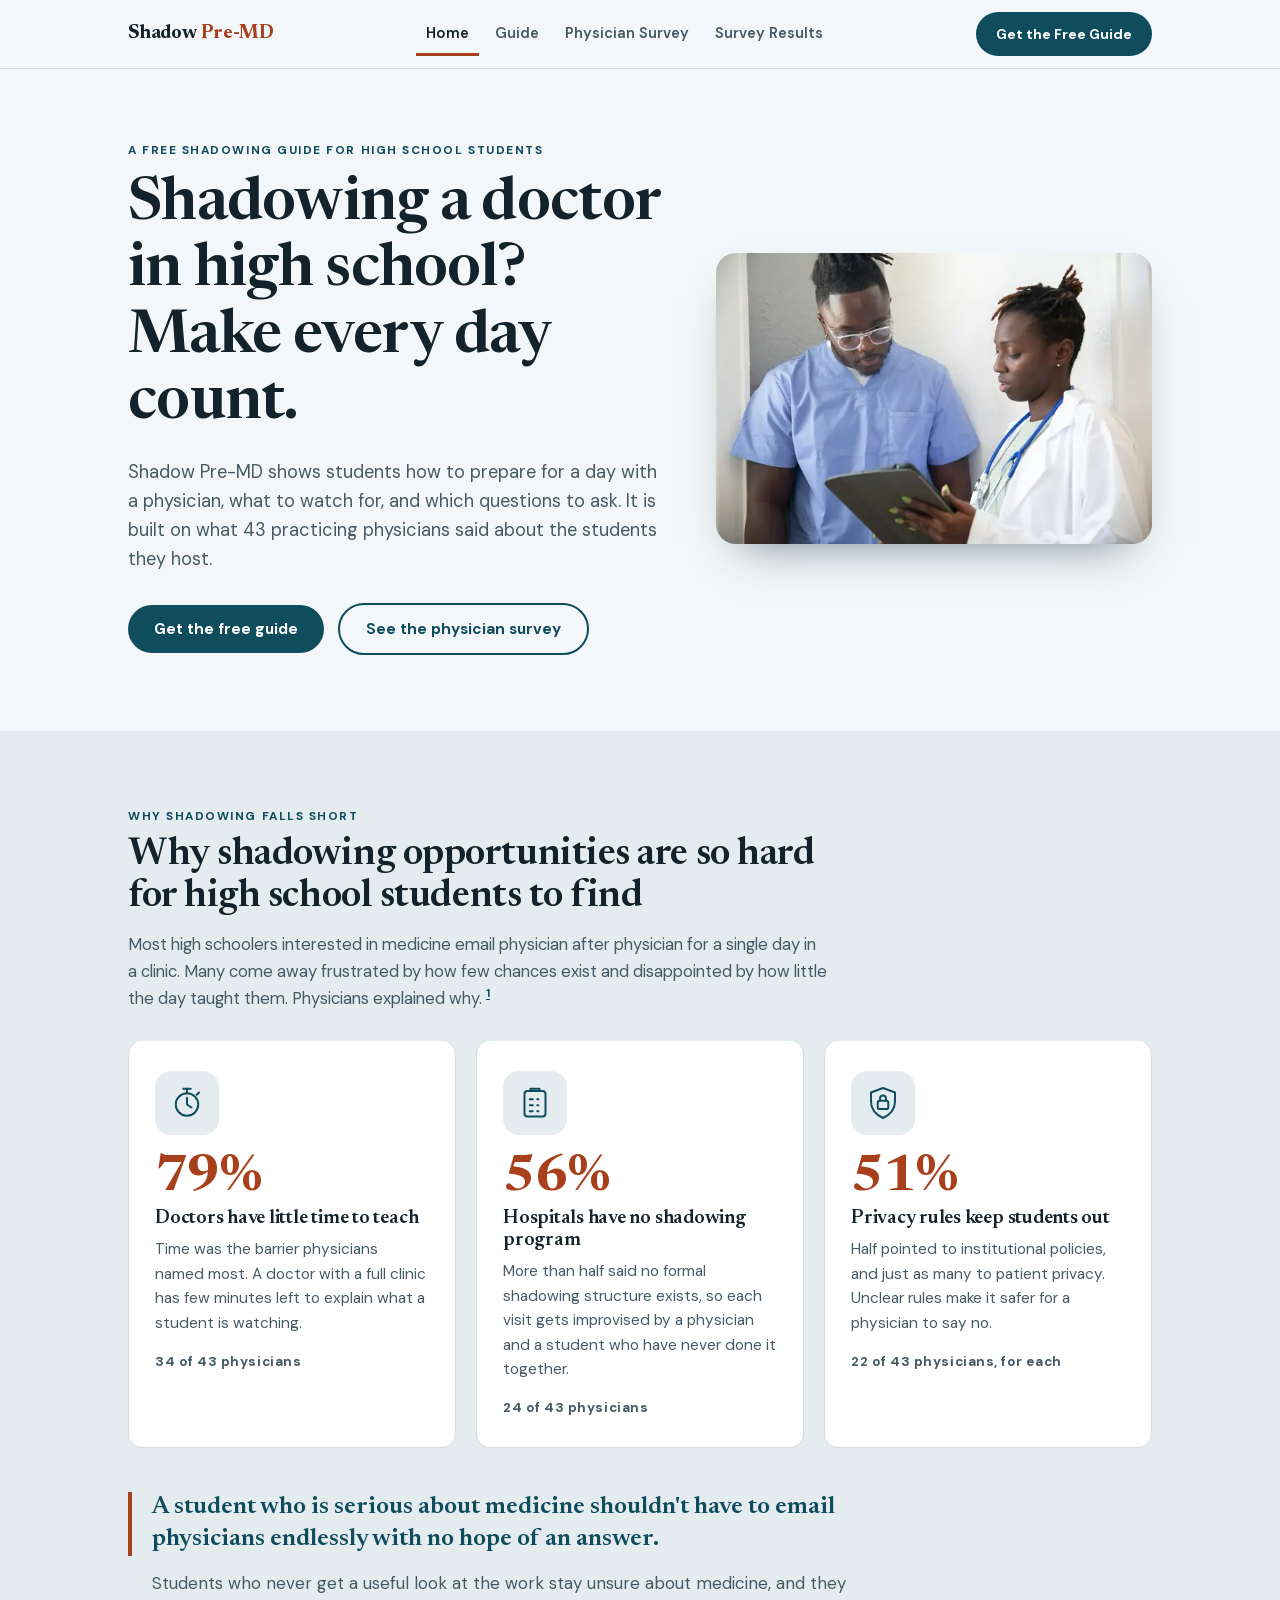
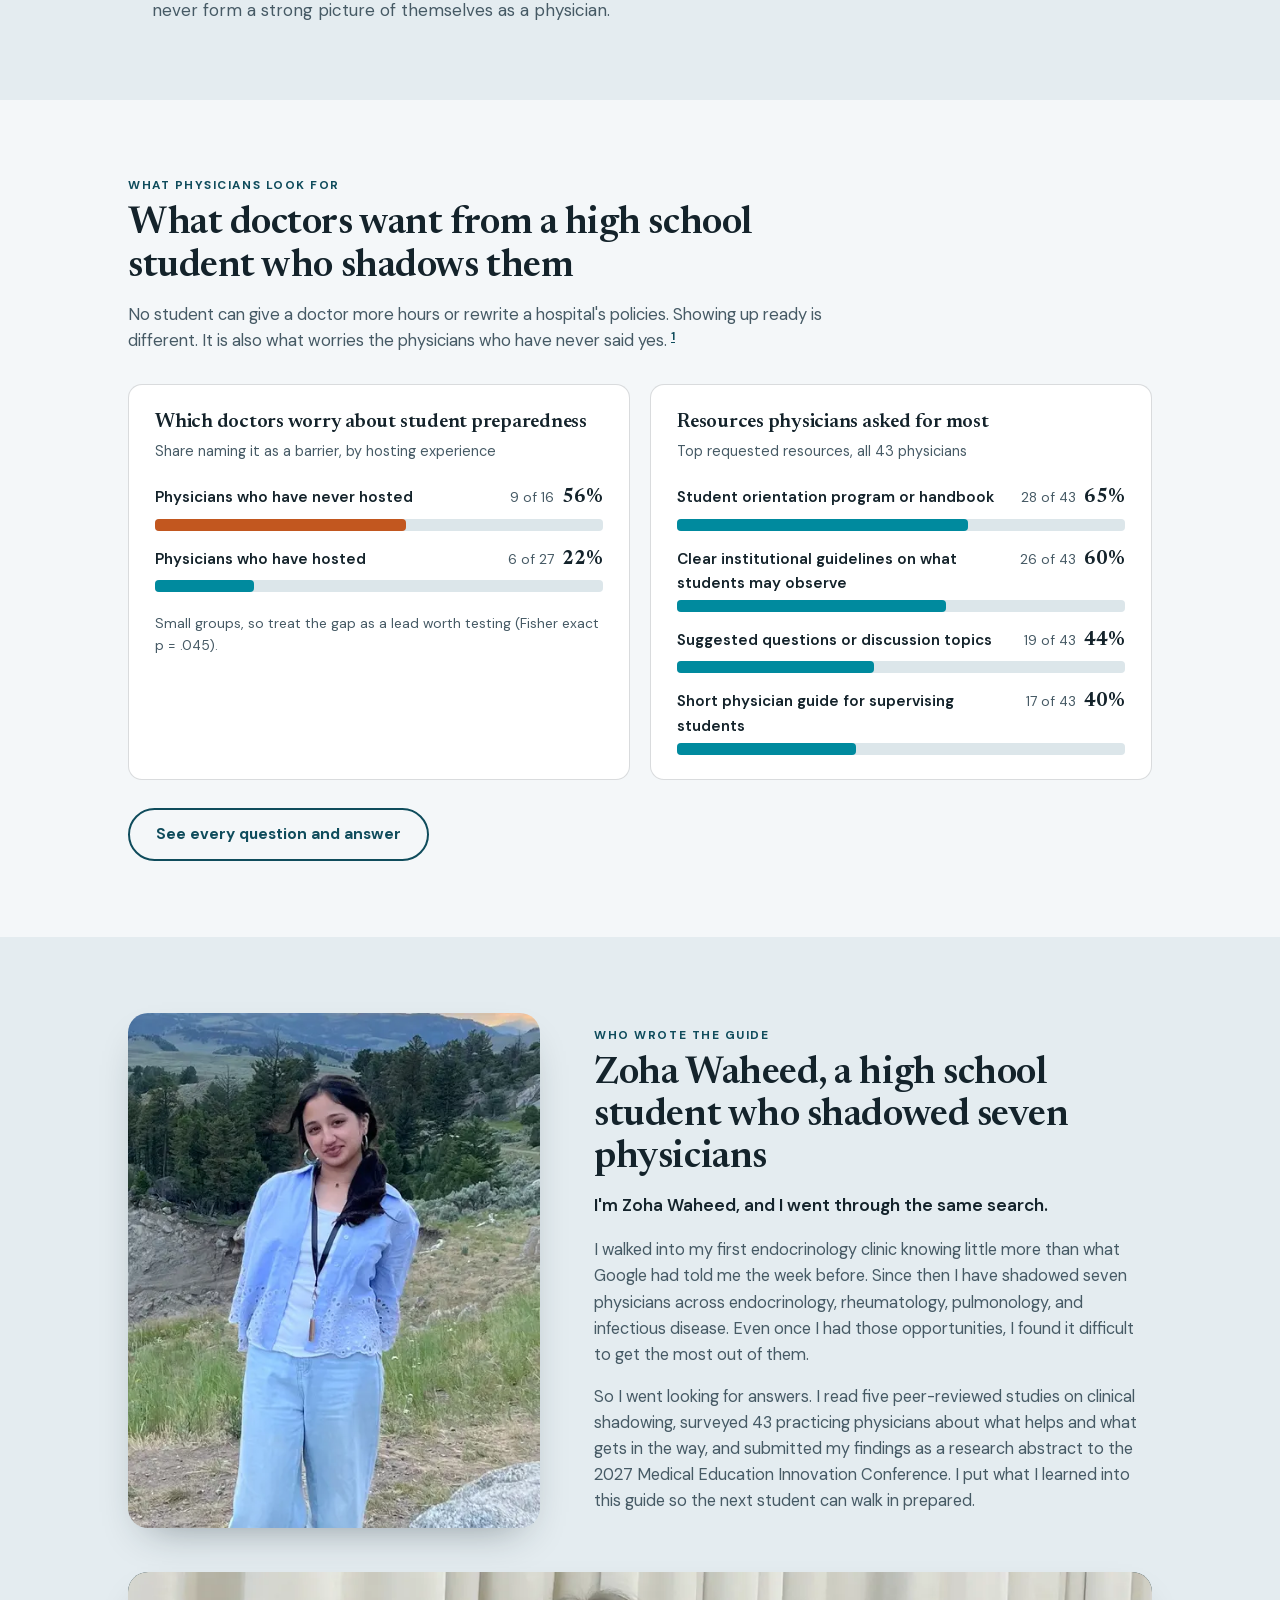
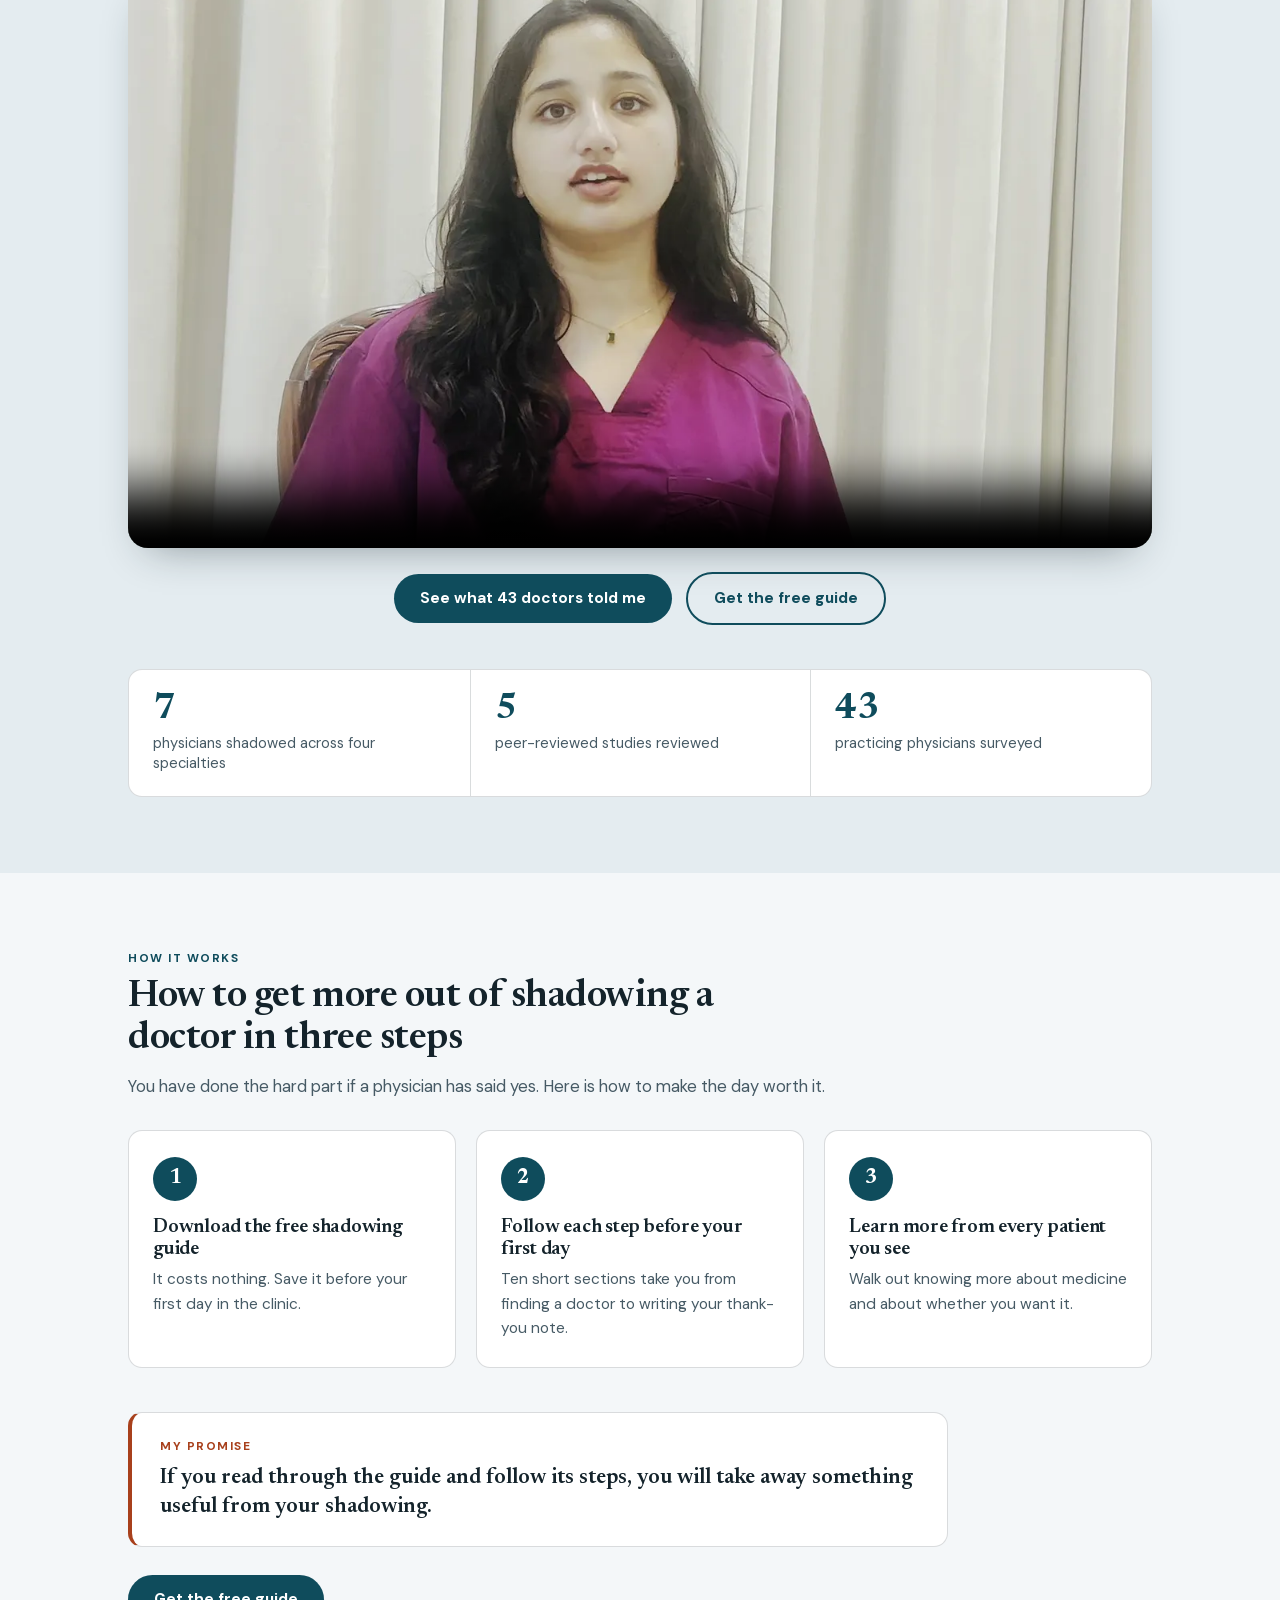
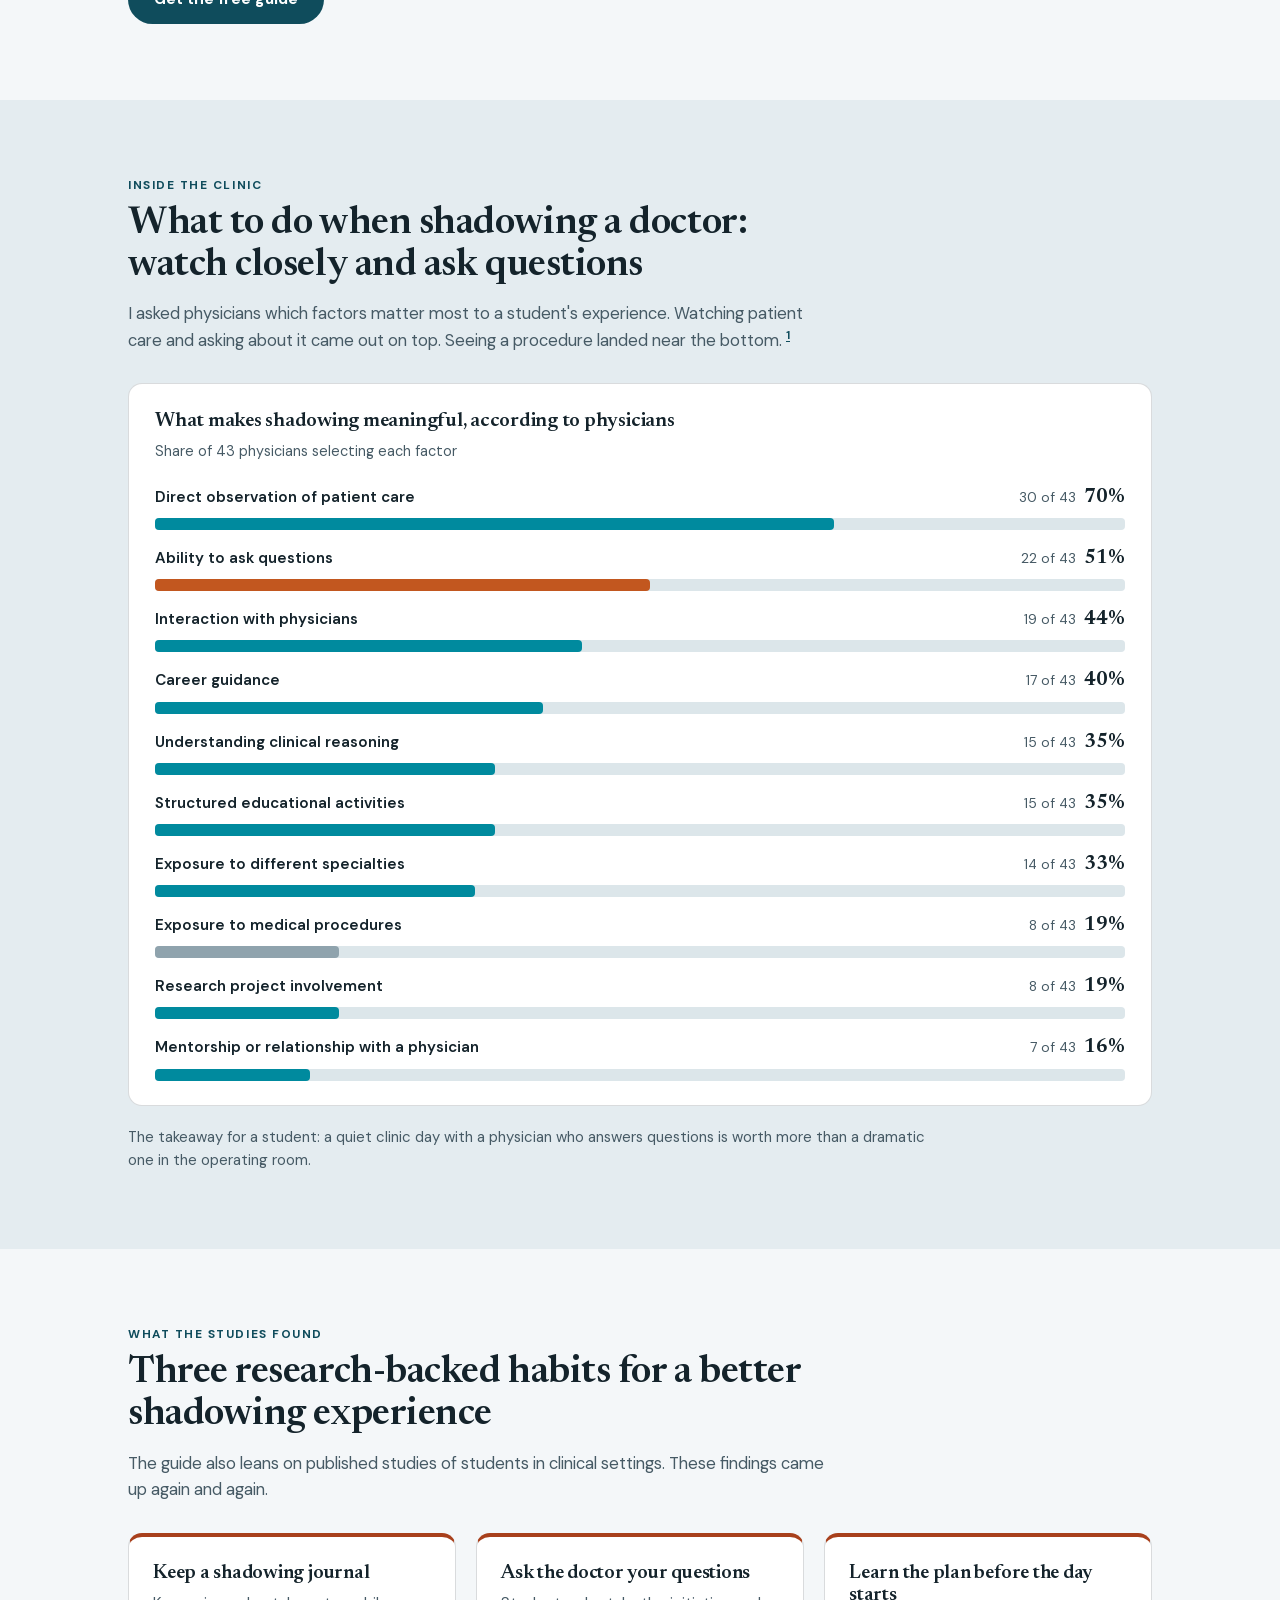
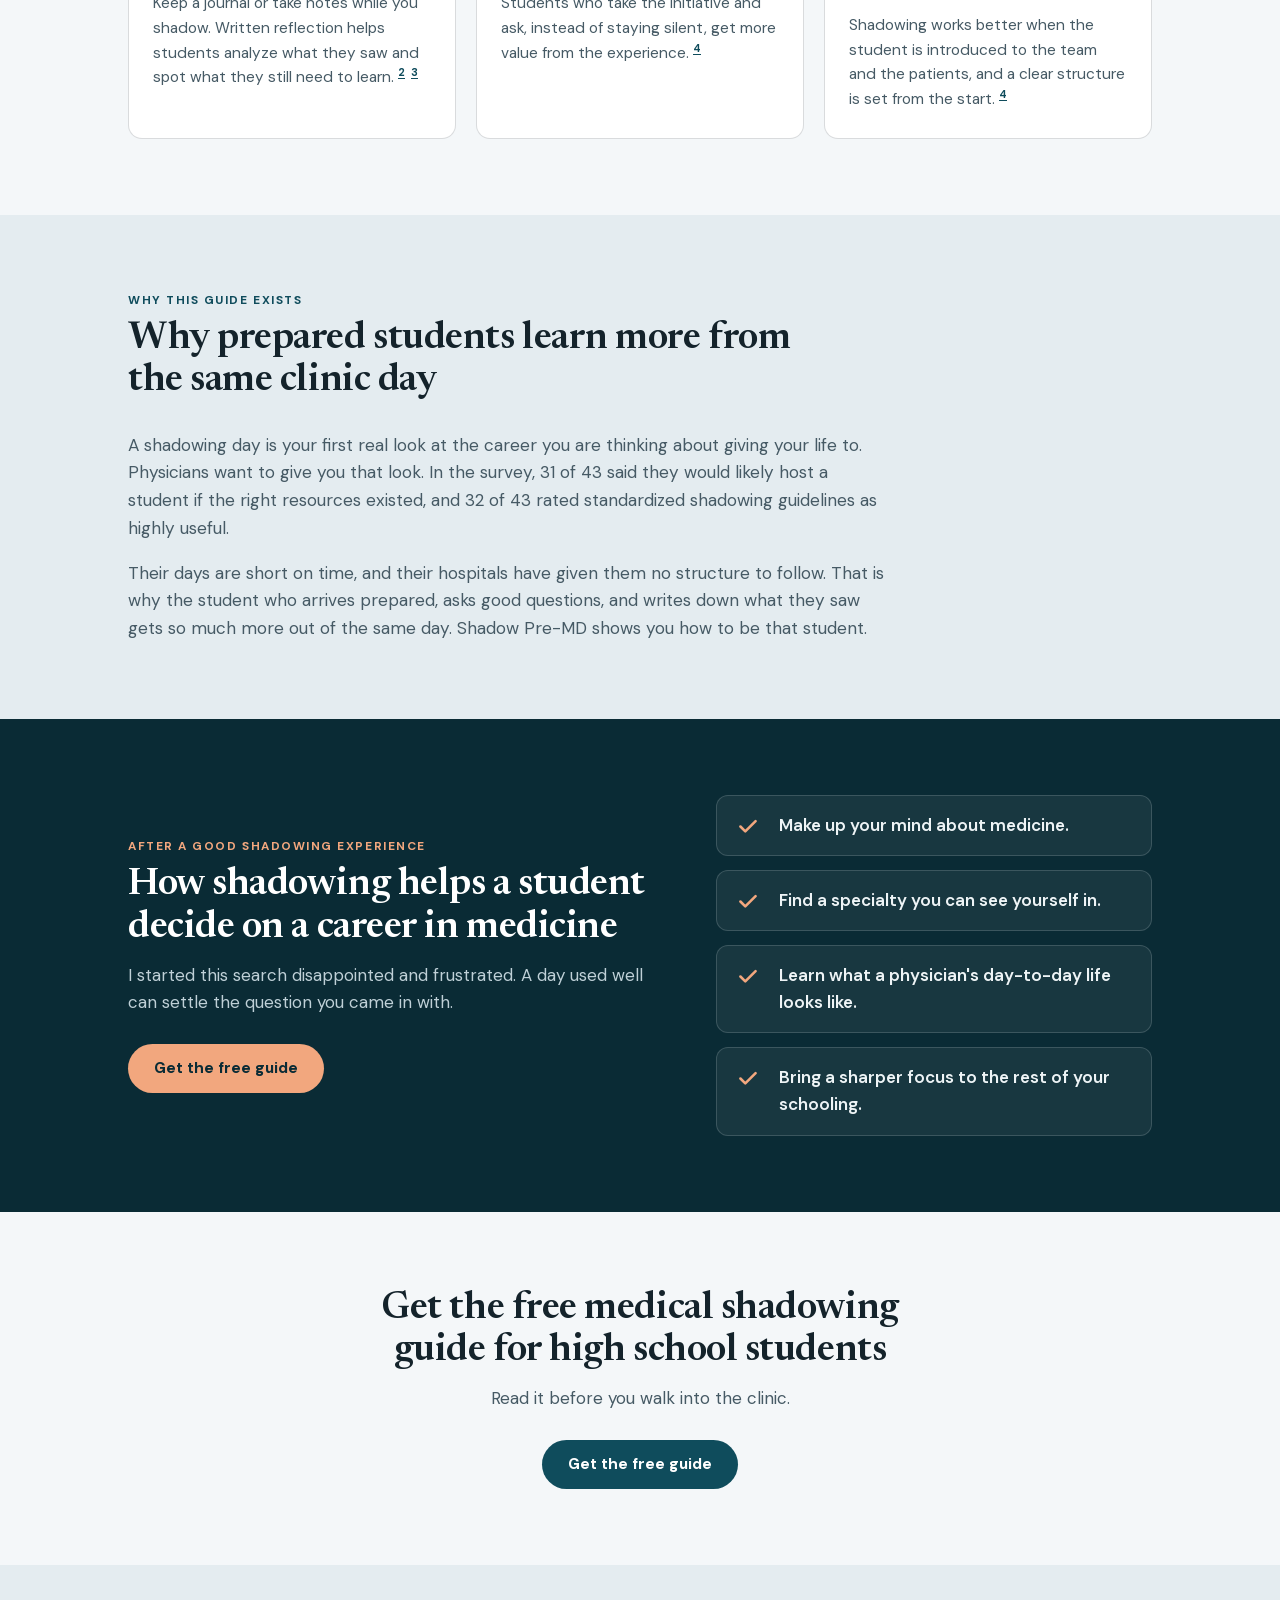
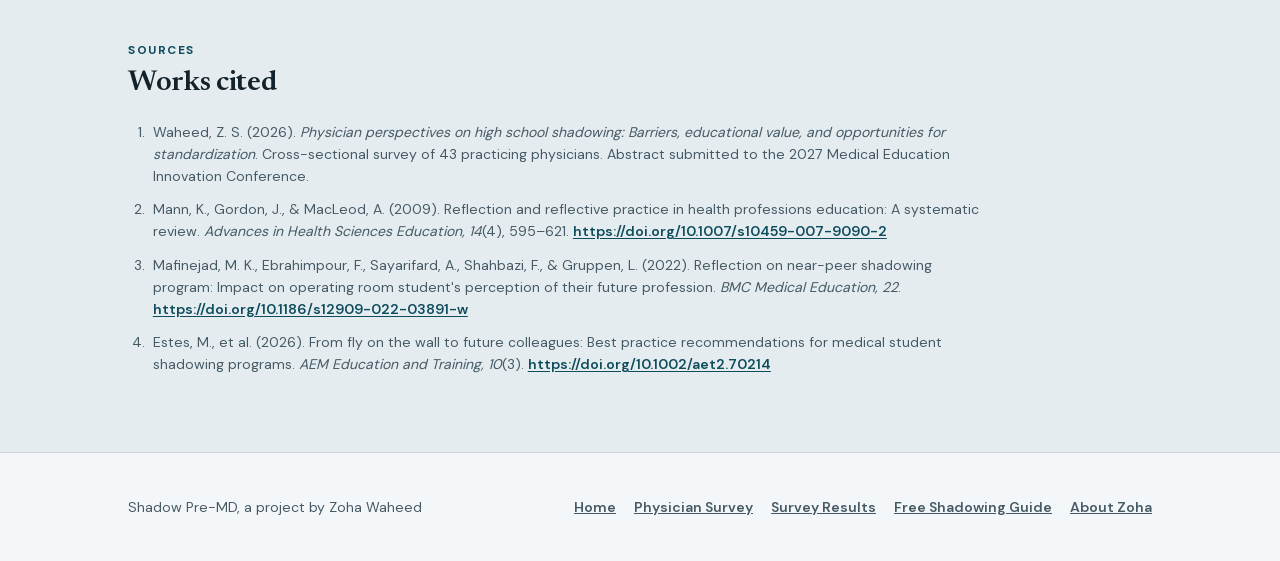
<file: index.html>
<!DOCTYPE html>
<html lang="en">
<head>
<meta charset="UTF-8">
<meta name="viewport" content="width=device-width, initial-scale=1.0">
<title>How to Shadow a Doctor in High School | Shadow Pre-MD</title>
<meta name="description" content="A free guide to shadowing a doctor in high school: how to prepare, what to watch, and which questions to ask. Built from a survey of 43 physicians.">
<meta name="robots" content="index,follow,max-image-preview:large">
<link rel="canonical" href="https://odyssey-jotun.github.io/Shadow-Pre-MD/">
<meta name="author" content="Zoha Waheed">
<meta name="theme-color" content="#F4F7F9">
<meta property="og:site_name" content="Shadow Pre-MD">
<meta property="og:title" content="How to Shadow a Doctor in High School | Shadow Pre-MD">
<meta property="og:description" content="A free guide to shadowing a doctor in high school: how to prepare, what to watch, and which questions to ask. Built from a survey of 43 physicians.">
<meta property="og:type" content="website">
<meta property="og:url" content="https://odyssey-jotun.github.io/Shadow-Pre-MD/">
<meta property="og:image" content="https://odyssey-jotun.github.io/Shadow-Pre-MD/images/og.jpg">
<meta property="og:image:width" content="1200">
<meta property="og:image:height" content="630">
<meta property="og:image:alt" content="Shadow Pre-MD: a free medical shadowing guide for high school students">
<meta name="twitter:card" content="summary_large_image">
<link rel="icon" href="favicon.svg" type="image/svg+xml">
<link rel="preload" as="image" type="image/webp" href="images/hero-student-doctor-960.webp" imagesrcset="images/hero-student-doctor-600.webp 600w, images/hero-student-doctor-800.webp 800w, images/hero-student-doctor-960.webp 960w" imagesizes="(max-width: 860px) calc(100vw - 40px), 500px" fetchpriority="high">
<link rel="preload" href="fonts/newsreader-normal.woff2" as="font" type="font/woff2" crossorigin>
<link rel="preload" href="fonts/dm-sans-normal.woff2" as="font" type="font/woff2" crossorigin>
<style>@font-face{font-family:'Newsreader';font-style:normal;font-weight:600 700;font-display:swap;src:url(fonts/newsreader-normal.woff2) format('woff2')}@font-face{font-family:'DM Sans';font-style:normal;font-weight:400 700;font-display:swap;src:url(fonts/dm-sans-normal.woff2) format('woff2')}:root{--bg:#F4F7F9;--bg-alt:#E4ECF0;--card:#FFFFFF;--ink:#14232B;--ink-soft:#465A65;--primary:#0F4C5C;--primary-dk:#0A2B35;--accent:#A8401C;--on-dark:#EEF4F6;--on-dark-soft:#BFD0D7;--accent-dark-bg:#F2A77E;--c1:#008A9E;--c2:#C2571F;--track:#DCE6EA;--line:rgba(20,35,43,0.16);--radius:14px;--wrap:1080px;--flow-tight:0.35em;--flow-block:44px;--flow-section:76px}*{box-sizing:border-box}html{scroll-behavior:smooth;scroll-padding-top:84px}@media (prefers-reduced-motion:reduce){html{scroll-behavior:auto}*{animation-duration:0.001ms !important;transition-duration:0.001ms !important}}body{margin:0;background:var(--bg);color:var(--ink);font-family:'DM Sans',ui-sans-serif,system-ui,-apple-system,'Segoe UI',sans-serif;font-size:17px;line-height:1.6;-webkit-font-smoothing:antialiased}h1,h2,h3{font-family:'Newsreader',Georgia,'Times New Roman',serif;font-weight:600;line-height:1.12;margin:0 0 var(--flow-tight);color:var(--ink);letter-spacing:-0.012em}p{margin:0 0 1em}p:last-child{margin-bottom:0}a{color:inherit}img{max-width:100%;height:auto}.wrap{max-width:var(--wrap);margin:0 auto;padding:0 28px}.sr-only{position:absolute;width:1px;height:1px;padding:0;margin:-1px;overflow:hidden;clip:rect(0,0,0,0);white-space:nowrap;border:0}.skip{position:absolute;left:-9999px;top:10px;background:var(--card);color:var(--ink);padding:12px 18px;border-radius:999px;z-index:100;text-decoration:none;font-weight:700;border:2px solid var(--primary)}.skip:focus{left:16px}.eyebrow{font-weight:700;font-size:0.74rem;letter-spacing:0.13em;text-transform:uppercase;color:var(--primary);display:block;margin:0 0 8px}a:focus-visible,button:focus-visible{outline:3px solid var(--accent);outline-offset:3px;border-radius:4px}.cite{font-size:0.68em;vertical-align:super;font-weight:700;color:var(--primary);text-decoration:underline;text-underline-offset:2px;margin-left:2px;padding:0 2px}.textlink{color:var(--primary);font-weight:700;text-underline-offset:3px}nav.site{position:sticky;top:0;z-index:20;background:rgba(244,247,249,0.95);backdrop-filter:blur(8px);border-bottom:1px solid var(--line)}nav.site .wrap{display:flex;align-items:center;justify-content:space-between;gap:8px 20px;padding-top:12px;padding-bottom:12px;flex-wrap:wrap}.wordmark{font-family:'Newsreader',Georgia,serif;font-weight:700;font-size:1.22rem;letter-spacing:-0.01em;color:var(--ink);text-decoration:none;white-space:nowrap}.wordmark span{color:var(--accent)}nav.site ul{list-style:none;display:flex;align-items:center;gap:6px;margin:0;padding:0;font-size:0.92rem;font-weight:600}nav.site ul a{text-decoration:none;color:var(--ink-soft);display:inline-flex;align-items:center;min-height:44px;padding:0 10px;white-space:nowrap}nav.site ul a:hover{color:var(--primary);text-decoration:underline}nav.site ul a[aria-current="page"]{color:var(--ink);box-shadow:inset 0 -3px 0 var(--accent)}nav.site a.nav-cta{display:inline-flex;align-items:center;min-height:44px;background:var(--primary);color:#FFFFFF;padding:0 20px;border-radius:999px;font-size:0.88rem;font-weight:700;text-decoration:none;white-space:nowrap}nav.site a.nav-cta:hover{background:var(--primary-dk)}.nav-right{display:flex;align-items:center;gap:10px}.btn{display:inline-flex;align-items:center;justify-content:center;min-height:48px;background:var(--primary);color:#FFFFFF;text-decoration:none;font-weight:700;font-size:0.96rem;padding:12px 26px;border-radius:999px;transition:background 0.15s ease}.btn:hover{background:var(--primary-dk)}.btn.ghost{background:transparent;color:var(--primary);border:2px solid var(--primary)}.btn.ghost:hover{background:var(--primary);color:#FFFFFF}.btn.light{background:var(--accent-dark-bg);color:var(--primary-dk)}.btn.light:hover{background:#F7BD9D}.btn-row{display:flex;gap:14px;flex-wrap:wrap;align-items:center;margin-top:28px}section{padding:var(--flow-section) 0}.band{background:var(--bg-alt)}.section-head{max-width:700px;margin-bottom:30px}.section-head h2,.about-text h2,.after h2,.closing h2{font-size:clamp(1.75rem,3.2vw,2.35rem)}.section-head p{color:var(--ink-soft);font-size:1.04rem}.hero{padding:72px 0 76px}.split{display:grid;grid-template-columns:1.1fr 0.9fr;gap:54px;align-items:center}.split.flip{grid-template-columns:0.85fr 1.15fr}.hero h1{font-size:clamp(2.4rem,5.4vw,3.7rem)}.hero .lede{font-size:1.14rem;color:var(--ink-soft);margin-top:6px;max-width:34em}.page-hero{padding:60px 0 56px}.page-hero h1{font-size:clamp(2.1rem,4.6vw,3.1rem);max-width:18em}.page-hero .lede{font-size:1.1rem;color:var(--ink-soft);max-width:40em;margin-top:6px}.hero-panel{background:var(--primary-dk);color:var(--on-dark);border-radius:20px;padding:32px 30px 30px;box-shadow:0 22px 44px -24px rgba(10,43,53,0.7)}.hero-panel .eyebrow{color:var(--accent-dark-bg);margin-bottom:18px}.hp-rows{list-style:none;margin:0;padding:0;display:grid;gap:22px}.hp-rows .top{display:flex;align-items:baseline;gap:14px;margin-bottom:8px}.hp-rows .n{font-family:'Newsreader',Georgia,serif;font-weight:700;font-size:2.3rem;line-height:1;color:#FFFFFF;min-width:4.6rem}.hp-rows .t{font-size:0.96rem;line-height:1.4;color:var(--on-dark)}.hp-rows .track{height:8px;border-radius:4px;background:rgba(238,244,246,0.16);overflow:hidden}.hp-rows .fill{display:block;height:100%;border-radius:0 4px 4px 0;background:var(--accent-dark-bg)}.hero-panel .src{margin:22px 0 0;font-size:0.84rem;color:var(--on-dark-soft)}.hero-panel .src a{color:var(--accent-dark-bg)}.cards{display:grid;grid-template-columns:repeat(3,1fr);gap:20px}.card{background:var(--card);border:1px solid var(--line);border-radius:var(--radius);padding:26px 24px;border-top:4px solid var(--accent)}.card h3{font-size:1.22rem}.card p{font-size:0.96rem;color:var(--ink-soft)}.card .num{font-family:'Newsreader',Georgia,serif;font-weight:700;font-size:clamp(2.1rem,3.6vw,2.7rem);line-height:1;letter-spacing:-0.02em;color:var(--primary);margin:0 0 8px}.problem{border-top:0;padding:30px 26px 28px;text-align:left}.problem .icon{width:64px;height:64px;border-radius:16px;background:var(--bg-alt);color:var(--primary);display:flex;align-items:center;justify-content:center;margin-bottom:18px}.problem .icon svg{width:36px;height:36px}.problem .num{font-size:clamp(2.6rem,4.4vw,3.2rem);color:var(--accent);margin-bottom:4px}.problem .of{font-size:0.84rem;font-weight:700;letter-spacing:0.04em;color:var(--ink-soft);margin:10px 0 0}.punch{font-family:'Newsreader',Georgia,serif;font-weight:600;font-size:clamp(1.25rem,2.3vw,1.55rem);line-height:1.3;color:var(--primary);max-width:760px;margin:var(--flow-block) 0 0;border-left:4px solid var(--accent);padding-left:20px}.punch + p{max-width:760px;color:var(--ink-soft);margin:14px 0 0;padding-left:24px}.strip{list-style:none;margin:var(--flow-block) 0 0;padding:0;display:grid;grid-template-columns:repeat(3,1fr);gap:0;background:var(--card);border:1px solid var(--line);border-radius:var(--radius)}.strip.four{grid-template-columns:repeat(4,1fr)}.strip li{padding:22px 24px;border-left:1px solid var(--line)}.strip li:first-child{border-left:0}.strip .n{display:block;font-family:'Newsreader',Georgia,serif;font-weight:700;font-size:2.2rem;line-height:1;color:var(--primary);margin-bottom:6px}.strip .t{font-size:0.92rem;color:var(--ink-soft);line-height:1.4;display:block}.charts{display:grid;grid-template-columns:1fr 1fr;gap:20px}.chart{background:var(--card);border:1px solid var(--line);border-radius:var(--radius);padding:26px 26px 24px;margin:0}.chart.stack{margin-top:20px}.chart h3{font-size:1.25rem}.chart .sub{font-size:0.9rem;color:var(--ink-soft);margin:0 0 20px}.chart .foot{font-size:0.86rem;color:var(--ink-soft);margin:20px 0 0}.qnum{display:inline-block;font-weight:700;font-size:0.74rem;letter-spacing:0.12em;text-transform:uppercase;color:var(--accent);margin:0 0 8px}.bars{list-style:none;margin:0;padding:0;display:grid;gap:14px}.bars .lab{display:flex;justify-content:space-between;align-items:baseline;gap:12px;font-size:0.95rem;font-weight:600;color:var(--ink);margin-bottom:5px}.bars .val{white-space:nowrap;font-weight:400;color:var(--ink-soft);font-size:0.86rem}.bars .val b{font-family:'Newsreader',Georgia,serif;font-size:1.18rem;font-weight:700;color:var(--ink);margin-left:8px}.bars .track{height:12px;background:var(--track);border-radius:4px;overflow:hidden}.bars .fill{display:block;height:100%;background:var(--c1);border-radius:0 4px 4px 0}.bars li.muted .fill{background:#8FA3AD}.bars li.hl .fill{background:var(--c2)}.legend{list-style:none;margin:0 0 18px;padding:0;display:flex;flex-wrap:wrap;gap:8px 22px;font-size:0.9rem;color:var(--ink-soft);font-weight:600}.legend li{display:inline-flex;align-items:center;gap:8px}.mk{display:inline-block;width:14px;height:14px;flex:none}.mk.host{background:var(--c1);border-radius:50%}.mk.never{background:var(--c2);transform:rotate(45deg);border-radius:2px;width:12px;height:12px}.dumb{list-style:none;margin:0;padding:0;display:grid;gap:18px}.dumb .lab{display:flex;justify-content:space-between;align-items:baseline;gap:12px;font-size:0.95rem;font-weight:600;margin-bottom:8px}.dumb .gap{white-space:nowrap;font-size:0.86rem;font-weight:400;color:var(--ink-soft)}.dumb .gap b{font-family:'Newsreader',Georgia,serif;font-size:1.1rem;color:var(--ink);margin-left:6px}.dumb .rail{position:relative;height:22px;margin:0 9px}.dumb .rail:before{content:"";position:absolute;left:-9px;right:-9px;top:9px;height:4px;border-radius:2px;background:var(--track)}.dumb .link{position:absolute;top:9px;height:4px;background:#9FB2BB}.dumb .pt{position:absolute;top:2px;width:18px;height:18px;margin-left:-9px;border:2px solid #FFFFFF}.dumb .pt.host{background:var(--c1);border-radius:50%}.dumb .pt.never{background:var(--c2);transform:rotate(45deg) scale(0.86);border-radius:3px}.dumb .nums{display:flex;gap:18px;font-size:0.84rem;color:var(--ink-soft);margin-top:6px}.axis{display:flex;justify-content:space-between;font-size:0.76rem;color:var(--ink-soft);margin:14px 0 0}.cols{display:grid;grid-template-columns:repeat(5,1fr);gap:10px;align-items:end;height:190px;margin:0;padding:0;list-style:none;border-bottom:2px solid var(--track)}.cols li{display:flex;flex-direction:column;justify-content:flex-end;align-items:center;height:100%}.cols .c{font-family:'Newsreader',Georgia,serif;font-weight:700;font-size:1.1rem;margin-bottom:4px}.cols .b{width:100%;max-width:64px;background:var(--c1);border-radius:4px 4px 0 0;min-height:2px}.cols li.lo .b{background:#8FA3AD}.cols-x{display:grid;grid-template-columns:repeat(5,1fr);gap:10px;margin:8px 0 0;padding:0;list-style:none;text-align:center;font-size:0.84rem;color:var(--ink-soft);font-weight:600}.cols-ends{display:flex;justify-content:space-between;font-size:0.78rem;color:var(--ink-soft);margin-top:2px}.mean{font-size:0.95rem;color:var(--ink-soft);margin:0 0 18px}.mean b{font-family:'Newsreader',Georgia,serif;font-size:1.7rem;color:var(--ink);margin-right:6px}.waffle{display:grid;grid-template-columns:repeat(11,1fr);gap:7px;max-width:420px;margin:0;padding:0;list-style:none}.waffle span{aspect-ratio:1/1;border-radius:50%;background:var(--c1)}.waffle span.never{background:var(--c2);border-radius:3px;transform:rotate(45deg) scale(0.8)}.pairs{list-style:none;margin:0;padding:0;display:grid;gap:14px}.pairs li{display:grid;grid-template-columns:1fr 44px 1fr;align-items:center;gap:10px;background:var(--card);border:1px solid var(--line);border-radius:var(--radius);padding:18px 20px}.pairs .side .k{display:block;font-size:0.72rem;font-weight:700;letter-spacing:0.12em;text-transform:uppercase;color:var(--ink-soft);margin-bottom:4px}.pairs .side .v{display:flex;align-items:baseline;gap:10px;font-weight:600;line-height:1.3}.pairs .side .v b{font-family:'Newsreader',Georgia,serif;font-size:1.7rem;line-height:1;color:var(--accent)}.pairs .side.res .v b{color:var(--primary)}.pairs .arrow{color:#7F949E;display:flex;justify-content:center}.pairs .arrow svg{width:30px;height:30px}.tablewrap{overflow-x:auto;margin-top:22px}table.data{border-collapse:collapse;width:100%;font-size:0.9rem;min-width:520px}table.data th,table.data td{text-align:right;padding:9px 10px;border-bottom:1px solid var(--line)}table.data th:first-child,table.data td:first-child{text-align:left}table.data thead th{font-size:0.74rem;letter-spacing:0.08em;text-transform:uppercase;color:var(--ink-soft)}table.data tr.sig td{background:#FBF1EC;font-weight:600}.note{margin-top:20px;font-size:0.93rem;color:var(--ink-soft);max-width:820px}.finding{margin-top:var(--flow-block)}.finding:first-of-type{margin-top:0}.finding>h3{font-size:clamp(1.35rem,2.4vw,1.65rem);max-width:26em}.finding>p{color:var(--ink-soft);max-width:46em;margin-bottom:20px}.limits{list-style:none;margin:0;padding:0;display:grid;grid-template-columns:1fr 1fr;gap:16px}.limits li{background:var(--card);border:1px solid var(--line);border-radius:var(--radius);padding:20px 22px}.limits h3{font-size:1.1rem}.limits p{font-size:0.93rem;color:var(--ink-soft)}.qlist{margin:0;padding-left:1.3rem;display:grid;gap:8px;max-width:46em;color:var(--ink-soft)}.qlist li{padding-left:4px}.about-photo{border-radius:20px;overflow:hidden;aspect-ratio:4/5;box-shadow:0 18px 40px -20px rgba(20,35,43,0.45);background:var(--bg-alt)}.about-photo img{width:100%;height:100%;object-fit:cover;object-position:center 20%;display:block}.about-text p{color:var(--ink-soft);font-size:1.02rem}.story-video{margin:var(--flow-block) 0 0;border-radius:20px;overflow:hidden;background:var(--primary-dk);aspect-ratio:16/9;box-shadow:0 18px 40px -20px rgba(20,35,43,0.45)}.story-video video{width:100%;height:100%;display:block;object-fit:cover}.story-video + .btn-row{justify-content:center;margin-top:24px}.about-text p.name-line{color:var(--ink);font-weight:600;font-size:1.08rem}.steps{list-style:none;margin:0;padding:0;display:grid;grid-template-columns:repeat(3,1fr);gap:20px;counter-reset:step}.steps li{background:var(--card);border:1px solid var(--line);border-radius:var(--radius);padding:26px 24px;counter-increment:step}.steps li:before{content:counter(step);display:flex;align-items:center;justify-content:center;width:44px;height:44px;border-radius:50%;background:var(--primary);color:#FFFFFF;font-family:'Newsreader',Georgia,serif;font-weight:700;font-size:1.3rem;margin-bottom:16px}.steps h3{font-size:1.22rem}.steps p{font-size:0.96rem;color:var(--ink-soft)}.promise{margin-top:var(--flow-block);background:var(--card);border:1px solid var(--line);border-left:4px solid var(--accent);border-radius:var(--radius);padding:24px 28px;max-width:820px}.promise .eyebrow{color:var(--accent)}.promise p{font-family:'Newsreader',Georgia,serif;font-weight:600;font-size:clamp(1.15rem,2vw,1.35rem);line-height:1.35;color:var(--ink)}.explain{max-width:760px}.explain p{font-size:1.08rem;color:var(--ink-soft)}.after{background:var(--primary-dk);color:var(--on-dark)}.after h2{color:#FFFFFF}.after p{color:var(--on-dark-soft)}.after .eyebrow{color:var(--accent-dark-bg)}.outcomes{list-style:none;margin:0;padding:0;display:grid;gap:14px}.outcomes li{display:grid;grid-template-columns:30px 1fr;gap:14px;align-items:start;background:rgba(255,255,255,0.06);border:1px solid rgba(238,244,246,0.16);border-radius:12px;padding:16px 18px;font-weight:600;color:var(--on-dark)}.outcomes svg{width:26px;height:26px;margin-top:1px}.closing{text-align:center}.closing .wrap{max-width:640px}.closing p{color:var(--ink-soft)}.closing .btn-row{justify-content:center}.refs ol{max-width:860px;margin:0;padding-left:1.3rem;display:grid;gap:12px;font-size:0.88rem;color:var(--ink-soft);line-height:1.55}.refs li{padding-left:4px}.refs h2{font-size:clamp(1.4rem,2.6vw,1.8rem)}.refs a.src{color:var(--primary);font-weight:600;text-underline-offset:2px;word-break:break-word}footer{border-top:1px solid var(--line);padding:32px 0;font-size:0.88rem;color:var(--ink-soft)}footer .wrap{display:flex;justify-content:space-between;align-items:center;flex-wrap:wrap;gap:10px 24px}footer ul{list-style:none;display:flex;flex-wrap:wrap;gap:4px 18px;margin:0;padding:0;font-weight:600}footer ul a{display:inline-flex;align-items:center;min-height:44px}@media (max-width:860px){.split,.split.flip{grid-template-columns:1fr;gap:36px}.about-photo{max-width:400px;margin:0 auto;width:100%}.cards,.steps,.charts,.limits{grid-template-columns:1fr}.strip.four{grid-template-columns:1fr 1fr}.strip.four li:nth-child(3){border-left:0}.strip.four li:nth-child(n+3){border-top:1px solid var(--line)}}@media (max-width:900px){nav.site ul{order:3;width:100%;justify-content:space-between;gap:0;border-top:1px solid var(--line);margin-top:2px}nav.site ul a{padding:0 4px;font-size:0.86rem}html{scroll-padding-top:130px}}@media (min-width:560px) and (max-width:900px){nav.site ul{justify-content:flex-start;gap:18px}}@media (max-width:620px){:root{--flow-section:54px;--flow-block:34px}.wrap{padding:0 20px}.hero{padding:40px 0 54px}.page-hero{padding:40px 0 44px}.hero-panel{padding:28px 22px 26px}.btn-row .btn{width:100%}.strip,.strip.four{grid-template-columns:1fr}.strip li,.strip.four li:nth-child(n){border-left:0;border-top:1px solid var(--line)}.strip li:first-child,.strip.four li:first-child{border-top:0}.chart{padding:22px 18px 20px}.pairs li{grid-template-columns:1fr;gap:6px}.pairs .arrow svg{transform:rotate(90deg)}.pairs .arrow{justify-content:flex-start}.cols{height:160px;gap:6px}.cols-x{gap:6px}}.hero .eyebrow,.page-hero .eyebrow{margin-bottom:12px}:root{--gold:#D9A441}.sec-head{display:grid;grid-template-columns:auto 1fr;gap:18px;align-items:baseline;padding-bottom:18px;border-bottom:1px solid var(--line)}.sec-num{font-weight:700;font-size:0.95rem;letter-spacing:0.06em;color:var(--accent)}.sec-head h2{font-size:clamp(1.9rem,3.8vw,2.7rem);margin-bottom:0.18em}.kicker{font-size:0.78rem;font-weight:700;letter-spacing:0.12em;text-transform:uppercase;color:var(--ink-soft);margin:0}.lead{font-size:1.1rem;color:var(--ink);max-width:46em;margin:22px 0 0}.stats{list-style:none;margin:28px 0 0;padding:0;display:grid;grid-template-columns:repeat(3,1fr);gap:20px}.stats li{background:var(--card);border:1px solid var(--line);border-radius:var(--radius);padding:24px 24px 22px;border-bottom:6px solid var(--c2)}.stats li.teal{border-bottom-color:var(--c1)}.stats li.gold{border-bottom-color:var(--gold)}.stats .n{display:block;font-family:'Newsreader',Georgia,serif;font-weight:700;font-size:clamp(2.2rem,4vw,2.9rem);line-height:1;letter-spacing:-0.02em;color:var(--primary);margin-bottom:10px}.stats .t{display:block;font-size:0.95rem;font-weight:600;color:var(--ink-soft);line-height:1.45}.stats + .charts,.stats + .chart{margin-top:20px}.charts.duo{grid-template-columns:0.8fr 1.2fr}.donut{position:relative;width:min(240px,78%);margin:4px auto 18px}.donut svg{display:block;width:100%;height:auto}.donut .mid{position:absolute;inset:0;display:flex;flex-direction:column;align-items:center;justify-content:center;text-align:center;padding:0 26%}.donut .mid .n{font-family:'Newsreader',Georgia,serif;font-weight:700;font-size:2.1rem;line-height:1;color:var(--ink)}.donut .mid .t{font-size:0.78rem;color:var(--ink-soft);line-height:1.25;margin-top:4px}.legend.center{justify-content:center;margin:0}.legend .sw{display:inline-block;width:22px;height:6px;border-radius:3px;flex:none}.band-quote{position:relative;margin:28px 0 0;padding:34px 36px 32px 72px;background:var(--primary-dk);color:#FFFFFF;border-radius:18px}.band-quote:before{content:"\201C";position:absolute;left:28px;top:14px;font-family:'Newsreader',Georgia,serif;font-size:4.2rem;line-height:1;color:var(--accent-dark-bg)}.band-quote p{font-family:'Newsreader',Georgia,serif;font-style:italic;font-weight:600;font-size:clamp(1.2rem,2.2vw,1.5rem);line-height:1.38;margin:0;max-width:40em}.band-quote cite{display:block;margin-top:12px;font-style:normal;font-size:0.8rem;font-weight:700;letter-spacing:0.12em;text-transform:uppercase;color:var(--accent-dark-bg)}.sub-h{font-size:1.3rem;margin:var(--flow-block) 0 16px}.glance h2{font-size:clamp(1.75rem,3.2vw,2.35rem);max-width:22em}.glance-grid{list-style:none;margin:28px 0 0;padding:0;display:grid;grid-template-columns:1fr 1fr;gap:18px}.glance-grid li{background:rgba(255,255,255,0.07);border:1px solid rgba(238,244,246,0.16);border-radius:var(--radius);padding:24px 26px}.glance-grid .n{display:block;font-family:'Newsreader',Georgia,serif;font-weight:700;font-size:2.5rem;line-height:1;color:var(--accent-dark-bg);margin-bottom:8px}.glance-grid .t{display:block;font-weight:600;color:var(--on-dark);font-size:0.98rem}.btn.ghost.on-dark{color:var(--on-dark);border-color:var(--on-dark-soft)}.btn.ghost.on-dark:hover{background:var(--on-dark);color:var(--primary-dk)}@media (max-width:860px){.charts.duo{grid-template-columns:1fr}}@media (max-width:700px){.stats{grid-template-columns:1fr}}@media (max-width:620px){.sec-head{grid-template-columns:1fr;gap:4px}.band-quote{padding:58px 24px 26px}.band-quote:before{left:22px;top:10px}.glance-grid{grid-template-columns:1fr}}.hero-photo{margin:0;border-radius:20px;overflow:hidden;aspect-ratio:3/2;background:var(--bg-alt);box-shadow:0 22px 44px -24px rgba(10,43,53,0.6)}.hero-photo img{display:block;width:100%;height:100%;object-fit:cover}@media (max-width:860px){.hero .split,.page-hero .split{gap:26px}.hero .hero-photo,.page-hero .hero-photo{order:-1;aspect-ratio:16/10}}</style>
<script type="application/ld+json">{"@context":"https://schema.org","@graph":[{"@type":"WebSite","@id":"https://odyssey-jotun.github.io/Shadow-Pre-MD/#site","url":"https://odyssey-jotun.github.io/Shadow-Pre-MD/","name":"Shadow Pre-MD","description":"A free guide to medical shadowing for high school students.","author":{"@id":"https://odyssey-jotun.github.io/Shadow-Pre-MD/#zoha"},"inLanguage":"en-US"},{"@type":"Person","@id":"https://odyssey-jotun.github.io/Shadow-Pre-MD/#zoha","name":"Zoha Waheed","description":"High school student and author of Shadow Pre-MD, a free guide to medical shadowing.","image":"https://odyssey-jotun.github.io/Shadow-Pre-MD/images/zoha-800.webp","url":"https://odyssey-jotun.github.io/Shadow-Pre-MD/#about"},{"@type":"WebPage","@id":"https://odyssey-jotun.github.io/Shadow-Pre-MD/#page","url":"https://odyssey-jotun.github.io/Shadow-Pre-MD/","name":"How to Shadow a Doctor in High School | Shadow Pre-MD","headline":"How to Shadow a Doctor in High School | Shadow Pre-MD","description":"A free guide to shadowing a doctor in high school: how to prepare, what to watch, and which questions to ask. Built from a survey of 43 physicians.","isPartOf":{"@id":"https://odyssey-jotun.github.io/Shadow-Pre-MD/#site"},"author":{"@id":"https://odyssey-jotun.github.io/Shadow-Pre-MD/#zoha"},"inLanguage":"en-US","datePublished":"2026-09-29","dateModified":"2026-09-29","about":"Medical shadowing for high school students"},{"@type":"VideoObject","@id":"https://odyssey-jotun.github.io/Shadow-Pre-MD/#video","name":"Why I surveyed 43 doctors about shadowing","description":"Zoha Waheed on the shadowing day that made her want to become a doctor, and what 43 physicians told her about hosting high school students.","thumbnailUrl":"https://odyssey-jotun.github.io/Shadow-Pre-MD/images/video-poster.webp","contentUrl":"https://odyssey-jotun.github.io/Shadow-Pre-MD/video/zoha-shadowing-story.mp4","uploadDate":"2026-10-09","duration":"PT58S","inLanguage":"en-US","author":{"@id":"https://odyssey-jotun.github.io/Shadow-Pre-MD/#zoha"}}]}</script>
</head>
<body>

<a class="skip" href="#main">Skip to content</a>
<nav class="site" aria-label="Primary">
  <div class="wrap">
    <a class="wordmark" href="index.html">Shadow <span>Pre-MD</span></a>
    <ul>
      <li><a href="index.html" aria-current="page">Home</a></li>
      <li><a href="guide.html">Guide</a></li>
      <li><a href="survey.html">Physician Survey</a></li>
      <li><a href="results.html">Survey Results</a></li>
    </ul>
    <a href="downloads/shadowing-a-doctor-guide.pdf" download class="nav-cta">Get the Free Guide</a>
  </div>
</nav>

<main id="main">

<header class="hero">
  <div class="wrap split">
    <div>
      <span class="eyebrow">A free shadowing guide for high school students</span>
      <h1>Shadowing a doctor in high school? Make every day count.</h1>
      <p class="lede">Shadow Pre-MD shows students how to prepare for a day with a physician, what to watch for, and which questions to ask. It is built on what 43 practicing physicians said about the students they host.</p>
      <div class="btn-row">
        <a href="downloads/shadowing-a-doctor-guide.pdf" download class="btn">Get the free guide</a>
        <a href="survey.html" class="btn ghost">See the physician survey</a>
      </div>
    </div>
    <figure class="hero-photo"><img src="images/hero-student-doctor-960.webp" srcset="images/hero-student-doctor-600.webp 600w, images/hero-student-doctor-800.webp 800w, images/hero-student-doctor-960.webp 960w" sizes="(max-width: 860px) calc(100vw - 40px), 500px" width="960" height="640" alt="A young man in blue scrubs looking on as a physician in a white coat walks him through a chart on a tablet" fetchpriority="high" decoding="async"></figure>
  </div>
</header>

<section id="problem" class="band">
  <div class="wrap">
    <div class="section-head">
      <span class="eyebrow">Why shadowing falls short</span>
      <h2>Why shadowing opportunities are so hard for high school students to find</h2>
      <p>Most high schoolers interested in medicine email physician after physician for a single day in a clinic. Many come away frustrated by how few chances exist and disappointed by how little the day taught them. Physicians explained why.<a class="cite" href="#r1"><span class="sr-only">See reference </span>1</a></p>
    </div>
    <div class="cards">
      <div class="card problem">
        <div class="icon"><svg viewBox="0 0 48 48" fill="none" stroke="currentColor" stroke-width="2.6" stroke-linecap="round" stroke-linejoin="round" aria-hidden="true"><circle cx="24" cy="26" r="15"/><path d="M24 17v9l6 4"/><path d="M19 5h10M24 5v6M37 13l3-3"/></svg></div>
        <p class="num">79%</p>
        <h3>Doctors have little time to teach</h3>
        <p>Time was the barrier physicians named most. A doctor with a full clinic has few minutes left to explain what a student is watching.</p>
        <p class="of">34 of 43 physicians</p>
      </div>
      <div class="card problem">
        <div class="icon"><svg viewBox="0 0 48 48" fill="none" stroke="currentColor" stroke-width="2.6" stroke-linecap="round" stroke-linejoin="round" aria-hidden="true"><rect x="10" y="8" width="28" height="34" rx="4"/><path d="M18 8V5h12v3"/><path d="M17 19h4M17 27h4M17 35h4"/><path d="M27 19h4M27 27h4M27 35h4" stroke-dasharray="1.5 4"/></svg></div>
        <p class="num">56%</p>
        <h3>Hospitals have no shadowing program</h3>
        <p>More than half said no formal shadowing structure exists, so each visit gets improvised by a physician and a student who have never done it together.</p>
        <p class="of">24 of 43 physicians</p>
      </div>
      <div class="card problem">
        <div class="icon"><svg viewBox="0 0 48 48" fill="none" stroke="currentColor" stroke-width="2.6" stroke-linecap="round" stroke-linejoin="round" aria-hidden="true"><path d="M24 4l16 6v12c0 10-6.5 17.5-16 22C14.5 39.500 8 32 8 22V10z"/><rect x="17" y="21" width="14" height="11" rx="2.5"/><path d="M20 21v-3a4 4 0 018 0v3"/></svg></div>
        <p class="num">51%</p>
        <h3>Privacy rules keep students out</h3>
        <p>Half pointed to institutional policies, and just as many to patient privacy. Unclear rules make it safer for a physician to say no.</p>
        <p class="of">22 of 43 physicians, for each</p>
      </div>
    </div>
    <p class="punch">A student who is serious about medicine shouldn't have to email physicians endlessly with no hope of an answer.</p>
    <p>Students who never get a useful look at the work stay unsure about medicine, and they never form a strong picture of themselves as a physician.</p>
  </div>
</section>

<section id="control">
  <div class="wrap">
    <div class="section-head">
      <span class="eyebrow">What physicians look for</span>
      <h2>What doctors want from a high school student who shadows them</h2>
      <p>No student can give a doctor more hours or rewrite a hospital's policies. Showing up ready is different. It is also what worries the physicians who have never said yes.<a class="cite" href="#r1"><span class="sr-only">See reference </span>1</a></p>
    </div>
    <div class="charts">
      <figure class="chart">
        <h3>Which doctors worry about student preparedness</h3>
        <p class="sub">Share naming it as a barrier, by hosting experience</p>
        <ul class="bars">
          <li class="hl" title="Never hosted: 9 of 16 (56%)"><div class="lab"><span>Physicians who have never hosted</span><span class="val">9 of 16<b>56%</b></span></div><div class="track"><span class="fill" style="width:56%"></span></div></li>
          <li title="Has hosted: 6 of 27 (22%)"><div class="lab"><span>Physicians who have hosted</span><span class="val">6 of 27<b>22%</b></span></div><div class="track"><span class="fill" style="width:22%"></span></div></li>
        </ul>
        <p class="foot">Small groups, so treat the gap as a lead worth testing (Fisher exact p = .045).</p>
      </figure>
      <figure class="chart">
        <h3>Resources physicians asked for most</h3>
        <p class="sub">Top requested resources, all 43 physicians</p>
        <ul class="bars">
  <li title="Student orientation program or handbook: 28 of 43 (65%)"><div class="lab"><span>Student orientation program or handbook</span><span class="val">28 of 43<b>65%</b></span></div><div class="track"><span class="fill" style="width:65%"></span></div></li>
  <li title="Clear institutional guidelines on what students may observe: 26 of 43 (60%)"><div class="lab"><span>Clear institutional guidelines on what students may observe</span><span class="val">26 of 43<b>60%</b></span></div><div class="track"><span class="fill" style="width:60%"></span></div></li>
  <li title="Suggested questions or discussion topics: 19 of 43 (44%)"><div class="lab"><span>Suggested questions or discussion topics</span><span class="val">19 of 43<b>44%</b></span></div><div class="track"><span class="fill" style="width:44%"></span></div></li>
  <li title="Short physician guide for supervising students: 17 of 43 (40%)"><div class="lab"><span>Short physician guide for supervising students</span><span class="val">17 of 43<b>40%</b></span></div><div class="track"><span class="fill" style="width:40%"></span></div></li>
</ul>
      </figure>
    </div>
    <div class="btn-row"><a href="results.html" class="btn ghost">See every question and answer</a></div>
  </div>
</section>

<section id="about" class="band">
  <div class="wrap split flip">
    <div class="about-photo">
      <img src="images/zoha-800.webp" srcset="images/zoha-480.webp 480w, images/zoha-800.webp 800w" sizes="(max-width: 860px) min(400px, calc(100vw - 40px)), 420px" width="800" height="1000" alt="Zoha Waheed, author of the Shadow Pre-MD shadowing guide, standing outdoors in a light blue shirt" loading="lazy" decoding="async">
    </div>
    <div class="about-text">
      <span class="eyebrow">Who wrote the guide</span>
      <h2>Zoha Waheed, a high school student who shadowed seven physicians</h2>
      <p class="name-line">I'm Zoha Waheed, and I went through the same search.</p>
      <p>I walked into my first endocrinology clinic knowing little more than what Google had told me the week before. Since then I have shadowed seven physicians across endocrinology, rheumatology, pulmonology, and infectious disease. Even once I had those opportunities, I found it difficult to get the most out of them.</p>
      <p>So I went looking for answers. I read five peer-reviewed studies on clinical shadowing, surveyed 43 practicing physicians about what helps and what gets in the way, and submitted my findings as a research abstract to the 2027 Medical Education Innovation Conference. I put what I learned into this guide so the next student can walk in prepared.</p>
    </div>
  </div>
  <div class="wrap">
    <figure class="story-video">
      <video controls preload="none" playsinline width="1920" height="1080" poster="images/video-poster.webp" aria-label="Zoha Waheed explains why she surveyed 43 doctors about shadowing">
        <source src="video/zoha-shadowing-story.mp4" type="video/mp4">
      </video>
    </figure>
    <div class="btn-row">
      <a href="survey.html" class="btn">See what 43 doctors told me</a>
      <a href="downloads/shadowing-a-doctor-guide.pdf" download class="btn ghost">Get the free guide</a>
    </div>
    <ul class="strip">
      <li><span class="n">7</span><span class="t">physicians shadowed across four specialties</span></li>
      <li><span class="n">5</span><span class="t">peer-reviewed studies reviewed</span></li>
      <li><span class="n">43</span><span class="t">practicing physicians surveyed</span></li>
    </ul>
  </div>
</section>

<section id="plan">
  <div class="wrap">
    <div class="section-head">
      <span class="eyebrow">How it works</span>
      <h2>How to get more out of shadowing a doctor in three steps</h2>
      <p>You have done the hard part if a physician has said yes. Here is how to make the day worth it.</p>
    </div>
    <ol class="steps">
      <li>
        <h3>Download the free shadowing guide</h3>
        <p>It costs nothing. Save it before your first day in the clinic.</p>
      </li>
      <li>
        <h3>Follow each step before your first day</h3>
        <p>Ten short sections take you from finding a doctor to writing your thank-you note.</p>
      </li>
      <li>
        <h3>Learn more from every patient you see</h3>
        <p>Walk out knowing more about medicine and about whether you want it.</p>
      </li>
    </ol>
    <div class="promise">
      <span class="eyebrow">My promise</span>
      <p>If you read through the guide and follow its steps, you will take away something useful from your shadowing.</p>
    </div>
    <div class="btn-row">
      <a href="downloads/shadowing-a-doctor-guide.pdf" download class="btn">Get the free guide</a>
    </div>
  </div>
</section>

<section id="value" class="band">
  <div class="wrap">
    <div class="section-head">
      <span class="eyebrow">Inside the clinic</span>
      <h2>What to do when shadowing a doctor: watch closely and ask questions</h2>
      <p>I asked physicians which factors matter most to a student's experience. Watching patient care and asking about it came out on top. Seeing a procedure landed near the bottom.<a class="cite" href="#r1"><span class="sr-only">See reference </span>1</a></p>
    </div>
    <figure class="chart">
      <h3>What makes shadowing meaningful, according to physicians</h3>
      <p class="sub">Share of 43 physicians selecting each factor</p>
      <ul class="bars">
  <li title="Direct observation of patient care: 30 of 43 (70%)"><div class="lab"><span>Direct observation of patient care</span><span class="val">30 of 43<b>70%</b></span></div><div class="track"><span class="fill" style="width:70%"></span></div></li>
  <li class="hl" title="Ability to ask questions: 22 of 43 (51%)"><div class="lab"><span>Ability to ask questions</span><span class="val">22 of 43<b>51%</b></span></div><div class="track"><span class="fill" style="width:51%"></span></div></li>
  <li title="Interaction with physicians: 19 of 43 (44%)"><div class="lab"><span>Interaction with physicians</span><span class="val">19 of 43<b>44%</b></span></div><div class="track"><span class="fill" style="width:44%"></span></div></li>
  <li title="Career guidance: 17 of 43 (40%)"><div class="lab"><span>Career guidance</span><span class="val">17 of 43<b>40%</b></span></div><div class="track"><span class="fill" style="width:40%"></span></div></li>
  <li title="Understanding clinical reasoning: 15 of 43 (35%)"><div class="lab"><span>Understanding clinical reasoning</span><span class="val">15 of 43<b>35%</b></span></div><div class="track"><span class="fill" style="width:35%"></span></div></li>
  <li title="Structured educational activities: 15 of 43 (35%)"><div class="lab"><span>Structured educational activities</span><span class="val">15 of 43<b>35%</b></span></div><div class="track"><span class="fill" style="width:35%"></span></div></li>
  <li title="Exposure to different specialties: 14 of 43 (33%)"><div class="lab"><span>Exposure to different specialties</span><span class="val">14 of 43<b>33%</b></span></div><div class="track"><span class="fill" style="width:33%"></span></div></li>
  <li class="muted" title="Exposure to medical procedures: 8 of 43 (19%)"><div class="lab"><span>Exposure to medical procedures</span><span class="val">8 of 43<b>19%</b></span></div><div class="track"><span class="fill" style="width:19%"></span></div></li>
  <li title="Research project involvement: 8 of 43 (19%)"><div class="lab"><span>Research project involvement</span><span class="val">8 of 43<b>19%</b></span></div><div class="track"><span class="fill" style="width:19%"></span></div></li>
  <li title="Mentorship or relationship with a physician: 7 of 43 (16%)"><div class="lab"><span>Mentorship or relationship with a physician</span><span class="val">7 of 43<b>16%</b></span></div><div class="track"><span class="fill" style="width:16%"></span></div></li>
</ul>
    </figure>
    <p class="note">The takeaway for a student: a quiet clinic day with a physician who answers questions is worth more than a dramatic one in the operating room.</p>
  </div>
</section>

<section id="habits">
  <div class="wrap">
    <div class="section-head">
      <span class="eyebrow">What the studies found</span>
      <h2>Three research-backed habits for a better shadowing experience</h2>
      <p>The guide also leans on published studies of students in clinical settings. These findings came up again and again.</p>
    </div>
    <div class="cards">
      <div class="card">
        <h3>Keep a shadowing journal</h3>
        <p>Keep a journal or take notes while you shadow. Written reflection helps students analyze what they saw and spot what they still need to learn.<a class="cite" href="#r2"><span class="sr-only">See reference </span>2</a><a class="cite" href="#r3"><span class="sr-only">See reference </span>3</a></p>
      </div>
      <div class="card">
        <h3>Ask the doctor your questions</h3>
        <p>Students who take the initiative and ask, instead of staying silent, get more value from the experience.<a class="cite" href="#r4"><span class="sr-only">See reference </span>4</a></p>
      </div>
      <div class="card">
        <h3>Learn the plan before the day starts</h3>
        <p>Shadowing works better when the student is introduced to the team and the patients, and a clear structure is set from the start.<a class="cite" href="#r4"><span class="sr-only">See reference </span>4</a></p>
      </div>
    </div>
  </div>
</section>

<section id="why" class="band">
  <div class="wrap">
    <div class="section-head">
      <span class="eyebrow">Why this guide exists</span>
      <h2>Why prepared students learn more from the same clinic day</h2>
    </div>
    <div class="explain">
      <p>A shadowing day is your first real look at the career you are thinking about giving your life to. Physicians want to give you that look. In the survey, 31 of 43 said they would likely host a student if the right resources existed, and 32 of 43 rated standardized shadowing guidelines as highly useful.</p>
      <p>Their days are short on time, and their hospitals have given them no structure to follow. That is why the student who arrives prepared, asks good questions, and writes down what they saw gets so much more out of the same day. Shadow Pre-MD shows you how to be that student.</p>
    </div>
  </div>
</section>

<section class="after">
  <div class="wrap split">
    <div>
      <span class="eyebrow">After a good shadowing experience</span>
      <h2>How shadowing helps a student decide on a career in medicine</h2>
      <p>I started this search disappointed and frustrated. A day used well can settle the question you came in with.</p>
      <div class="btn-row">
        <a href="downloads/shadowing-a-doctor-guide.pdf" download class="btn light">Get the free guide</a>
      </div>
    </div>
    <ul class="outcomes">
      <li><svg viewBox="0 0 24 24" fill="none" stroke="#F2A77E" stroke-width="2.4" stroke-linecap="round" stroke-linejoin="round" aria-hidden="true"><path d="M5 12.5l4.5 4.5L19 7.5"/></svg><span>Make up your mind about medicine.</span></li>
      <li><svg viewBox="0 0 24 24" fill="none" stroke="#F2A77E" stroke-width="2.4" stroke-linecap="round" stroke-linejoin="round" aria-hidden="true"><path d="M5 12.5l4.5 4.5L19 7.5"/></svg><span>Find a specialty you can see yourself in.</span></li>
      <li><svg viewBox="0 0 24 24" fill="none" stroke="#F2A77E" stroke-width="2.4" stroke-linecap="round" stroke-linejoin="round" aria-hidden="true"><path d="M5 12.5l4.5 4.5L19 7.5"/></svg><span>Learn what a physician's day-to-day life looks like.</span></li>
      <li><svg viewBox="0 0 24 24" fill="none" stroke="#F2A77E" stroke-width="2.4" stroke-linecap="round" stroke-linejoin="round" aria-hidden="true"><path d="M5 12.5l4.5 4.5L19 7.5"/></svg><span>Bring a sharper focus to the rest of your schooling.</span></li>
    </ul>
  </div>
</section>

<section class="closing">
  <div class="wrap">
    <h2>Get the free medical shadowing guide for high school students</h2>
    <p>Read it before you walk into the clinic.</p>
    <div class="btn-row">
      <a href="downloads/shadowing-a-doctor-guide.pdf" download class="btn">Get the free guide</a>
    </div>
  </div>
</section>

<section class="refs band" id="sources">
  <div class="wrap">
    <div class="section-head" style="margin-bottom:22px">
      <span class="eyebrow">Sources</span>
      <h2>Works cited</h2>
    </div>
    <ol>
      <li id="r1">Waheed, Z. S. (2026). <em>Physician perspectives on high school shadowing: Barriers, educational value, and opportunities for standardization</em>. Cross-sectional survey of 43 practicing physicians. Abstract submitted to the 2027 Medical Education Innovation Conference.</li>
      <li id="r2">Mann, K., Gordon, J., &amp; MacLeod, A. (2009). Reflection and reflective practice in health professions education: A systematic review. <em>Advances in Health Sciences Education, 14</em>(4), 595&ndash;621. <a class="src" href="https://doi.org/10.1007/s10459-007-9090-2" target="_blank" rel="noopener noreferrer">https://doi.org/10.1007/s10459-007-9090-2</a></li>
      <li id="r3">Mafinejad, M. K., Ebrahimpour, F., Sayarifard, A., Shahbazi, F., &amp; Gruppen, L. (2022). Reflection on near-peer shadowing program: Impact on operating room student's perception of their future profession. <em>BMC Medical Education, 22</em>. <a class="src" href="https://doi.org/10.1186/s12909-022-03891-w" target="_blank" rel="noopener noreferrer">https://doi.org/10.1186/s12909-022-03891-w</a></li>
      <li id="r4">Estes, M., et al. (2026). From fly on the wall to future colleagues: Best practice recommendations for medical student shadowing programs. <em>AEM Education and Training, 10</em>(3). <a class="src" href="https://doi.org/10.1002/aet2.70214" target="_blank" rel="noopener noreferrer">https://doi.org/10.1002/aet2.70214</a></li>
    </ol>
  </div>
</section>

</main>

<footer>
  <div class="wrap">
    <span>Shadow Pre-MD, a project by Zoha Waheed</span>
    <ul>
      <li><a href="index.html">Home</a></li>
      <li><a href="survey.html">Physician Survey</a></li>
      <li><a href="results.html">Survey Results</a></li>
      <li><a href="guide.html">Free Shadowing Guide</a></li>
      <li><a href="index.html#about">About Zoha</a></li>
    </ul>
  </div>
</footer>

</body>
</html>
</file>
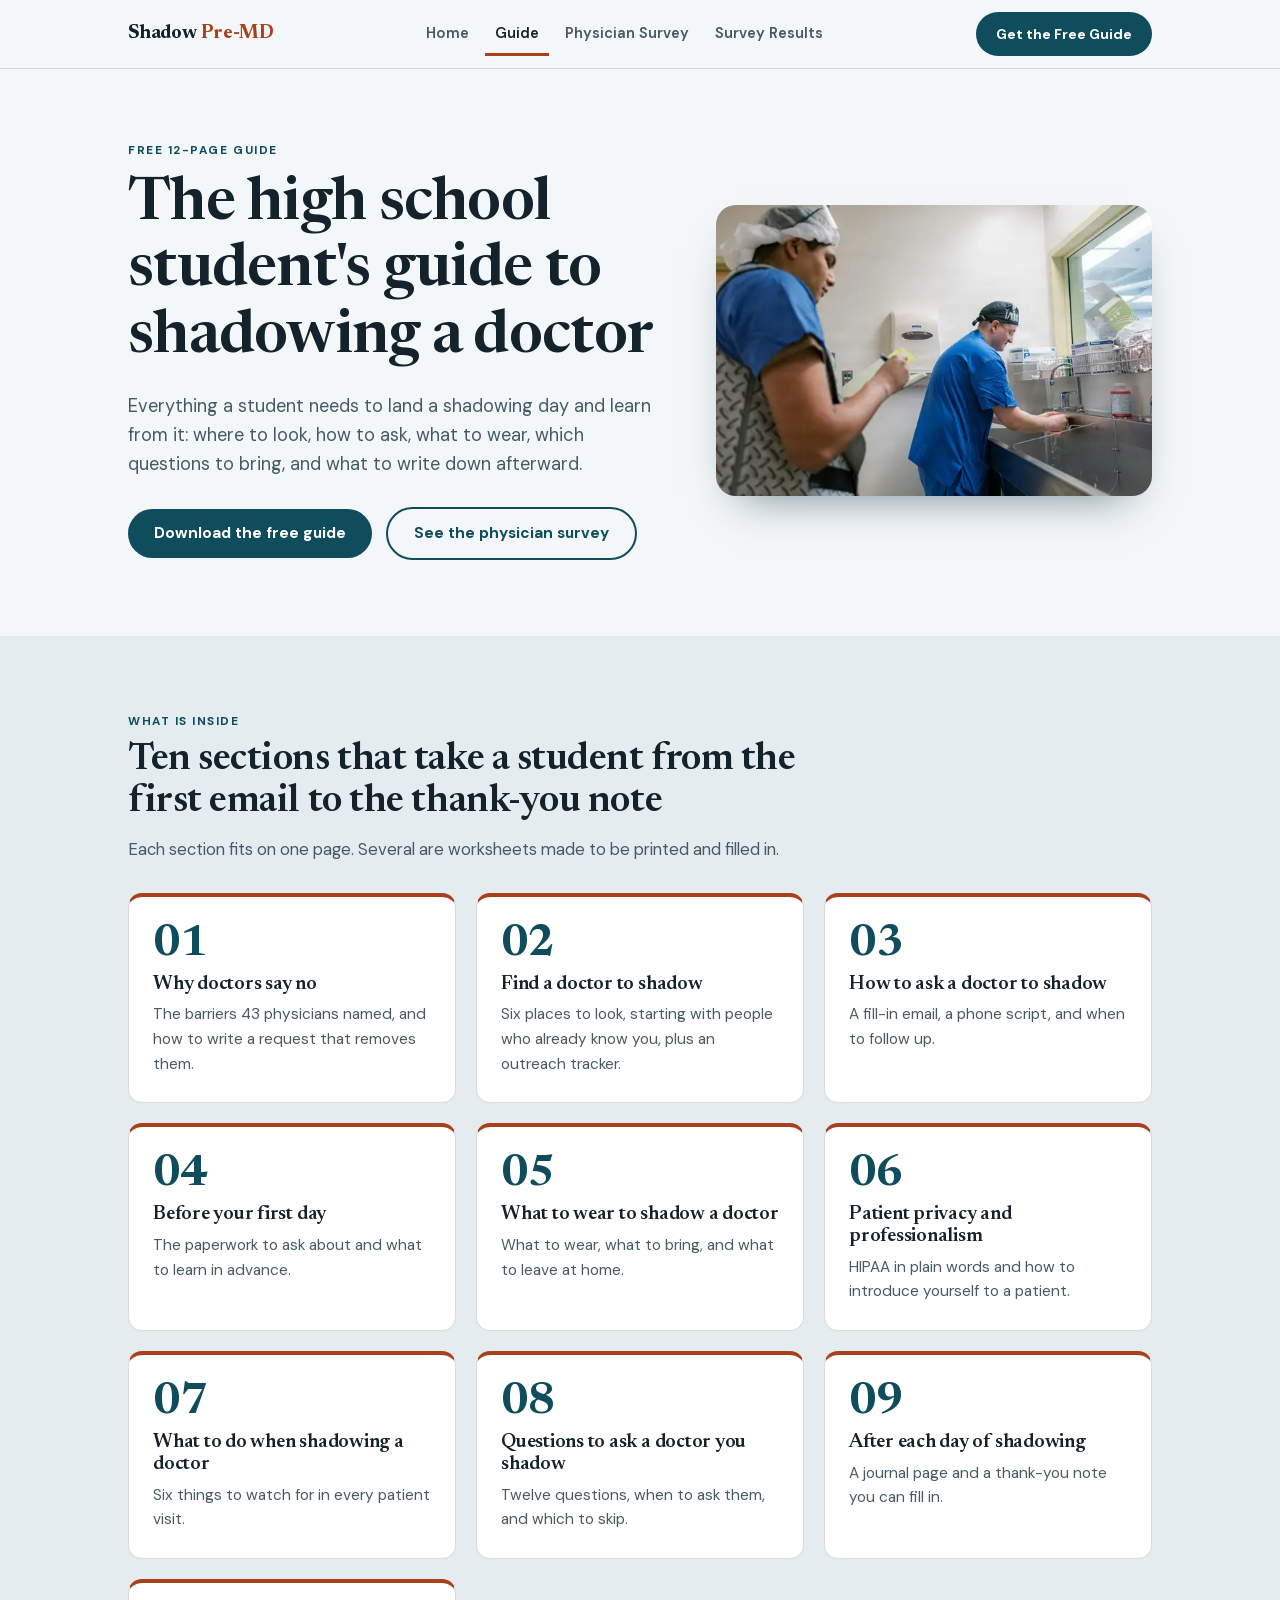
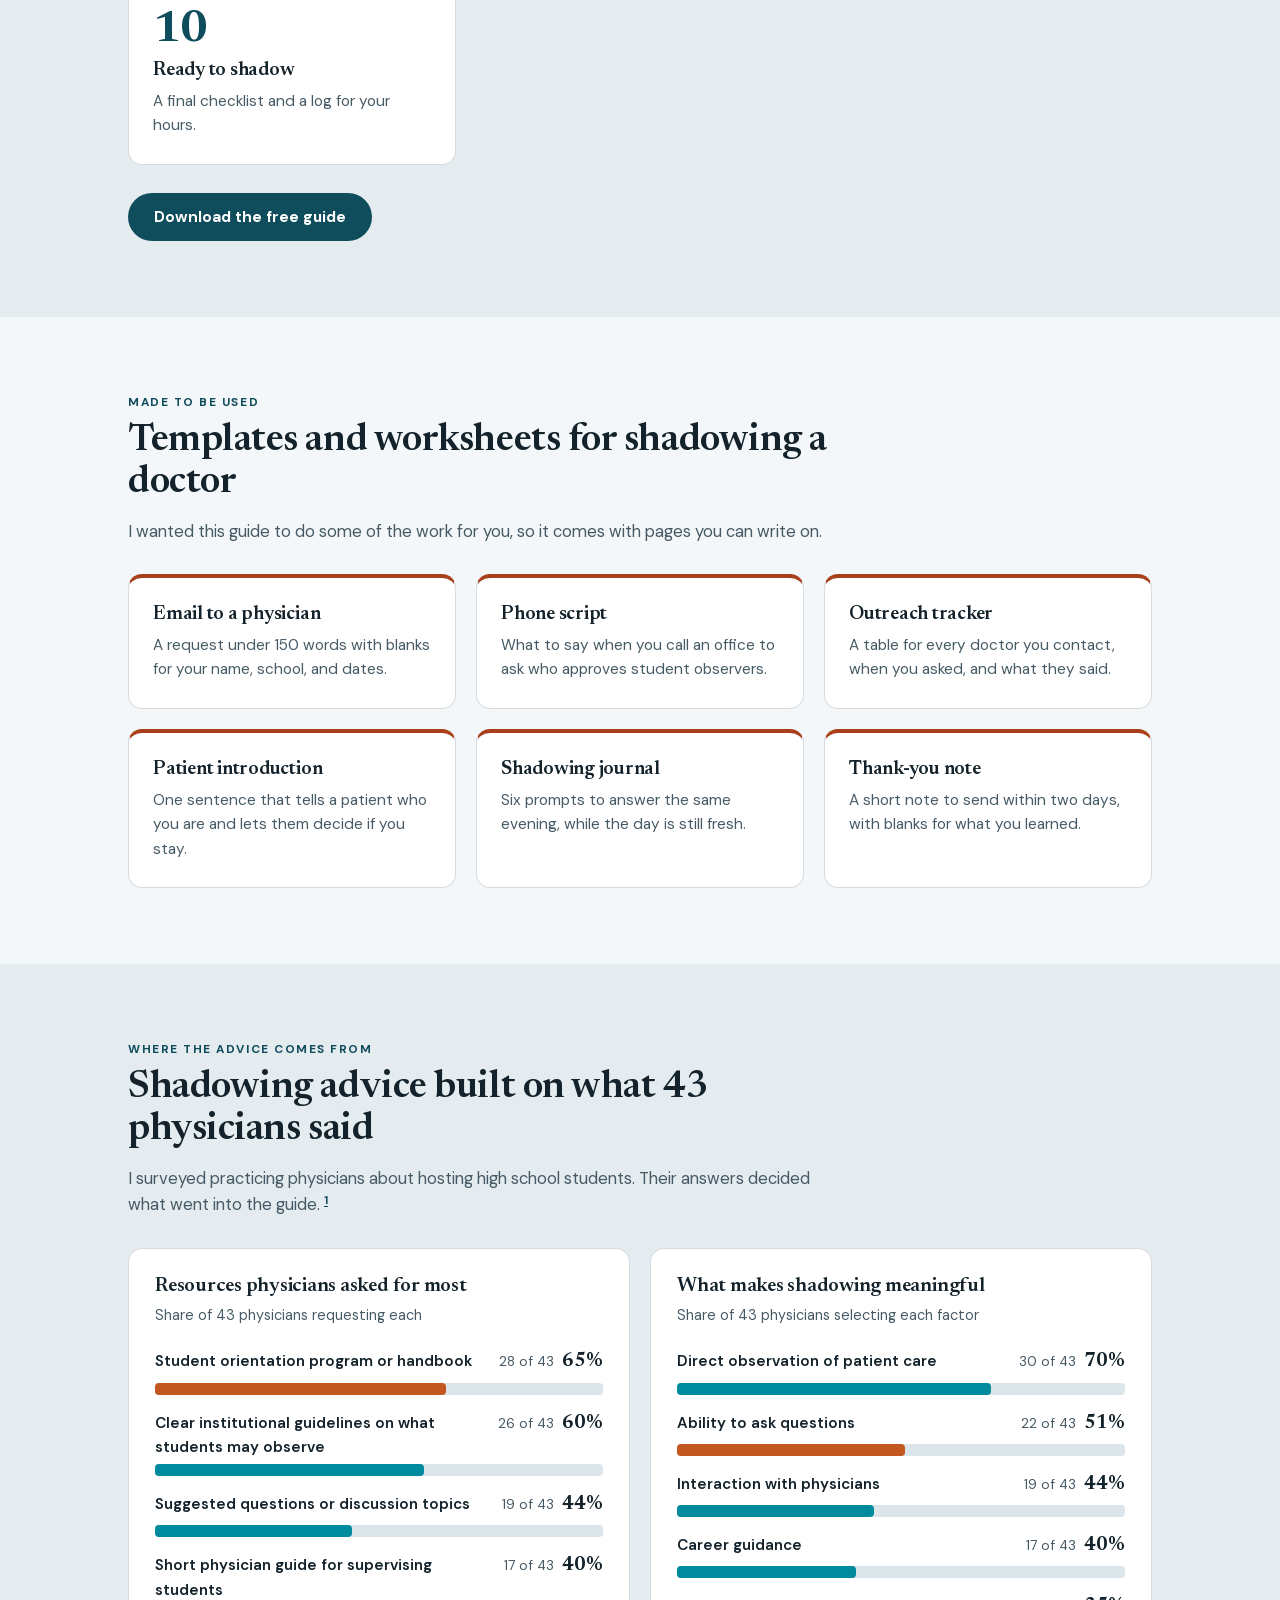
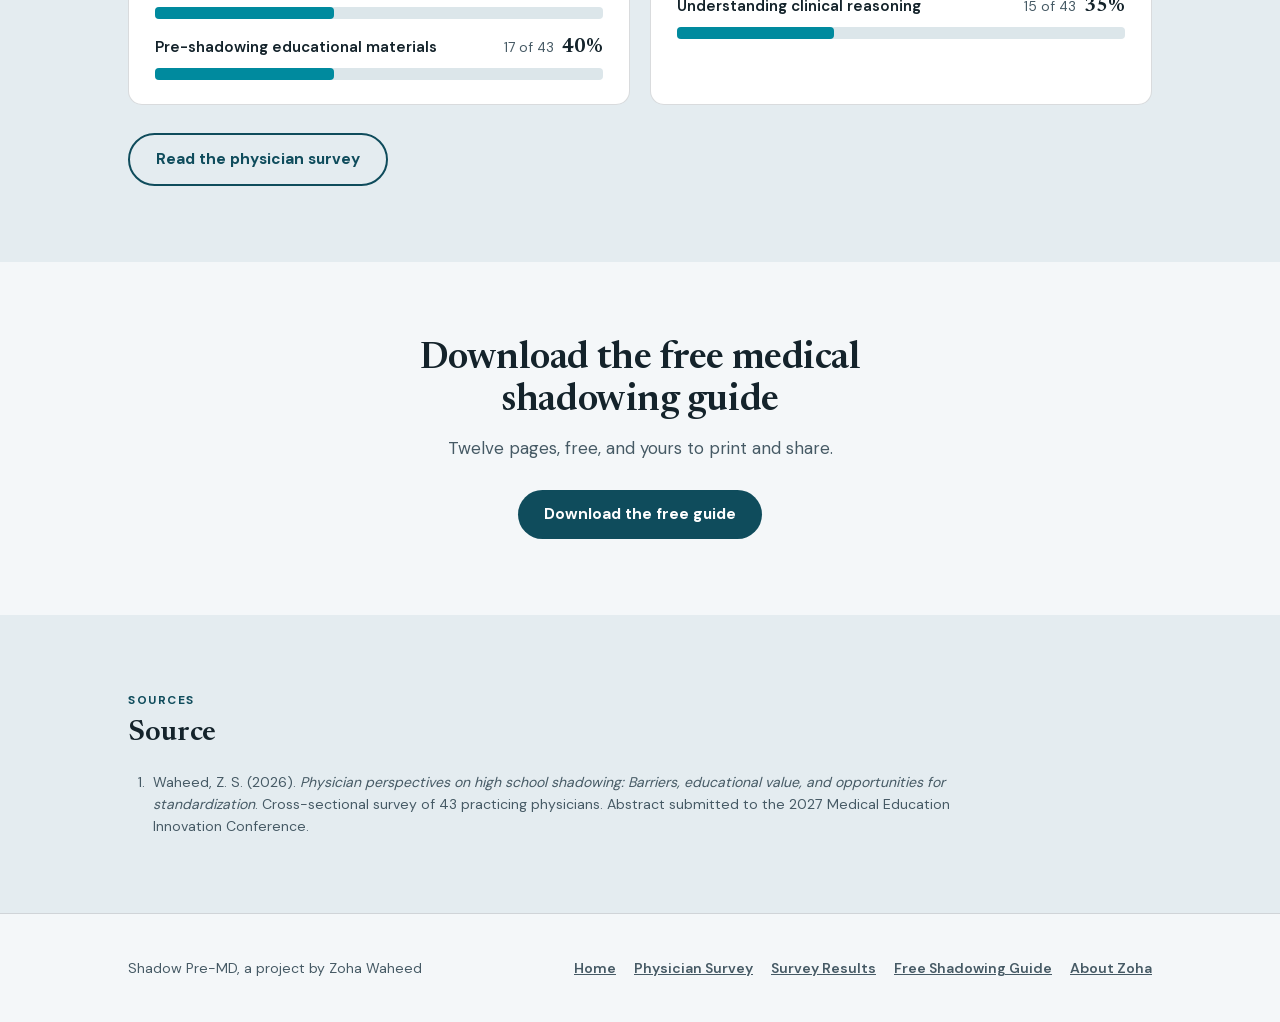
<file: guide.html>
<!DOCTYPE html>
<html lang="en">
<head>
<meta charset="UTF-8">
<meta name="viewport" content="width=device-width, initial-scale=1.0">
<title>Free Guide to Shadowing a Doctor in High School | Shadow Pre-MD</title>
<meta name="description" content="Download a free 12-page guide to shadowing a doctor: how to ask, what to wear, questions to ask, and a shadowing journal. Built from a survey of 43 physicians.">
<meta name="robots" content="index,follow,max-image-preview:large">
<link rel="canonical" href="https://odyssey-jotun.github.io/Shadow-Pre-MD/guide.html">
<meta name="author" content="Zoha Waheed">
<meta name="theme-color" content="#F4F7F9">
<meta property="og:site_name" content="Shadow Pre-MD">
<meta property="og:title" content="Free Guide to Shadowing a Doctor in High School | Shadow Pre-MD">
<meta property="og:description" content="Download a free 12-page guide to shadowing a doctor: how to ask, what to wear, questions to ask, and a shadowing journal. Built from a survey of 43 physicians.">
<meta property="og:type" content="website">
<meta property="og:url" content="https://odyssey-jotun.github.io/Shadow-Pre-MD/guide.html">
<meta property="og:image" content="https://odyssey-jotun.github.io/Shadow-Pre-MD/images/og.jpg">
<meta property="og:image:width" content="1200">
<meta property="og:image:height" content="630">
<meta property="og:image:alt" content="Shadow Pre-MD: a free medical shadowing guide for high school students">
<meta name="twitter:card" content="summary_large_image">
<link rel="icon" href="favicon.svg" type="image/svg+xml">
<link rel="preload" as="image" type="image/webp" href="images/hero-taking-notes-960.webp" imagesrcset="images/hero-taking-notes-600.webp 600w, images/hero-taking-notes-800.webp 800w, images/hero-taking-notes-960.webp 960w" imagesizes="(max-width: 860px) calc(100vw - 40px), 500px" fetchpriority="high">
<link rel="preload" href="fonts/newsreader-normal.woff2" as="font" type="font/woff2" crossorigin>
<link rel="preload" href="fonts/dm-sans-normal.woff2" as="font" type="font/woff2" crossorigin>
<style>@font-face{font-family:'Newsreader';font-style:normal;font-weight:600 700;font-display:swap;src:url(fonts/newsreader-normal.woff2) format('woff2')}@font-face{font-family:'DM Sans';font-style:normal;font-weight:400 700;font-display:swap;src:url(fonts/dm-sans-normal.woff2) format('woff2')}:root{--bg:#F4F7F9;--bg-alt:#E4ECF0;--card:#FFFFFF;--ink:#14232B;--ink-soft:#465A65;--primary:#0F4C5C;--primary-dk:#0A2B35;--accent:#A8401C;--on-dark:#EEF4F6;--on-dark-soft:#BFD0D7;--accent-dark-bg:#F2A77E;--c1:#008A9E;--c2:#C2571F;--track:#DCE6EA;--line:rgba(20,35,43,0.16);--radius:14px;--wrap:1080px;--flow-tight:0.35em;--flow-block:44px;--flow-section:76px}*{box-sizing:border-box}html{scroll-behavior:smooth;scroll-padding-top:84px}@media (prefers-reduced-motion:reduce){html{scroll-behavior:auto}*{animation-duration:0.001ms !important;transition-duration:0.001ms !important}}body{margin:0;background:var(--bg);color:var(--ink);font-family:'DM Sans',ui-sans-serif,system-ui,-apple-system,'Segoe UI',sans-serif;font-size:17px;line-height:1.6;-webkit-font-smoothing:antialiased}h1,h2,h3{font-family:'Newsreader',Georgia,'Times New Roman',serif;font-weight:600;line-height:1.12;margin:0 0 var(--flow-tight);color:var(--ink);letter-spacing:-0.012em}p{margin:0 0 1em}p:last-child{margin-bottom:0}a{color:inherit}img{max-width:100%;height:auto}.wrap{max-width:var(--wrap);margin:0 auto;padding:0 28px}.sr-only{position:absolute;width:1px;height:1px;padding:0;margin:-1px;overflow:hidden;clip:rect(0,0,0,0);white-space:nowrap;border:0}.skip{position:absolute;left:-9999px;top:10px;background:var(--card);color:var(--ink);padding:12px 18px;border-radius:999px;z-index:100;text-decoration:none;font-weight:700;border:2px solid var(--primary)}.skip:focus{left:16px}.eyebrow{font-weight:700;font-size:0.74rem;letter-spacing:0.13em;text-transform:uppercase;color:var(--primary);display:block;margin:0 0 8px}a:focus-visible,button:focus-visible{outline:3px solid var(--accent);outline-offset:3px;border-radius:4px}.cite{font-size:0.68em;vertical-align:super;font-weight:700;color:var(--primary);text-decoration:underline;text-underline-offset:2px;margin-left:2px;padding:0 2px}.textlink{color:var(--primary);font-weight:700;text-underline-offset:3px}nav.site{position:sticky;top:0;z-index:20;background:rgba(244,247,249,0.95);backdrop-filter:blur(8px);border-bottom:1px solid var(--line)}nav.site .wrap{display:flex;align-items:center;justify-content:space-between;gap:8px 20px;padding-top:12px;padding-bottom:12px;flex-wrap:wrap}.wordmark{font-family:'Newsreader',Georgia,serif;font-weight:700;font-size:1.22rem;letter-spacing:-0.01em;color:var(--ink);text-decoration:none;white-space:nowrap}.wordmark span{color:var(--accent)}nav.site ul{list-style:none;display:flex;align-items:center;gap:6px;margin:0;padding:0;font-size:0.92rem;font-weight:600}nav.site ul a{text-decoration:none;color:var(--ink-soft);display:inline-flex;align-items:center;min-height:44px;padding:0 10px;white-space:nowrap}nav.site ul a:hover{color:var(--primary);text-decoration:underline}nav.site ul a[aria-current="page"]{color:var(--ink);box-shadow:inset 0 -3px 0 var(--accent)}nav.site a.nav-cta{display:inline-flex;align-items:center;min-height:44px;background:var(--primary);color:#FFFFFF;padding:0 20px;border-radius:999px;font-size:0.88rem;font-weight:700;text-decoration:none;white-space:nowrap}nav.site a.nav-cta:hover{background:var(--primary-dk)}.nav-right{display:flex;align-items:center;gap:10px}.btn{display:inline-flex;align-items:center;justify-content:center;min-height:48px;background:var(--primary);color:#FFFFFF;text-decoration:none;font-weight:700;font-size:0.96rem;padding:12px 26px;border-radius:999px;transition:background 0.15s ease}.btn:hover{background:var(--primary-dk)}.btn.ghost{background:transparent;color:var(--primary);border:2px solid var(--primary)}.btn.ghost:hover{background:var(--primary);color:#FFFFFF}.btn.light{background:var(--accent-dark-bg);color:var(--primary-dk)}.btn.light:hover{background:#F7BD9D}.btn-row{display:flex;gap:14px;flex-wrap:wrap;align-items:center;margin-top:28px}section{padding:var(--flow-section) 0}.band{background:var(--bg-alt)}.section-head{max-width:700px;margin-bottom:30px}.section-head h2,.about-text h2,.after h2,.closing h2{font-size:clamp(1.75rem,3.2vw,2.35rem)}.section-head p{color:var(--ink-soft);font-size:1.04rem}.hero{padding:72px 0 76px}.split{display:grid;grid-template-columns:1.1fr 0.9fr;gap:54px;align-items:center}.split.flip{grid-template-columns:0.85fr 1.15fr}.hero h1{font-size:clamp(2.4rem,5.4vw,3.7rem)}.hero .lede{font-size:1.14rem;color:var(--ink-soft);margin-top:6px;max-width:34em}.page-hero{padding:60px 0 56px}.page-hero h1{font-size:clamp(2.1rem,4.6vw,3.1rem);max-width:18em}.page-hero .lede{font-size:1.1rem;color:var(--ink-soft);max-width:40em;margin-top:6px}.hero-panel{background:var(--primary-dk);color:var(--on-dark);border-radius:20px;padding:32px 30px 30px;box-shadow:0 22px 44px -24px rgba(10,43,53,0.7)}.hero-panel .eyebrow{color:var(--accent-dark-bg);margin-bottom:18px}.hp-rows{list-style:none;margin:0;padding:0;display:grid;gap:22px}.hp-rows .top{display:flex;align-items:baseline;gap:14px;margin-bottom:8px}.hp-rows .n{font-family:'Newsreader',Georgia,serif;font-weight:700;font-size:2.3rem;line-height:1;color:#FFFFFF;min-width:4.6rem}.hp-rows .t{font-size:0.96rem;line-height:1.4;color:var(--on-dark)}.hp-rows .track{height:8px;border-radius:4px;background:rgba(238,244,246,0.16);overflow:hidden}.hp-rows .fill{display:block;height:100%;border-radius:0 4px 4px 0;background:var(--accent-dark-bg)}.hero-panel .src{margin:22px 0 0;font-size:0.84rem;color:var(--on-dark-soft)}.hero-panel .src a{color:var(--accent-dark-bg)}.cards{display:grid;grid-template-columns:repeat(3,1fr);gap:20px}.card{background:var(--card);border:1px solid var(--line);border-radius:var(--radius);padding:26px 24px;border-top:4px solid var(--accent)}.card h3{font-size:1.22rem}.card p{font-size:0.96rem;color:var(--ink-soft)}.card .num{font-family:'Newsreader',Georgia,serif;font-weight:700;font-size:clamp(2.1rem,3.6vw,2.7rem);line-height:1;letter-spacing:-0.02em;color:var(--primary);margin:0 0 8px}.problem{border-top:0;padding:30px 26px 28px;text-align:left}.problem .icon{width:64px;height:64px;border-radius:16px;background:var(--bg-alt);color:var(--primary);display:flex;align-items:center;justify-content:center;margin-bottom:18px}.problem .icon svg{width:36px;height:36px}.problem .num{font-size:clamp(2.6rem,4.4vw,3.2rem);color:var(--accent);margin-bottom:4px}.problem .of{font-size:0.84rem;font-weight:700;letter-spacing:0.04em;color:var(--ink-soft);margin:10px 0 0}.punch{font-family:'Newsreader',Georgia,serif;font-weight:600;font-size:clamp(1.25rem,2.3vw,1.55rem);line-height:1.3;color:var(--primary);max-width:760px;margin:var(--flow-block) 0 0;border-left:4px solid var(--accent);padding-left:20px}.punch + p{max-width:760px;color:var(--ink-soft);margin:14px 0 0;padding-left:24px}.strip{list-style:none;margin:var(--flow-block) 0 0;padding:0;display:grid;grid-template-columns:repeat(3,1fr);gap:0;background:var(--card);border:1px solid var(--line);border-radius:var(--radius)}.strip.four{grid-template-columns:repeat(4,1fr)}.strip li{padding:22px 24px;border-left:1px solid var(--line)}.strip li:first-child{border-left:0}.strip .n{display:block;font-family:'Newsreader',Georgia,serif;font-weight:700;font-size:2.2rem;line-height:1;color:var(--primary);margin-bottom:6px}.strip .t{font-size:0.92rem;color:var(--ink-soft);line-height:1.4;display:block}.charts{display:grid;grid-template-columns:1fr 1fr;gap:20px}.chart{background:var(--card);border:1px solid var(--line);border-radius:var(--radius);padding:26px 26px 24px;margin:0}.chart.stack{margin-top:20px}.chart h3{font-size:1.25rem}.chart .sub{font-size:0.9rem;color:var(--ink-soft);margin:0 0 20px}.chart .foot{font-size:0.86rem;color:var(--ink-soft);margin:20px 0 0}.qnum{display:inline-block;font-weight:700;font-size:0.74rem;letter-spacing:0.12em;text-transform:uppercase;color:var(--accent);margin:0 0 8px}.bars{list-style:none;margin:0;padding:0;display:grid;gap:14px}.bars .lab{display:flex;justify-content:space-between;align-items:baseline;gap:12px;font-size:0.95rem;font-weight:600;color:var(--ink);margin-bottom:5px}.bars .val{white-space:nowrap;font-weight:400;color:var(--ink-soft);font-size:0.86rem}.bars .val b{font-family:'Newsreader',Georgia,serif;font-size:1.18rem;font-weight:700;color:var(--ink);margin-left:8px}.bars .track{height:12px;background:var(--track);border-radius:4px;overflow:hidden}.bars .fill{display:block;height:100%;background:var(--c1);border-radius:0 4px 4px 0}.bars li.muted .fill{background:#8FA3AD}.bars li.hl .fill{background:var(--c2)}.legend{list-style:none;margin:0 0 18px;padding:0;display:flex;flex-wrap:wrap;gap:8px 22px;font-size:0.9rem;color:var(--ink-soft);font-weight:600}.legend li{display:inline-flex;align-items:center;gap:8px}.mk{display:inline-block;width:14px;height:14px;flex:none}.mk.host{background:var(--c1);border-radius:50%}.mk.never{background:var(--c2);transform:rotate(45deg);border-radius:2px;width:12px;height:12px}.dumb{list-style:none;margin:0;padding:0;display:grid;gap:18px}.dumb .lab{display:flex;justify-content:space-between;align-items:baseline;gap:12px;font-size:0.95rem;font-weight:600;margin-bottom:8px}.dumb .gap{white-space:nowrap;font-size:0.86rem;font-weight:400;color:var(--ink-soft)}.dumb .gap b{font-family:'Newsreader',Georgia,serif;font-size:1.1rem;color:var(--ink);margin-left:6px}.dumb .rail{position:relative;height:22px;margin:0 9px}.dumb .rail:before{content:"";position:absolute;left:-9px;right:-9px;top:9px;height:4px;border-radius:2px;background:var(--track)}.dumb .link{position:absolute;top:9px;height:4px;background:#9FB2BB}.dumb .pt{position:absolute;top:2px;width:18px;height:18px;margin-left:-9px;border:2px solid #FFFFFF}.dumb .pt.host{background:var(--c1);border-radius:50%}.dumb .pt.never{background:var(--c2);transform:rotate(45deg) scale(0.86);border-radius:3px}.dumb .nums{display:flex;gap:18px;font-size:0.84rem;color:var(--ink-soft);margin-top:6px}.axis{display:flex;justify-content:space-between;font-size:0.76rem;color:var(--ink-soft);margin:14px 0 0}.cols{display:grid;grid-template-columns:repeat(5,1fr);gap:10px;align-items:end;height:190px;margin:0;padding:0;list-style:none;border-bottom:2px solid var(--track)}.cols li{display:flex;flex-direction:column;justify-content:flex-end;align-items:center;height:100%}.cols .c{font-family:'Newsreader',Georgia,serif;font-weight:700;font-size:1.1rem;margin-bottom:4px}.cols .b{width:100%;max-width:64px;background:var(--c1);border-radius:4px 4px 0 0;min-height:2px}.cols li.lo .b{background:#8FA3AD}.cols-x{display:grid;grid-template-columns:repeat(5,1fr);gap:10px;margin:8px 0 0;padding:0;list-style:none;text-align:center;font-size:0.84rem;color:var(--ink-soft);font-weight:600}.cols-ends{display:flex;justify-content:space-between;font-size:0.78rem;color:var(--ink-soft);margin-top:2px}.mean{font-size:0.95rem;color:var(--ink-soft);margin:0 0 18px}.mean b{font-family:'Newsreader',Georgia,serif;font-size:1.7rem;color:var(--ink);margin-right:6px}.waffle{display:grid;grid-template-columns:repeat(11,1fr);gap:7px;max-width:420px;margin:0;padding:0;list-style:none}.waffle span{aspect-ratio:1/1;border-radius:50%;background:var(--c1)}.waffle span.never{background:var(--c2);border-radius:3px;transform:rotate(45deg) scale(0.8)}.pairs{list-style:none;margin:0;padding:0;display:grid;gap:14px}.pairs li{display:grid;grid-template-columns:1fr 44px 1fr;align-items:center;gap:10px;background:var(--card);border:1px solid var(--line);border-radius:var(--radius);padding:18px 20px}.pairs .side .k{display:block;font-size:0.72rem;font-weight:700;letter-spacing:0.12em;text-transform:uppercase;color:var(--ink-soft);margin-bottom:4px}.pairs .side .v{display:flex;align-items:baseline;gap:10px;font-weight:600;line-height:1.3}.pairs .side .v b{font-family:'Newsreader',Georgia,serif;font-size:1.7rem;line-height:1;color:var(--accent)}.pairs .side.res .v b{color:var(--primary)}.pairs .arrow{color:#7F949E;display:flex;justify-content:center}.pairs .arrow svg{width:30px;height:30px}.tablewrap{overflow-x:auto;margin-top:22px}table.data{border-collapse:collapse;width:100%;font-size:0.9rem;min-width:520px}table.data th,table.data td{text-align:right;padding:9px 10px;border-bottom:1px solid var(--line)}table.data th:first-child,table.data td:first-child{text-align:left}table.data thead th{font-size:0.74rem;letter-spacing:0.08em;text-transform:uppercase;color:var(--ink-soft)}table.data tr.sig td{background:#FBF1EC;font-weight:600}.note{margin-top:20px;font-size:0.93rem;color:var(--ink-soft);max-width:820px}.finding{margin-top:var(--flow-block)}.finding:first-of-type{margin-top:0}.finding>h3{font-size:clamp(1.35rem,2.4vw,1.65rem);max-width:26em}.finding>p{color:var(--ink-soft);max-width:46em;margin-bottom:20px}.limits{list-style:none;margin:0;padding:0;display:grid;grid-template-columns:1fr 1fr;gap:16px}.limits li{background:var(--card);border:1px solid var(--line);border-radius:var(--radius);padding:20px 22px}.limits h3{font-size:1.1rem}.limits p{font-size:0.93rem;color:var(--ink-soft)}.qlist{margin:0;padding-left:1.3rem;display:grid;gap:8px;max-width:46em;color:var(--ink-soft)}.qlist li{padding-left:4px}.about-photo{border-radius:20px;overflow:hidden;aspect-ratio:4/5;box-shadow:0 18px 40px -20px rgba(20,35,43,0.45);background:var(--bg-alt)}.about-photo img{width:100%;height:100%;object-fit:cover;object-position:center 20%;display:block}.about-text p{color:var(--ink-soft);font-size:1.02rem}.story-video{margin:var(--flow-block) 0 0;border-radius:20px;overflow:hidden;background:var(--primary-dk);aspect-ratio:16/9;box-shadow:0 18px 40px -20px rgba(20,35,43,0.45)}.story-video video{width:100%;height:100%;display:block;object-fit:cover}.story-video + .btn-row{justify-content:center;margin-top:24px}.about-text p.name-line{color:var(--ink);font-weight:600;font-size:1.08rem}.steps{list-style:none;margin:0;padding:0;display:grid;grid-template-columns:repeat(3,1fr);gap:20px;counter-reset:step}.steps li{background:var(--card);border:1px solid var(--line);border-radius:var(--radius);padding:26px 24px;counter-increment:step}.steps li:before{content:counter(step);display:flex;align-items:center;justify-content:center;width:44px;height:44px;border-radius:50%;background:var(--primary);color:#FFFFFF;font-family:'Newsreader',Georgia,serif;font-weight:700;font-size:1.3rem;margin-bottom:16px}.steps h3{font-size:1.22rem}.steps p{font-size:0.96rem;color:var(--ink-soft)}.promise{margin-top:var(--flow-block);background:var(--card);border:1px solid var(--line);border-left:4px solid var(--accent);border-radius:var(--radius);padding:24px 28px;max-width:820px}.promise .eyebrow{color:var(--accent)}.promise p{font-family:'Newsreader',Georgia,serif;font-weight:600;font-size:clamp(1.15rem,2vw,1.35rem);line-height:1.35;color:var(--ink)}.explain{max-width:760px}.explain p{font-size:1.08rem;color:var(--ink-soft)}.after{background:var(--primary-dk);color:var(--on-dark)}.after h2{color:#FFFFFF}.after p{color:var(--on-dark-soft)}.after .eyebrow{color:var(--accent-dark-bg)}.outcomes{list-style:none;margin:0;padding:0;display:grid;gap:14px}.outcomes li{display:grid;grid-template-columns:30px 1fr;gap:14px;align-items:start;background:rgba(255,255,255,0.06);border:1px solid rgba(238,244,246,0.16);border-radius:12px;padding:16px 18px;font-weight:600;color:var(--on-dark)}.outcomes svg{width:26px;height:26px;margin-top:1px}.closing{text-align:center}.closing .wrap{max-width:640px}.closing p{color:var(--ink-soft)}.closing .btn-row{justify-content:center}.refs ol{max-width:860px;margin:0;padding-left:1.3rem;display:grid;gap:12px;font-size:0.88rem;color:var(--ink-soft);line-height:1.55}.refs li{padding-left:4px}.refs h2{font-size:clamp(1.4rem,2.6vw,1.8rem)}.refs a.src{color:var(--primary);font-weight:600;text-underline-offset:2px;word-break:break-word}footer{border-top:1px solid var(--line);padding:32px 0;font-size:0.88rem;color:var(--ink-soft)}footer .wrap{display:flex;justify-content:space-between;align-items:center;flex-wrap:wrap;gap:10px 24px}footer ul{list-style:none;display:flex;flex-wrap:wrap;gap:4px 18px;margin:0;padding:0;font-weight:600}footer ul a{display:inline-flex;align-items:center;min-height:44px}@media (max-width:860px){.split,.split.flip{grid-template-columns:1fr;gap:36px}.about-photo{max-width:400px;margin:0 auto;width:100%}.cards,.steps,.charts,.limits{grid-template-columns:1fr}.strip.four{grid-template-columns:1fr 1fr}.strip.four li:nth-child(3){border-left:0}.strip.four li:nth-child(n+3){border-top:1px solid var(--line)}}@media (max-width:900px){nav.site ul{order:3;width:100%;justify-content:space-between;gap:0;border-top:1px solid var(--line);margin-top:2px}nav.site ul a{padding:0 4px;font-size:0.86rem}html{scroll-padding-top:130px}}@media (min-width:560px) and (max-width:900px){nav.site ul{justify-content:flex-start;gap:18px}}@media (max-width:620px){:root{--flow-section:54px;--flow-block:34px}.wrap{padding:0 20px}.hero{padding:40px 0 54px}.page-hero{padding:40px 0 44px}.hero-panel{padding:28px 22px 26px}.btn-row .btn{width:100%}.strip,.strip.four{grid-template-columns:1fr}.strip li,.strip.four li:nth-child(n){border-left:0;border-top:1px solid var(--line)}.strip li:first-child,.strip.four li:first-child{border-top:0}.chart{padding:22px 18px 20px}.pairs li{grid-template-columns:1fr;gap:6px}.pairs .arrow svg{transform:rotate(90deg)}.pairs .arrow{justify-content:flex-start}.cols{height:160px;gap:6px}.cols-x{gap:6px}}.hero .eyebrow,.page-hero .eyebrow{margin-bottom:12px}:root{--gold:#D9A441}.sec-head{display:grid;grid-template-columns:auto 1fr;gap:18px;align-items:baseline;padding-bottom:18px;border-bottom:1px solid var(--line)}.sec-num{font-weight:700;font-size:0.95rem;letter-spacing:0.06em;color:var(--accent)}.sec-head h2{font-size:clamp(1.9rem,3.8vw,2.7rem);margin-bottom:0.18em}.kicker{font-size:0.78rem;font-weight:700;letter-spacing:0.12em;text-transform:uppercase;color:var(--ink-soft);margin:0}.lead{font-size:1.1rem;color:var(--ink);max-width:46em;margin:22px 0 0}.stats{list-style:none;margin:28px 0 0;padding:0;display:grid;grid-template-columns:repeat(3,1fr);gap:20px}.stats li{background:var(--card);border:1px solid var(--line);border-radius:var(--radius);padding:24px 24px 22px;border-bottom:6px solid var(--c2)}.stats li.teal{border-bottom-color:var(--c1)}.stats li.gold{border-bottom-color:var(--gold)}.stats .n{display:block;font-family:'Newsreader',Georgia,serif;font-weight:700;font-size:clamp(2.2rem,4vw,2.9rem);line-height:1;letter-spacing:-0.02em;color:var(--primary);margin-bottom:10px}.stats .t{display:block;font-size:0.95rem;font-weight:600;color:var(--ink-soft);line-height:1.45}.stats + .charts,.stats + .chart{margin-top:20px}.charts.duo{grid-template-columns:0.8fr 1.2fr}.donut{position:relative;width:min(240px,78%);margin:4px auto 18px}.donut svg{display:block;width:100%;height:auto}.donut .mid{position:absolute;inset:0;display:flex;flex-direction:column;align-items:center;justify-content:center;text-align:center;padding:0 26%}.donut .mid .n{font-family:'Newsreader',Georgia,serif;font-weight:700;font-size:2.1rem;line-height:1;color:var(--ink)}.donut .mid .t{font-size:0.78rem;color:var(--ink-soft);line-height:1.25;margin-top:4px}.legend.center{justify-content:center;margin:0}.legend .sw{display:inline-block;width:22px;height:6px;border-radius:3px;flex:none}.band-quote{position:relative;margin:28px 0 0;padding:34px 36px 32px 72px;background:var(--primary-dk);color:#FFFFFF;border-radius:18px}.band-quote:before{content:"\201C";position:absolute;left:28px;top:14px;font-family:'Newsreader',Georgia,serif;font-size:4.2rem;line-height:1;color:var(--accent-dark-bg)}.band-quote p{font-family:'Newsreader',Georgia,serif;font-style:italic;font-weight:600;font-size:clamp(1.2rem,2.2vw,1.5rem);line-height:1.38;margin:0;max-width:40em}.band-quote cite{display:block;margin-top:12px;font-style:normal;font-size:0.8rem;font-weight:700;letter-spacing:0.12em;text-transform:uppercase;color:var(--accent-dark-bg)}.sub-h{font-size:1.3rem;margin:var(--flow-block) 0 16px}.glance h2{font-size:clamp(1.75rem,3.2vw,2.35rem);max-width:22em}.glance-grid{list-style:none;margin:28px 0 0;padding:0;display:grid;grid-template-columns:1fr 1fr;gap:18px}.glance-grid li{background:rgba(255,255,255,0.07);border:1px solid rgba(238,244,246,0.16);border-radius:var(--radius);padding:24px 26px}.glance-grid .n{display:block;font-family:'Newsreader',Georgia,serif;font-weight:700;font-size:2.5rem;line-height:1;color:var(--accent-dark-bg);margin-bottom:8px}.glance-grid .t{display:block;font-weight:600;color:var(--on-dark);font-size:0.98rem}.btn.ghost.on-dark{color:var(--on-dark);border-color:var(--on-dark-soft)}.btn.ghost.on-dark:hover{background:var(--on-dark);color:var(--primary-dk)}@media (max-width:860px){.charts.duo{grid-template-columns:1fr}}@media (max-width:700px){.stats{grid-template-columns:1fr}}@media (max-width:620px){.sec-head{grid-template-columns:1fr;gap:4px}.band-quote{padding:58px 24px 26px}.band-quote:before{left:22px;top:10px}.glance-grid{grid-template-columns:1fr}}.hero-photo{margin:0;border-radius:20px;overflow:hidden;aspect-ratio:3/2;background:var(--bg-alt);box-shadow:0 22px 44px -24px rgba(10,43,53,0.6)}.hero-photo img{display:block;width:100%;height:100%;object-fit:cover}@media (max-width:860px){.hero .split,.page-hero .split{gap:26px}.hero .hero-photo,.page-hero .hero-photo{order:-1;aspect-ratio:16/10}}</style>
<script type="application/ld+json">{"@context":"https://schema.org","@graph":[{"@type":"WebSite","@id":"https://odyssey-jotun.github.io/Shadow-Pre-MD/#site","url":"https://odyssey-jotun.github.io/Shadow-Pre-MD/","name":"Shadow Pre-MD","description":"A free guide to medical shadowing for high school students.","author":{"@id":"https://odyssey-jotun.github.io/Shadow-Pre-MD/#zoha"},"inLanguage":"en-US"},{"@type":"Person","@id":"https://odyssey-jotun.github.io/Shadow-Pre-MD/#zoha","name":"Zoha Waheed","description":"High school student and author of Shadow Pre-MD, a free guide to medical shadowing.","image":"https://odyssey-jotun.github.io/Shadow-Pre-MD/images/zoha-800.webp","url":"https://odyssey-jotun.github.io/Shadow-Pre-MD/#about"},{"@type":"WebPage","@id":"https://odyssey-jotun.github.io/Shadow-Pre-MD/guide.html#page","url":"https://odyssey-jotun.github.io/Shadow-Pre-MD/guide.html","name":"Free Guide to Shadowing a Doctor in High School | Shadow Pre-MD","headline":"Free Guide to Shadowing a Doctor in High School | Shadow Pre-MD","description":"Download a free 12-page guide to shadowing a doctor: how to ask, what to wear, questions to ask, and a shadowing journal. Built from a survey of 43 physicians.","isPartOf":{"@id":"https://odyssey-jotun.github.io/Shadow-Pre-MD/#site"},"author":{"@id":"https://odyssey-jotun.github.io/Shadow-Pre-MD/#zoha"},"inLanguage":"en-US","datePublished":"2026-09-29","dateModified":"2026-09-29","image":"https://odyssey-jotun.github.io/Shadow-Pre-MD/images/og.jpg"},{"@type":"DigitalDocument","@id":"https://odyssey-jotun.github.io/Shadow-Pre-MD/guide.html#guide","name":"The High School Student's Guide to Shadowing a Doctor","author":{"@id":"https://odyssey-jotun.github.io/Shadow-Pre-MD/#zoha"},"encodingFormat":"application/pdf","url":"https://odyssey-jotun.github.io/Shadow-Pre-MD/downloads/shadowing-a-doctor-guide.pdf","numberOfPages":12,"isAccessibleForFree":true,"inLanguage":"en-US","datePublished":"2026-09-29"},{"@type":"BreadcrumbList","itemListElement":[{"@type":"ListItem","position":1,"name":"Home","item":"https://odyssey-jotun.github.io/Shadow-Pre-MD/"},{"@type":"ListItem","position":2,"name":"Free Shadowing Guide","item":"https://odyssey-jotun.github.io/Shadow-Pre-MD/guide.html"}]}]}</script>
</head>
<body>

<a class="skip" href="#main">Skip to content</a>
<nav class="site" aria-label="Primary">
  <div class="wrap">
    <a class="wordmark" href="index.html">Shadow <span>Pre-MD</span></a>
    <ul>
      <li><a href="index.html">Home</a></li>
      <li><a href="guide.html" aria-current="page">Guide</a></li>
      <li><a href="survey.html">Physician Survey</a></li>
      <li><a href="results.html">Survey Results</a></li>
    </ul>
    <a href="downloads/shadowing-a-doctor-guide.pdf" download class="nav-cta">Get the Free Guide</a>
  </div>
</nav>

<main id="main">

<header class="hero">
  <div class="wrap split">
    <div>
      <span class="eyebrow">Free 12-page guide</span>
      <h1>The high school student's guide to shadowing a doctor</h1>
      <p class="lede">Everything a student needs to land a shadowing day and learn from it: where to look, how to ask, what to wear, which questions to bring, and what to write down afterward.</p>
      <div class="btn-row">
        <a href="downloads/shadowing-a-doctor-guide.pdf" download class="btn">Download the free guide</a>
        <a href="survey.html" class="btn ghost">See the physician survey</a>
      </div>
    </div>
    <figure class="hero-photo"><img src="images/hero-taking-notes-960.webp" srcset="images/hero-taking-notes-600.webp 600w, images/hero-taking-notes-800.webp 800w, images/hero-taking-notes-960.webp 960w" sizes="(max-width: 860px) calc(100vw - 40px), 500px" width="960" height="640" alt="A student in scrubs taking notes on a pad while a clinician scrubs in at the sink" fetchpriority="high" decoding="async"></figure>
  </div>
</header>

<section class="band" id="inside">
  <div class="wrap">
    <div class="section-head">
      <span class="eyebrow">What is inside</span>
      <h2>Ten sections that take a student from the first email to the thank-you note</h2>
      <p>Each section fits on one page. Several are worksheets made to be printed and filled in.</p>
    </div>
    <div class="cards">
      <div class="card"><p class="num">01</p><h3>Why doctors say no</h3><p>The barriers 43 physicians named, and how to write a request that removes them.</p></div>
      <div class="card"><p class="num">02</p><h3>Find a doctor to shadow</h3><p>Six places to look, starting with people who already know you, plus an outreach tracker.</p></div>
      <div class="card"><p class="num">03</p><h3>How to ask a doctor to shadow</h3><p>A fill-in email, a phone script, and when to follow up.</p></div>
      <div class="card"><p class="num">04</p><h3>Before your first day</h3><p>The paperwork to ask about and what to learn in advance.</p></div>
      <div class="card"><p class="num">05</p><h3>What to wear to shadow a doctor</h3><p>What to wear, what to bring, and what to leave at home.</p></div>
      <div class="card"><p class="num">06</p><h3>Patient privacy and professionalism</h3><p>HIPAA in plain words and how to introduce yourself to a patient.</p></div>
      <div class="card"><p class="num">07</p><h3>What to do when shadowing a doctor</h3><p>Six things to watch for in every patient visit.</p></div>
      <div class="card"><p class="num">08</p><h3>Questions to ask a doctor you shadow</h3><p>Twelve questions, when to ask them, and which to skip.</p></div>
      <div class="card"><p class="num">09</p><h3>After each day of shadowing</h3><p>A journal page and a thank-you note you can fill in.</p></div>
      <div class="card"><p class="num">10</p><h3>Ready to shadow</h3><p>A final checklist and a log for your hours.</p></div>
    </div>
    <div class="btn-row"><a href="downloads/shadowing-a-doctor-guide.pdf" download class="btn">Download the free guide</a></div>
  </div>
</section>

<section id="tools">
  <div class="wrap">
    <div class="section-head">
      <span class="eyebrow">Made to be used</span>
      <h2>Templates and worksheets for shadowing a doctor</h2>
      <p>I wanted this guide to do some of the work for you, so it comes with pages you can write on.</p>
    </div>
    <div class="cards">
      <div class="card"><h3>Email to a physician</h3><p>A request under 150 words with blanks for your name, school, and dates.</p></div>
      <div class="card"><h3>Phone script</h3><p>What to say when you call an office to ask who approves student observers.</p></div>
      <div class="card"><h3>Outreach tracker</h3><p>A table for every doctor you contact, when you asked, and what they said.</p></div>
      <div class="card"><h3>Patient introduction</h3><p>One sentence that tells a patient who you are and lets them decide if you stay.</p></div>
      <div class="card"><h3>Shadowing journal</h3><p>Six prompts to answer the same evening, while the day is still fresh.</p></div>
      <div class="card"><h3>Thank-you note</h3><p>A short note to send within two days, with blanks for what you learned.</p></div>
    </div>
  </div>
</section>

<section class="band" id="why">
  <div class="wrap">
    <div class="section-head">
      <span class="eyebrow">Where the advice comes from</span>
      <h2>Shadowing advice built on what 43 physicians said</h2>
      <p>I surveyed practicing physicians about hosting high school students. Their answers decided what went into the guide.<a class="cite" href="#r1"><span class="sr-only">See reference </span>1</a></p>
    </div>
    <div class="charts">
      <figure class="chart">
        <h3>Resources physicians asked for most</h3>
        <p class="sub">Share of 43 physicians requesting each</p>
        <ul class="bars">
  <li class="hl" title="Student orientation program or handbook: 28 of 43 (65%)"><div class="lab"><span>Student orientation program or handbook</span><span class="val">28 of 43<b>65%</b></span></div><div class="track"><span class="fill" style="width:65%"></span></div></li>
  <li title="Clear institutional guidelines on what students may observe: 26 of 43 (60%)"><div class="lab"><span>Clear institutional guidelines on what students may observe</span><span class="val">26 of 43<b>60%</b></span></div><div class="track"><span class="fill" style="width:60%"></span></div></li>
  <li title="Suggested questions or discussion topics: 19 of 43 (44%)"><div class="lab"><span>Suggested questions or discussion topics</span><span class="val">19 of 43<b>44%</b></span></div><div class="track"><span class="fill" style="width:44%"></span></div></li>
  <li title="Short physician guide for supervising students: 17 of 43 (40%)"><div class="lab"><span>Short physician guide for supervising students</span><span class="val">17 of 43<b>40%</b></span></div><div class="track"><span class="fill" style="width:40%"></span></div></li>
  <li title="Pre-shadowing educational materials: 17 of 43 (40%)"><div class="lab"><span>Pre-shadowing educational materials</span><span class="val">17 of 43<b>40%</b></span></div><div class="track"><span class="fill" style="width:40%"></span></div></li>
</ul>
      </figure>
      <figure class="chart">
        <h3>What makes shadowing meaningful</h3>
        <p class="sub">Share of 43 physicians selecting each factor</p>
        <ul class="bars">
  <li title="Direct observation of patient care: 30 of 43 (70%)"><div class="lab"><span>Direct observation of patient care</span><span class="val">30 of 43<b>70%</b></span></div><div class="track"><span class="fill" style="width:70%"></span></div></li>
  <li class="hl" title="Ability to ask questions: 22 of 43 (51%)"><div class="lab"><span>Ability to ask questions</span><span class="val">22 of 43<b>51%</b></span></div><div class="track"><span class="fill" style="width:51%"></span></div></li>
  <li title="Interaction with physicians: 19 of 43 (44%)"><div class="lab"><span>Interaction with physicians</span><span class="val">19 of 43<b>44%</b></span></div><div class="track"><span class="fill" style="width:44%"></span></div></li>
  <li title="Career guidance: 17 of 43 (40%)"><div class="lab"><span>Career guidance</span><span class="val">17 of 43<b>40%</b></span></div><div class="track"><span class="fill" style="width:40%"></span></div></li>
  <li title="Understanding clinical reasoning: 15 of 43 (35%)"><div class="lab"><span>Understanding clinical reasoning</span><span class="val">15 of 43<b>35%</b></span></div><div class="track"><span class="fill" style="width:35%"></span></div></li>
</ul>
      </figure>
    </div>
    <div class="btn-row"><a href="survey.html" class="btn ghost">Read the physician survey</a></div>
  </div>
</section>

<section class="closing">
  <div class="wrap">
    <h2>Download the free medical shadowing guide</h2>
    <p>Twelve pages, free, and yours to print and share.</p>
    <div class="btn-row">
      <a href="downloads/shadowing-a-doctor-guide.pdf" download class="btn">Download the free guide</a>
    </div>
  </div>
</section>

<section class="refs band" id="sources">
  <div class="wrap">
    <div class="section-head" style="margin-bottom:22px">
      <span class="eyebrow">Sources</span>
      <h2>Source</h2>
    </div>
    <ol>
      <li id="r1">Waheed, Z. S. (2026). <em>Physician perspectives on high school shadowing: Barriers, educational value, and opportunities for standardization</em>. Cross-sectional survey of 43 practicing physicians. Abstract submitted to the 2027 Medical Education Innovation Conference.</li>
    </ol>
  </div>
</section>

</main>

<footer>
  <div class="wrap">
    <span>Shadow Pre-MD, a project by Zoha Waheed</span>
    <ul>
      <li><a href="index.html">Home</a></li>
      <li><a href="survey.html">Physician Survey</a></li>
      <li><a href="results.html">Survey Results</a></li>
      <li><a href="guide.html">Free Shadowing Guide</a></li>
      <li><a href="index.html#about">About Zoha</a></li>
    </ul>
  </div>
</footer>

</body>
</html>
</file>
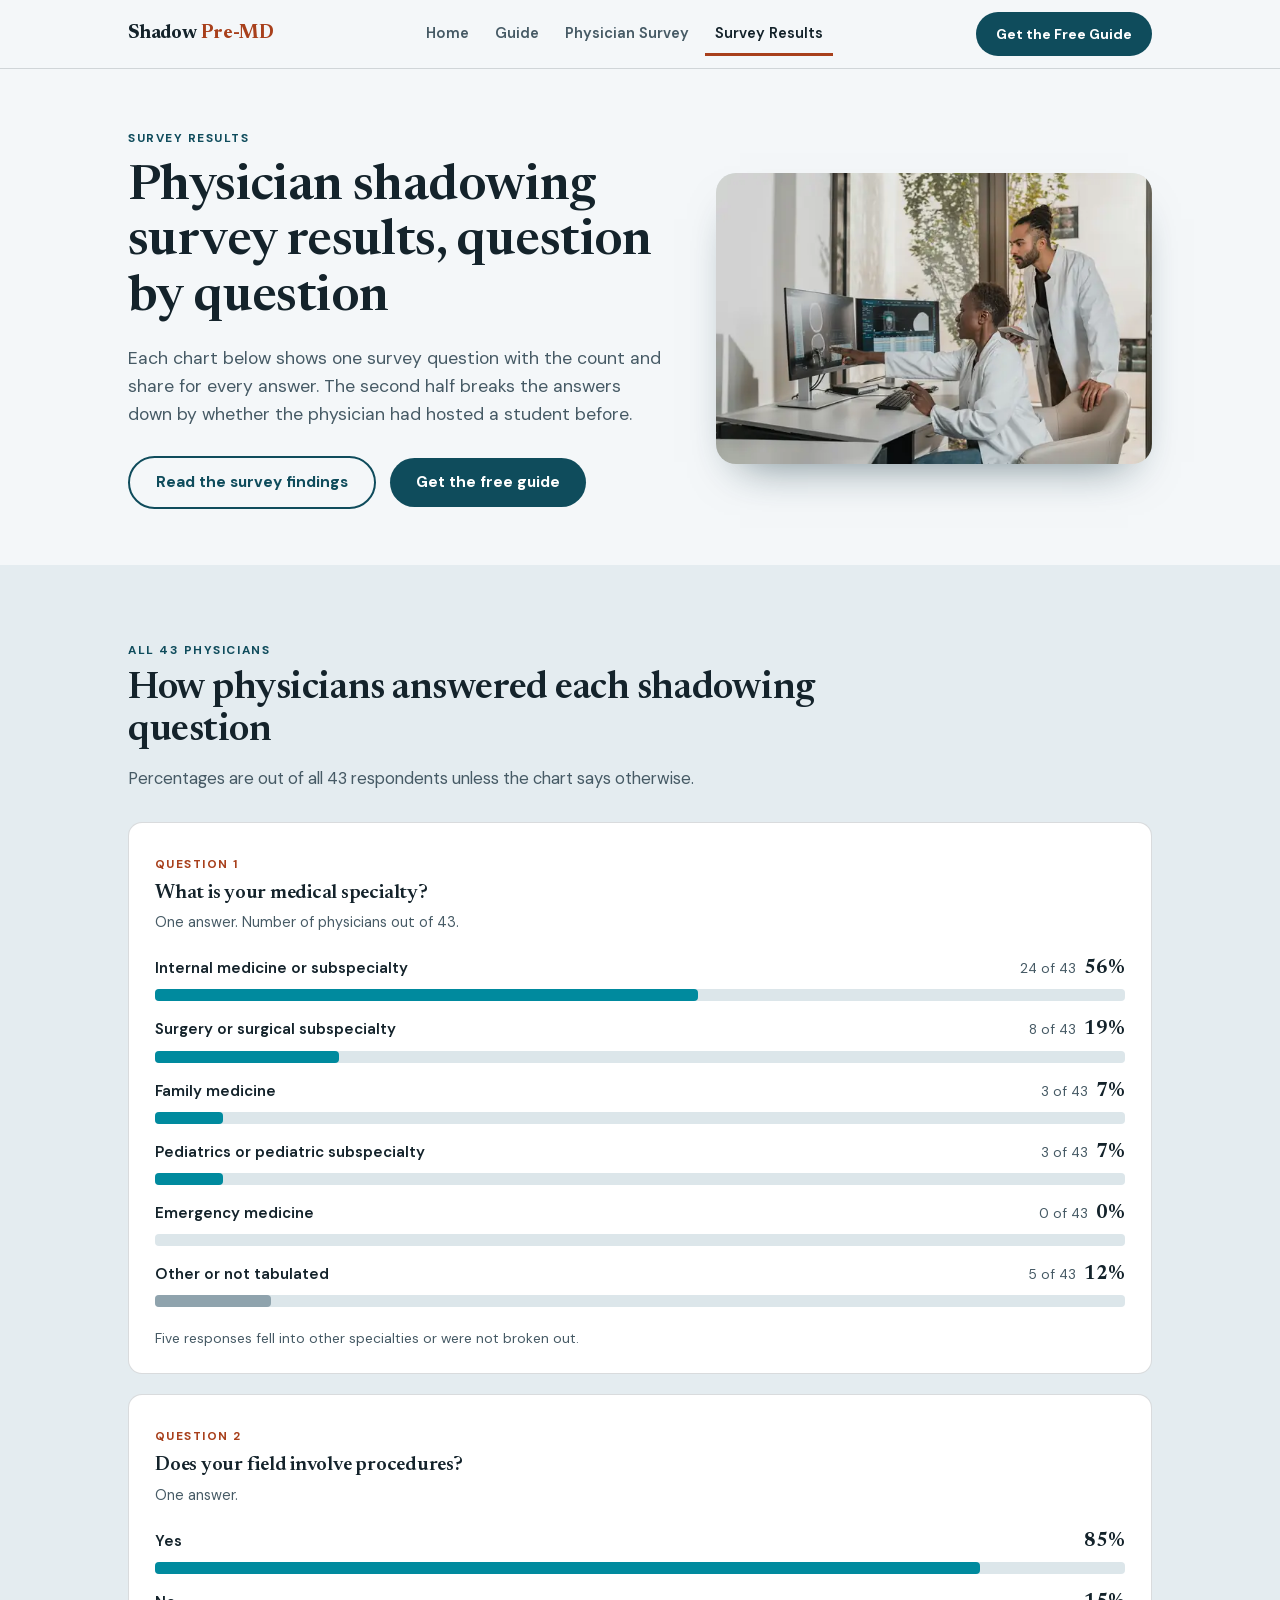
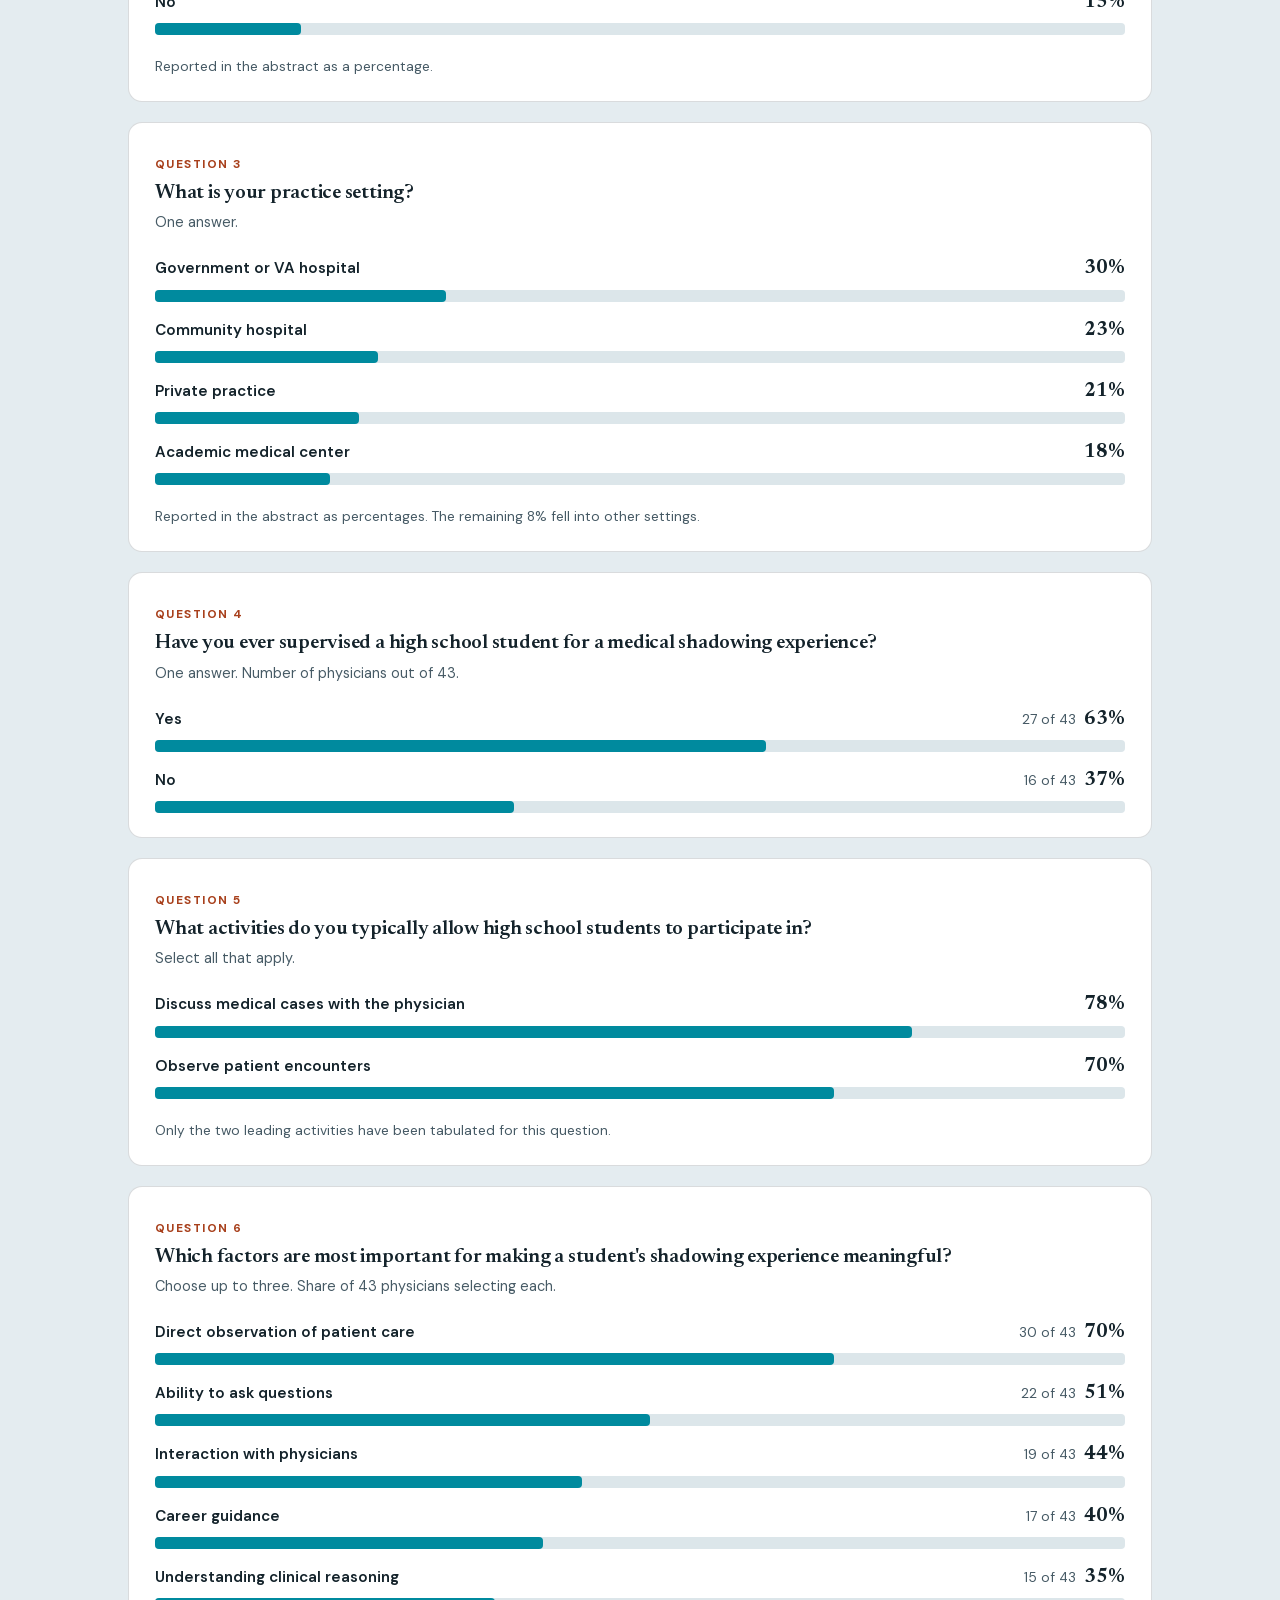
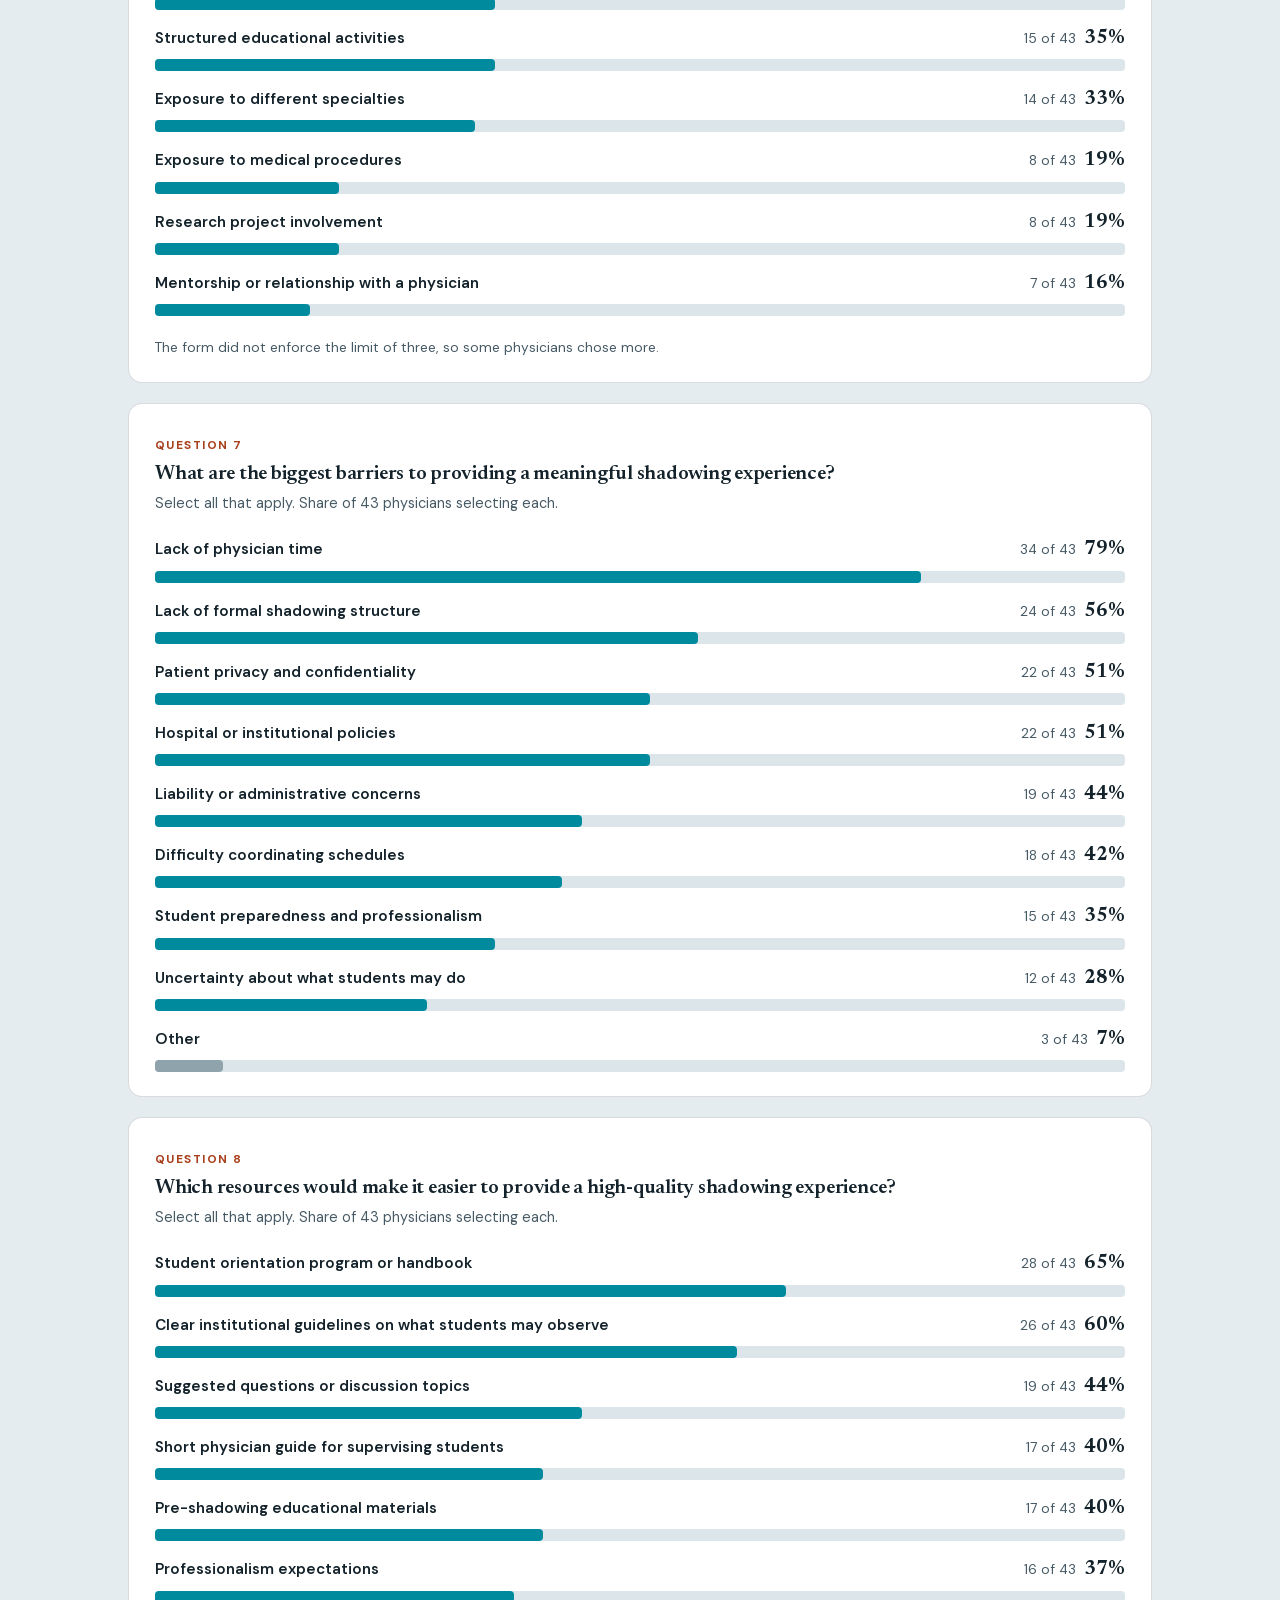
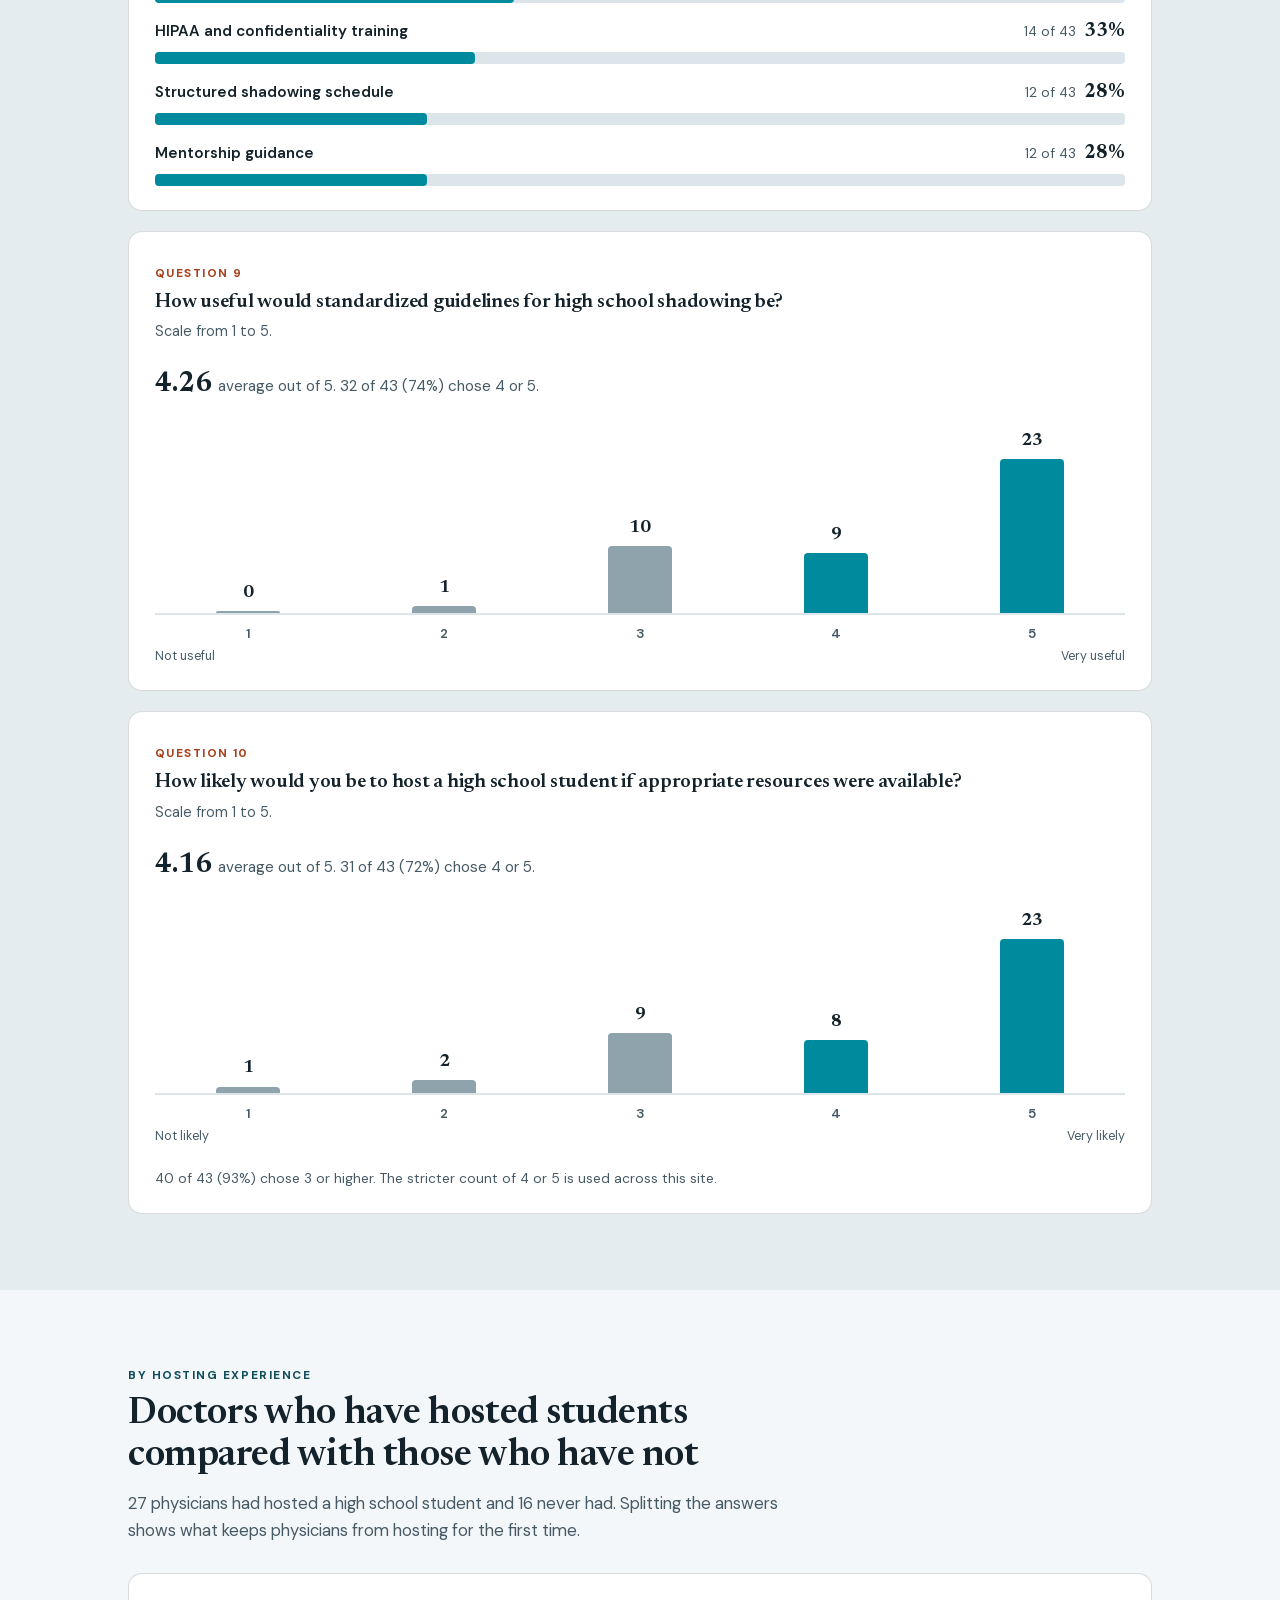
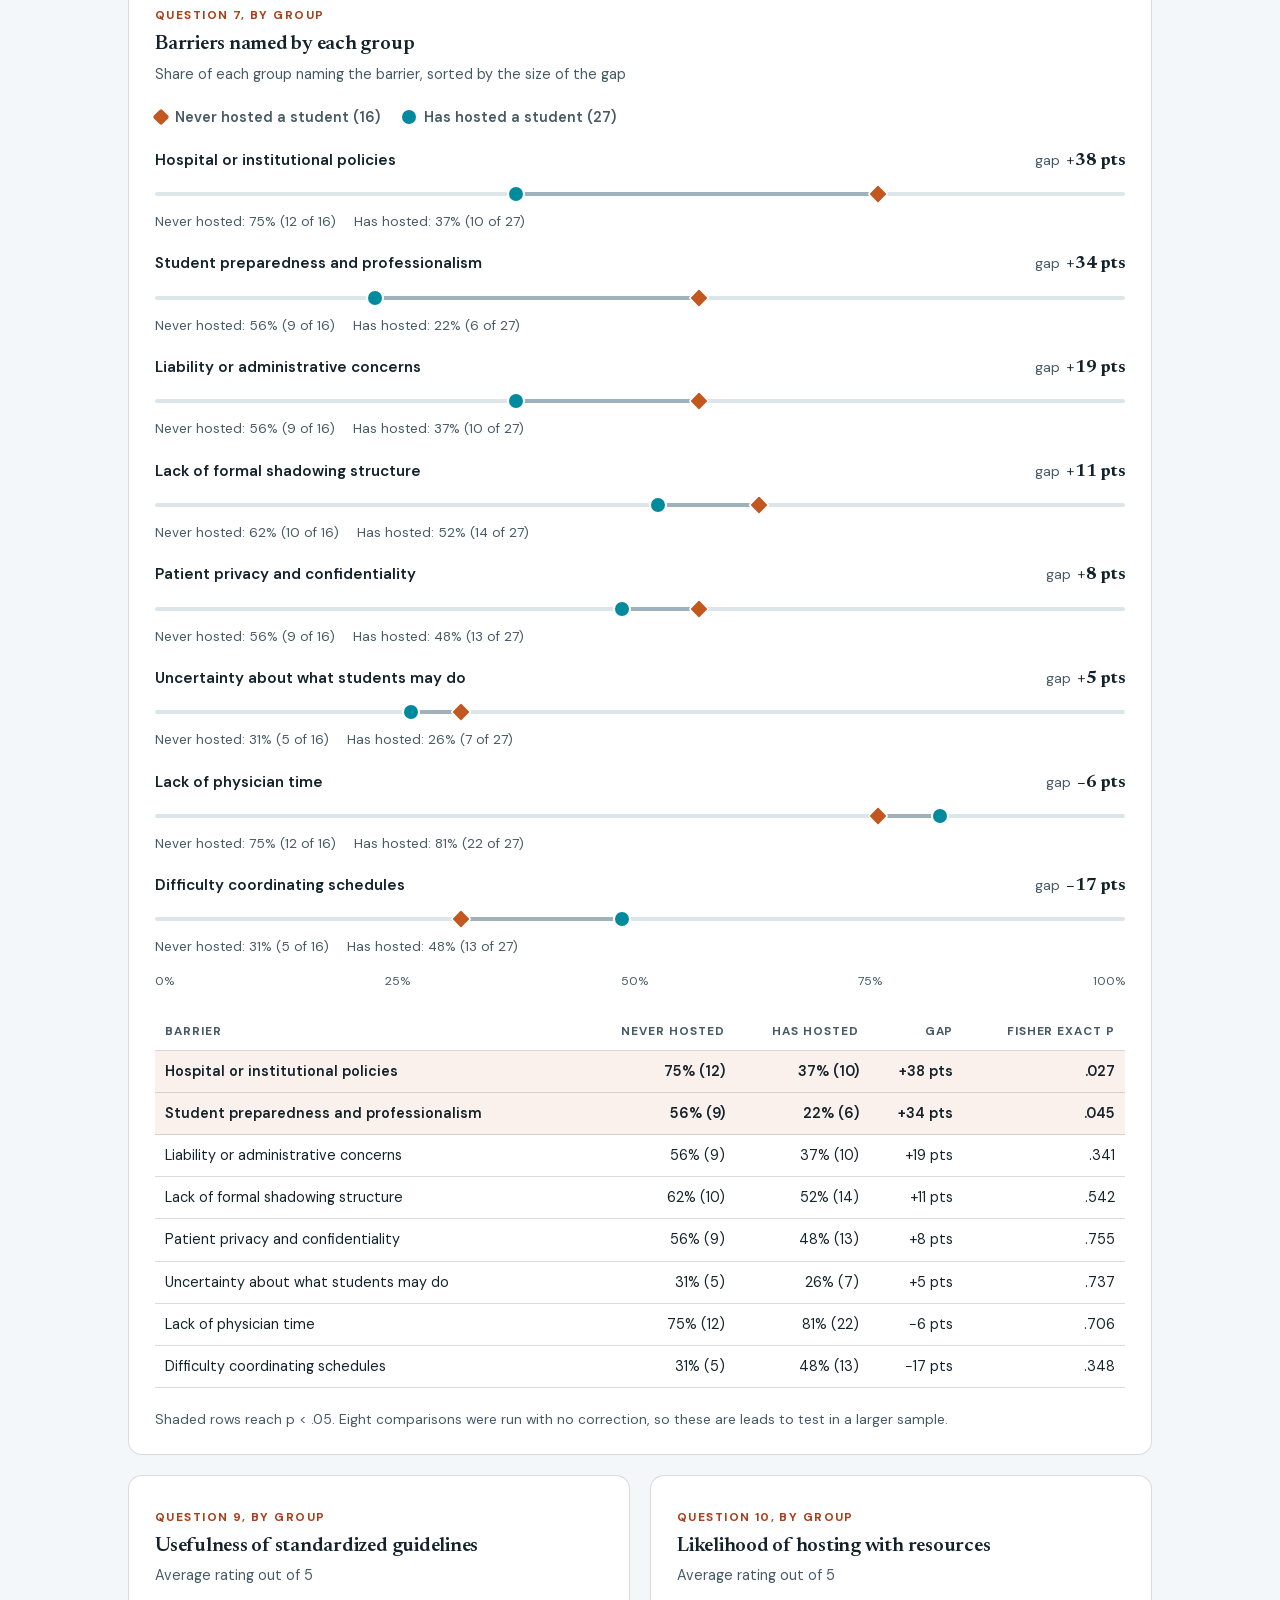
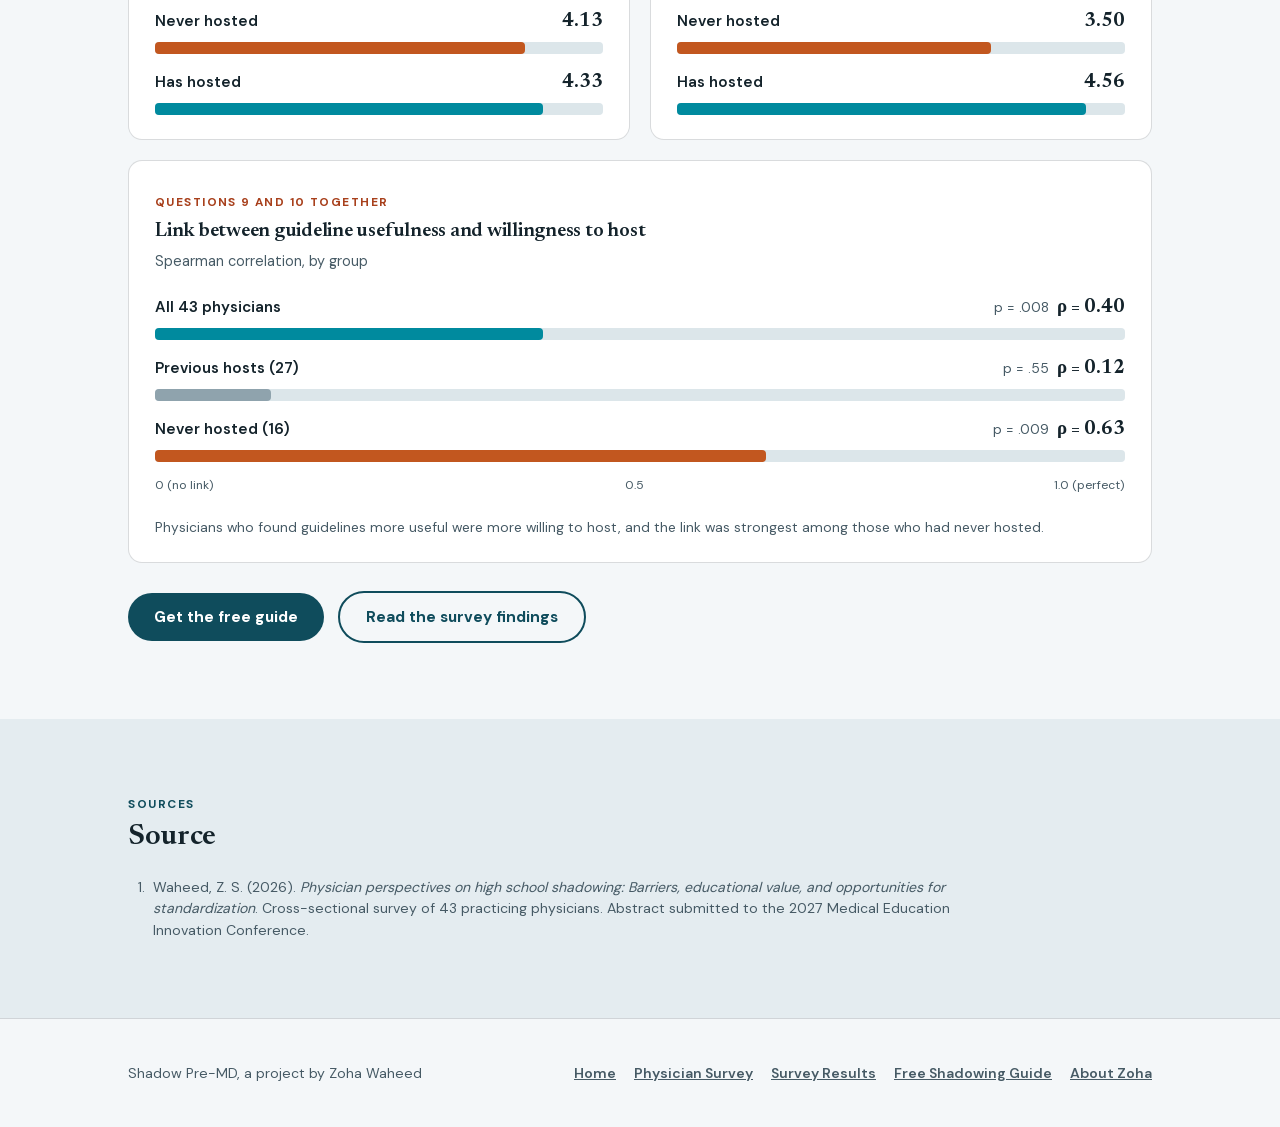
<file: results.html>
<!DOCTYPE html>
<html lang="en">
<head>
<meta charset="UTF-8">
<meta name="viewport" content="width=device-width, initial-scale=1.0">
<title>Physician Shadowing Survey Results by Question | Shadow Pre-MD</title>
<meta name="description" content="Every question from a survey of 43 physicians on high school medical shadowing, with the count and share for each answer and a split by hosting experience.">
<meta name="robots" content="index,follow,max-image-preview:large">
<link rel="canonical" href="https://odyssey-jotun.github.io/Shadow-Pre-MD/results.html">
<meta name="author" content="Zoha Waheed">
<meta name="theme-color" content="#F4F7F9">
<meta property="og:site_name" content="Shadow Pre-MD">
<meta property="og:title" content="Physician Shadowing Survey Results by Question | Shadow Pre-MD">
<meta property="og:description" content="Every question from a survey of 43 physicians on high school medical shadowing, with the count and share for each answer and a split by hosting experience.">
<meta property="og:type" content="website">
<meta property="og:url" content="https://odyssey-jotun.github.io/Shadow-Pre-MD/results.html">
<meta property="og:image" content="https://odyssey-jotun.github.io/Shadow-Pre-MD/images/og.jpg">
<meta property="og:image:width" content="1200">
<meta property="og:image:height" content="630">
<meta property="og:image:alt" content="Shadow Pre-MD: a free medical shadowing guide for high school students">
<meta name="twitter:card" content="summary_large_image">
<link rel="icon" href="favicon.svg" type="image/svg+xml">
<link rel="preload" as="image" type="image/webp" href="images/hero-reviewing-scan-960.webp" imagesrcset="images/hero-reviewing-scan-600.webp 600w, images/hero-reviewing-scan-800.webp 800w, images/hero-reviewing-scan-960.webp 960w" imagesizes="(max-width: 860px) calc(100vw - 40px), 500px" fetchpriority="high">
<link rel="preload" href="fonts/newsreader-normal.woff2" as="font" type="font/woff2" crossorigin>
<link rel="preload" href="fonts/dm-sans-normal.woff2" as="font" type="font/woff2" crossorigin>
<style>@font-face{font-family:'Newsreader';font-style:normal;font-weight:600 700;font-display:swap;src:url(fonts/newsreader-normal.woff2) format('woff2')}@font-face{font-family:'DM Sans';font-style:normal;font-weight:400 700;font-display:swap;src:url(fonts/dm-sans-normal.woff2) format('woff2')}:root{--bg:#F4F7F9;--bg-alt:#E4ECF0;--card:#FFFFFF;--ink:#14232B;--ink-soft:#465A65;--primary:#0F4C5C;--primary-dk:#0A2B35;--accent:#A8401C;--on-dark:#EEF4F6;--on-dark-soft:#BFD0D7;--accent-dark-bg:#F2A77E;--c1:#008A9E;--c2:#C2571F;--track:#DCE6EA;--line:rgba(20,35,43,0.16);--radius:14px;--wrap:1080px;--flow-tight:0.35em;--flow-block:44px;--flow-section:76px}*{box-sizing:border-box}html{scroll-behavior:smooth;scroll-padding-top:84px}@media (prefers-reduced-motion:reduce){html{scroll-behavior:auto}*{animation-duration:0.001ms !important;transition-duration:0.001ms !important}}body{margin:0;background:var(--bg);color:var(--ink);font-family:'DM Sans',ui-sans-serif,system-ui,-apple-system,'Segoe UI',sans-serif;font-size:17px;line-height:1.6;-webkit-font-smoothing:antialiased}h1,h2,h3{font-family:'Newsreader',Georgia,'Times New Roman',serif;font-weight:600;line-height:1.12;margin:0 0 var(--flow-tight);color:var(--ink);letter-spacing:-0.012em}p{margin:0 0 1em}p:last-child{margin-bottom:0}a{color:inherit}img{max-width:100%;height:auto}.wrap{max-width:var(--wrap);margin:0 auto;padding:0 28px}.sr-only{position:absolute;width:1px;height:1px;padding:0;margin:-1px;overflow:hidden;clip:rect(0,0,0,0);white-space:nowrap;border:0}.skip{position:absolute;left:-9999px;top:10px;background:var(--card);color:var(--ink);padding:12px 18px;border-radius:999px;z-index:100;text-decoration:none;font-weight:700;border:2px solid var(--primary)}.skip:focus{left:16px}.eyebrow{font-weight:700;font-size:0.74rem;letter-spacing:0.13em;text-transform:uppercase;color:var(--primary);display:block;margin:0 0 8px}a:focus-visible,button:focus-visible{outline:3px solid var(--accent);outline-offset:3px;border-radius:4px}.cite{font-size:0.68em;vertical-align:super;font-weight:700;color:var(--primary);text-decoration:underline;text-underline-offset:2px;margin-left:2px;padding:0 2px}.textlink{color:var(--primary);font-weight:700;text-underline-offset:3px}nav.site{position:sticky;top:0;z-index:20;background:rgba(244,247,249,0.95);backdrop-filter:blur(8px);border-bottom:1px solid var(--line)}nav.site .wrap{display:flex;align-items:center;justify-content:space-between;gap:8px 20px;padding-top:12px;padding-bottom:12px;flex-wrap:wrap}.wordmark{font-family:'Newsreader',Georgia,serif;font-weight:700;font-size:1.22rem;letter-spacing:-0.01em;color:var(--ink);text-decoration:none;white-space:nowrap}.wordmark span{color:var(--accent)}nav.site ul{list-style:none;display:flex;align-items:center;gap:6px;margin:0;padding:0;font-size:0.92rem;font-weight:600}nav.site ul a{text-decoration:none;color:var(--ink-soft);display:inline-flex;align-items:center;min-height:44px;padding:0 10px;white-space:nowrap}nav.site ul a:hover{color:var(--primary);text-decoration:underline}nav.site ul a[aria-current="page"]{color:var(--ink);box-shadow:inset 0 -3px 0 var(--accent)}nav.site a.nav-cta{display:inline-flex;align-items:center;min-height:44px;background:var(--primary);color:#FFFFFF;padding:0 20px;border-radius:999px;font-size:0.88rem;font-weight:700;text-decoration:none;white-space:nowrap}nav.site a.nav-cta:hover{background:var(--primary-dk)}.nav-right{display:flex;align-items:center;gap:10px}.btn{display:inline-flex;align-items:center;justify-content:center;min-height:48px;background:var(--primary);color:#FFFFFF;text-decoration:none;font-weight:700;font-size:0.96rem;padding:12px 26px;border-radius:999px;transition:background 0.15s ease}.btn:hover{background:var(--primary-dk)}.btn.ghost{background:transparent;color:var(--primary);border:2px solid var(--primary)}.btn.ghost:hover{background:var(--primary);color:#FFFFFF}.btn.light{background:var(--accent-dark-bg);color:var(--primary-dk)}.btn.light:hover{background:#F7BD9D}.btn-row{display:flex;gap:14px;flex-wrap:wrap;align-items:center;margin-top:28px}section{padding:var(--flow-section) 0}.band{background:var(--bg-alt)}.section-head{max-width:700px;margin-bottom:30px}.section-head h2,.about-text h2,.after h2,.closing h2{font-size:clamp(1.75rem,3.2vw,2.35rem)}.section-head p{color:var(--ink-soft);font-size:1.04rem}.hero{padding:72px 0 76px}.split{display:grid;grid-template-columns:1.1fr 0.9fr;gap:54px;align-items:center}.split.flip{grid-template-columns:0.85fr 1.15fr}.hero h1{font-size:clamp(2.4rem,5.4vw,3.7rem)}.hero .lede{font-size:1.14rem;color:var(--ink-soft);margin-top:6px;max-width:34em}.page-hero{padding:60px 0 56px}.page-hero h1{font-size:clamp(2.1rem,4.6vw,3.1rem);max-width:18em}.page-hero .lede{font-size:1.1rem;color:var(--ink-soft);max-width:40em;margin-top:6px}.hero-panel{background:var(--primary-dk);color:var(--on-dark);border-radius:20px;padding:32px 30px 30px;box-shadow:0 22px 44px -24px rgba(10,43,53,0.7)}.hero-panel .eyebrow{color:var(--accent-dark-bg);margin-bottom:18px}.hp-rows{list-style:none;margin:0;padding:0;display:grid;gap:22px}.hp-rows .top{display:flex;align-items:baseline;gap:14px;margin-bottom:8px}.hp-rows .n{font-family:'Newsreader',Georgia,serif;font-weight:700;font-size:2.3rem;line-height:1;color:#FFFFFF;min-width:4.6rem}.hp-rows .t{font-size:0.96rem;line-height:1.4;color:var(--on-dark)}.hp-rows .track{height:8px;border-radius:4px;background:rgba(238,244,246,0.16);overflow:hidden}.hp-rows .fill{display:block;height:100%;border-radius:0 4px 4px 0;background:var(--accent-dark-bg)}.hero-panel .src{margin:22px 0 0;font-size:0.84rem;color:var(--on-dark-soft)}.hero-panel .src a{color:var(--accent-dark-bg)}.cards{display:grid;grid-template-columns:repeat(3,1fr);gap:20px}.card{background:var(--card);border:1px solid var(--line);border-radius:var(--radius);padding:26px 24px;border-top:4px solid var(--accent)}.card h3{font-size:1.22rem}.card p{font-size:0.96rem;color:var(--ink-soft)}.card .num{font-family:'Newsreader',Georgia,serif;font-weight:700;font-size:clamp(2.1rem,3.6vw,2.7rem);line-height:1;letter-spacing:-0.02em;color:var(--primary);margin:0 0 8px}.problem{border-top:0;padding:30px 26px 28px;text-align:left}.problem .icon{width:64px;height:64px;border-radius:16px;background:var(--bg-alt);color:var(--primary);display:flex;align-items:center;justify-content:center;margin-bottom:18px}.problem .icon svg{width:36px;height:36px}.problem .num{font-size:clamp(2.6rem,4.4vw,3.2rem);color:var(--accent);margin-bottom:4px}.problem .of{font-size:0.84rem;font-weight:700;letter-spacing:0.04em;color:var(--ink-soft);margin:10px 0 0}.punch{font-family:'Newsreader',Georgia,serif;font-weight:600;font-size:clamp(1.25rem,2.3vw,1.55rem);line-height:1.3;color:var(--primary);max-width:760px;margin:var(--flow-block) 0 0;border-left:4px solid var(--accent);padding-left:20px}.punch + p{max-width:760px;color:var(--ink-soft);margin:14px 0 0;padding-left:24px}.strip{list-style:none;margin:var(--flow-block) 0 0;padding:0;display:grid;grid-template-columns:repeat(3,1fr);gap:0;background:var(--card);border:1px solid var(--line);border-radius:var(--radius)}.strip.four{grid-template-columns:repeat(4,1fr)}.strip li{padding:22px 24px;border-left:1px solid var(--line)}.strip li:first-child{border-left:0}.strip .n{display:block;font-family:'Newsreader',Georgia,serif;font-weight:700;font-size:2.2rem;line-height:1;color:var(--primary);margin-bottom:6px}.strip .t{font-size:0.92rem;color:var(--ink-soft);line-height:1.4;display:block}.charts{display:grid;grid-template-columns:1fr 1fr;gap:20px}.chart{background:var(--card);border:1px solid var(--line);border-radius:var(--radius);padding:26px 26px 24px;margin:0}.chart.stack{margin-top:20px}.chart h3{font-size:1.25rem}.chart .sub{font-size:0.9rem;color:var(--ink-soft);margin:0 0 20px}.chart .foot{font-size:0.86rem;color:var(--ink-soft);margin:20px 0 0}.qnum{display:inline-block;font-weight:700;font-size:0.74rem;letter-spacing:0.12em;text-transform:uppercase;color:var(--accent);margin:0 0 8px}.bars{list-style:none;margin:0;padding:0;display:grid;gap:14px}.bars .lab{display:flex;justify-content:space-between;align-items:baseline;gap:12px;font-size:0.95rem;font-weight:600;color:var(--ink);margin-bottom:5px}.bars .val{white-space:nowrap;font-weight:400;color:var(--ink-soft);font-size:0.86rem}.bars .val b{font-family:'Newsreader',Georgia,serif;font-size:1.18rem;font-weight:700;color:var(--ink);margin-left:8px}.bars .track{height:12px;background:var(--track);border-radius:4px;overflow:hidden}.bars .fill{display:block;height:100%;background:var(--c1);border-radius:0 4px 4px 0}.bars li.muted .fill{background:#8FA3AD}.bars li.hl .fill{background:var(--c2)}.legend{list-style:none;margin:0 0 18px;padding:0;display:flex;flex-wrap:wrap;gap:8px 22px;font-size:0.9rem;color:var(--ink-soft);font-weight:600}.legend li{display:inline-flex;align-items:center;gap:8px}.mk{display:inline-block;width:14px;height:14px;flex:none}.mk.host{background:var(--c1);border-radius:50%}.mk.never{background:var(--c2);transform:rotate(45deg);border-radius:2px;width:12px;height:12px}.dumb{list-style:none;margin:0;padding:0;display:grid;gap:18px}.dumb .lab{display:flex;justify-content:space-between;align-items:baseline;gap:12px;font-size:0.95rem;font-weight:600;margin-bottom:8px}.dumb .gap{white-space:nowrap;font-size:0.86rem;font-weight:400;color:var(--ink-soft)}.dumb .gap b{font-family:'Newsreader',Georgia,serif;font-size:1.1rem;color:var(--ink);margin-left:6px}.dumb .rail{position:relative;height:22px;margin:0 9px}.dumb .rail:before{content:"";position:absolute;left:-9px;right:-9px;top:9px;height:4px;border-radius:2px;background:var(--track)}.dumb .link{position:absolute;top:9px;height:4px;background:#9FB2BB}.dumb .pt{position:absolute;top:2px;width:18px;height:18px;margin-left:-9px;border:2px solid #FFFFFF}.dumb .pt.host{background:var(--c1);border-radius:50%}.dumb .pt.never{background:var(--c2);transform:rotate(45deg) scale(0.86);border-radius:3px}.dumb .nums{display:flex;gap:18px;font-size:0.84rem;color:var(--ink-soft);margin-top:6px}.axis{display:flex;justify-content:space-between;font-size:0.76rem;color:var(--ink-soft);margin:14px 0 0}.cols{display:grid;grid-template-columns:repeat(5,1fr);gap:10px;align-items:end;height:190px;margin:0;padding:0;list-style:none;border-bottom:2px solid var(--track)}.cols li{display:flex;flex-direction:column;justify-content:flex-end;align-items:center;height:100%}.cols .c{font-family:'Newsreader',Georgia,serif;font-weight:700;font-size:1.1rem;margin-bottom:4px}.cols .b{width:100%;max-width:64px;background:var(--c1);border-radius:4px 4px 0 0;min-height:2px}.cols li.lo .b{background:#8FA3AD}.cols-x{display:grid;grid-template-columns:repeat(5,1fr);gap:10px;margin:8px 0 0;padding:0;list-style:none;text-align:center;font-size:0.84rem;color:var(--ink-soft);font-weight:600}.cols-ends{display:flex;justify-content:space-between;font-size:0.78rem;color:var(--ink-soft);margin-top:2px}.mean{font-size:0.95rem;color:var(--ink-soft);margin:0 0 18px}.mean b{font-family:'Newsreader',Georgia,serif;font-size:1.7rem;color:var(--ink);margin-right:6px}.waffle{display:grid;grid-template-columns:repeat(11,1fr);gap:7px;max-width:420px;margin:0;padding:0;list-style:none}.waffle span{aspect-ratio:1/1;border-radius:50%;background:var(--c1)}.waffle span.never{background:var(--c2);border-radius:3px;transform:rotate(45deg) scale(0.8)}.pairs{list-style:none;margin:0;padding:0;display:grid;gap:14px}.pairs li{display:grid;grid-template-columns:1fr 44px 1fr;align-items:center;gap:10px;background:var(--card);border:1px solid var(--line);border-radius:var(--radius);padding:18px 20px}.pairs .side .k{display:block;font-size:0.72rem;font-weight:700;letter-spacing:0.12em;text-transform:uppercase;color:var(--ink-soft);margin-bottom:4px}.pairs .side .v{display:flex;align-items:baseline;gap:10px;font-weight:600;line-height:1.3}.pairs .side .v b{font-family:'Newsreader',Georgia,serif;font-size:1.7rem;line-height:1;color:var(--accent)}.pairs .side.res .v b{color:var(--primary)}.pairs .arrow{color:#7F949E;display:flex;justify-content:center}.pairs .arrow svg{width:30px;height:30px}.tablewrap{overflow-x:auto;margin-top:22px}table.data{border-collapse:collapse;width:100%;font-size:0.9rem;min-width:520px}table.data th,table.data td{text-align:right;padding:9px 10px;border-bottom:1px solid var(--line)}table.data th:first-child,table.data td:first-child{text-align:left}table.data thead th{font-size:0.74rem;letter-spacing:0.08em;text-transform:uppercase;color:var(--ink-soft)}table.data tr.sig td{background:#FBF1EC;font-weight:600}.note{margin-top:20px;font-size:0.93rem;color:var(--ink-soft);max-width:820px}.finding{margin-top:var(--flow-block)}.finding:first-of-type{margin-top:0}.finding>h3{font-size:clamp(1.35rem,2.4vw,1.65rem);max-width:26em}.finding>p{color:var(--ink-soft);max-width:46em;margin-bottom:20px}.limits{list-style:none;margin:0;padding:0;display:grid;grid-template-columns:1fr 1fr;gap:16px}.limits li{background:var(--card);border:1px solid var(--line);border-radius:var(--radius);padding:20px 22px}.limits h3{font-size:1.1rem}.limits p{font-size:0.93rem;color:var(--ink-soft)}.qlist{margin:0;padding-left:1.3rem;display:grid;gap:8px;max-width:46em;color:var(--ink-soft)}.qlist li{padding-left:4px}.about-photo{border-radius:20px;overflow:hidden;aspect-ratio:4/5;box-shadow:0 18px 40px -20px rgba(20,35,43,0.45);background:var(--bg-alt)}.about-photo img{width:100%;height:100%;object-fit:cover;object-position:center 20%;display:block}.about-text p{color:var(--ink-soft);font-size:1.02rem}.story-video{margin:var(--flow-block) 0 0;border-radius:20px;overflow:hidden;background:var(--primary-dk);aspect-ratio:16/9;box-shadow:0 18px 40px -20px rgba(20,35,43,0.45)}.story-video video{width:100%;height:100%;display:block;object-fit:cover}.story-video + .btn-row{justify-content:center;margin-top:24px}.about-text p.name-line{color:var(--ink);font-weight:600;font-size:1.08rem}.steps{list-style:none;margin:0;padding:0;display:grid;grid-template-columns:repeat(3,1fr);gap:20px;counter-reset:step}.steps li{background:var(--card);border:1px solid var(--line);border-radius:var(--radius);padding:26px 24px;counter-increment:step}.steps li:before{content:counter(step);display:flex;align-items:center;justify-content:center;width:44px;height:44px;border-radius:50%;background:var(--primary);color:#FFFFFF;font-family:'Newsreader',Georgia,serif;font-weight:700;font-size:1.3rem;margin-bottom:16px}.steps h3{font-size:1.22rem}.steps p{font-size:0.96rem;color:var(--ink-soft)}.promise{margin-top:var(--flow-block);background:var(--card);border:1px solid var(--line);border-left:4px solid var(--accent);border-radius:var(--radius);padding:24px 28px;max-width:820px}.promise .eyebrow{color:var(--accent)}.promise p{font-family:'Newsreader',Georgia,serif;font-weight:600;font-size:clamp(1.15rem,2vw,1.35rem);line-height:1.35;color:var(--ink)}.explain{max-width:760px}.explain p{font-size:1.08rem;color:var(--ink-soft)}.after{background:var(--primary-dk);color:var(--on-dark)}.after h2{color:#FFFFFF}.after p{color:var(--on-dark-soft)}.after .eyebrow{color:var(--accent-dark-bg)}.outcomes{list-style:none;margin:0;padding:0;display:grid;gap:14px}.outcomes li{display:grid;grid-template-columns:30px 1fr;gap:14px;align-items:start;background:rgba(255,255,255,0.06);border:1px solid rgba(238,244,246,0.16);border-radius:12px;padding:16px 18px;font-weight:600;color:var(--on-dark)}.outcomes svg{width:26px;height:26px;margin-top:1px}.closing{text-align:center}.closing .wrap{max-width:640px}.closing p{color:var(--ink-soft)}.closing .btn-row{justify-content:center}.refs ol{max-width:860px;margin:0;padding-left:1.3rem;display:grid;gap:12px;font-size:0.88rem;color:var(--ink-soft);line-height:1.55}.refs li{padding-left:4px}.refs h2{font-size:clamp(1.4rem,2.6vw,1.8rem)}.refs a.src{color:var(--primary);font-weight:600;text-underline-offset:2px;word-break:break-word}footer{border-top:1px solid var(--line);padding:32px 0;font-size:0.88rem;color:var(--ink-soft)}footer .wrap{display:flex;justify-content:space-between;align-items:center;flex-wrap:wrap;gap:10px 24px}footer ul{list-style:none;display:flex;flex-wrap:wrap;gap:4px 18px;margin:0;padding:0;font-weight:600}footer ul a{display:inline-flex;align-items:center;min-height:44px}@media (max-width:860px){.split,.split.flip{grid-template-columns:1fr;gap:36px}.about-photo{max-width:400px;margin:0 auto;width:100%}.cards,.steps,.charts,.limits{grid-template-columns:1fr}.strip.four{grid-template-columns:1fr 1fr}.strip.four li:nth-child(3){border-left:0}.strip.four li:nth-child(n+3){border-top:1px solid var(--line)}}@media (max-width:900px){nav.site ul{order:3;width:100%;justify-content:space-between;gap:0;border-top:1px solid var(--line);margin-top:2px}nav.site ul a{padding:0 4px;font-size:0.86rem}html{scroll-padding-top:130px}}@media (min-width:560px) and (max-width:900px){nav.site ul{justify-content:flex-start;gap:18px}}@media (max-width:620px){:root{--flow-section:54px;--flow-block:34px}.wrap{padding:0 20px}.hero{padding:40px 0 54px}.page-hero{padding:40px 0 44px}.hero-panel{padding:28px 22px 26px}.btn-row .btn{width:100%}.strip,.strip.four{grid-template-columns:1fr}.strip li,.strip.four li:nth-child(n){border-left:0;border-top:1px solid var(--line)}.strip li:first-child,.strip.four li:first-child{border-top:0}.chart{padding:22px 18px 20px}.pairs li{grid-template-columns:1fr;gap:6px}.pairs .arrow svg{transform:rotate(90deg)}.pairs .arrow{justify-content:flex-start}.cols{height:160px;gap:6px}.cols-x{gap:6px}}.hero .eyebrow,.page-hero .eyebrow{margin-bottom:12px}:root{--gold:#D9A441}.sec-head{display:grid;grid-template-columns:auto 1fr;gap:18px;align-items:baseline;padding-bottom:18px;border-bottom:1px solid var(--line)}.sec-num{font-weight:700;font-size:0.95rem;letter-spacing:0.06em;color:var(--accent)}.sec-head h2{font-size:clamp(1.9rem,3.8vw,2.7rem);margin-bottom:0.18em}.kicker{font-size:0.78rem;font-weight:700;letter-spacing:0.12em;text-transform:uppercase;color:var(--ink-soft);margin:0}.lead{font-size:1.1rem;color:var(--ink);max-width:46em;margin:22px 0 0}.stats{list-style:none;margin:28px 0 0;padding:0;display:grid;grid-template-columns:repeat(3,1fr);gap:20px}.stats li{background:var(--card);border:1px solid var(--line);border-radius:var(--radius);padding:24px 24px 22px;border-bottom:6px solid var(--c2)}.stats li.teal{border-bottom-color:var(--c1)}.stats li.gold{border-bottom-color:var(--gold)}.stats .n{display:block;font-family:'Newsreader',Georgia,serif;font-weight:700;font-size:clamp(2.2rem,4vw,2.9rem);line-height:1;letter-spacing:-0.02em;color:var(--primary);margin-bottom:10px}.stats .t{display:block;font-size:0.95rem;font-weight:600;color:var(--ink-soft);line-height:1.45}.stats + .charts,.stats + .chart{margin-top:20px}.charts.duo{grid-template-columns:0.8fr 1.2fr}.donut{position:relative;width:min(240px,78%);margin:4px auto 18px}.donut svg{display:block;width:100%;height:auto}.donut .mid{position:absolute;inset:0;display:flex;flex-direction:column;align-items:center;justify-content:center;text-align:center;padding:0 26%}.donut .mid .n{font-family:'Newsreader',Georgia,serif;font-weight:700;font-size:2.1rem;line-height:1;color:var(--ink)}.donut .mid .t{font-size:0.78rem;color:var(--ink-soft);line-height:1.25;margin-top:4px}.legend.center{justify-content:center;margin:0}.legend .sw{display:inline-block;width:22px;height:6px;border-radius:3px;flex:none}.band-quote{position:relative;margin:28px 0 0;padding:34px 36px 32px 72px;background:var(--primary-dk);color:#FFFFFF;border-radius:18px}.band-quote:before{content:"\201C";position:absolute;left:28px;top:14px;font-family:'Newsreader',Georgia,serif;font-size:4.2rem;line-height:1;color:var(--accent-dark-bg)}.band-quote p{font-family:'Newsreader',Georgia,serif;font-style:italic;font-weight:600;font-size:clamp(1.2rem,2.2vw,1.5rem);line-height:1.38;margin:0;max-width:40em}.band-quote cite{display:block;margin-top:12px;font-style:normal;font-size:0.8rem;font-weight:700;letter-spacing:0.12em;text-transform:uppercase;color:var(--accent-dark-bg)}.sub-h{font-size:1.3rem;margin:var(--flow-block) 0 16px}.glance h2{font-size:clamp(1.75rem,3.2vw,2.35rem);max-width:22em}.glance-grid{list-style:none;margin:28px 0 0;padding:0;display:grid;grid-template-columns:1fr 1fr;gap:18px}.glance-grid li{background:rgba(255,255,255,0.07);border:1px solid rgba(238,244,246,0.16);border-radius:var(--radius);padding:24px 26px}.glance-grid .n{display:block;font-family:'Newsreader',Georgia,serif;font-weight:700;font-size:2.5rem;line-height:1;color:var(--accent-dark-bg);margin-bottom:8px}.glance-grid .t{display:block;font-weight:600;color:var(--on-dark);font-size:0.98rem}.btn.ghost.on-dark{color:var(--on-dark);border-color:var(--on-dark-soft)}.btn.ghost.on-dark:hover{background:var(--on-dark);color:var(--primary-dk)}@media (max-width:860px){.charts.duo{grid-template-columns:1fr}}@media (max-width:700px){.stats{grid-template-columns:1fr}}@media (max-width:620px){.sec-head{grid-template-columns:1fr;gap:4px}.band-quote{padding:58px 24px 26px}.band-quote:before{left:22px;top:10px}.glance-grid{grid-template-columns:1fr}}.hero-photo{margin:0;border-radius:20px;overflow:hidden;aspect-ratio:3/2;background:var(--bg-alt);box-shadow:0 22px 44px -24px rgba(10,43,53,0.6)}.hero-photo img{display:block;width:100%;height:100%;object-fit:cover}@media (max-width:860px){.hero .split,.page-hero .split{gap:26px}.hero .hero-photo,.page-hero .hero-photo{order:-1;aspect-ratio:16/10}}</style>
<script type="application/ld+json">{"@context":"https://schema.org","@graph":[{"@type":"WebSite","@id":"https://odyssey-jotun.github.io/Shadow-Pre-MD/#site","url":"https://odyssey-jotun.github.io/Shadow-Pre-MD/","name":"Shadow Pre-MD","description":"A free guide to medical shadowing for high school students.","author":{"@id":"https://odyssey-jotun.github.io/Shadow-Pre-MD/#zoha"},"inLanguage":"en-US"},{"@type":"Person","@id":"https://odyssey-jotun.github.io/Shadow-Pre-MD/#zoha","name":"Zoha Waheed","description":"High school student and author of Shadow Pre-MD, a free guide to medical shadowing.","image":"https://odyssey-jotun.github.io/Shadow-Pre-MD/images/zoha-800.webp","url":"https://odyssey-jotun.github.io/Shadow-Pre-MD/#about"},{"@type":"Article","@id":"https://odyssey-jotun.github.io/Shadow-Pre-MD/results.html#page","url":"https://odyssey-jotun.github.io/Shadow-Pre-MD/results.html","name":"Physician Shadowing Survey Results by Question","headline":"Physician Shadowing Survey Results by Question","description":"Every question from a survey of 43 physicians on high school medical shadowing, with the count and share for each answer and a split by hosting experience.","isPartOf":{"@id":"https://odyssey-jotun.github.io/Shadow-Pre-MD/#site"},"author":{"@id":"https://odyssey-jotun.github.io/Shadow-Pre-MD/#zoha"},"inLanguage":"en-US","datePublished":"2026-09-29","dateModified":"2026-09-29","image":"https://odyssey-jotun.github.io/Shadow-Pre-MD/images/og.jpg","publisher":{"@id":"https://odyssey-jotun.github.io/Shadow-Pre-MD/#zoha"}},{"@type":"BreadcrumbList","itemListElement":[{"@type":"ListItem","position":1,"name":"Home","item":"https://odyssey-jotun.github.io/Shadow-Pre-MD/"},{"@type":"ListItem","position":2,"name":"Survey Results","item":"https://odyssey-jotun.github.io/Shadow-Pre-MD/results.html"}]}]}</script>
</head>
<body>

<a class="skip" href="#main">Skip to content</a>
<nav class="site" aria-label="Primary">
  <div class="wrap">
    <a class="wordmark" href="index.html">Shadow <span>Pre-MD</span></a>
    <ul>
      <li><a href="index.html">Home</a></li>
      <li><a href="guide.html">Guide</a></li>
      <li><a href="survey.html">Physician Survey</a></li>
      <li><a href="results.html" aria-current="page">Survey Results</a></li>
    </ul>
    <a href="downloads/shadowing-a-doctor-guide.pdf" download class="nav-cta">Get the Free Guide</a>
  </div>
</nav>

<main id="main">

<header class="page-hero">
  <div class="wrap split">
    <div>
    <span class="eyebrow">Survey results</span>
    <h1>Physician shadowing survey results, question by question</h1>
    <p class="lede">Each chart below shows one survey question with the count and share for every answer. The second half breaks the answers down by whether the physician had hosted a student before.</p>
    <div class="btn-row">
      <a href="survey.html" class="btn ghost">Read the survey findings</a>
      <a href="downloads/shadowing-a-doctor-guide.pdf" download class="btn">Get the free guide</a>
    </div>
    </div>
    <figure class="hero-photo"><img src="images/hero-reviewing-scan-960.webp" srcset="images/hero-reviewing-scan-600.webp 600w, images/hero-reviewing-scan-800.webp 800w, images/hero-reviewing-scan-960.webp 960w" sizes="(max-width: 860px) calc(100vw - 40px), 500px" width="960" height="640" alt="A young trainee in a white coat watching over a physician's shoulder as she points out a brain scan on a monitor" fetchpriority="high" decoding="async"></figure>
  </div>
</header>

<section class="band" id="all">
  <div class="wrap">
    <div class="section-head">
      <span class="eyebrow">All 43 physicians</span>
      <h2>How physicians answered each shadowing question</h2>
      <p>Percentages are out of all 43 respondents unless the chart says otherwise.</p>
    </div>

    <figure class="chart" id="q1">
      <span class="qnum">Question 1</span>
      <h3>What is your medical specialty?</h3>
      <p class="sub">One answer. Number of physicians out of 43.</p>
      <ul class="bars">
  <li title="Internal medicine or subspecialty: 24 of 43 (56%)"><div class="lab"><span>Internal medicine or subspecialty</span><span class="val">24 of 43<b>56%</b></span></div><div class="track"><span class="fill" style="width:56%"></span></div></li>
  <li title="Surgery or surgical subspecialty: 8 of 43 (19%)"><div class="lab"><span>Surgery or surgical subspecialty</span><span class="val">8 of 43<b>19%</b></span></div><div class="track"><span class="fill" style="width:19%"></span></div></li>
  <li title="Family medicine: 3 of 43 (7%)"><div class="lab"><span>Family medicine</span><span class="val">3 of 43<b>7%</b></span></div><div class="track"><span class="fill" style="width:7%"></span></div></li>
  <li title="Pediatrics or pediatric subspecialty: 3 of 43 (7%)"><div class="lab"><span>Pediatrics or pediatric subspecialty</span><span class="val">3 of 43<b>7%</b></span></div><div class="track"><span class="fill" style="width:7%"></span></div></li>
  <li title="Emergency medicine: 0 of 43 (0%)"><div class="lab"><span>Emergency medicine</span><span class="val">0 of 43<b>0%</b></span></div><div class="track"><span class="fill" style="width:0%"></span></div></li>
  <li class="muted" title="Other or not tabulated: 5 of 43 (12%)"><div class="lab"><span>Other or not tabulated</span><span class="val">5 of 43<b>12%</b></span></div><div class="track"><span class="fill" style="width:12%"></span></div></li>
</ul>
      <p class="foot">Five responses fell into other specialties or were not broken out.</p>
    </figure>
    <figure class="chart stack" id="q2">
      <span class="qnum">Question 2</span>
      <h3>Does your field involve procedures?</h3>
      <p class="sub">One answer.</p>
      <ul class="bars">
  <li title="Yes: 85%"><div class="lab"><span>Yes</span><span class="val"><b>85%</b></span></div><div class="track"><span class="fill" style="width:85%"></span></div></li>
  <li title="No: 15%"><div class="lab"><span>No</span><span class="val"><b>15%</b></span></div><div class="track"><span class="fill" style="width:15%"></span></div></li>
</ul>
      <p class="foot">Reported in the abstract as a percentage.</p>
    </figure>
    <figure class="chart stack" id="q3">
      <span class="qnum">Question 3</span>
      <h3>What is your practice setting?</h3>
      <p class="sub">One answer.</p>
      <ul class="bars">
  <li title="Government or VA hospital: 30%"><div class="lab"><span>Government or VA hospital</span><span class="val"><b>30%</b></span></div><div class="track"><span class="fill" style="width:30%"></span></div></li>
  <li title="Community hospital: 23%"><div class="lab"><span>Community hospital</span><span class="val"><b>23%</b></span></div><div class="track"><span class="fill" style="width:23%"></span></div></li>
  <li title="Private practice: 21%"><div class="lab"><span>Private practice</span><span class="val"><b>21%</b></span></div><div class="track"><span class="fill" style="width:21%"></span></div></li>
  <li title="Academic medical center: 18%"><div class="lab"><span>Academic medical center</span><span class="val"><b>18%</b></span></div><div class="track"><span class="fill" style="width:18%"></span></div></li>
</ul>
      <p class="foot">Reported in the abstract as percentages. The remaining 8% fell into other settings.</p>
    </figure>
    <figure class="chart stack" id="q4">
      <span class="qnum">Question 4</span>
      <h3>Have you ever supervised a high school student for a medical shadowing experience?</h3>
      <p class="sub">One answer. Number of physicians out of 43.</p>
      <ul class="bars">
  <li title="Yes: 27 of 43 (63%)"><div class="lab"><span>Yes</span><span class="val">27 of 43<b>63%</b></span></div><div class="track"><span class="fill" style="width:63%"></span></div></li>
  <li title="No: 16 of 43 (37%)"><div class="lab"><span>No</span><span class="val">16 of 43<b>37%</b></span></div><div class="track"><span class="fill" style="width:37%"></span></div></li>
</ul>
    </figure>
    <figure class="chart stack" id="q5">
      <span class="qnum">Question 5</span>
      <h3>What activities do you typically allow high school students to participate in?</h3>
      <p class="sub">Select all that apply.</p>
      <ul class="bars">
  <li title="Discuss medical cases with the physician: 78%"><div class="lab"><span>Discuss medical cases with the physician</span><span class="val"><b>78%</b></span></div><div class="track"><span class="fill" style="width:78%"></span></div></li>
  <li title="Observe patient encounters: 70%"><div class="lab"><span>Observe patient encounters</span><span class="val"><b>70%</b></span></div><div class="track"><span class="fill" style="width:70%"></span></div></li>
</ul>
      <p class="foot">Only the two leading activities have been tabulated for this question.</p>
    </figure>
    <figure class="chart stack" id="q6">
      <span class="qnum">Question 6</span>
      <h3>Which factors are most important for making a student's shadowing experience meaningful?</h3>
      <p class="sub">Choose up to three. Share of 43 physicians selecting each.</p>
      <ul class="bars">
  <li title="Direct observation of patient care: 30 of 43 (70%)"><div class="lab"><span>Direct observation of patient care</span><span class="val">30 of 43<b>70%</b></span></div><div class="track"><span class="fill" style="width:70%"></span></div></li>
  <li title="Ability to ask questions: 22 of 43 (51%)"><div class="lab"><span>Ability to ask questions</span><span class="val">22 of 43<b>51%</b></span></div><div class="track"><span class="fill" style="width:51%"></span></div></li>
  <li title="Interaction with physicians: 19 of 43 (44%)"><div class="lab"><span>Interaction with physicians</span><span class="val">19 of 43<b>44%</b></span></div><div class="track"><span class="fill" style="width:44%"></span></div></li>
  <li title="Career guidance: 17 of 43 (40%)"><div class="lab"><span>Career guidance</span><span class="val">17 of 43<b>40%</b></span></div><div class="track"><span class="fill" style="width:40%"></span></div></li>
  <li title="Understanding clinical reasoning: 15 of 43 (35%)"><div class="lab"><span>Understanding clinical reasoning</span><span class="val">15 of 43<b>35%</b></span></div><div class="track"><span class="fill" style="width:35%"></span></div></li>
  <li title="Structured educational activities: 15 of 43 (35%)"><div class="lab"><span>Structured educational activities</span><span class="val">15 of 43<b>35%</b></span></div><div class="track"><span class="fill" style="width:35%"></span></div></li>
  <li title="Exposure to different specialties: 14 of 43 (33%)"><div class="lab"><span>Exposure to different specialties</span><span class="val">14 of 43<b>33%</b></span></div><div class="track"><span class="fill" style="width:33%"></span></div></li>
  <li title="Exposure to medical procedures: 8 of 43 (19%)"><div class="lab"><span>Exposure to medical procedures</span><span class="val">8 of 43<b>19%</b></span></div><div class="track"><span class="fill" style="width:19%"></span></div></li>
  <li title="Research project involvement: 8 of 43 (19%)"><div class="lab"><span>Research project involvement</span><span class="val">8 of 43<b>19%</b></span></div><div class="track"><span class="fill" style="width:19%"></span></div></li>
  <li title="Mentorship or relationship with a physician: 7 of 43 (16%)"><div class="lab"><span>Mentorship or relationship with a physician</span><span class="val">7 of 43<b>16%</b></span></div><div class="track"><span class="fill" style="width:16%"></span></div></li>
</ul>
      <p class="foot">The form did not enforce the limit of three, so some physicians chose more.</p>
    </figure>
    <figure class="chart stack" id="q7">
      <span class="qnum">Question 7</span>
      <h3>What are the biggest barriers to providing a meaningful shadowing experience?</h3>
      <p class="sub">Select all that apply. Share of 43 physicians selecting each.</p>
      <ul class="bars">
  <li title="Lack of physician time: 34 of 43 (79%)"><div class="lab"><span>Lack of physician time</span><span class="val">34 of 43<b>79%</b></span></div><div class="track"><span class="fill" style="width:79%"></span></div></li>
  <li title="Lack of formal shadowing structure: 24 of 43 (56%)"><div class="lab"><span>Lack of formal shadowing structure</span><span class="val">24 of 43<b>56%</b></span></div><div class="track"><span class="fill" style="width:56%"></span></div></li>
  <li title="Patient privacy and confidentiality: 22 of 43 (51%)"><div class="lab"><span>Patient privacy and confidentiality</span><span class="val">22 of 43<b>51%</b></span></div><div class="track"><span class="fill" style="width:51%"></span></div></li>
  <li title="Hospital or institutional policies: 22 of 43 (51%)"><div class="lab"><span>Hospital or institutional policies</span><span class="val">22 of 43<b>51%</b></span></div><div class="track"><span class="fill" style="width:51%"></span></div></li>
  <li title="Liability or administrative concerns: 19 of 43 (44%)"><div class="lab"><span>Liability or administrative concerns</span><span class="val">19 of 43<b>44%</b></span></div><div class="track"><span class="fill" style="width:44%"></span></div></li>
  <li title="Difficulty coordinating schedules: 18 of 43 (42%)"><div class="lab"><span>Difficulty coordinating schedules</span><span class="val">18 of 43<b>42%</b></span></div><div class="track"><span class="fill" style="width:42%"></span></div></li>
  <li title="Student preparedness and professionalism: 15 of 43 (35%)"><div class="lab"><span>Student preparedness and professionalism</span><span class="val">15 of 43<b>35%</b></span></div><div class="track"><span class="fill" style="width:35%"></span></div></li>
  <li title="Uncertainty about what students may do: 12 of 43 (28%)"><div class="lab"><span>Uncertainty about what students may do</span><span class="val">12 of 43<b>28%</b></span></div><div class="track"><span class="fill" style="width:28%"></span></div></li>
  <li class="muted" title="Other: 3 of 43 (7%)"><div class="lab"><span>Other</span><span class="val">3 of 43<b>7%</b></span></div><div class="track"><span class="fill" style="width:7%"></span></div></li>
</ul>
    </figure>
    <figure class="chart stack" id="q8">
      <span class="qnum">Question 8</span>
      <h3>Which resources would make it easier to provide a high-quality shadowing experience?</h3>
      <p class="sub">Select all that apply. Share of 43 physicians selecting each.</p>
      <ul class="bars">
  <li title="Student orientation program or handbook: 28 of 43 (65%)"><div class="lab"><span>Student orientation program or handbook</span><span class="val">28 of 43<b>65%</b></span></div><div class="track"><span class="fill" style="width:65%"></span></div></li>
  <li title="Clear institutional guidelines on what students may observe: 26 of 43 (60%)"><div class="lab"><span>Clear institutional guidelines on what students may observe</span><span class="val">26 of 43<b>60%</b></span></div><div class="track"><span class="fill" style="width:60%"></span></div></li>
  <li title="Suggested questions or discussion topics: 19 of 43 (44%)"><div class="lab"><span>Suggested questions or discussion topics</span><span class="val">19 of 43<b>44%</b></span></div><div class="track"><span class="fill" style="width:44%"></span></div></li>
  <li title="Short physician guide for supervising students: 17 of 43 (40%)"><div class="lab"><span>Short physician guide for supervising students</span><span class="val">17 of 43<b>40%</b></span></div><div class="track"><span class="fill" style="width:40%"></span></div></li>
  <li title="Pre-shadowing educational materials: 17 of 43 (40%)"><div class="lab"><span>Pre-shadowing educational materials</span><span class="val">17 of 43<b>40%</b></span></div><div class="track"><span class="fill" style="width:40%"></span></div></li>
  <li title="Professionalism expectations: 16 of 43 (37%)"><div class="lab"><span>Professionalism expectations</span><span class="val">16 of 43<b>37%</b></span></div><div class="track"><span class="fill" style="width:37%"></span></div></li>
  <li title="HIPAA and confidentiality training: 14 of 43 (33%)"><div class="lab"><span>HIPAA and confidentiality training</span><span class="val">14 of 43<b>33%</b></span></div><div class="track"><span class="fill" style="width:33%"></span></div></li>
  <li title="Structured shadowing schedule: 12 of 43 (28%)"><div class="lab"><span>Structured shadowing schedule</span><span class="val">12 of 43<b>28%</b></span></div><div class="track"><span class="fill" style="width:28%"></span></div></li>
  <li title="Mentorship guidance: 12 of 43 (28%)"><div class="lab"><span>Mentorship guidance</span><span class="val">12 of 43<b>28%</b></span></div><div class="track"><span class="fill" style="width:28%"></span></div></li>
</ul>
    </figure>
    <figure class="chart stack" id="q9">
      <span class="qnum">Question 9</span>
      <h3>How useful would standardized guidelines for high school shadowing be?</h3>
      <p class="sub">Scale from 1 to 5.</p>
      <p class="mean"><b>4.26</b>average out of 5. 32 of 43 (74%) chose 4 or 5.</p>
<ul class="cols">
  <li class="lo" title="Rating 1: 0 of 43"><span class="c">0</span><span class="b" style="height:0.0%"></span></li>
  <li class="lo" title="Rating 2: 1 of 43"><span class="c">1</span><span class="b" style="height:3.6%"></span></li>
  <li class="lo" title="Rating 3: 10 of 43"><span class="c">10</span><span class="b" style="height:35.7%"></span></li>
  <li title="Rating 4: 9 of 43"><span class="c">9</span><span class="b" style="height:32.1%"></span></li>
  <li title="Rating 5: 23 of 43"><span class="c">23</span><span class="b" style="height:82.0%"></span></li>
</ul>
<ul class="cols-x" aria-hidden="true"><li>1</li><li>2</li><li>3</li><li>4</li><li>5</li></ul>
<div class="cols-ends"><span>Not useful</span><span>Very useful</span></div>
    </figure>
    <figure class="chart stack" id="q10">
      <span class="qnum">Question 10</span>
      <h3>How likely would you be to host a high school student if appropriate resources were available?</h3>
      <p class="sub">Scale from 1 to 5.</p>
      <p class="mean"><b>4.16</b>average out of 5. 31 of 43 (72%) chose 4 or 5.</p>
<ul class="cols">
  <li class="lo" title="Rating 1: 1 of 43"><span class="c">1</span><span class="b" style="height:3.6%"></span></li>
  <li class="lo" title="Rating 2: 2 of 43"><span class="c">2</span><span class="b" style="height:7.1%"></span></li>
  <li class="lo" title="Rating 3: 9 of 43"><span class="c">9</span><span class="b" style="height:32.1%"></span></li>
  <li title="Rating 4: 8 of 43"><span class="c">8</span><span class="b" style="height:28.5%"></span></li>
  <li title="Rating 5: 23 of 43"><span class="c">23</span><span class="b" style="height:82.0%"></span></li>
</ul>
<ul class="cols-x" aria-hidden="true"><li>1</li><li>2</li><li>3</li><li>4</li><li>5</li></ul>
<div class="cols-ends"><span>Not likely</span><span>Very likely</span></div>
      <p class="foot">40 of 43 (93%) chose 3 or higher. The stricter count of 4 or 5 is used across this site.</p>
    </figure>
  </div>
</section>

<section id="groups">
  <div class="wrap">
    <div class="section-head">
      <span class="eyebrow">By hosting experience</span>
      <h2>Doctors who have hosted students compared with those who have not</h2>
      <p>27 physicians had hosted a high school student and 16 never had. Splitting the answers shows what keeps physicians from hosting for the first time.</p>
    </div>
    <figure class="chart">
      <span class="qnum">Question 7, by group</span>
      <h3>Barriers named by each group</h3>
      <p class="sub">Share of each group naming the barrier, sorted by the size of the gap</p>
      <ul class="legend" aria-label="Legend"><li><span class="mk never"></span>Never hosted a student (16)</li><li><span class="mk host"></span>Has hosted a student (27)</li></ul>
<ul class="dumb">
  <li title="Hospital or institutional policies: never hosted 75%, has hosted 37%"><div class="lab"><span>Hospital or institutional policies</span><span class="gap">gap<b>+38 pts</b></span></div><div class="rail"><span class="link" style="left:37.0%;width:38.0%"></span><span class="pt host" style="left:37.0%"></span><span class="pt never" style="left:75.0%"></span></div><div class="nums"><span>Never hosted: 75% (12 of 16)</span><span>Has hosted: 37% (10 of 27)</span></div></li>
  <li title="Student preparedness and professionalism: never hosted 56%, has hosted 22%"><div class="lab"><span>Student preparedness and professionalism</span><span class="gap">gap<b>+34 pts</b></span></div><div class="rail"><span class="link" style="left:22.2%;width:34.0%"></span><span class="pt host" style="left:22.2%"></span><span class="pt never" style="left:56.2%"></span></div><div class="nums"><span>Never hosted: 56% (9 of 16)</span><span>Has hosted: 22% (6 of 27)</span></div></li>
  <li title="Liability or administrative concerns: never hosted 56%, has hosted 37%"><div class="lab"><span>Liability or administrative concerns</span><span class="gap">gap<b>+19 pts</b></span></div><div class="rail"><span class="link" style="left:37.0%;width:19.2%"></span><span class="pt host" style="left:37.0%"></span><span class="pt never" style="left:56.2%"></span></div><div class="nums"><span>Never hosted: 56% (9 of 16)</span><span>Has hosted: 37% (10 of 27)</span></div></li>
  <li title="Lack of formal shadowing structure: never hosted 62%, has hosted 52%"><div class="lab"><span>Lack of formal shadowing structure</span><span class="gap">gap<b>+11 pts</b></span></div><div class="rail"><span class="link" style="left:51.9%;width:10.6%"></span><span class="pt host" style="left:51.9%"></span><span class="pt never" style="left:62.5%"></span></div><div class="nums"><span>Never hosted: 62% (10 of 16)</span><span>Has hosted: 52% (14 of 27)</span></div></li>
  <li title="Patient privacy and confidentiality: never hosted 56%, has hosted 48%"><div class="lab"><span>Patient privacy and confidentiality</span><span class="gap">gap<b>+8 pts</b></span></div><div class="rail"><span class="link" style="left:48.1%;width:8.1%"></span><span class="pt host" style="left:48.1%"></span><span class="pt never" style="left:56.2%"></span></div><div class="nums"><span>Never hosted: 56% (9 of 16)</span><span>Has hosted: 48% (13 of 27)</span></div></li>
  <li title="Uncertainty about what students may do: never hosted 31%, has hosted 26%"><div class="lab"><span>Uncertainty about what students may do</span><span class="gap">gap<b>+5 pts</b></span></div><div class="rail"><span class="link" style="left:25.9%;width:5.3%"></span><span class="pt host" style="left:25.9%"></span><span class="pt never" style="left:31.2%"></span></div><div class="nums"><span>Never hosted: 31% (5 of 16)</span><span>Has hosted: 26% (7 of 27)</span></div></li>
  <li title="Lack of physician time: never hosted 75%, has hosted 81%"><div class="lab"><span>Lack of physician time</span><span class="gap">gap<b>−6 pts</b></span></div><div class="rail"><span class="link" style="left:75.0%;width:6.5%"></span><span class="pt host" style="left:81.5%"></span><span class="pt never" style="left:75.0%"></span></div><div class="nums"><span>Never hosted: 75% (12 of 16)</span><span>Has hosted: 81% (22 of 27)</span></div></li>
  <li title="Difficulty coordinating schedules: never hosted 31%, has hosted 48%"><div class="lab"><span>Difficulty coordinating schedules</span><span class="gap">gap<b>−17 pts</b></span></div><div class="rail"><span class="link" style="left:31.2%;width:16.9%"></span><span class="pt host" style="left:48.1%"></span><span class="pt never" style="left:31.2%"></span></div><div class="nums"><span>Never hosted: 31% (5 of 16)</span><span>Has hosted: 48% (13 of 27)</span></div></li>
</ul>
<div class="axis" aria-hidden="true"><span>0%</span><span>25%</span><span>50%</span><span>75%</span><span>100%</span></div>
      <div class="tablewrap"><table class="data">
<caption class="sr-only">Barriers named by physicians who had never hosted a student and by those who had</caption>
<thead><tr><th>Barrier</th><th>Never hosted</th><th>Has hosted</th><th>Gap</th><th>Fisher exact p</th></tr></thead><tbody>
<tr class="sig"><td>Hospital or institutional policies</td><td>75% (12)</td><td>37% (10)</td><td>+38 pts</td><td>.027</td></tr>
<tr class="sig"><td>Student preparedness and professionalism</td><td>56% (9)</td><td>22% (6)</td><td>+34 pts</td><td>.045</td></tr>
<tr><td>Liability or administrative concerns</td><td>56% (9)</td><td>37% (10)</td><td>+19 pts</td><td>.341</td></tr>
<tr><td>Lack of formal shadowing structure</td><td>62% (10)</td><td>52% (14)</td><td>+11 pts</td><td>.542</td></tr>
<tr><td>Patient privacy and confidentiality</td><td>56% (9)</td><td>48% (13)</td><td>+8 pts</td><td>.755</td></tr>
<tr><td>Uncertainty about what students may do</td><td>31% (5)</td><td>26% (7)</td><td>+5 pts</td><td>.737</td></tr>
<tr><td>Lack of physician time</td><td>75% (12)</td><td>81% (22)</td><td>−6 pts</td><td>.706</td></tr>
<tr><td>Difficulty coordinating schedules</td><td>31% (5)</td><td>48% (13)</td><td>−17 pts</td><td>.348</td></tr>
</tbody></table></div>
      <p class="foot">Shaded rows reach p &lt; .05. Eight comparisons were run with no correction, so these are leads to test in a larger sample.</p>
    </figure>
    <div class="charts" style="margin-top:20px">
      <figure class="chart">
        <span class="qnum">Question 9, by group</span>
        <h3>Usefulness of standardized guidelines</h3>
        <p class="sub">Average rating out of 5</p>
        <ul class="bars">
          <li class="hl" title="Never hosted: 4.13"><div class="lab"><span>Never hosted</span><span class="val"><b>4.13</b></span></div><div class="track"><span class="fill" style="width:82.6%"></span></div></li>
          <li title="Has hosted: 4.33"><div class="lab"><span>Has hosted</span><span class="val"><b>4.33</b></span></div><div class="track"><span class="fill" style="width:86.6%"></span></div></li>
        </ul>
      </figure>
      <figure class="chart">
        <span class="qnum">Question 10, by group</span>
        <h3>Likelihood of hosting with resources</h3>
        <p class="sub">Average rating out of 5</p>
        <ul class="bars">
          <li class="hl" title="Never hosted: 3.50"><div class="lab"><span>Never hosted</span><span class="val"><b>3.50</b></span></div><div class="track"><span class="fill" style="width:70%"></span></div></li>
          <li title="Has hosted: 4.56"><div class="lab"><span>Has hosted</span><span class="val"><b>4.56</b></span></div><div class="track"><span class="fill" style="width:91.2%"></span></div></li>
        </ul>
      </figure>
    </div>
    <figure class="chart stack">
      <span class="qnum">Questions 9 and 10 together</span>
      <h3>Link between guideline usefulness and willingness to host</h3>
      <p class="sub">Spearman correlation, by group</p>
      <ul class="bars">
  <li title="All 43 physicians: rho 0.40, p = .008"><div class="lab"><span>All 43 physicians</span><span class="val">p = .008<b>&rho; = 0.40</b></span></div><div class="track"><span class="fill" style="width:40%"></span></div></li>
  <li class="muted" title="Previous hosts (27): rho 0.12, p = .55"><div class="lab"><span>Previous hosts (27)</span><span class="val">p = .55<b>&rho; = 0.12</b></span></div><div class="track"><span class="fill" style="width:12%"></span></div></li>
  <li class="hl" title="Never hosted (16): rho 0.63, p = .009"><div class="lab"><span>Never hosted (16)</span><span class="val">p = .009<b>&rho; = 0.63</b></span></div><div class="track"><span class="fill" style="width:63%"></span></div></li>
</ul>
<div class="axis" aria-hidden="true"><span>0 (no link)</span><span>0.5</span><span>1.0 (perfect)</span></div>
      <p class="foot">Physicians who found guidelines more useful were more willing to host, and the link was strongest among those who had never hosted.</p>
    </figure>
    <div class="btn-row">
      <a href="downloads/shadowing-a-doctor-guide.pdf" download class="btn">Get the free guide</a>
      <a href="survey.html" class="btn ghost">Read the survey findings</a>
    </div>
  </div>
</section>

<section class="refs band" id="sources">
  <div class="wrap">
    <div class="section-head" style="margin-bottom:22px">
      <span class="eyebrow">Sources</span>
      <h2>Source</h2>
    </div>
    <ol>
      <li id="r1">Waheed, Z. S. (2026). <em>Physician perspectives on high school shadowing: Barriers, educational value, and opportunities for standardization</em>. Cross-sectional survey of 43 practicing physicians. Abstract submitted to the 2027 Medical Education Innovation Conference.</li>
    </ol>
  </div>
</section>

</main>

<footer>
  <div class="wrap">
    <span>Shadow Pre-MD, a project by Zoha Waheed</span>
    <ul>
      <li><a href="index.html">Home</a></li>
      <li><a href="survey.html">Physician Survey</a></li>
      <li><a href="results.html">Survey Results</a></li>
      <li><a href="guide.html">Free Shadowing Guide</a></li>
      <li><a href="index.html#about">About Zoha</a></li>
    </ul>
  </div>
</footer>

</body>
</html>
</file>
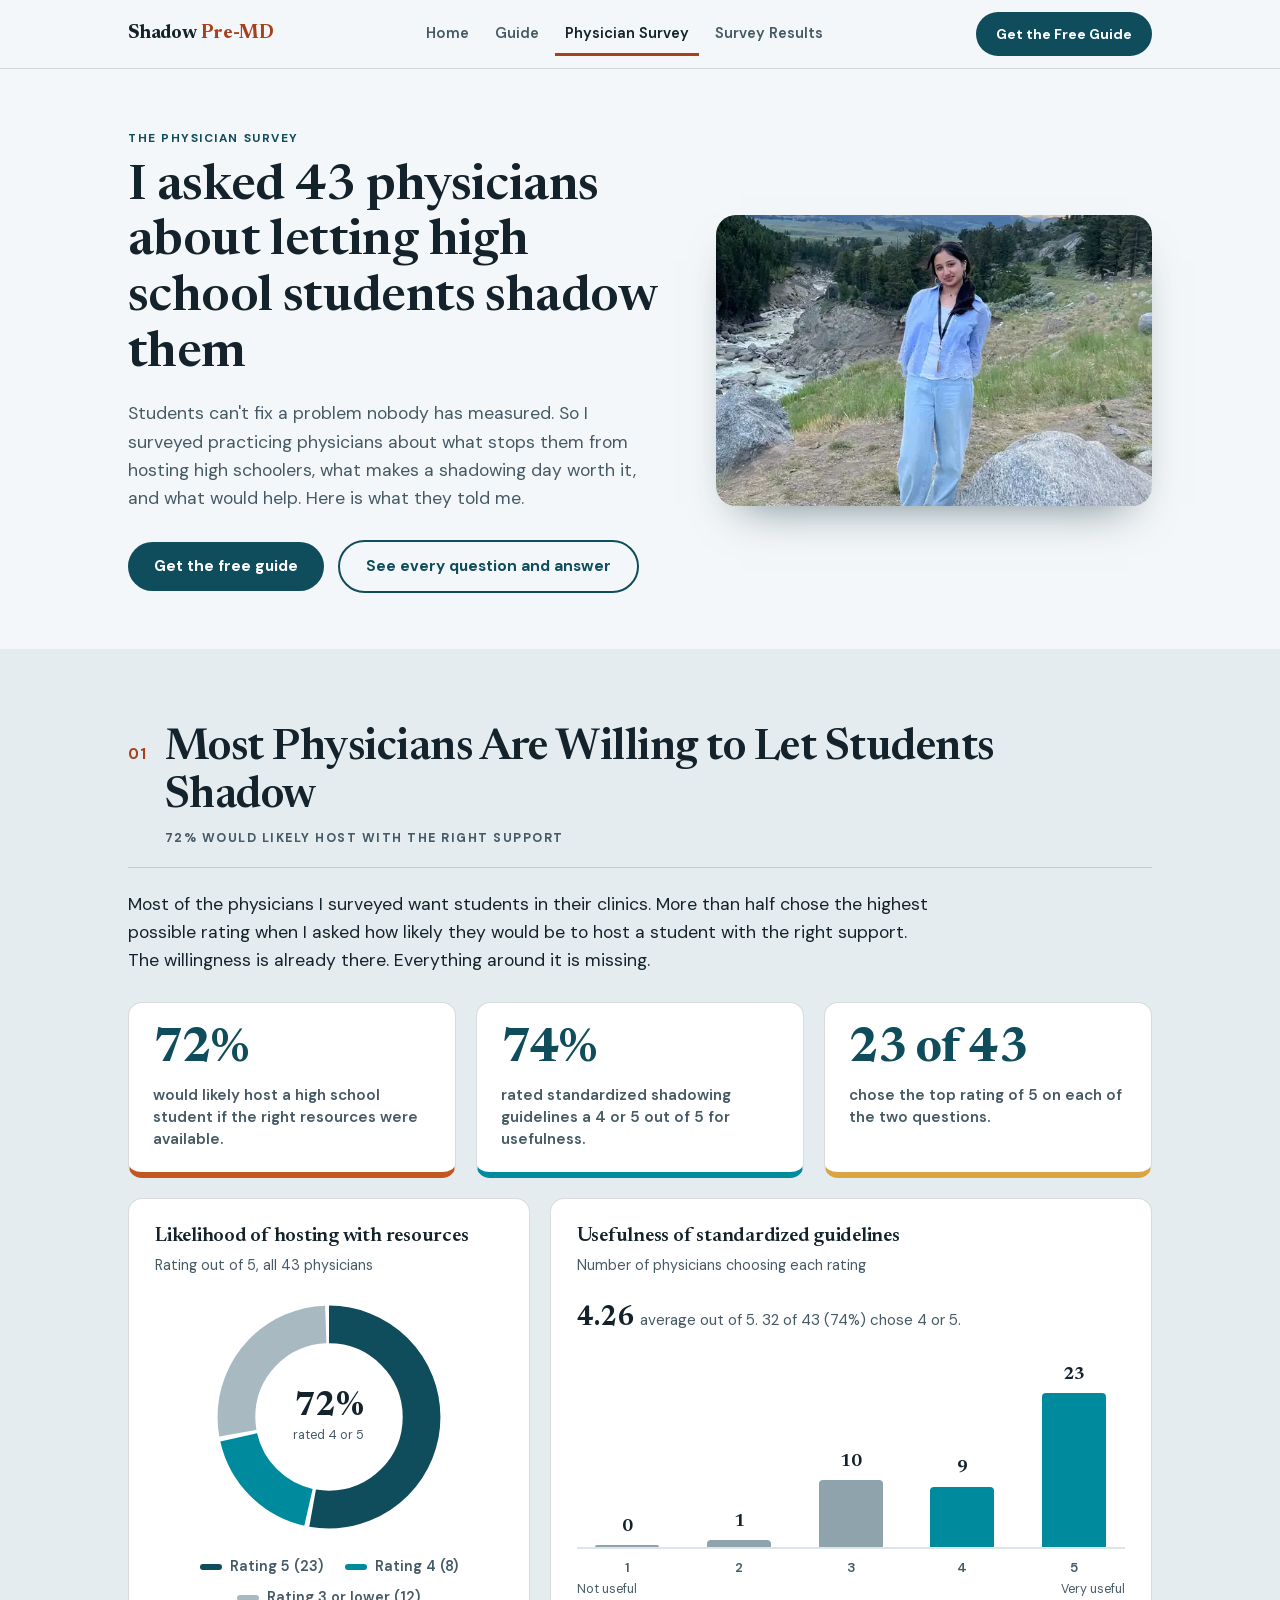
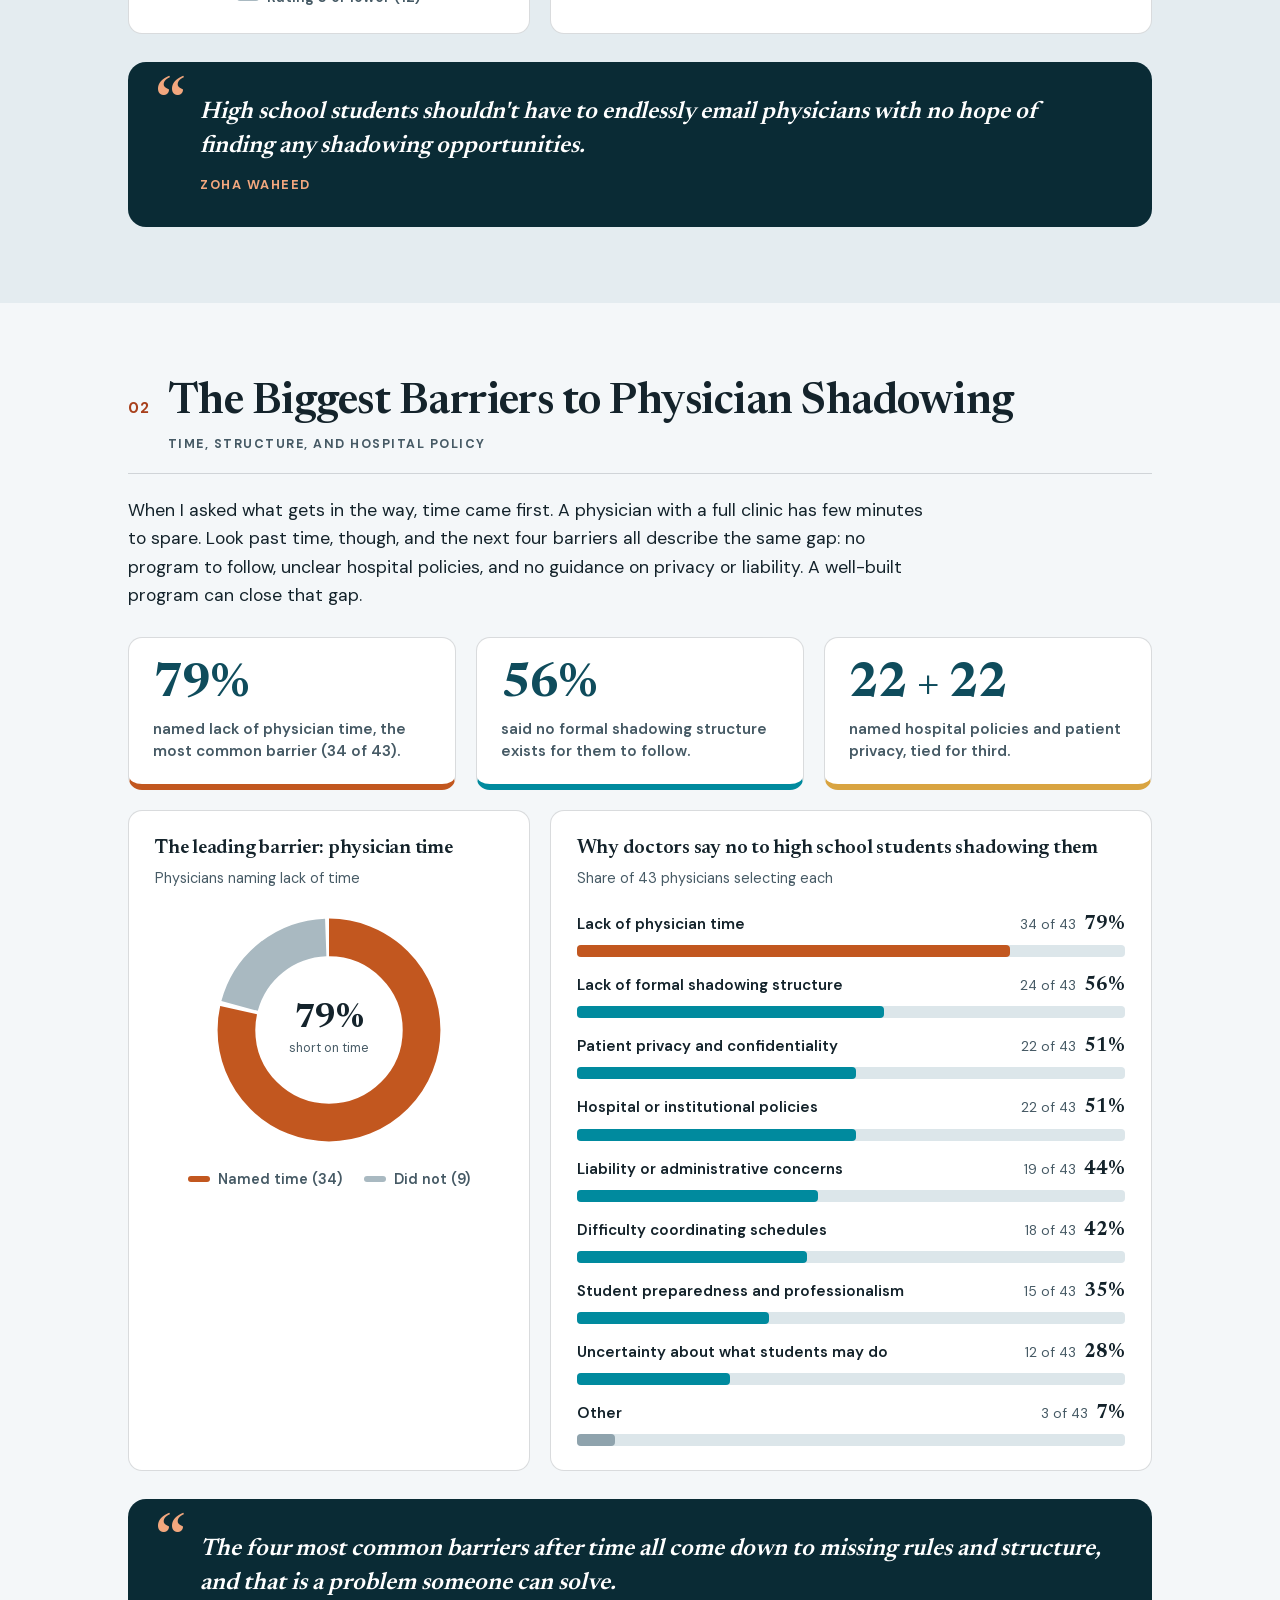
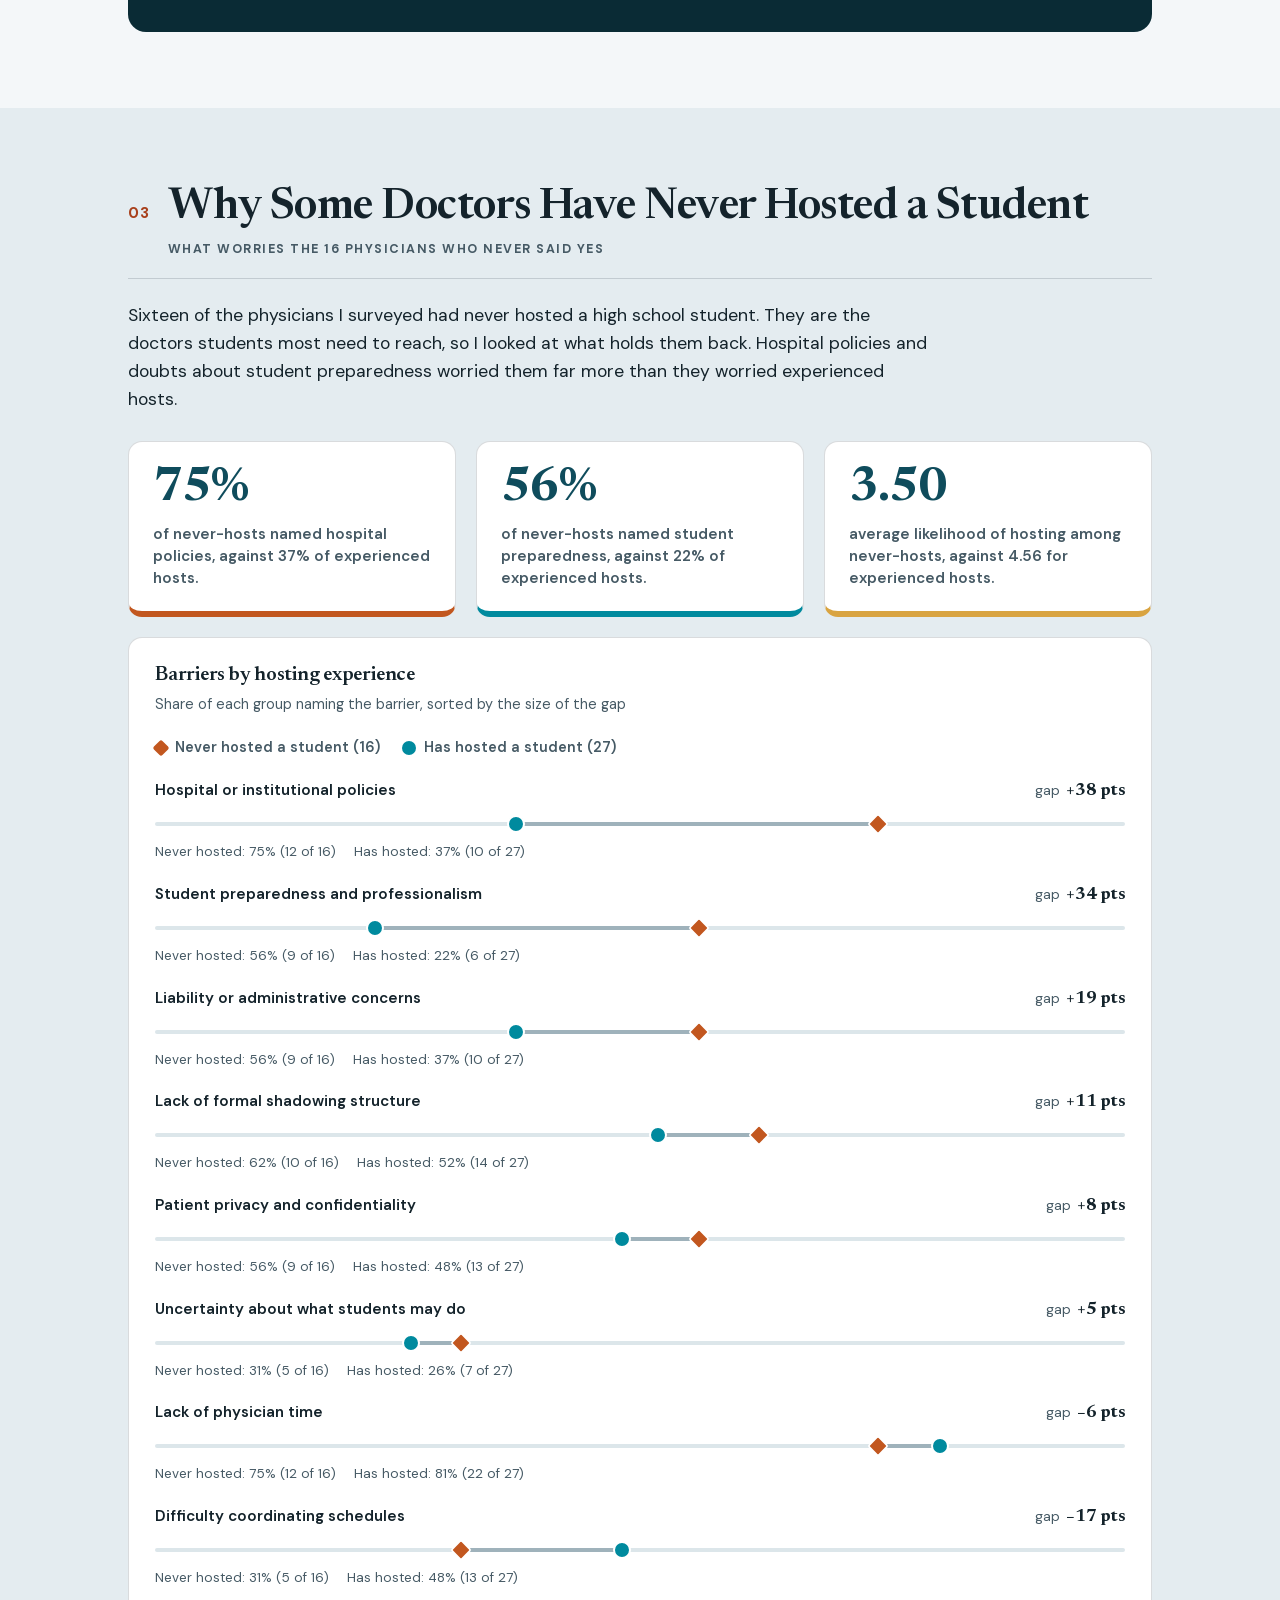
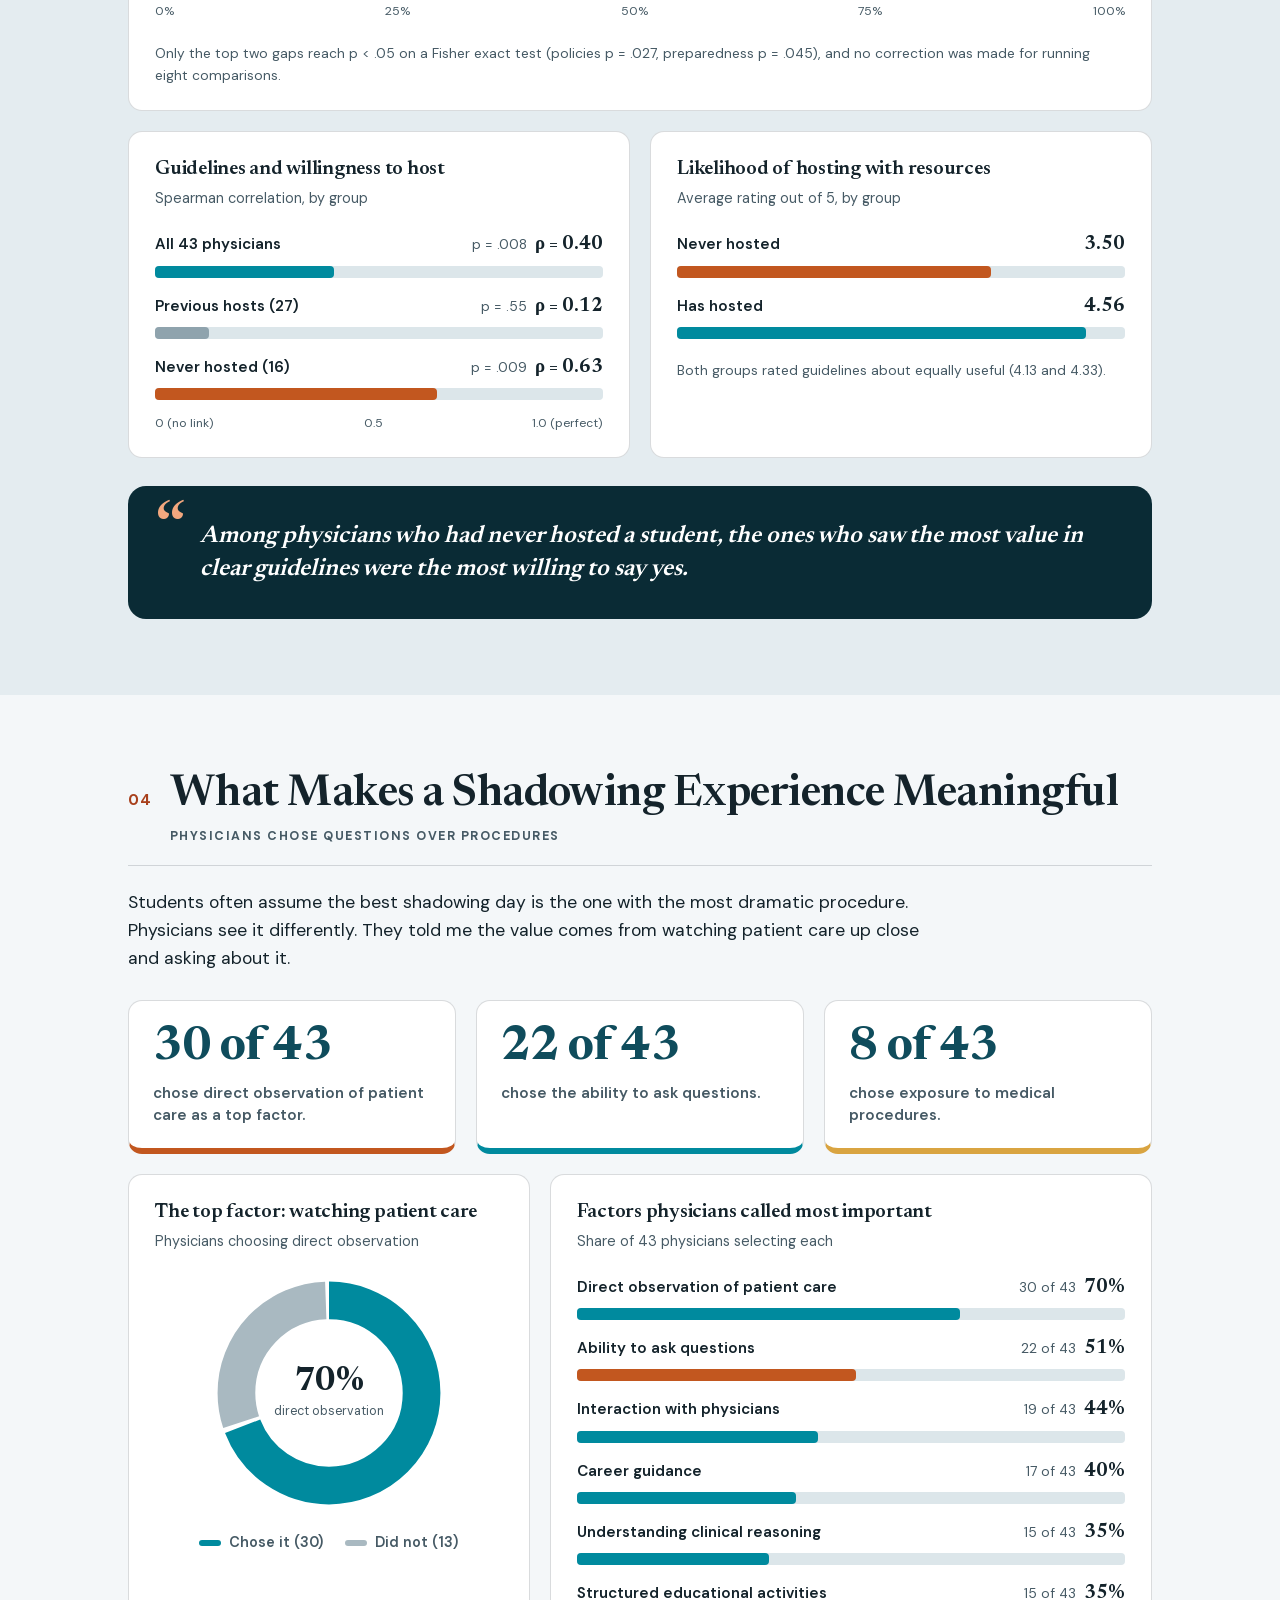
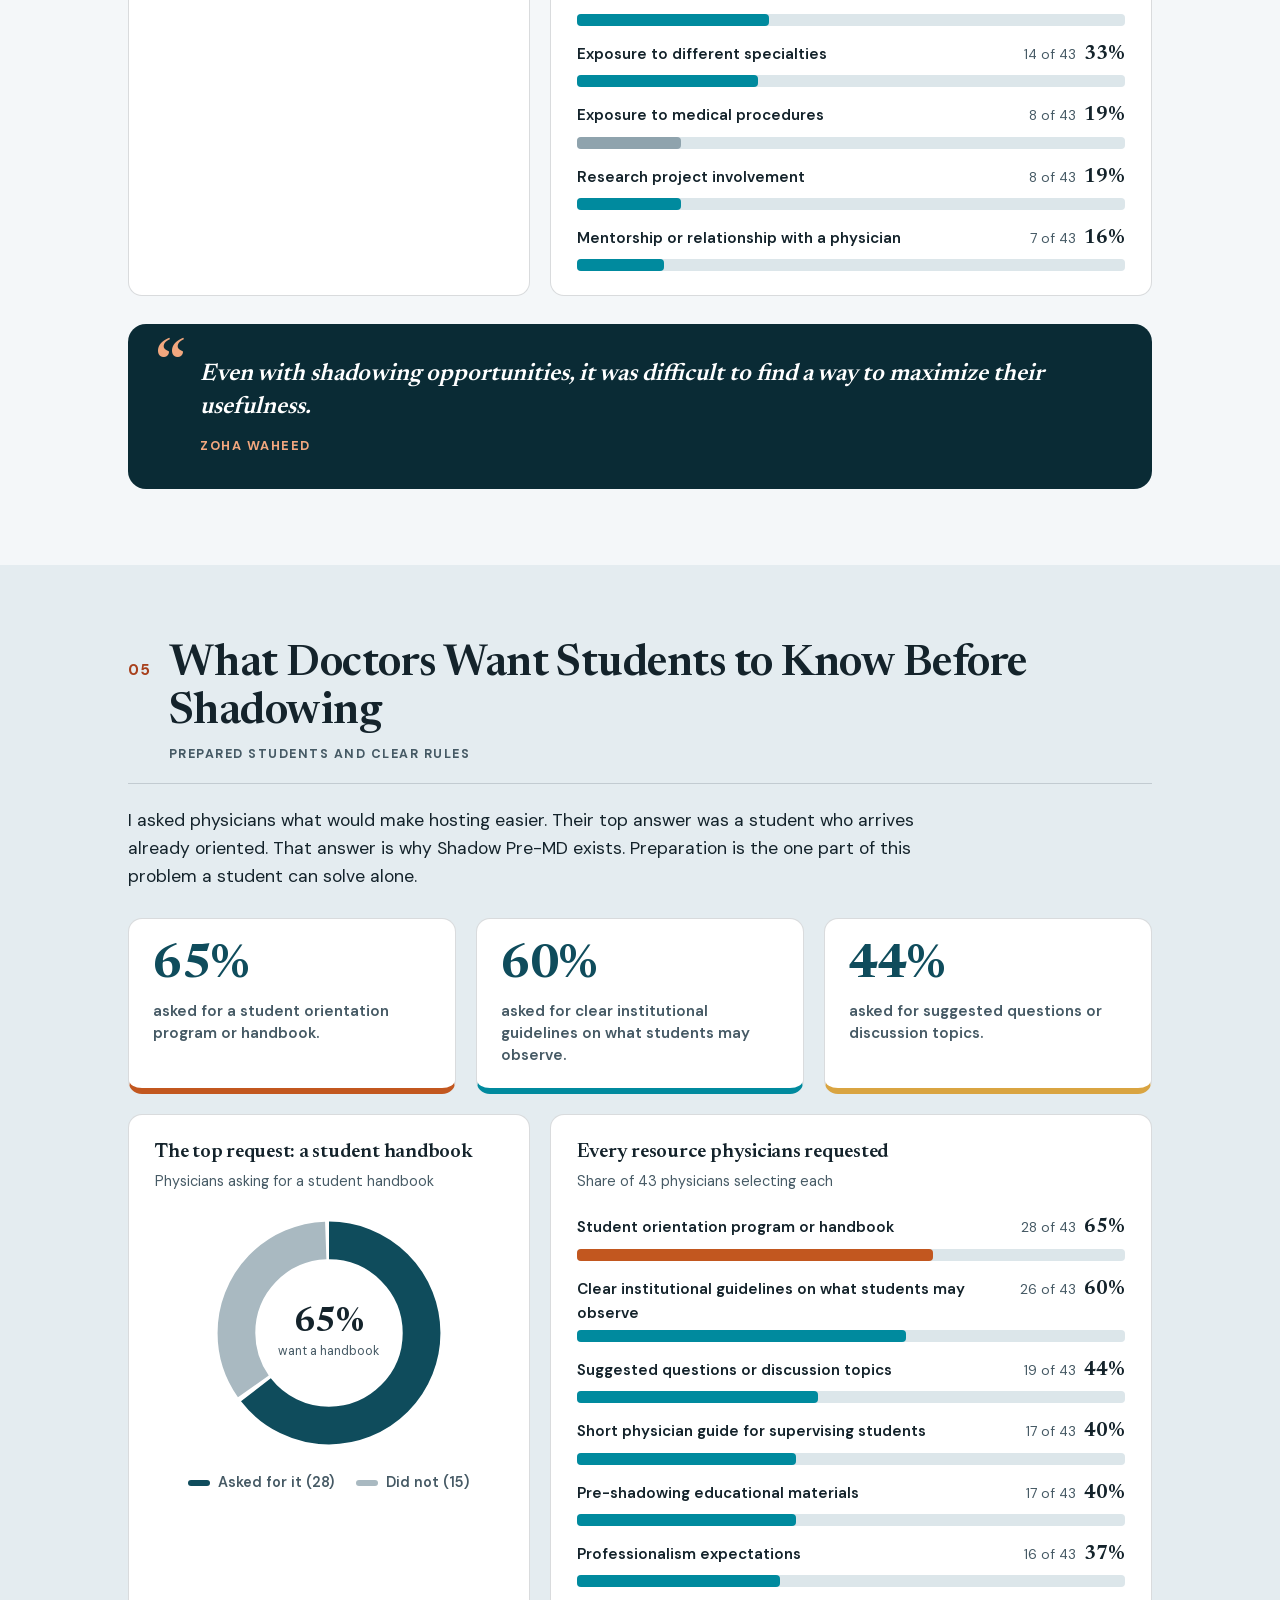
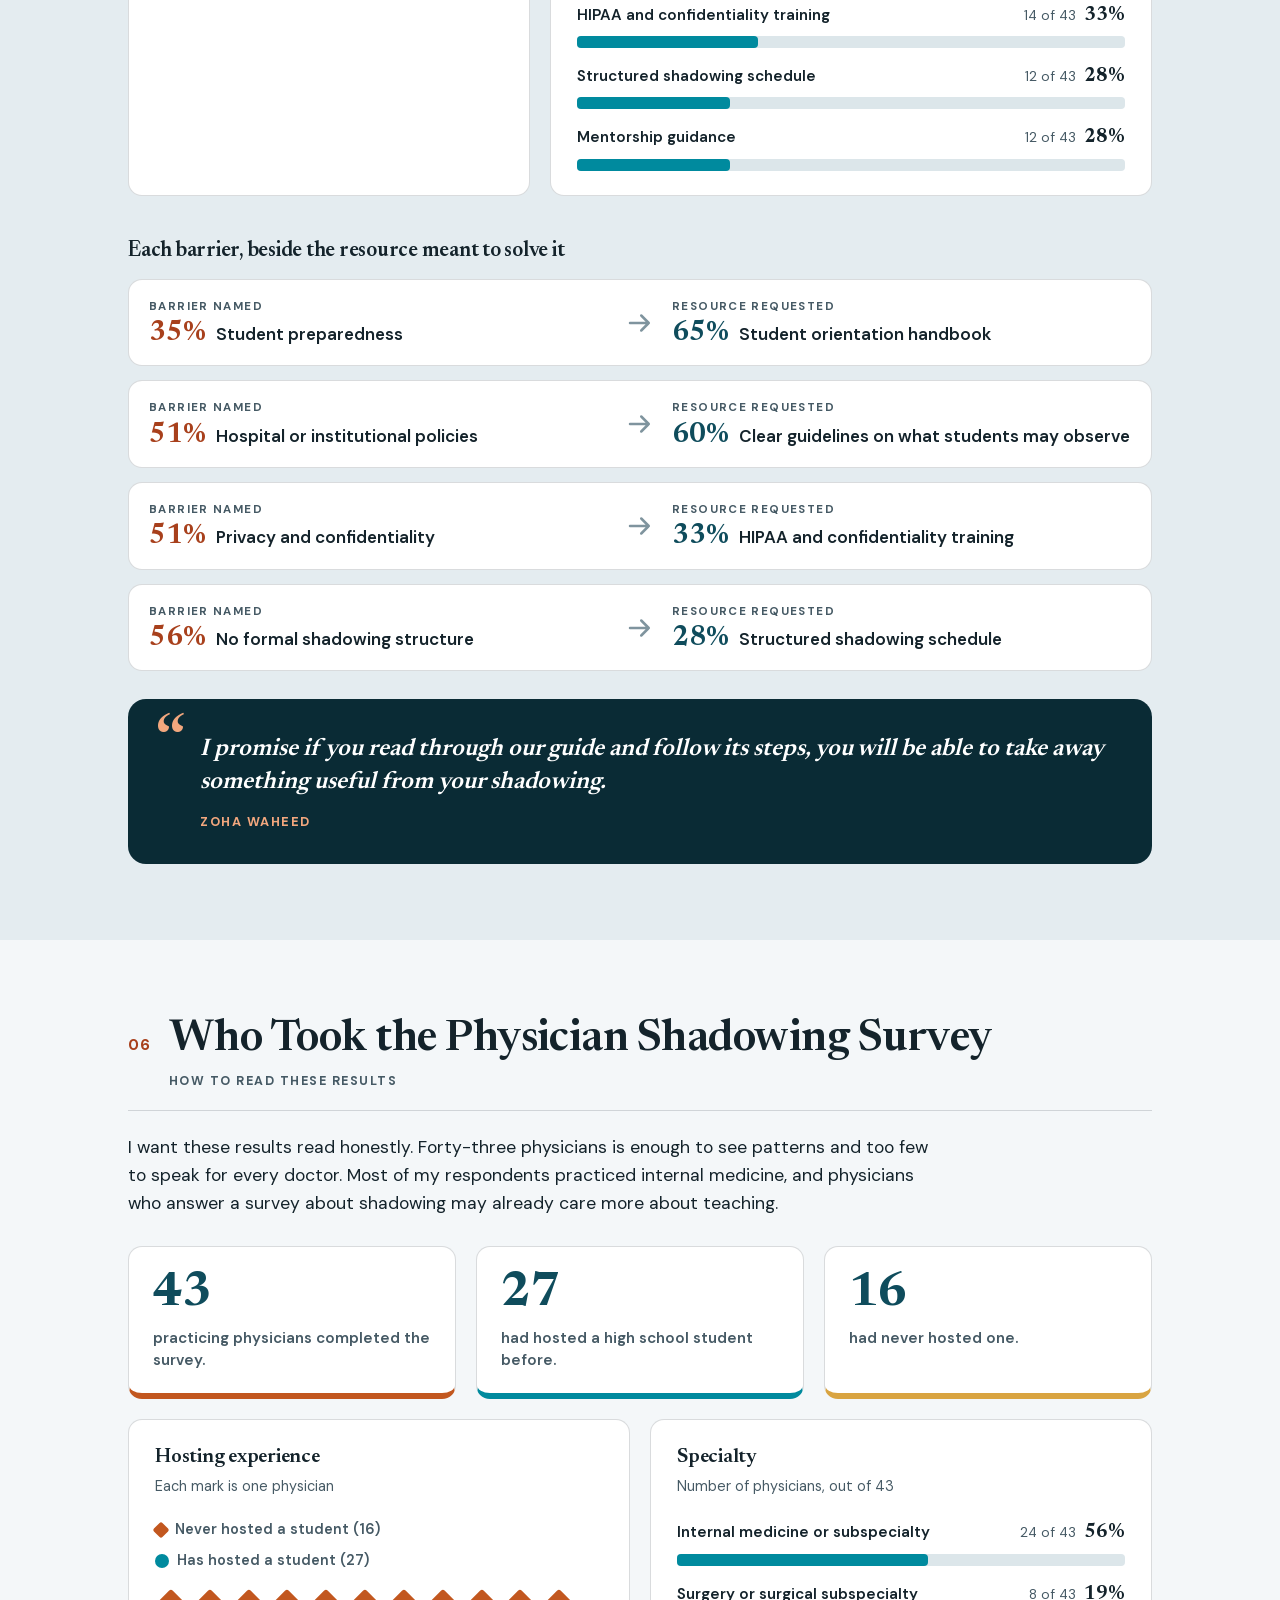
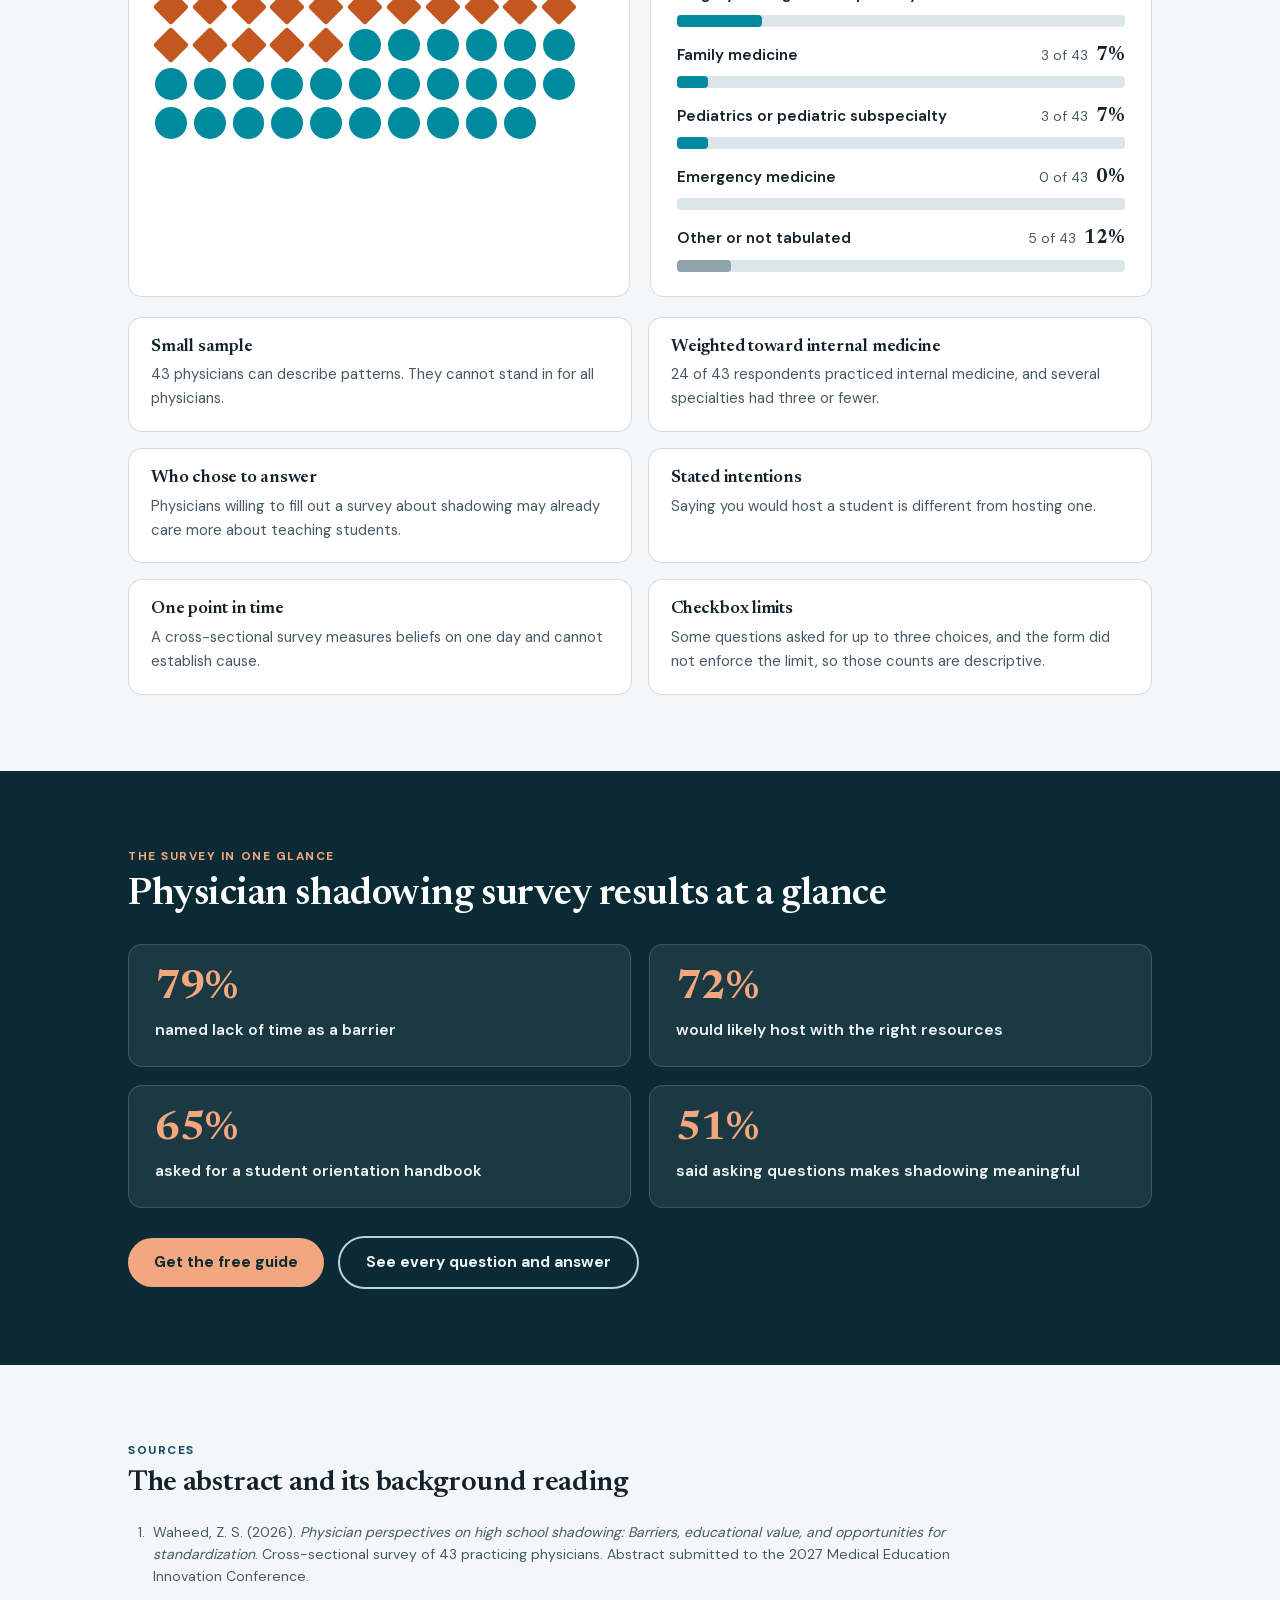
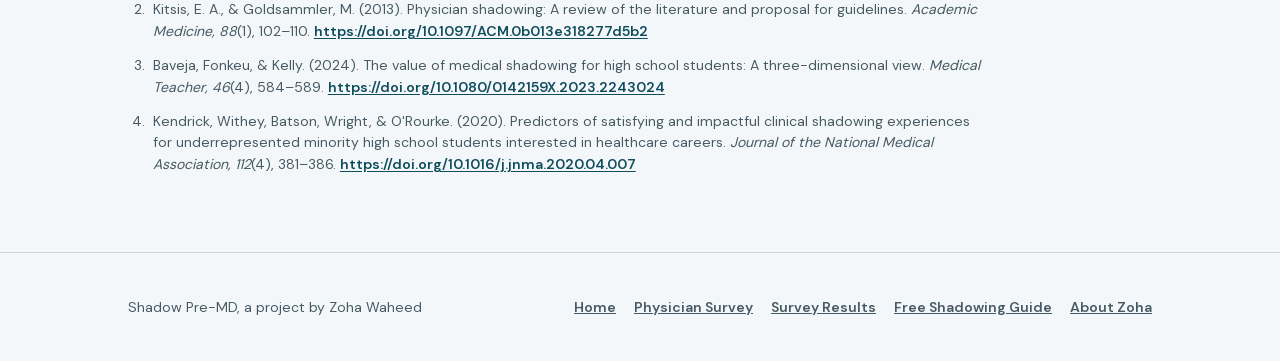
<file: survey.html>
<!DOCTYPE html>
<html lang="en">
<head>
<meta charset="UTF-8">
<meta name="viewport" content="width=device-width, initial-scale=1.0">
<title>Physician Shadowing Survey: What 43 Doctors Said | Shadow Pre-MD</title>
<meta name="description" content="A survey of 43 physicians on high school shadowing: why doctors say no, what makes a shadowing day meaningful, and what they want students to know.">
<meta name="robots" content="index,follow,max-image-preview:large">
<link rel="canonical" href="https://odyssey-jotun.github.io/Shadow-Pre-MD/survey.html">
<meta name="author" content="Zoha Waheed">
<meta name="theme-color" content="#F4F7F9">
<meta property="og:site_name" content="Shadow Pre-MD">
<meta property="og:title" content="Physician Shadowing Survey: What 43 Doctors Said | Shadow Pre-MD">
<meta property="og:description" content="A survey of 43 physicians on high school shadowing: why doctors say no, what makes a shadowing day meaningful, and what they want students to know.">
<meta property="og:type" content="website">
<meta property="og:url" content="https://odyssey-jotun.github.io/Shadow-Pre-MD/survey.html">
<meta property="og:image" content="https://odyssey-jotun.github.io/Shadow-Pre-MD/images/og.jpg">
<meta property="og:image:width" content="1200">
<meta property="og:image:height" content="630">
<meta property="og:image:alt" content="Shadow Pre-MD: a free medical shadowing guide for high school students">
<meta name="twitter:card" content="summary_large_image">
<link rel="icon" href="favicon.svg" type="image/svg+xml">
<link rel="preload" as="image" type="image/webp" href="images/hero-zoha-960.webp" imagesrcset="images/hero-zoha-600.webp 600w, images/hero-zoha-800.webp 800w, images/hero-zoha-960.webp 960w" imagesizes="(max-width: 860px) calc(100vw - 40px), 500px" fetchpriority="high">
<link rel="preload" href="fonts/newsreader-normal.woff2" as="font" type="font/woff2" crossorigin>
<link rel="preload" href="fonts/dm-sans-normal.woff2" as="font" type="font/woff2" crossorigin>
<style>@font-face{font-family:'Newsreader';font-style:normal;font-weight:600 700;font-display:swap;src:url(fonts/newsreader-normal.woff2) format('woff2')}@font-face{font-family:'DM Sans';font-style:normal;font-weight:400 700;font-display:swap;src:url(fonts/dm-sans-normal.woff2) format('woff2')}:root{--bg:#F4F7F9;--bg-alt:#E4ECF0;--card:#FFFFFF;--ink:#14232B;--ink-soft:#465A65;--primary:#0F4C5C;--primary-dk:#0A2B35;--accent:#A8401C;--on-dark:#EEF4F6;--on-dark-soft:#BFD0D7;--accent-dark-bg:#F2A77E;--c1:#008A9E;--c2:#C2571F;--track:#DCE6EA;--line:rgba(20,35,43,0.16);--radius:14px;--wrap:1080px;--flow-tight:0.35em;--flow-block:44px;--flow-section:76px}*{box-sizing:border-box}html{scroll-behavior:smooth;scroll-padding-top:84px}@media (prefers-reduced-motion:reduce){html{scroll-behavior:auto}*{animation-duration:0.001ms !important;transition-duration:0.001ms !important}}body{margin:0;background:var(--bg);color:var(--ink);font-family:'DM Sans',ui-sans-serif,system-ui,-apple-system,'Segoe UI',sans-serif;font-size:17px;line-height:1.6;-webkit-font-smoothing:antialiased}h1,h2,h3{font-family:'Newsreader',Georgia,'Times New Roman',serif;font-weight:600;line-height:1.12;margin:0 0 var(--flow-tight);color:var(--ink);letter-spacing:-0.012em}p{margin:0 0 1em}p:last-child{margin-bottom:0}a{color:inherit}img{max-width:100%;height:auto}.wrap{max-width:var(--wrap);margin:0 auto;padding:0 28px}.sr-only{position:absolute;width:1px;height:1px;padding:0;margin:-1px;overflow:hidden;clip:rect(0,0,0,0);white-space:nowrap;border:0}.skip{position:absolute;left:-9999px;top:10px;background:var(--card);color:var(--ink);padding:12px 18px;border-radius:999px;z-index:100;text-decoration:none;font-weight:700;border:2px solid var(--primary)}.skip:focus{left:16px}.eyebrow{font-weight:700;font-size:0.74rem;letter-spacing:0.13em;text-transform:uppercase;color:var(--primary);display:block;margin:0 0 8px}a:focus-visible,button:focus-visible{outline:3px solid var(--accent);outline-offset:3px;border-radius:4px}.cite{font-size:0.68em;vertical-align:super;font-weight:700;color:var(--primary);text-decoration:underline;text-underline-offset:2px;margin-left:2px;padding:0 2px}.textlink{color:var(--primary);font-weight:700;text-underline-offset:3px}nav.site{position:sticky;top:0;z-index:20;background:rgba(244,247,249,0.95);backdrop-filter:blur(8px);border-bottom:1px solid var(--line)}nav.site .wrap{display:flex;align-items:center;justify-content:space-between;gap:8px 20px;padding-top:12px;padding-bottom:12px;flex-wrap:wrap}.wordmark{font-family:'Newsreader',Georgia,serif;font-weight:700;font-size:1.22rem;letter-spacing:-0.01em;color:var(--ink);text-decoration:none;white-space:nowrap}.wordmark span{color:var(--accent)}nav.site ul{list-style:none;display:flex;align-items:center;gap:6px;margin:0;padding:0;font-size:0.92rem;font-weight:600}nav.site ul a{text-decoration:none;color:var(--ink-soft);display:inline-flex;align-items:center;min-height:44px;padding:0 10px;white-space:nowrap}nav.site ul a:hover{color:var(--primary);text-decoration:underline}nav.site ul a[aria-current="page"]{color:var(--ink);box-shadow:inset 0 -3px 0 var(--accent)}nav.site a.nav-cta{display:inline-flex;align-items:center;min-height:44px;background:var(--primary);color:#FFFFFF;padding:0 20px;border-radius:999px;font-size:0.88rem;font-weight:700;text-decoration:none;white-space:nowrap}nav.site a.nav-cta:hover{background:var(--primary-dk)}.nav-right{display:flex;align-items:center;gap:10px}.btn{display:inline-flex;align-items:center;justify-content:center;min-height:48px;background:var(--primary);color:#FFFFFF;text-decoration:none;font-weight:700;font-size:0.96rem;padding:12px 26px;border-radius:999px;transition:background 0.15s ease}.btn:hover{background:var(--primary-dk)}.btn.ghost{background:transparent;color:var(--primary);border:2px solid var(--primary)}.btn.ghost:hover{background:var(--primary);color:#FFFFFF}.btn.light{background:var(--accent-dark-bg);color:var(--primary-dk)}.btn.light:hover{background:#F7BD9D}.btn-row{display:flex;gap:14px;flex-wrap:wrap;align-items:center;margin-top:28px}section{padding:var(--flow-section) 0}.band{background:var(--bg-alt)}.section-head{max-width:700px;margin-bottom:30px}.section-head h2,.about-text h2,.after h2,.closing h2{font-size:clamp(1.75rem,3.2vw,2.35rem)}.section-head p{color:var(--ink-soft);font-size:1.04rem}.hero{padding:72px 0 76px}.split{display:grid;grid-template-columns:1.1fr 0.9fr;gap:54px;align-items:center}.split.flip{grid-template-columns:0.85fr 1.15fr}.hero h1{font-size:clamp(2.4rem,5.4vw,3.7rem)}.hero .lede{font-size:1.14rem;color:var(--ink-soft);margin-top:6px;max-width:34em}.page-hero{padding:60px 0 56px}.page-hero h1{font-size:clamp(2.1rem,4.6vw,3.1rem);max-width:18em}.page-hero .lede{font-size:1.1rem;color:var(--ink-soft);max-width:40em;margin-top:6px}.hero-panel{background:var(--primary-dk);color:var(--on-dark);border-radius:20px;padding:32px 30px 30px;box-shadow:0 22px 44px -24px rgba(10,43,53,0.7)}.hero-panel .eyebrow{color:var(--accent-dark-bg);margin-bottom:18px}.hp-rows{list-style:none;margin:0;padding:0;display:grid;gap:22px}.hp-rows .top{display:flex;align-items:baseline;gap:14px;margin-bottom:8px}.hp-rows .n{font-family:'Newsreader',Georgia,serif;font-weight:700;font-size:2.3rem;line-height:1;color:#FFFFFF;min-width:4.6rem}.hp-rows .t{font-size:0.96rem;line-height:1.4;color:var(--on-dark)}.hp-rows .track{height:8px;border-radius:4px;background:rgba(238,244,246,0.16);overflow:hidden}.hp-rows .fill{display:block;height:100%;border-radius:0 4px 4px 0;background:var(--accent-dark-bg)}.hero-panel .src{margin:22px 0 0;font-size:0.84rem;color:var(--on-dark-soft)}.hero-panel .src a{color:var(--accent-dark-bg)}.cards{display:grid;grid-template-columns:repeat(3,1fr);gap:20px}.card{background:var(--card);border:1px solid var(--line);border-radius:var(--radius);padding:26px 24px;border-top:4px solid var(--accent)}.card h3{font-size:1.22rem}.card p{font-size:0.96rem;color:var(--ink-soft)}.card .num{font-family:'Newsreader',Georgia,serif;font-weight:700;font-size:clamp(2.1rem,3.6vw,2.7rem);line-height:1;letter-spacing:-0.02em;color:var(--primary);margin:0 0 8px}.problem{border-top:0;padding:30px 26px 28px;text-align:left}.problem .icon{width:64px;height:64px;border-radius:16px;background:var(--bg-alt);color:var(--primary);display:flex;align-items:center;justify-content:center;margin-bottom:18px}.problem .icon svg{width:36px;height:36px}.problem .num{font-size:clamp(2.6rem,4.4vw,3.2rem);color:var(--accent);margin-bottom:4px}.problem .of{font-size:0.84rem;font-weight:700;letter-spacing:0.04em;color:var(--ink-soft);margin:10px 0 0}.punch{font-family:'Newsreader',Georgia,serif;font-weight:600;font-size:clamp(1.25rem,2.3vw,1.55rem);line-height:1.3;color:var(--primary);max-width:760px;margin:var(--flow-block) 0 0;border-left:4px solid var(--accent);padding-left:20px}.punch + p{max-width:760px;color:var(--ink-soft);margin:14px 0 0;padding-left:24px}.strip{list-style:none;margin:var(--flow-block) 0 0;padding:0;display:grid;grid-template-columns:repeat(3,1fr);gap:0;background:var(--card);border:1px solid var(--line);border-radius:var(--radius)}.strip.four{grid-template-columns:repeat(4,1fr)}.strip li{padding:22px 24px;border-left:1px solid var(--line)}.strip li:first-child{border-left:0}.strip .n{display:block;font-family:'Newsreader',Georgia,serif;font-weight:700;font-size:2.2rem;line-height:1;color:var(--primary);margin-bottom:6px}.strip .t{font-size:0.92rem;color:var(--ink-soft);line-height:1.4;display:block}.charts{display:grid;grid-template-columns:1fr 1fr;gap:20px}.chart{background:var(--card);border:1px solid var(--line);border-radius:var(--radius);padding:26px 26px 24px;margin:0}.chart.stack{margin-top:20px}.chart h3{font-size:1.25rem}.chart .sub{font-size:0.9rem;color:var(--ink-soft);margin:0 0 20px}.chart .foot{font-size:0.86rem;color:var(--ink-soft);margin:20px 0 0}.qnum{display:inline-block;font-weight:700;font-size:0.74rem;letter-spacing:0.12em;text-transform:uppercase;color:var(--accent);margin:0 0 8px}.bars{list-style:none;margin:0;padding:0;display:grid;gap:14px}.bars .lab{display:flex;justify-content:space-between;align-items:baseline;gap:12px;font-size:0.95rem;font-weight:600;color:var(--ink);margin-bottom:5px}.bars .val{white-space:nowrap;font-weight:400;color:var(--ink-soft);font-size:0.86rem}.bars .val b{font-family:'Newsreader',Georgia,serif;font-size:1.18rem;font-weight:700;color:var(--ink);margin-left:8px}.bars .track{height:12px;background:var(--track);border-radius:4px;overflow:hidden}.bars .fill{display:block;height:100%;background:var(--c1);border-radius:0 4px 4px 0}.bars li.muted .fill{background:#8FA3AD}.bars li.hl .fill{background:var(--c2)}.legend{list-style:none;margin:0 0 18px;padding:0;display:flex;flex-wrap:wrap;gap:8px 22px;font-size:0.9rem;color:var(--ink-soft);font-weight:600}.legend li{display:inline-flex;align-items:center;gap:8px}.mk{display:inline-block;width:14px;height:14px;flex:none}.mk.host{background:var(--c1);border-radius:50%}.mk.never{background:var(--c2);transform:rotate(45deg);border-radius:2px;width:12px;height:12px}.dumb{list-style:none;margin:0;padding:0;display:grid;gap:18px}.dumb .lab{display:flex;justify-content:space-between;align-items:baseline;gap:12px;font-size:0.95rem;font-weight:600;margin-bottom:8px}.dumb .gap{white-space:nowrap;font-size:0.86rem;font-weight:400;color:var(--ink-soft)}.dumb .gap b{font-family:'Newsreader',Georgia,serif;font-size:1.1rem;color:var(--ink);margin-left:6px}.dumb .rail{position:relative;height:22px;margin:0 9px}.dumb .rail:before{content:"";position:absolute;left:-9px;right:-9px;top:9px;height:4px;border-radius:2px;background:var(--track)}.dumb .link{position:absolute;top:9px;height:4px;background:#9FB2BB}.dumb .pt{position:absolute;top:2px;width:18px;height:18px;margin-left:-9px;border:2px solid #FFFFFF}.dumb .pt.host{background:var(--c1);border-radius:50%}.dumb .pt.never{background:var(--c2);transform:rotate(45deg) scale(0.86);border-radius:3px}.dumb .nums{display:flex;gap:18px;font-size:0.84rem;color:var(--ink-soft);margin-top:6px}.axis{display:flex;justify-content:space-between;font-size:0.76rem;color:var(--ink-soft);margin:14px 0 0}.cols{display:grid;grid-template-columns:repeat(5,1fr);gap:10px;align-items:end;height:190px;margin:0;padding:0;list-style:none;border-bottom:2px solid var(--track)}.cols li{display:flex;flex-direction:column;justify-content:flex-end;align-items:center;height:100%}.cols .c{font-family:'Newsreader',Georgia,serif;font-weight:700;font-size:1.1rem;margin-bottom:4px}.cols .b{width:100%;max-width:64px;background:var(--c1);border-radius:4px 4px 0 0;min-height:2px}.cols li.lo .b{background:#8FA3AD}.cols-x{display:grid;grid-template-columns:repeat(5,1fr);gap:10px;margin:8px 0 0;padding:0;list-style:none;text-align:center;font-size:0.84rem;color:var(--ink-soft);font-weight:600}.cols-ends{display:flex;justify-content:space-between;font-size:0.78rem;color:var(--ink-soft);margin-top:2px}.mean{font-size:0.95rem;color:var(--ink-soft);margin:0 0 18px}.mean b{font-family:'Newsreader',Georgia,serif;font-size:1.7rem;color:var(--ink);margin-right:6px}.waffle{display:grid;grid-template-columns:repeat(11,1fr);gap:7px;max-width:420px;margin:0;padding:0;list-style:none}.waffle span{aspect-ratio:1/1;border-radius:50%;background:var(--c1)}.waffle span.never{background:var(--c2);border-radius:3px;transform:rotate(45deg) scale(0.8)}.pairs{list-style:none;margin:0;padding:0;display:grid;gap:14px}.pairs li{display:grid;grid-template-columns:1fr 44px 1fr;align-items:center;gap:10px;background:var(--card);border:1px solid var(--line);border-radius:var(--radius);padding:18px 20px}.pairs .side .k{display:block;font-size:0.72rem;font-weight:700;letter-spacing:0.12em;text-transform:uppercase;color:var(--ink-soft);margin-bottom:4px}.pairs .side .v{display:flex;align-items:baseline;gap:10px;font-weight:600;line-height:1.3}.pairs .side .v b{font-family:'Newsreader',Georgia,serif;font-size:1.7rem;line-height:1;color:var(--accent)}.pairs .side.res .v b{color:var(--primary)}.pairs .arrow{color:#7F949E;display:flex;justify-content:center}.pairs .arrow svg{width:30px;height:30px}.tablewrap{overflow-x:auto;margin-top:22px}table.data{border-collapse:collapse;width:100%;font-size:0.9rem;min-width:520px}table.data th,table.data td{text-align:right;padding:9px 10px;border-bottom:1px solid var(--line)}table.data th:first-child,table.data td:first-child{text-align:left}table.data thead th{font-size:0.74rem;letter-spacing:0.08em;text-transform:uppercase;color:var(--ink-soft)}table.data tr.sig td{background:#FBF1EC;font-weight:600}.note{margin-top:20px;font-size:0.93rem;color:var(--ink-soft);max-width:820px}.finding{margin-top:var(--flow-block)}.finding:first-of-type{margin-top:0}.finding>h3{font-size:clamp(1.35rem,2.4vw,1.65rem);max-width:26em}.finding>p{color:var(--ink-soft);max-width:46em;margin-bottom:20px}.limits{list-style:none;margin:0;padding:0;display:grid;grid-template-columns:1fr 1fr;gap:16px}.limits li{background:var(--card);border:1px solid var(--line);border-radius:var(--radius);padding:20px 22px}.limits h3{font-size:1.1rem}.limits p{font-size:0.93rem;color:var(--ink-soft)}.qlist{margin:0;padding-left:1.3rem;display:grid;gap:8px;max-width:46em;color:var(--ink-soft)}.qlist li{padding-left:4px}.about-photo{border-radius:20px;overflow:hidden;aspect-ratio:4/5;box-shadow:0 18px 40px -20px rgba(20,35,43,0.45);background:var(--bg-alt)}.about-photo img{width:100%;height:100%;object-fit:cover;object-position:center 20%;display:block}.about-text p{color:var(--ink-soft);font-size:1.02rem}.story-video{margin:var(--flow-block) 0 0;border-radius:20px;overflow:hidden;background:var(--primary-dk);aspect-ratio:16/9;box-shadow:0 18px 40px -20px rgba(20,35,43,0.45)}.story-video video{width:100%;height:100%;display:block;object-fit:cover}.story-video + .btn-row{justify-content:center;margin-top:24px}.about-text p.name-line{color:var(--ink);font-weight:600;font-size:1.08rem}.steps{list-style:none;margin:0;padding:0;display:grid;grid-template-columns:repeat(3,1fr);gap:20px;counter-reset:step}.steps li{background:var(--card);border:1px solid var(--line);border-radius:var(--radius);padding:26px 24px;counter-increment:step}.steps li:before{content:counter(step);display:flex;align-items:center;justify-content:center;width:44px;height:44px;border-radius:50%;background:var(--primary);color:#FFFFFF;font-family:'Newsreader',Georgia,serif;font-weight:700;font-size:1.3rem;margin-bottom:16px}.steps h3{font-size:1.22rem}.steps p{font-size:0.96rem;color:var(--ink-soft)}.promise{margin-top:var(--flow-block);background:var(--card);border:1px solid var(--line);border-left:4px solid var(--accent);border-radius:var(--radius);padding:24px 28px;max-width:820px}.promise .eyebrow{color:var(--accent)}.promise p{font-family:'Newsreader',Georgia,serif;font-weight:600;font-size:clamp(1.15rem,2vw,1.35rem);line-height:1.35;color:var(--ink)}.explain{max-width:760px}.explain p{font-size:1.08rem;color:var(--ink-soft)}.after{background:var(--primary-dk);color:var(--on-dark)}.after h2{color:#FFFFFF}.after p{color:var(--on-dark-soft)}.after .eyebrow{color:var(--accent-dark-bg)}.outcomes{list-style:none;margin:0;padding:0;display:grid;gap:14px}.outcomes li{display:grid;grid-template-columns:30px 1fr;gap:14px;align-items:start;background:rgba(255,255,255,0.06);border:1px solid rgba(238,244,246,0.16);border-radius:12px;padding:16px 18px;font-weight:600;color:var(--on-dark)}.outcomes svg{width:26px;height:26px;margin-top:1px}.closing{text-align:center}.closing .wrap{max-width:640px}.closing p{color:var(--ink-soft)}.closing .btn-row{justify-content:center}.refs ol{max-width:860px;margin:0;padding-left:1.3rem;display:grid;gap:12px;font-size:0.88rem;color:var(--ink-soft);line-height:1.55}.refs li{padding-left:4px}.refs h2{font-size:clamp(1.4rem,2.6vw,1.8rem)}.refs a.src{color:var(--primary);font-weight:600;text-underline-offset:2px;word-break:break-word}footer{border-top:1px solid var(--line);padding:32px 0;font-size:0.88rem;color:var(--ink-soft)}footer .wrap{display:flex;justify-content:space-between;align-items:center;flex-wrap:wrap;gap:10px 24px}footer ul{list-style:none;display:flex;flex-wrap:wrap;gap:4px 18px;margin:0;padding:0;font-weight:600}footer ul a{display:inline-flex;align-items:center;min-height:44px}@media (max-width:860px){.split,.split.flip{grid-template-columns:1fr;gap:36px}.about-photo{max-width:400px;margin:0 auto;width:100%}.cards,.steps,.charts,.limits{grid-template-columns:1fr}.strip.four{grid-template-columns:1fr 1fr}.strip.four li:nth-child(3){border-left:0}.strip.four li:nth-child(n+3){border-top:1px solid var(--line)}}@media (max-width:900px){nav.site ul{order:3;width:100%;justify-content:space-between;gap:0;border-top:1px solid var(--line);margin-top:2px}nav.site ul a{padding:0 4px;font-size:0.86rem}html{scroll-padding-top:130px}}@media (min-width:560px) and (max-width:900px){nav.site ul{justify-content:flex-start;gap:18px}}@media (max-width:620px){:root{--flow-section:54px;--flow-block:34px}.wrap{padding:0 20px}.hero{padding:40px 0 54px}.page-hero{padding:40px 0 44px}.hero-panel{padding:28px 22px 26px}.btn-row .btn{width:100%}.strip,.strip.four{grid-template-columns:1fr}.strip li,.strip.four li:nth-child(n){border-left:0;border-top:1px solid var(--line)}.strip li:first-child,.strip.four li:first-child{border-top:0}.chart{padding:22px 18px 20px}.pairs li{grid-template-columns:1fr;gap:6px}.pairs .arrow svg{transform:rotate(90deg)}.pairs .arrow{justify-content:flex-start}.cols{height:160px;gap:6px}.cols-x{gap:6px}}.hero .eyebrow,.page-hero .eyebrow{margin-bottom:12px}:root{--gold:#D9A441}.sec-head{display:grid;grid-template-columns:auto 1fr;gap:18px;align-items:baseline;padding-bottom:18px;border-bottom:1px solid var(--line)}.sec-num{font-weight:700;font-size:0.95rem;letter-spacing:0.06em;color:var(--accent)}.sec-head h2{font-size:clamp(1.9rem,3.8vw,2.7rem);margin-bottom:0.18em}.kicker{font-size:0.78rem;font-weight:700;letter-spacing:0.12em;text-transform:uppercase;color:var(--ink-soft);margin:0}.lead{font-size:1.1rem;color:var(--ink);max-width:46em;margin:22px 0 0}.stats{list-style:none;margin:28px 0 0;padding:0;display:grid;grid-template-columns:repeat(3,1fr);gap:20px}.stats li{background:var(--card);border:1px solid var(--line);border-radius:var(--radius);padding:24px 24px 22px;border-bottom:6px solid var(--c2)}.stats li.teal{border-bottom-color:var(--c1)}.stats li.gold{border-bottom-color:var(--gold)}.stats .n{display:block;font-family:'Newsreader',Georgia,serif;font-weight:700;font-size:clamp(2.2rem,4vw,2.9rem);line-height:1;letter-spacing:-0.02em;color:var(--primary);margin-bottom:10px}.stats .t{display:block;font-size:0.95rem;font-weight:600;color:var(--ink-soft);line-height:1.45}.stats + .charts,.stats + .chart{margin-top:20px}.charts.duo{grid-template-columns:0.8fr 1.2fr}.donut{position:relative;width:min(240px,78%);margin:4px auto 18px}.donut svg{display:block;width:100%;height:auto}.donut .mid{position:absolute;inset:0;display:flex;flex-direction:column;align-items:center;justify-content:center;text-align:center;padding:0 26%}.donut .mid .n{font-family:'Newsreader',Georgia,serif;font-weight:700;font-size:2.1rem;line-height:1;color:var(--ink)}.donut .mid .t{font-size:0.78rem;color:var(--ink-soft);line-height:1.25;margin-top:4px}.legend.center{justify-content:center;margin:0}.legend .sw{display:inline-block;width:22px;height:6px;border-radius:3px;flex:none}.band-quote{position:relative;margin:28px 0 0;padding:34px 36px 32px 72px;background:var(--primary-dk);color:#FFFFFF;border-radius:18px}.band-quote:before{content:"\201C";position:absolute;left:28px;top:14px;font-family:'Newsreader',Georgia,serif;font-size:4.2rem;line-height:1;color:var(--accent-dark-bg)}.band-quote p{font-family:'Newsreader',Georgia,serif;font-style:italic;font-weight:600;font-size:clamp(1.2rem,2.2vw,1.5rem);line-height:1.38;margin:0;max-width:40em}.band-quote cite{display:block;margin-top:12px;font-style:normal;font-size:0.8rem;font-weight:700;letter-spacing:0.12em;text-transform:uppercase;color:var(--accent-dark-bg)}.sub-h{font-size:1.3rem;margin:var(--flow-block) 0 16px}.glance h2{font-size:clamp(1.75rem,3.2vw,2.35rem);max-width:22em}.glance-grid{list-style:none;margin:28px 0 0;padding:0;display:grid;grid-template-columns:1fr 1fr;gap:18px}.glance-grid li{background:rgba(255,255,255,0.07);border:1px solid rgba(238,244,246,0.16);border-radius:var(--radius);padding:24px 26px}.glance-grid .n{display:block;font-family:'Newsreader',Georgia,serif;font-weight:700;font-size:2.5rem;line-height:1;color:var(--accent-dark-bg);margin-bottom:8px}.glance-grid .t{display:block;font-weight:600;color:var(--on-dark);font-size:0.98rem}.btn.ghost.on-dark{color:var(--on-dark);border-color:var(--on-dark-soft)}.btn.ghost.on-dark:hover{background:var(--on-dark);color:var(--primary-dk)}@media (max-width:860px){.charts.duo{grid-template-columns:1fr}}@media (max-width:700px){.stats{grid-template-columns:1fr}}@media (max-width:620px){.sec-head{grid-template-columns:1fr;gap:4px}.band-quote{padding:58px 24px 26px}.band-quote:before{left:22px;top:10px}.glance-grid{grid-template-columns:1fr}}.hero-photo{margin:0;border-radius:20px;overflow:hidden;aspect-ratio:3/2;background:var(--bg-alt);box-shadow:0 22px 44px -24px rgba(10,43,53,0.6)}.hero-photo img{display:block;width:100%;height:100%;object-fit:cover}@media (max-width:860px){.hero .split,.page-hero .split{gap:26px}.hero .hero-photo,.page-hero .hero-photo{order:-1;aspect-ratio:16/10}}</style>
<script type="application/ld+json">{"@context":"https://schema.org","@graph":[{"@type":"WebSite","@id":"https://odyssey-jotun.github.io/Shadow-Pre-MD/#site","url":"https://odyssey-jotun.github.io/Shadow-Pre-MD/","name":"Shadow Pre-MD","description":"A free guide to medical shadowing for high school students.","author":{"@id":"https://odyssey-jotun.github.io/Shadow-Pre-MD/#zoha"},"inLanguage":"en-US"},{"@type":"Person","@id":"https://odyssey-jotun.github.io/Shadow-Pre-MD/#zoha","name":"Zoha Waheed","description":"High school student and author of Shadow Pre-MD, a free guide to medical shadowing.","image":"https://odyssey-jotun.github.io/Shadow-Pre-MD/images/zoha-800.webp","url":"https://odyssey-jotun.github.io/Shadow-Pre-MD/#about"},{"@type":"Article","@id":"https://odyssey-jotun.github.io/Shadow-Pre-MD/survey.html#page","url":"https://odyssey-jotun.github.io/Shadow-Pre-MD/survey.html","name":"Physician Shadowing Survey: What 43 Doctors Said","headline":"Physician Shadowing Survey: What 43 Doctors Said","description":"A survey of 43 physicians on high school shadowing: why doctors say no, what makes a shadowing day meaningful, and what they want students to know.","isPartOf":{"@id":"https://odyssey-jotun.github.io/Shadow-Pre-MD/#site"},"author":{"@id":"https://odyssey-jotun.github.io/Shadow-Pre-MD/#zoha"},"inLanguage":"en-US","datePublished":"2026-09-29","dateModified":"2026-09-29","image":"https://odyssey-jotun.github.io/Shadow-Pre-MD/images/og.jpg","publisher":{"@id":"https://odyssey-jotun.github.io/Shadow-Pre-MD/#zoha"}},{"@type":"BreadcrumbList","itemListElement":[{"@type":"ListItem","position":1,"name":"Home","item":"https://odyssey-jotun.github.io/Shadow-Pre-MD/"},{"@type":"ListItem","position":2,"name":"Physician Survey","item":"https://odyssey-jotun.github.io/Shadow-Pre-MD/survey.html"}]}]}</script>
</head>
<body>

<a class="skip" href="#main">Skip to content</a>
<nav class="site" aria-label="Primary">
  <div class="wrap">
    <a class="wordmark" href="index.html">Shadow <span>Pre-MD</span></a>
    <ul>
      <li><a href="index.html">Home</a></li>
      <li><a href="guide.html">Guide</a></li>
      <li><a href="survey.html" aria-current="page">Physician Survey</a></li>
      <li><a href="results.html">Survey Results</a></li>
    </ul>
    <a href="downloads/shadowing-a-doctor-guide.pdf" download class="nav-cta">Get the Free Guide</a>
  </div>
</nav>

<main id="main">

<header class="page-hero">
  <div class="wrap split">
    <div>
    <span class="eyebrow">The physician survey</span>
    <h1>I asked 43 physicians about letting high school students shadow them</h1>
    <p class="lede">Students can't fix a problem nobody has measured. So I surveyed practicing physicians about what stops them from hosting high schoolers, what makes a shadowing day worth it, and what would help. Here is what they told me.</p>
    <div class="btn-row">
      <a href="downloads/shadowing-a-doctor-guide.pdf" download class="btn">Get the free guide</a>
      <a href="results.html" class="btn ghost">See every question and answer</a>
    </div>
    </div>
    <figure class="hero-photo"><img src="images/hero-zoha-960.webp" srcset="images/hero-zoha-600.webp 600w, images/hero-zoha-800.webp 800w, images/hero-zoha-960.webp 960w" sizes="(max-width: 860px) calc(100vw - 40px), 500px" width="960" height="640" alt="Zoha Waheed, the high school student who ran the physician shadowing survey, standing outdoors" fetchpriority="high" decoding="async"></figure>
  </div>
</header>

<section class="band" id="open">
  <div class="wrap">
    <div class="sec-head">
      <span class="sec-num" aria-hidden="true">01</span>
      <div><h2>Most Physicians Are Willing to Let Students Shadow</h2><p class="kicker">72% would likely host with the right support</p></div>
    </div>
    <p class="lead">Most of the physicians I surveyed want students in their clinics. More than half chose the highest possible rating when I asked how likely they would be to host a student with the right support. The willingness is already there. Everything around it is missing.</p>
    <ul class="stats">
  <li class="rust"><span class="n">72%</span><span class="t">would likely host a high school student if the right resources were available.</span></li>
  <li class="teal"><span class="n">74%</span><span class="t">rated standardized shadowing guidelines a 4 or 5 out of 5 for usefulness.</span></li>
  <li class="gold"><span class="n">23 of 43</span><span class="t">chose the top rating of 5 on each of the two questions.</span></li>
</ul>
    <div class="charts duo">
      <figure class="chart">
        <h3>Likelihood of hosting with resources</h3>
        <p class="sub">Rating out of 5, all 43 physicians</p>
        <div class="donut"><svg viewBox="0 0 140 140" role="img" aria-label="72 percent of physicians rated their likelihood of hosting a 4 or 5"><g transform="rotate(-90 70 70)"><circle cx="70" cy="70" r="54" fill="none" stroke="#0F4C5C" stroke-width="22" stroke-dasharray="178.98 160.31" stroke-dashoffset="-0.00"/><circle cx="70" cy="70" r="54" fill="none" stroke="#008A9E" stroke-width="22" stroke-dasharray="60.62 278.67" stroke-dashoffset="-181.48"/><circle cx="70" cy="70" r="54" fill="none" stroke="#A9B9C1" stroke-width="22" stroke-dasharray="92.19 247.11" stroke-dashoffset="-244.61"/></g></svg><div class="mid"><span class="n">72%</span><span class="t">rated 4 or 5</span></div></div><ul class="legend center"><li><span class="sw" style="background:#0F4C5C"></span>Rating 5 (23)</li><li><span class="sw" style="background:#008A9E"></span>Rating 4 (8)</li><li><span class="sw" style="background:#A9B9C1"></span>Rating 3 or lower (12)</li></ul>
      </figure>
      <figure class="chart">
        <h3>Usefulness of standardized guidelines</h3>
        <p class="sub">Number of physicians choosing each rating</p>
        <p class="mean"><b>4.26</b>average out of 5. 32 of 43 (74%) chose 4 or 5.</p>
<ul class="cols">
  <li class="lo" title="Rating 1: 0 of 43"><span class="c">0</span><span class="b" style="height:0.0%"></span></li>
  <li class="lo" title="Rating 2: 1 of 43"><span class="c">1</span><span class="b" style="height:3.6%"></span></li>
  <li class="lo" title="Rating 3: 10 of 43"><span class="c">10</span><span class="b" style="height:35.7%"></span></li>
  <li title="Rating 4: 9 of 43"><span class="c">9</span><span class="b" style="height:32.1%"></span></li>
  <li title="Rating 5: 23 of 43"><span class="c">23</span><span class="b" style="height:82.0%"></span></li>
</ul>
<ul class="cols-x" aria-hidden="true"><li>1</li><li>2</li><li>3</li><li>4</li><li>5</li></ul>
<div class="cols-ends"><span>Not useful</span><span>Very useful</span></div>
      </figure>
    </div>
    <blockquote class="band-quote"><p>High school students shouldn't have to endlessly email physicians with no hope of finding any shadowing opportunities.</p><cite>Zoha Waheed</cite></blockquote>
  </div>
</section>

<section id="barriers">
  <div class="wrap">
    <div class="sec-head">
      <span class="sec-num" aria-hidden="true">02</span>
      <div><h2>The Biggest Barriers to Physician Shadowing</h2><p class="kicker">Time, structure, and hospital policy</p></div>
    </div>
    <p class="lead">When I asked what gets in the way, time came first. A physician with a full clinic has few minutes to spare. Look past time, though, and the next four barriers all describe the same gap: no program to follow, unclear hospital policies, and no guidance on privacy or liability. A well-built program can close that gap.</p>
    <ul class="stats">
  <li class="rust"><span class="n">79%</span><span class="t">named lack of physician time, the most common barrier (34 of 43).</span></li>
  <li class="teal"><span class="n">56%</span><span class="t">said no formal shadowing structure exists for them to follow.</span></li>
  <li class="gold"><span class="n">22 + 22</span><span class="t">named hospital policies and patient privacy, tied for third.</span></li>
</ul>
    <div class="charts duo">
      <figure class="chart">
        <h3>The leading barrier: physician time</h3>
        <p class="sub">Physicians naming lack of time</p>
        <div class="donut"><svg viewBox="0 0 140 140" role="img" aria-label="79 percent of physicians named lack of time as a barrier"><g transform="rotate(-90 70 70)"><circle cx="70" cy="70" r="54" fill="none" stroke="#C2571F" stroke-width="22" stroke-dasharray="265.78 73.51" stroke-dashoffset="-0.00"/><circle cx="70" cy="70" r="54" fill="none" stroke="#A9B9C1" stroke-width="22" stroke-dasharray="68.51 270.78" stroke-dashoffset="-268.28"/></g></svg><div class="mid"><span class="n">79%</span><span class="t">short on time</span></div></div><ul class="legend center"><li><span class="sw" style="background:#C2571F"></span>Named time (34)</li><li><span class="sw" style="background:#A9B9C1"></span>Did not (9)</li></ul>
      </figure>
      <figure class="chart">
        <h3>Why doctors say no to high school students shadowing them</h3>
        <p class="sub">Share of 43 physicians selecting each</p>
        <ul class="bars">
  <li class="hl" title="Lack of physician time: 34 of 43 (79%)"><div class="lab"><span>Lack of physician time</span><span class="val">34 of 43<b>79%</b></span></div><div class="track"><span class="fill" style="width:79%"></span></div></li>
  <li title="Lack of formal shadowing structure: 24 of 43 (56%)"><div class="lab"><span>Lack of formal shadowing structure</span><span class="val">24 of 43<b>56%</b></span></div><div class="track"><span class="fill" style="width:56%"></span></div></li>
  <li title="Patient privacy and confidentiality: 22 of 43 (51%)"><div class="lab"><span>Patient privacy and confidentiality</span><span class="val">22 of 43<b>51%</b></span></div><div class="track"><span class="fill" style="width:51%"></span></div></li>
  <li title="Hospital or institutional policies: 22 of 43 (51%)"><div class="lab"><span>Hospital or institutional policies</span><span class="val">22 of 43<b>51%</b></span></div><div class="track"><span class="fill" style="width:51%"></span></div></li>
  <li title="Liability or administrative concerns: 19 of 43 (44%)"><div class="lab"><span>Liability or administrative concerns</span><span class="val">19 of 43<b>44%</b></span></div><div class="track"><span class="fill" style="width:44%"></span></div></li>
  <li title="Difficulty coordinating schedules: 18 of 43 (42%)"><div class="lab"><span>Difficulty coordinating schedules</span><span class="val">18 of 43<b>42%</b></span></div><div class="track"><span class="fill" style="width:42%"></span></div></li>
  <li title="Student preparedness and professionalism: 15 of 43 (35%)"><div class="lab"><span>Student preparedness and professionalism</span><span class="val">15 of 43<b>35%</b></span></div><div class="track"><span class="fill" style="width:35%"></span></div></li>
  <li title="Uncertainty about what students may do: 12 of 43 (28%)"><div class="lab"><span>Uncertainty about what students may do</span><span class="val">12 of 43<b>28%</b></span></div><div class="track"><span class="fill" style="width:28%"></span></div></li>
  <li class="muted" title="Other: 3 of 43 (7%)"><div class="lab"><span>Other</span><span class="val">3 of 43<b>7%</b></span></div><div class="track"><span class="fill" style="width:7%"></span></div></li>
</ul>
      </figure>
    </div>
    <blockquote class="band-quote"><p>The four most common barriers after time all come down to missing rules and structure, and that is a problem someone can solve.</p></blockquote>
  </div>
</section>

<section class="band" id="never">
  <div class="wrap">
    <div class="sec-head">
      <span class="sec-num" aria-hidden="true">03</span>
      <div><h2>Why Some Doctors Have Never Hosted a Student</h2><p class="kicker">What worries the 16 physicians who never said yes</p></div>
    </div>
    <p class="lead">Sixteen of the physicians I surveyed had never hosted a high school student. They are the doctors students most need to reach, so I looked at what holds them back. Hospital policies and doubts about student preparedness worried them far more than they worried experienced hosts.</p>
    <ul class="stats">
  <li class="rust"><span class="n">75%</span><span class="t">of never-hosts named hospital policies, against 37% of experienced hosts.</span></li>
  <li class="teal"><span class="n">56%</span><span class="t">of never-hosts named student preparedness, against 22% of experienced hosts.</span></li>
  <li class="gold"><span class="n">3.50</span><span class="t">average likelihood of hosting among never-hosts, against 4.56 for experienced hosts.</span></li>
</ul>
    <figure class="chart">
      <h3>Barriers by hosting experience</h3>
      <p class="sub">Share of each group naming the barrier, sorted by the size of the gap</p>
      <ul class="legend" aria-label="Legend"><li><span class="mk never"></span>Never hosted a student (16)</li><li><span class="mk host"></span>Has hosted a student (27)</li></ul>
<ul class="dumb">
  <li title="Hospital or institutional policies: never hosted 75%, has hosted 37%"><div class="lab"><span>Hospital or institutional policies</span><span class="gap">gap<b>+38 pts</b></span></div><div class="rail"><span class="link" style="left:37.0%;width:38.0%"></span><span class="pt host" style="left:37.0%"></span><span class="pt never" style="left:75.0%"></span></div><div class="nums"><span>Never hosted: 75% (12 of 16)</span><span>Has hosted: 37% (10 of 27)</span></div></li>
  <li title="Student preparedness and professionalism: never hosted 56%, has hosted 22%"><div class="lab"><span>Student preparedness and professionalism</span><span class="gap">gap<b>+34 pts</b></span></div><div class="rail"><span class="link" style="left:22.2%;width:34.0%"></span><span class="pt host" style="left:22.2%"></span><span class="pt never" style="left:56.2%"></span></div><div class="nums"><span>Never hosted: 56% (9 of 16)</span><span>Has hosted: 22% (6 of 27)</span></div></li>
  <li title="Liability or administrative concerns: never hosted 56%, has hosted 37%"><div class="lab"><span>Liability or administrative concerns</span><span class="gap">gap<b>+19 pts</b></span></div><div class="rail"><span class="link" style="left:37.0%;width:19.2%"></span><span class="pt host" style="left:37.0%"></span><span class="pt never" style="left:56.2%"></span></div><div class="nums"><span>Never hosted: 56% (9 of 16)</span><span>Has hosted: 37% (10 of 27)</span></div></li>
  <li title="Lack of formal shadowing structure: never hosted 62%, has hosted 52%"><div class="lab"><span>Lack of formal shadowing structure</span><span class="gap">gap<b>+11 pts</b></span></div><div class="rail"><span class="link" style="left:51.9%;width:10.6%"></span><span class="pt host" style="left:51.9%"></span><span class="pt never" style="left:62.5%"></span></div><div class="nums"><span>Never hosted: 62% (10 of 16)</span><span>Has hosted: 52% (14 of 27)</span></div></li>
  <li title="Patient privacy and confidentiality: never hosted 56%, has hosted 48%"><div class="lab"><span>Patient privacy and confidentiality</span><span class="gap">gap<b>+8 pts</b></span></div><div class="rail"><span class="link" style="left:48.1%;width:8.1%"></span><span class="pt host" style="left:48.1%"></span><span class="pt never" style="left:56.2%"></span></div><div class="nums"><span>Never hosted: 56% (9 of 16)</span><span>Has hosted: 48% (13 of 27)</span></div></li>
  <li title="Uncertainty about what students may do: never hosted 31%, has hosted 26%"><div class="lab"><span>Uncertainty about what students may do</span><span class="gap">gap<b>+5 pts</b></span></div><div class="rail"><span class="link" style="left:25.9%;width:5.3%"></span><span class="pt host" style="left:25.9%"></span><span class="pt never" style="left:31.2%"></span></div><div class="nums"><span>Never hosted: 31% (5 of 16)</span><span>Has hosted: 26% (7 of 27)</span></div></li>
  <li title="Lack of physician time: never hosted 75%, has hosted 81%"><div class="lab"><span>Lack of physician time</span><span class="gap">gap<b>−6 pts</b></span></div><div class="rail"><span class="link" style="left:75.0%;width:6.5%"></span><span class="pt host" style="left:81.5%"></span><span class="pt never" style="left:75.0%"></span></div><div class="nums"><span>Never hosted: 75% (12 of 16)</span><span>Has hosted: 81% (22 of 27)</span></div></li>
  <li title="Difficulty coordinating schedules: never hosted 31%, has hosted 48%"><div class="lab"><span>Difficulty coordinating schedules</span><span class="gap">gap<b>−17 pts</b></span></div><div class="rail"><span class="link" style="left:31.2%;width:16.9%"></span><span class="pt host" style="left:48.1%"></span><span class="pt never" style="left:31.2%"></span></div><div class="nums"><span>Never hosted: 31% (5 of 16)</span><span>Has hosted: 48% (13 of 27)</span></div></li>
</ul>
<div class="axis" aria-hidden="true"><span>0%</span><span>25%</span><span>50%</span><span>75%</span><span>100%</span></div>
      <p class="foot">Only the top two gaps reach p &lt; .05 on a Fisher exact test (policies p = .027, preparedness p = .045), and no correction was made for running eight comparisons.</p>
    </figure>
    <div class="charts" style="margin-top:20px">
      <figure class="chart">
        <h3>Guidelines and willingness to host</h3>
        <p class="sub">Spearman correlation, by group</p>
        <ul class="bars">
  <li title="All 43 physicians: rho 0.40, p = .008"><div class="lab"><span>All 43 physicians</span><span class="val">p = .008<b>&rho; = 0.40</b></span></div><div class="track"><span class="fill" style="width:40%"></span></div></li>
  <li class="muted" title="Previous hosts (27): rho 0.12, p = .55"><div class="lab"><span>Previous hosts (27)</span><span class="val">p = .55<b>&rho; = 0.12</b></span></div><div class="track"><span class="fill" style="width:12%"></span></div></li>
  <li class="hl" title="Never hosted (16): rho 0.63, p = .009"><div class="lab"><span>Never hosted (16)</span><span class="val">p = .009<b>&rho; = 0.63</b></span></div><div class="track"><span class="fill" style="width:63%"></span></div></li>
</ul>
<div class="axis" aria-hidden="true"><span>0 (no link)</span><span>0.5</span><span>1.0 (perfect)</span></div>
      </figure>
      <figure class="chart">
        <h3>Likelihood of hosting with resources</h3>
        <p class="sub">Average rating out of 5, by group</p>
        <ul class="bars">
          <li class="hl" title="Never hosted: 3.50"><div class="lab"><span>Never hosted</span><span class="val"><b>3.50</b></span></div><div class="track"><span class="fill" style="width:70%"></span></div></li>
          <li title="Has hosted: 4.56"><div class="lab"><span>Has hosted</span><span class="val"><b>4.56</b></span></div><div class="track"><span class="fill" style="width:91.2%"></span></div></li>
        </ul>
        <p class="foot">Both groups rated guidelines about equally useful (4.13 and 4.33).</p>
      </figure>
    </div>
    <blockquote class="band-quote"><p>Among physicians who had never hosted a student, the ones who saw the most value in clear guidelines were the most willing to say yes.</p></blockquote>
  </div>
</section>

<section id="meaning">
  <div class="wrap">
    <div class="sec-head">
      <span class="sec-num" aria-hidden="true">04</span>
      <div><h2>What Makes a Shadowing Experience Meaningful</h2><p class="kicker">Physicians chose questions over procedures</p></div>
    </div>
    <p class="lead">Students often assume the best shadowing day is the one with the most dramatic procedure. Physicians see it differently. They told me the value comes from watching patient care up close and asking about it.</p>
    <ul class="stats">
  <li class="rust"><span class="n">30 of 43</span><span class="t">chose direct observation of patient care as a top factor.</span></li>
  <li class="teal"><span class="n">22 of 43</span><span class="t">chose the ability to ask questions.</span></li>
  <li class="gold"><span class="n">8 of 43</span><span class="t">chose exposure to medical procedures.</span></li>
</ul>
    <div class="charts duo">
      <figure class="chart">
        <h3>The top factor: watching patient care</h3>
        <p class="sub">Physicians choosing direct observation</p>
        <div class="donut"><svg viewBox="0 0 140 140" role="img" aria-label="70 percent of physicians chose direct observation of patient care"><g transform="rotate(-90 70 70)"><circle cx="70" cy="70" r="54" fill="none" stroke="#008A9E" stroke-width="22" stroke-dasharray="234.22 105.08" stroke-dashoffset="-0.00"/><circle cx="70" cy="70" r="54" fill="none" stroke="#A9B9C1" stroke-width="22" stroke-dasharray="100.08 239.22" stroke-dashoffset="-236.72"/></g></svg><div class="mid"><span class="n">70%</span><span class="t">direct observation</span></div></div><ul class="legend center"><li><span class="sw" style="background:#008A9E"></span>Chose it (30)</li><li><span class="sw" style="background:#A9B9C1"></span>Did not (13)</li></ul>
      </figure>
      <figure class="chart">
        <h3>Factors physicians called most important</h3>
        <p class="sub">Share of 43 physicians selecting each</p>
        <ul class="bars">
  <li title="Direct observation of patient care: 30 of 43 (70%)"><div class="lab"><span>Direct observation of patient care</span><span class="val">30 of 43<b>70%</b></span></div><div class="track"><span class="fill" style="width:70%"></span></div></li>
  <li class="hl" title="Ability to ask questions: 22 of 43 (51%)"><div class="lab"><span>Ability to ask questions</span><span class="val">22 of 43<b>51%</b></span></div><div class="track"><span class="fill" style="width:51%"></span></div></li>
  <li title="Interaction with physicians: 19 of 43 (44%)"><div class="lab"><span>Interaction with physicians</span><span class="val">19 of 43<b>44%</b></span></div><div class="track"><span class="fill" style="width:44%"></span></div></li>
  <li title="Career guidance: 17 of 43 (40%)"><div class="lab"><span>Career guidance</span><span class="val">17 of 43<b>40%</b></span></div><div class="track"><span class="fill" style="width:40%"></span></div></li>
  <li title="Understanding clinical reasoning: 15 of 43 (35%)"><div class="lab"><span>Understanding clinical reasoning</span><span class="val">15 of 43<b>35%</b></span></div><div class="track"><span class="fill" style="width:35%"></span></div></li>
  <li title="Structured educational activities: 15 of 43 (35%)"><div class="lab"><span>Structured educational activities</span><span class="val">15 of 43<b>35%</b></span></div><div class="track"><span class="fill" style="width:35%"></span></div></li>
  <li title="Exposure to different specialties: 14 of 43 (33%)"><div class="lab"><span>Exposure to different specialties</span><span class="val">14 of 43<b>33%</b></span></div><div class="track"><span class="fill" style="width:33%"></span></div></li>
  <li class="muted" title="Exposure to medical procedures: 8 of 43 (19%)"><div class="lab"><span>Exposure to medical procedures</span><span class="val">8 of 43<b>19%</b></span></div><div class="track"><span class="fill" style="width:19%"></span></div></li>
  <li title="Research project involvement: 8 of 43 (19%)"><div class="lab"><span>Research project involvement</span><span class="val">8 of 43<b>19%</b></span></div><div class="track"><span class="fill" style="width:19%"></span></div></li>
  <li title="Mentorship or relationship with a physician: 7 of 43 (16%)"><div class="lab"><span>Mentorship or relationship with a physician</span><span class="val">7 of 43<b>16%</b></span></div><div class="track"><span class="fill" style="width:16%"></span></div></li>
</ul>
      </figure>
    </div>
    <blockquote class="band-quote"><p>Even with shadowing opportunities, it was difficult to find a way to maximize their usefulness.</p><cite>Zoha Waheed</cite></blockquote>
  </div>
</section>

<section class="band" id="asked">
  <div class="wrap">
    <div class="sec-head">
      <span class="sec-num" aria-hidden="true">05</span>
      <div><h2>What Doctors Want Students to Know Before Shadowing</h2><p class="kicker">Prepared students and clear rules</p></div>
    </div>
    <p class="lead">I asked physicians what would make hosting easier. Their top answer was a student who arrives already oriented. That answer is why Shadow Pre-MD exists. Preparation is the one part of this problem a student can solve alone.</p>
    <ul class="stats">
  <li class="rust"><span class="n">65%</span><span class="t">asked for a student orientation program or handbook.</span></li>
  <li class="teal"><span class="n">60%</span><span class="t">asked for clear institutional guidelines on what students may observe.</span></li>
  <li class="gold"><span class="n">44%</span><span class="t">asked for suggested questions or discussion topics.</span></li>
</ul>
    <div class="charts duo">
      <figure class="chart">
        <h3>The top request: a student handbook</h3>
        <p class="sub">Physicians asking for a student handbook</p>
        <div class="donut"><svg viewBox="0 0 140 140" role="img" aria-label="65 percent of physicians asked for a student orientation handbook"><g transform="rotate(-90 70 70)"><circle cx="70" cy="70" r="54" fill="none" stroke="#0F4C5C" stroke-width="22" stroke-dasharray="218.43 120.86" stroke-dashoffset="-0.00"/><circle cx="70" cy="70" r="54" fill="none" stroke="#A9B9C1" stroke-width="22" stroke-dasharray="115.86 223.43" stroke-dashoffset="-220.93"/></g></svg><div class="mid"><span class="n">65%</span><span class="t">want a handbook</span></div></div><ul class="legend center"><li><span class="sw" style="background:#0F4C5C"></span>Asked for it (28)</li><li><span class="sw" style="background:#A9B9C1"></span>Did not (15)</li></ul>
      </figure>
      <figure class="chart">
        <h3>Every resource physicians requested</h3>
        <p class="sub">Share of 43 physicians selecting each</p>
        <ul class="bars">
  <li class="hl" title="Student orientation program or handbook: 28 of 43 (65%)"><div class="lab"><span>Student orientation program or handbook</span><span class="val">28 of 43<b>65%</b></span></div><div class="track"><span class="fill" style="width:65%"></span></div></li>
  <li title="Clear institutional guidelines on what students may observe: 26 of 43 (60%)"><div class="lab"><span>Clear institutional guidelines on what students may observe</span><span class="val">26 of 43<b>60%</b></span></div><div class="track"><span class="fill" style="width:60%"></span></div></li>
  <li title="Suggested questions or discussion topics: 19 of 43 (44%)"><div class="lab"><span>Suggested questions or discussion topics</span><span class="val">19 of 43<b>44%</b></span></div><div class="track"><span class="fill" style="width:44%"></span></div></li>
  <li title="Short physician guide for supervising students: 17 of 43 (40%)"><div class="lab"><span>Short physician guide for supervising students</span><span class="val">17 of 43<b>40%</b></span></div><div class="track"><span class="fill" style="width:40%"></span></div></li>
  <li title="Pre-shadowing educational materials: 17 of 43 (40%)"><div class="lab"><span>Pre-shadowing educational materials</span><span class="val">17 of 43<b>40%</b></span></div><div class="track"><span class="fill" style="width:40%"></span></div></li>
  <li title="Professionalism expectations: 16 of 43 (37%)"><div class="lab"><span>Professionalism expectations</span><span class="val">16 of 43<b>37%</b></span></div><div class="track"><span class="fill" style="width:37%"></span></div></li>
  <li title="HIPAA and confidentiality training: 14 of 43 (33%)"><div class="lab"><span>HIPAA and confidentiality training</span><span class="val">14 of 43<b>33%</b></span></div><div class="track"><span class="fill" style="width:33%"></span></div></li>
  <li title="Structured shadowing schedule: 12 of 43 (28%)"><div class="lab"><span>Structured shadowing schedule</span><span class="val">12 of 43<b>28%</b></span></div><div class="track"><span class="fill" style="width:28%"></span></div></li>
  <li title="Mentorship guidance: 12 of 43 (28%)"><div class="lab"><span>Mentorship guidance</span><span class="val">12 of 43<b>28%</b></span></div><div class="track"><span class="fill" style="width:28%"></span></div></li>
</ul>
      </figure>
    </div>
    <h3 class="sub-h">Each barrier, beside the resource meant to solve it</h3>
    <ul class="pairs">
  <li><div class="side"><span class="k">Barrier named</span><span class="v"><b>35%</b>Student preparedness</span></div><span class="arrow" aria-hidden="true"><svg viewBox="0 0 24 24" fill="none" stroke="currentColor" stroke-width="2" stroke-linecap="round" stroke-linejoin="round"><path d="M4 12h15M13 6l6 6-6 6"/></svg></span><div class="side res"><span class="k">Resource requested</span><span class="v"><b>65%</b>Student orientation handbook</span></div></li>
  <li><div class="side"><span class="k">Barrier named</span><span class="v"><b>51%</b>Hospital or institutional policies</span></div><span class="arrow" aria-hidden="true"><svg viewBox="0 0 24 24" fill="none" stroke="currentColor" stroke-width="2" stroke-linecap="round" stroke-linejoin="round"><path d="M4 12h15M13 6l6 6-6 6"/></svg></span><div class="side res"><span class="k">Resource requested</span><span class="v"><b>60%</b>Clear guidelines on what students may observe</span></div></li>
  <li><div class="side"><span class="k">Barrier named</span><span class="v"><b>51%</b>Privacy and confidentiality</span></div><span class="arrow" aria-hidden="true"><svg viewBox="0 0 24 24" fill="none" stroke="currentColor" stroke-width="2" stroke-linecap="round" stroke-linejoin="round"><path d="M4 12h15M13 6l6 6-6 6"/></svg></span><div class="side res"><span class="k">Resource requested</span><span class="v"><b>33%</b>HIPAA and confidentiality training</span></div></li>
  <li><div class="side"><span class="k">Barrier named</span><span class="v"><b>56%</b>No formal shadowing structure</span></div><span class="arrow" aria-hidden="true"><svg viewBox="0 0 24 24" fill="none" stroke="currentColor" stroke-width="2" stroke-linecap="round" stroke-linejoin="round"><path d="M4 12h15M13 6l6 6-6 6"/></svg></span><div class="side res"><span class="k">Resource requested</span><span class="v"><b>28%</b>Structured shadowing schedule</span></div></li>
</ul>
    <blockquote class="band-quote"><p>I promise if you read through our guide and follow its steps, you will be able to take away something useful from your shadowing.</p><cite>Zoha Waheed</cite></blockquote>
  </div>
</section>

<section id="sample">
  <div class="wrap">
    <div class="sec-head">
      <span class="sec-num" aria-hidden="true">06</span>
      <div><h2>Who Took the Physician Shadowing Survey</h2><p class="kicker">How to read these results</p></div>
    </div>
    <p class="lead">I want these results read honestly. Forty-three physicians is enough to see patterns and too few to speak for every doctor. Most of my respondents practiced internal medicine, and physicians who answer a survey about shadowing may already care more about teaching.</p>
    <ul class="stats">
  <li class="rust"><span class="n">43</span><span class="t">practicing physicians completed the survey.</span></li>
  <li class="teal"><span class="n">27</span><span class="t">had hosted a high school student before.</span></li>
  <li class="gold"><span class="n">16</span><span class="t">had never hosted one.</span></li>
</ul>
    <div class="charts">
      <figure class="chart">
        <h3>Hosting experience</h3>
        <p class="sub">Each mark is one physician</p>
        <ul class="legend" aria-label="Legend"><li><span class="mk never"></span>Never hosted a student (16)</li><li><span class="mk host"></span>Has hosted a student (27)</li></ul>
        <div class="waffle" role="img" aria-label="43 physicians: 27 had hosted a high school student, 16 never had"><span class="never"></span><span class="never"></span><span class="never"></span><span class="never"></span><span class="never"></span><span class="never"></span><span class="never"></span><span class="never"></span><span class="never"></span><span class="never"></span><span class="never"></span><span class="never"></span><span class="never"></span><span class="never"></span><span class="never"></span><span class="never"></span><span></span><span></span><span></span><span></span><span></span><span></span><span></span><span></span><span></span><span></span><span></span><span></span><span></span><span></span><span></span><span></span><span></span><span></span><span></span><span></span><span></span><span></span><span></span><span></span><span></span><span></span><span></span></div>
      </figure>
      <figure class="chart">
        <h3>Specialty</h3>
        <p class="sub">Number of physicians, out of 43</p>
        <ul class="bars">
  <li title="Internal medicine or subspecialty: 24 of 43 (56%)"><div class="lab"><span>Internal medicine or subspecialty</span><span class="val">24 of 43<b>56%</b></span></div><div class="track"><span class="fill" style="width:56%"></span></div></li>
  <li title="Surgery or surgical subspecialty: 8 of 43 (19%)"><div class="lab"><span>Surgery or surgical subspecialty</span><span class="val">8 of 43<b>19%</b></span></div><div class="track"><span class="fill" style="width:19%"></span></div></li>
  <li title="Family medicine: 3 of 43 (7%)"><div class="lab"><span>Family medicine</span><span class="val">3 of 43<b>7%</b></span></div><div class="track"><span class="fill" style="width:7%"></span></div></li>
  <li title="Pediatrics or pediatric subspecialty: 3 of 43 (7%)"><div class="lab"><span>Pediatrics or pediatric subspecialty</span><span class="val">3 of 43<b>7%</b></span></div><div class="track"><span class="fill" style="width:7%"></span></div></li>
  <li title="Emergency medicine: 0 of 43 (0%)"><div class="lab"><span>Emergency medicine</span><span class="val">0 of 43<b>0%</b></span></div><div class="track"><span class="fill" style="width:0%"></span></div></li>
  <li class="muted" title="Other or not tabulated: 5 of 43 (12%)"><div class="lab"><span>Other or not tabulated</span><span class="val">5 of 43<b>12%</b></span></div><div class="track"><span class="fill" style="width:12%"></span></div></li>
</ul>
      </figure>
    </div>
    <ul class="limits" style="margin-top:20px">
      <li><h3>Small sample</h3><p>43 physicians can describe patterns. They cannot stand in for all physicians.</p></li>
      <li><h3>Weighted toward internal medicine</h3><p>24 of 43 respondents practiced internal medicine, and several specialties had three or fewer.</p></li>
      <li><h3>Who chose to answer</h3><p>Physicians willing to fill out a survey about shadowing may already care more about teaching students.</p></li>
      <li><h3>Stated intentions</h3><p>Saying you would host a student is different from hosting one.</p></li>
      <li><h3>One point in time</h3><p>A cross-sectional survey measures beliefs on one day and cannot establish cause.</p></li>
      <li><h3>Checkbox limits</h3><p>Some questions asked for up to three choices, and the form did not enforce the limit, so those counts are descriptive.</p></li>
    </ul>
  </div>
</section>

<section class="after glance">
  <div class="wrap">
    <span class="eyebrow">The survey in one glance</span>
    <h2>Physician shadowing survey results at a glance</h2>
    <ul class="glance-grid">
      <li><span class="n">79%</span><span class="t">named lack of time as a barrier</span></li>
      <li><span class="n">72%</span><span class="t">would likely host with the right resources</span></li>
      <li><span class="n">65%</span><span class="t">asked for a student orientation handbook</span></li>
      <li><span class="n">51%</span><span class="t">said asking questions makes shadowing meaningful</span></li>
    </ul>
    <div class="btn-row">
      <a href="downloads/shadowing-a-doctor-guide.pdf" download class="btn light">Get the free guide</a>
      <a href="results.html" class="btn ghost on-dark">See every question and answer</a>
    </div>
  </div>
</section>

<section class="refs" id="sources">
  <div class="wrap">
    <div class="section-head" style="margin-bottom:22px">
      <span class="eyebrow">Sources</span>
      <h2>The abstract and its background reading</h2>
    </div>
    <ol>
      <li id="r1">Waheed, Z. S. (2026). <em>Physician perspectives on high school shadowing: Barriers, educational value, and opportunities for standardization</em>. Cross-sectional survey of 43 practicing physicians. Abstract submitted to the 2027 Medical Education Innovation Conference.</li>
      <li id="r2">Kitsis, E. A., &amp; Goldsammler, M. (2013). Physician shadowing: A review of the literature and proposal for guidelines. <em>Academic Medicine, 88</em>(1), 102&ndash;110. <a class="src" href="https://doi.org/10.1097/ACM.0b013e318277d5b2" target="_blank" rel="noopener noreferrer">https://doi.org/10.1097/ACM.0b013e318277d5b2</a></li>
      <li id="r3">Baveja, Fonkeu, &amp; Kelly. (2024). The value of medical shadowing for high school students: A three-dimensional view. <em>Medical Teacher, 46</em>(4), 584&ndash;589. <a class="src" href="https://doi.org/10.1080/0142159X.2023.2243024" target="_blank" rel="noopener noreferrer">https://doi.org/10.1080/0142159X.2023.2243024</a></li>
      <li id="r4">Kendrick, Withey, Batson, Wright, &amp; O'Rourke. (2020). Predictors of satisfying and impactful clinical shadowing experiences for underrepresented minority high school students interested in healthcare careers. <em>Journal of the National Medical Association, 112</em>(4), 381&ndash;386. <a class="src" href="https://doi.org/10.1016/j.jnma.2020.04.007" target="_blank" rel="noopener noreferrer">https://doi.org/10.1016/j.jnma.2020.04.007</a></li>
    </ol>
  </div>
</section>

</main>

<footer>
  <div class="wrap">
    <span>Shadow Pre-MD, a project by Zoha Waheed</span>
    <ul>
      <li><a href="index.html">Home</a></li>
      <li><a href="survey.html">Physician Survey</a></li>
      <li><a href="results.html">Survey Results</a></li>
      <li><a href="guide.html">Free Shadowing Guide</a></li>
      <li><a href="index.html#about">About Zoha</a></li>
    </ul>
  </div>
</footer>

</body>
</html>
</file>
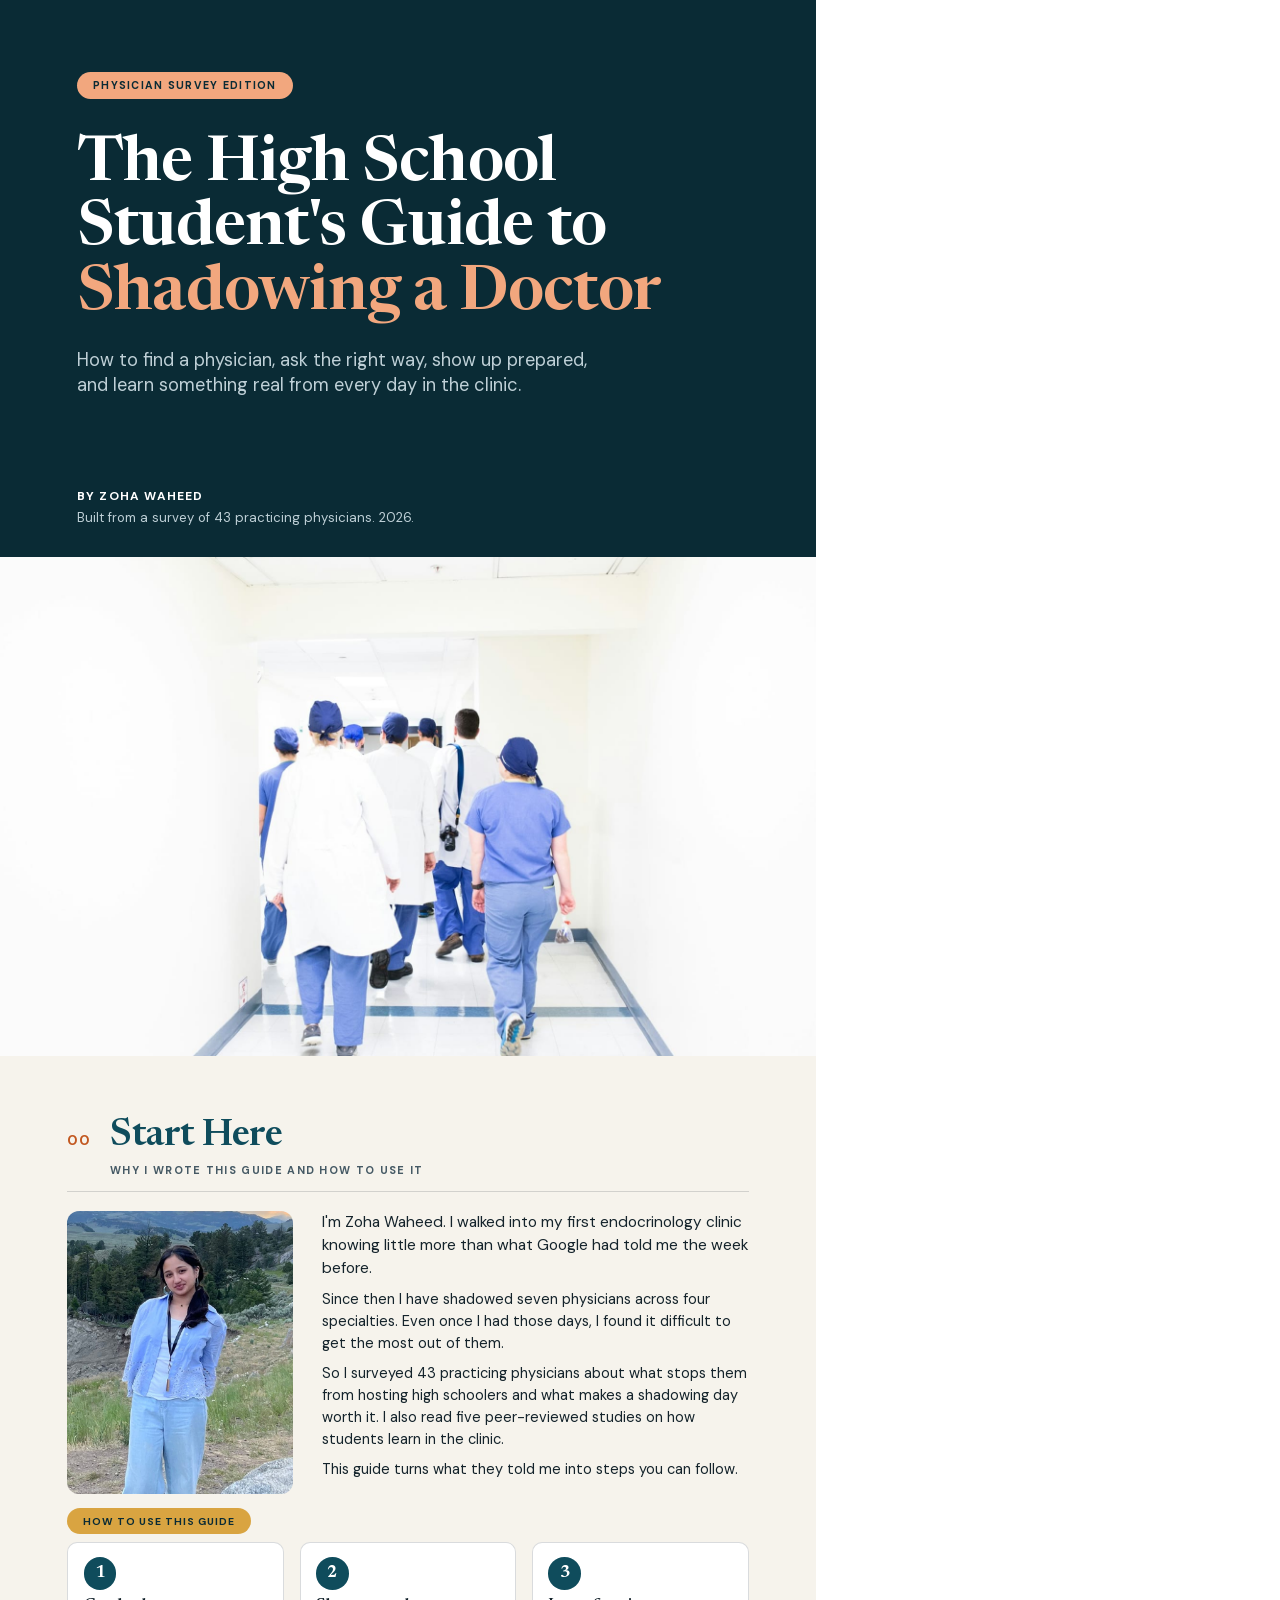
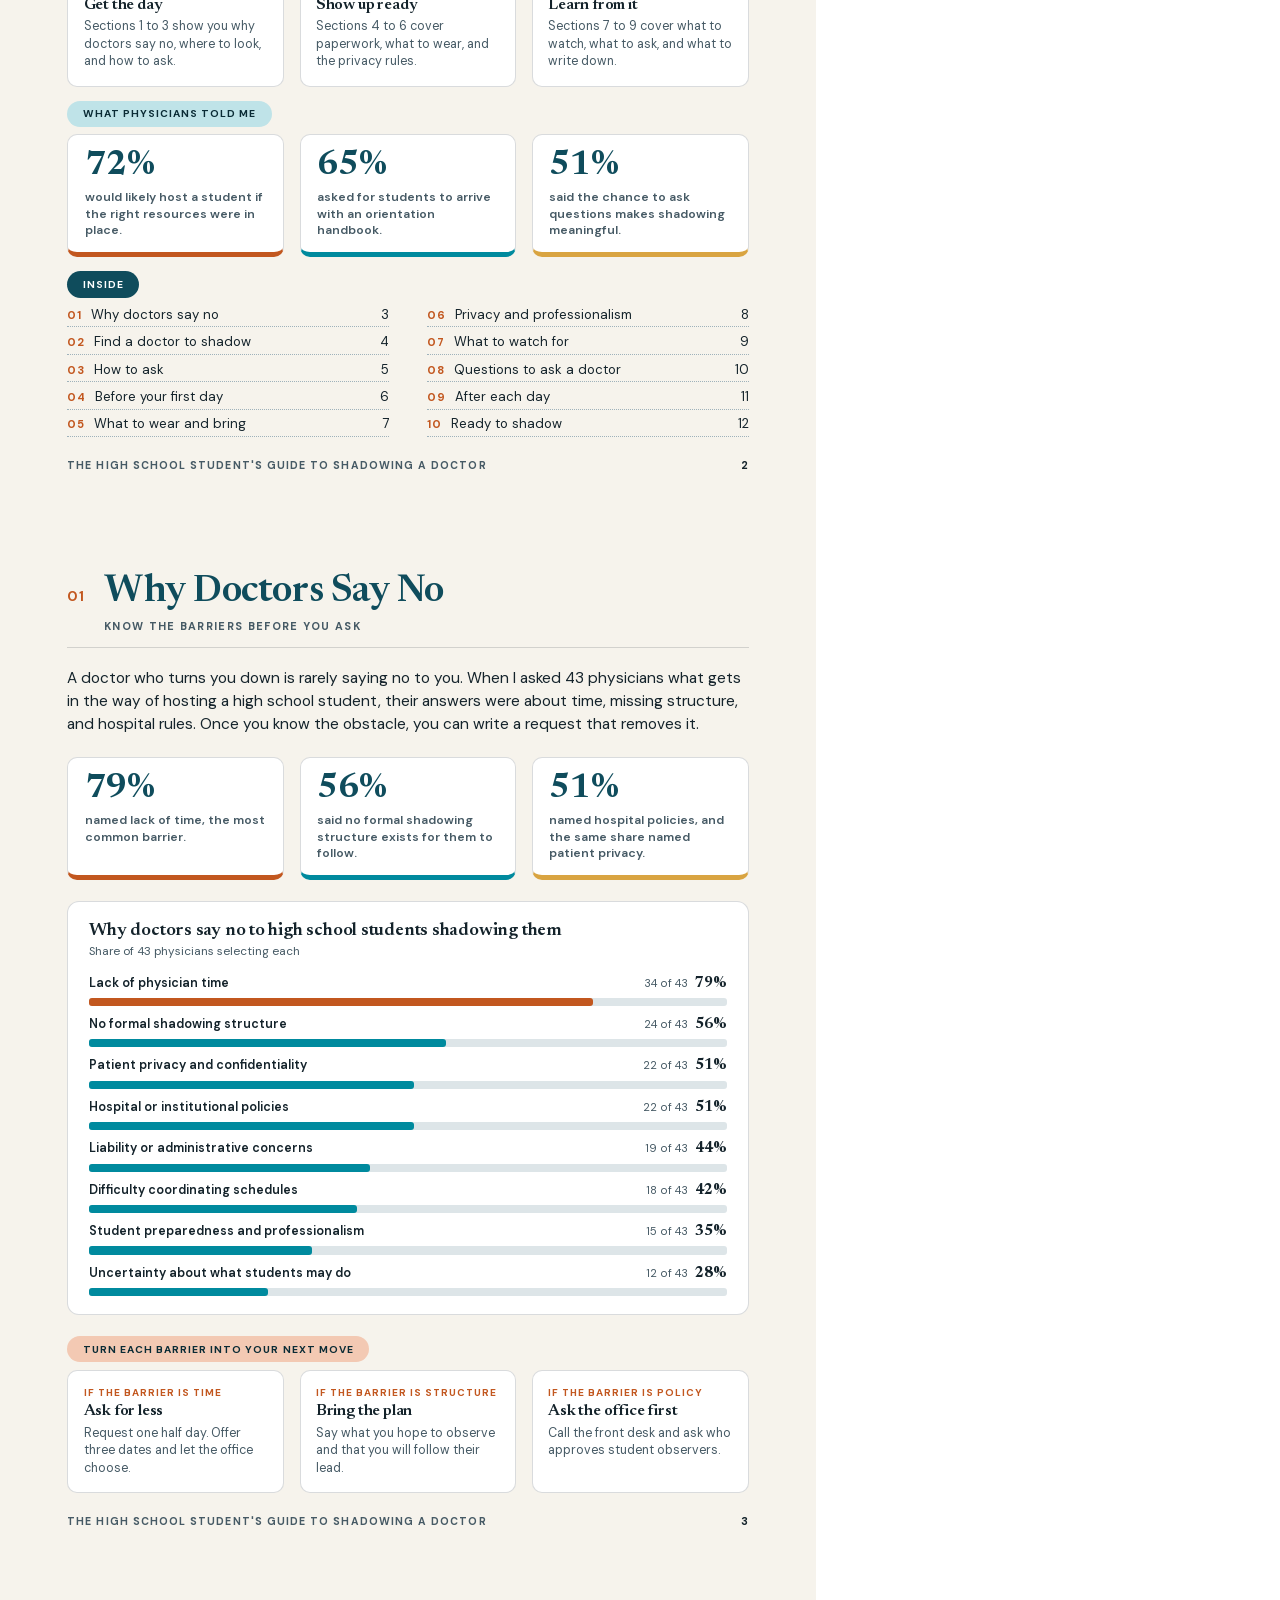
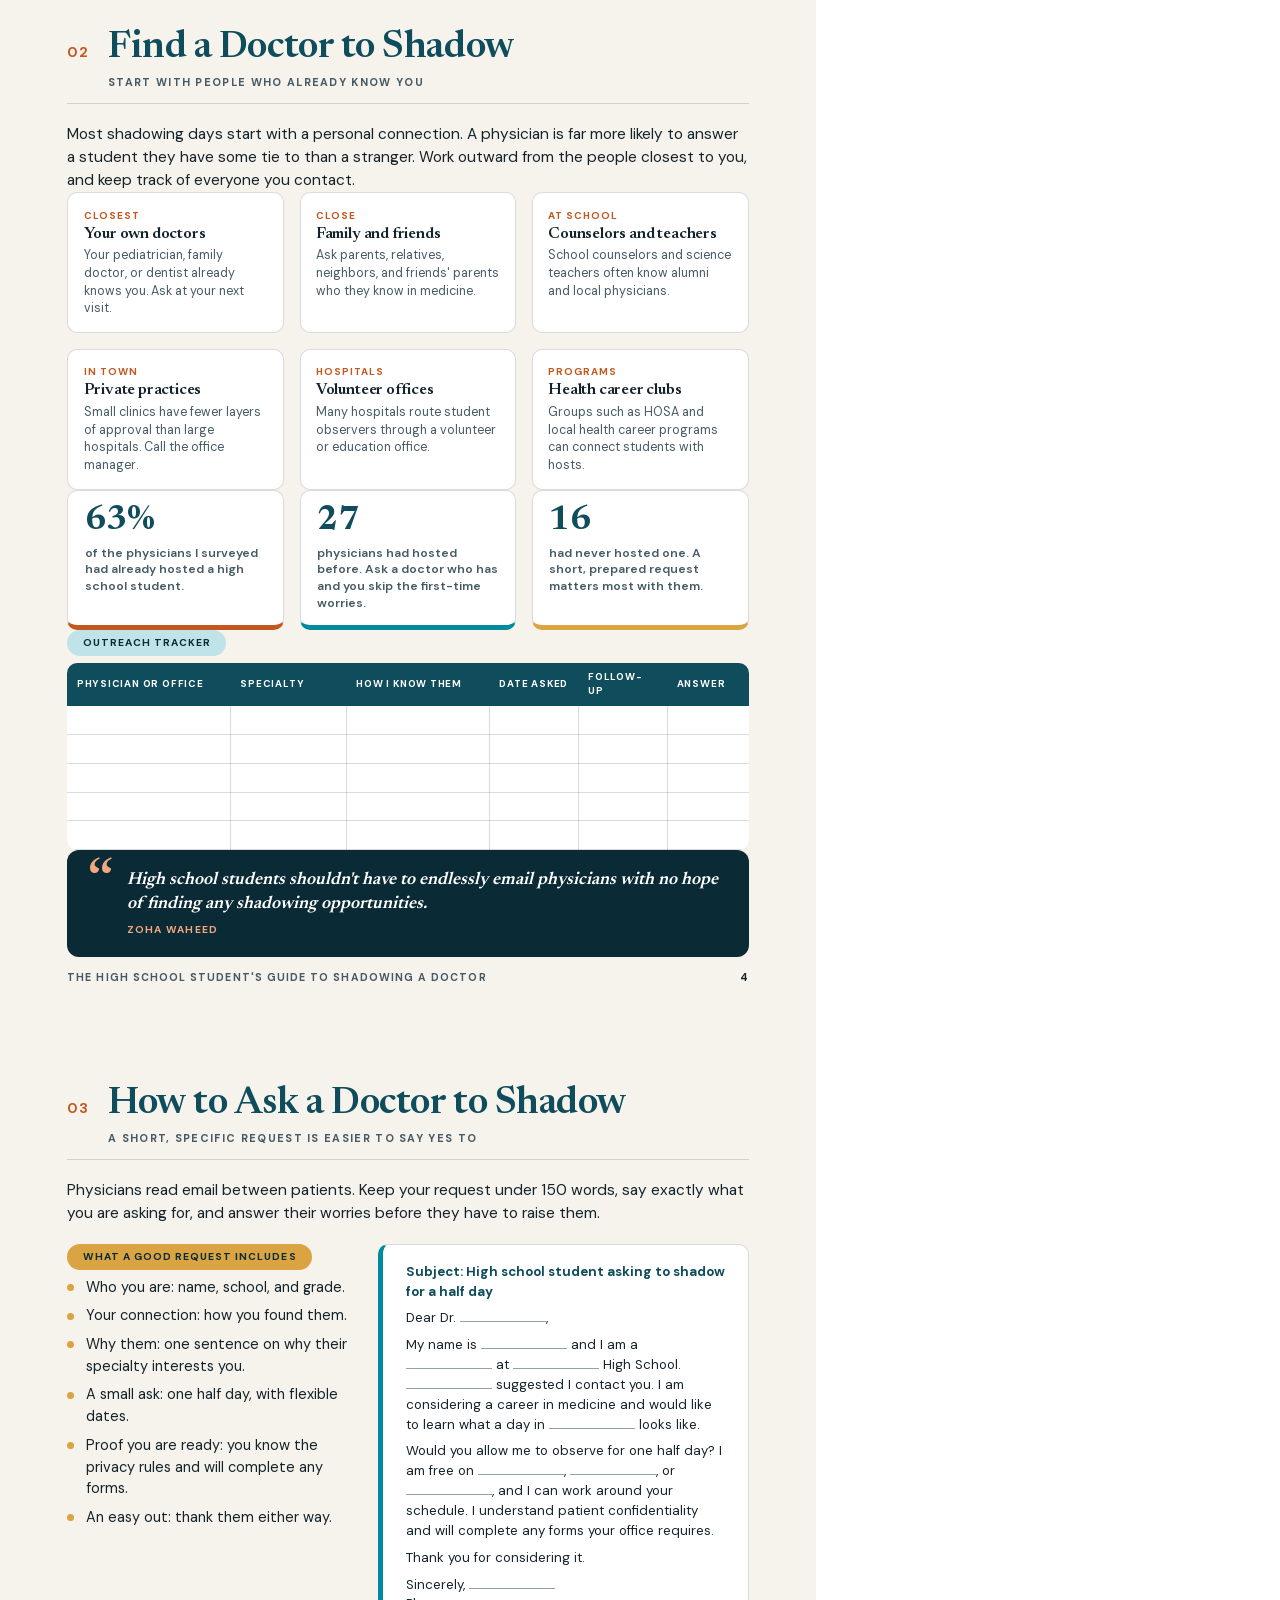
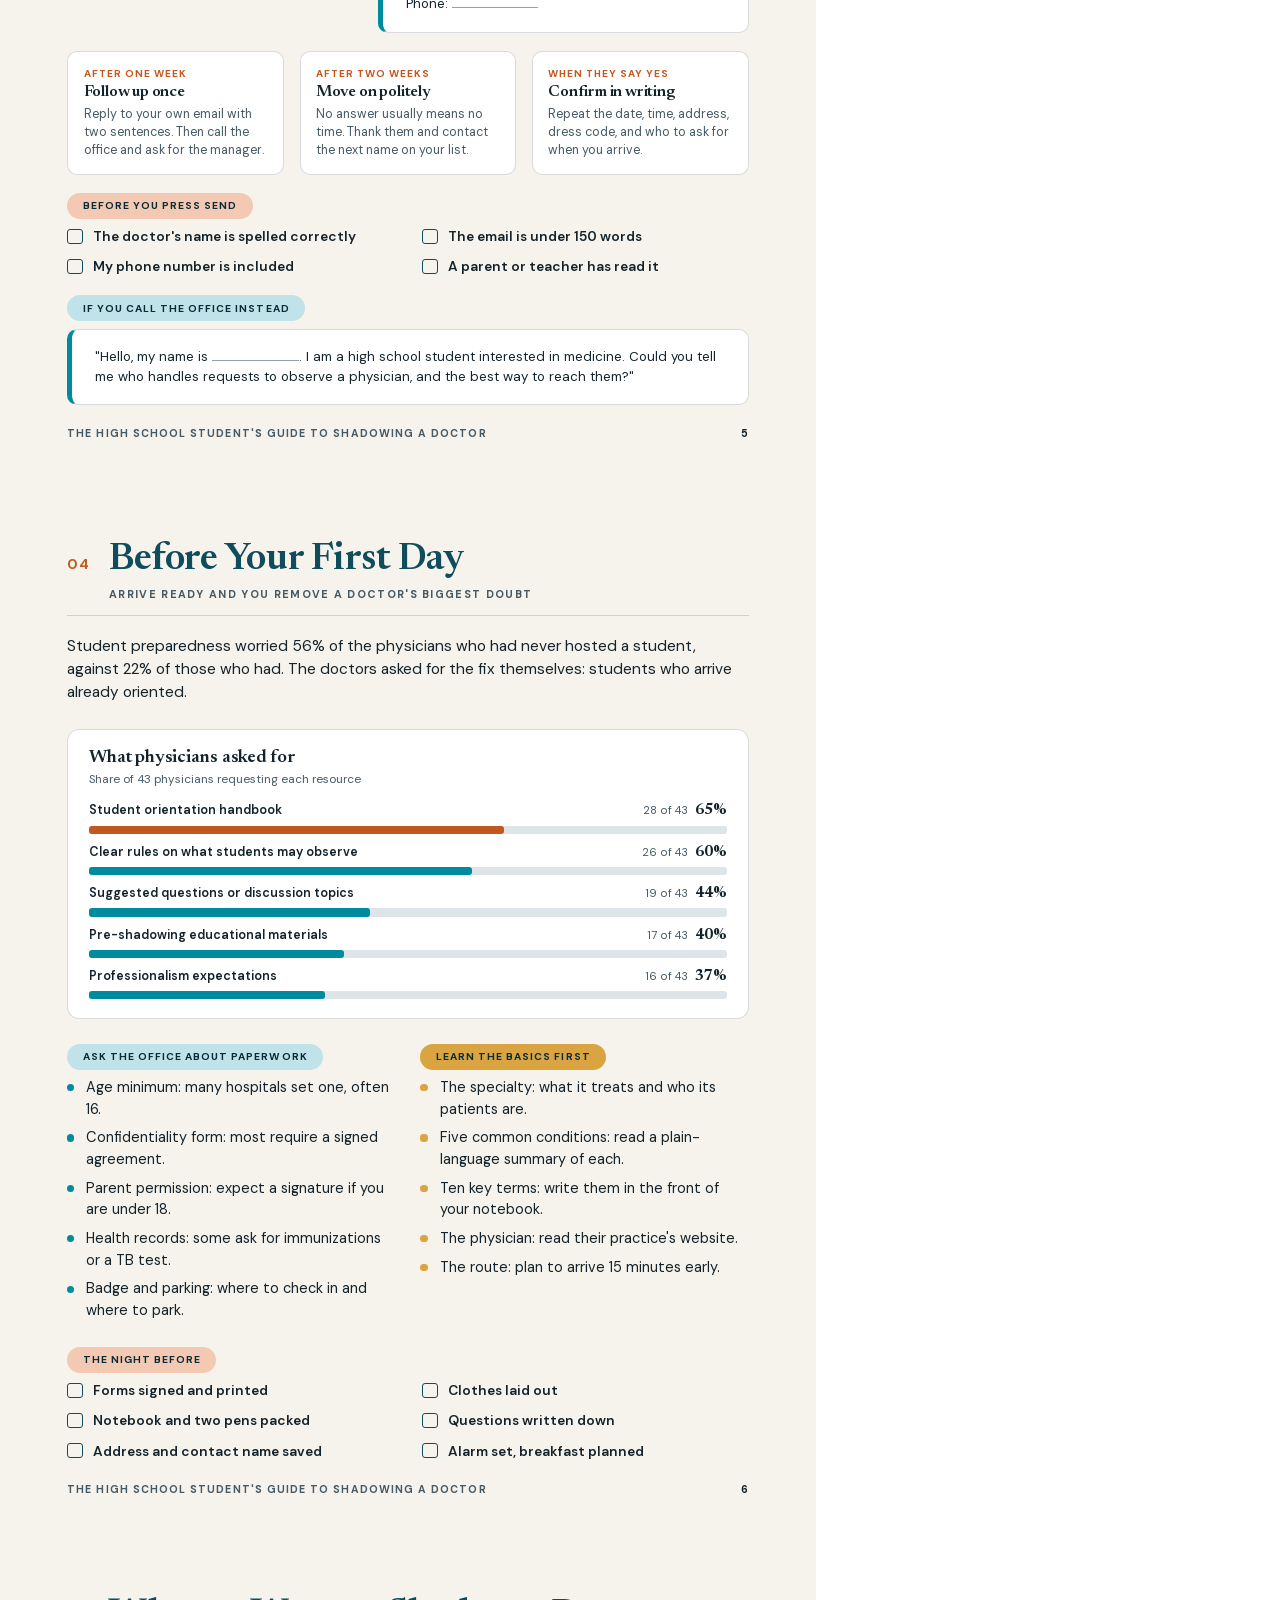
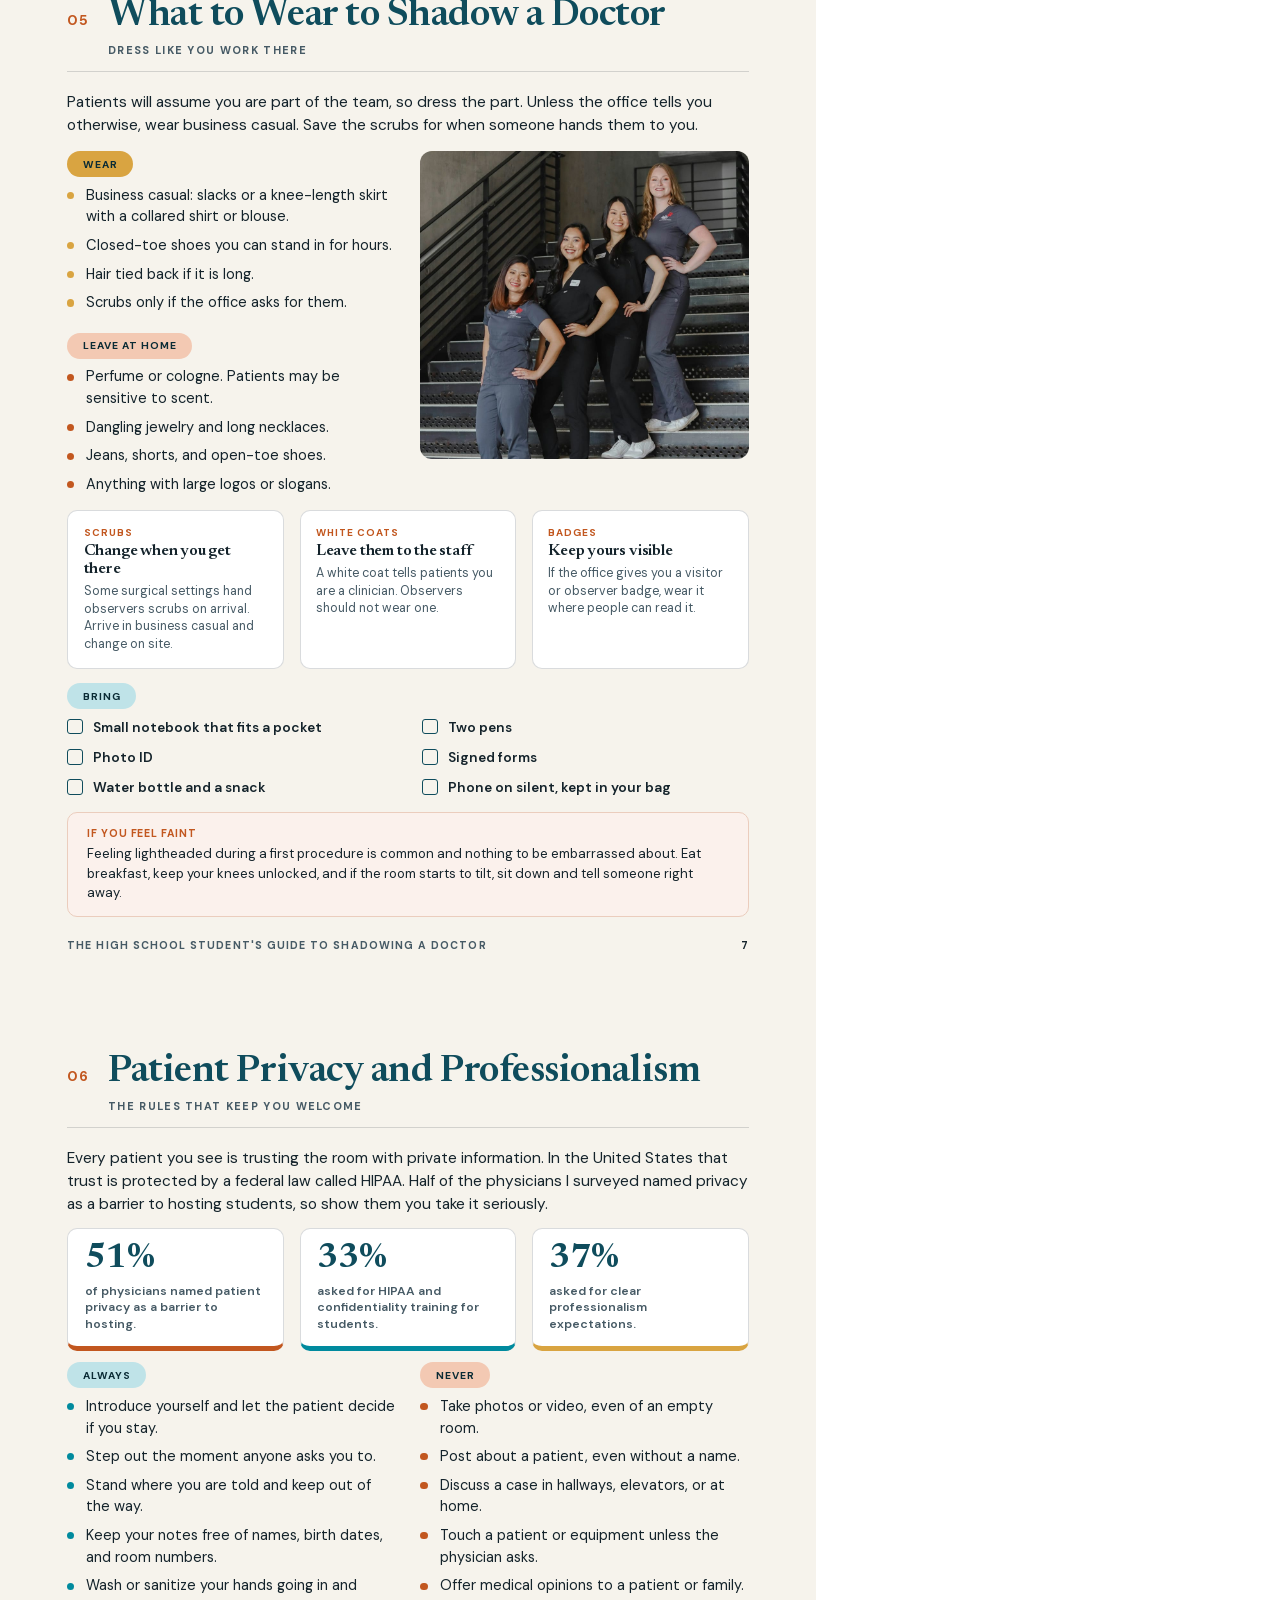
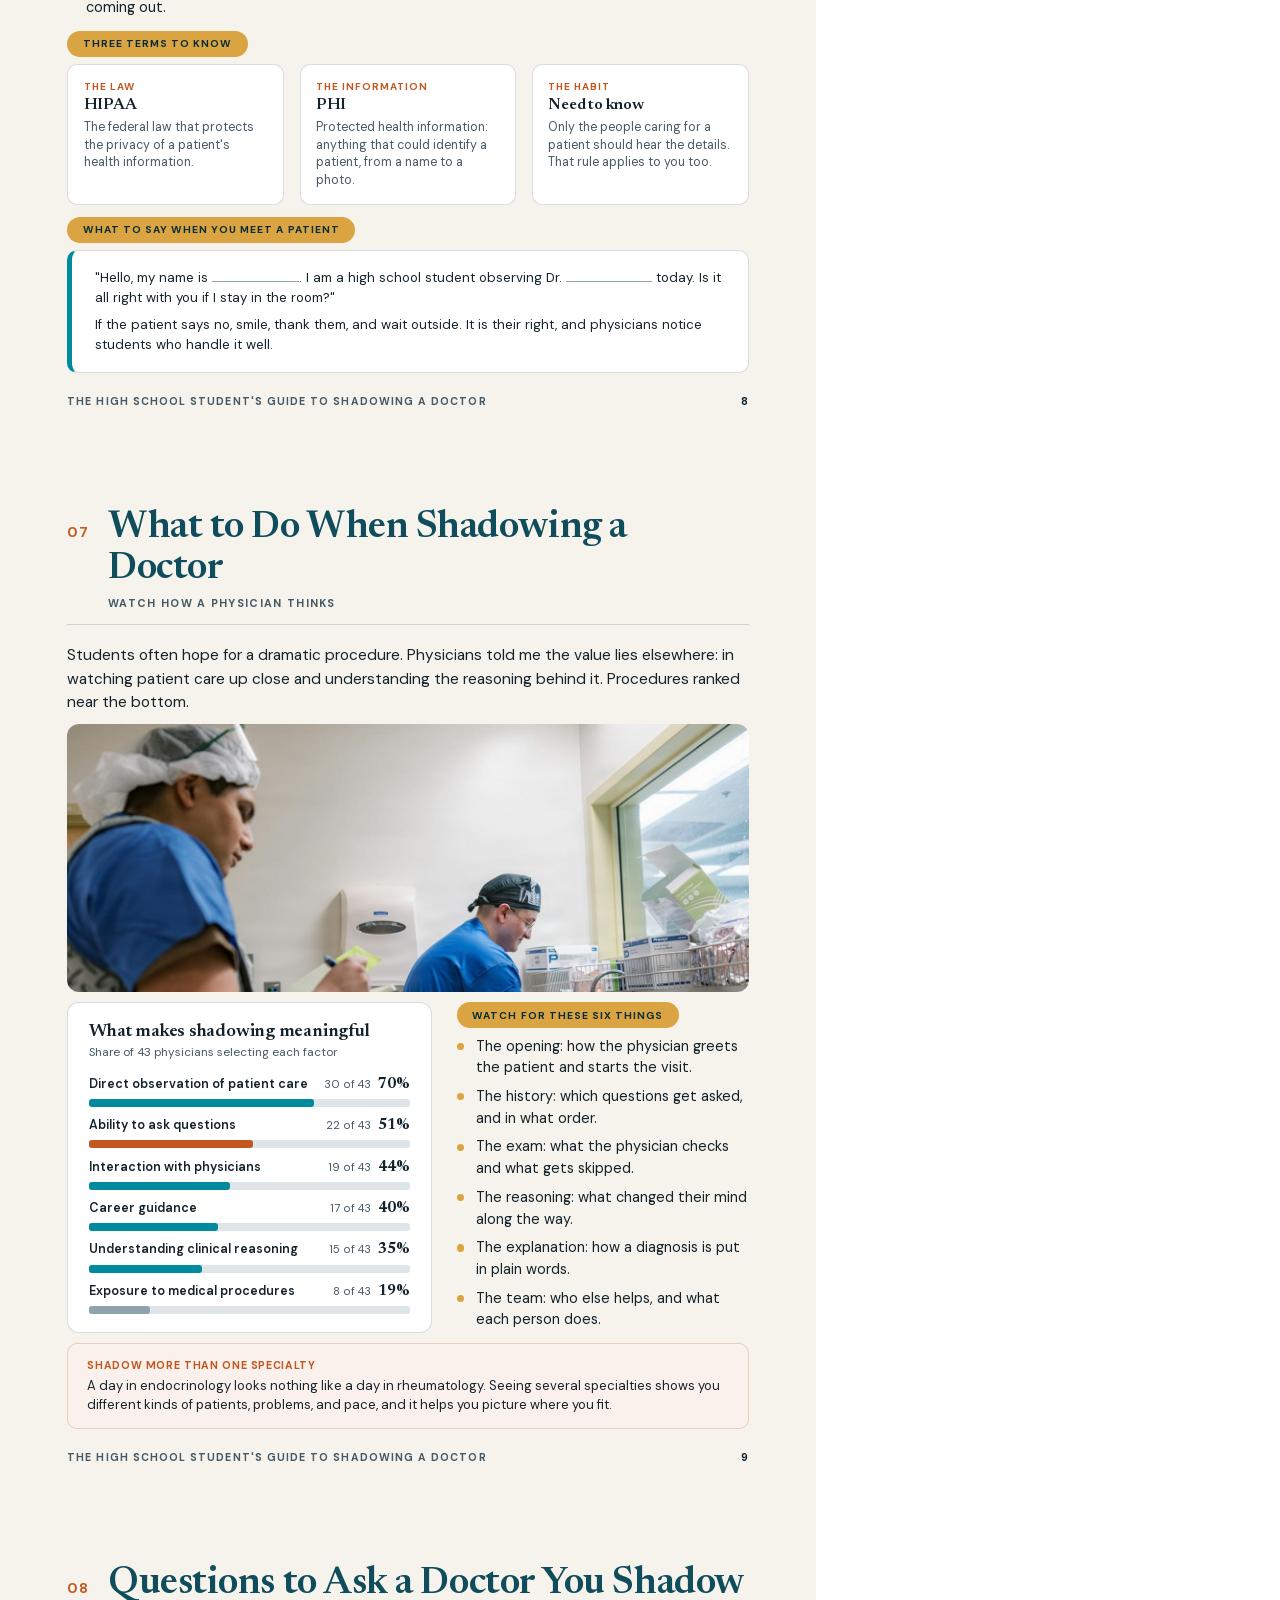
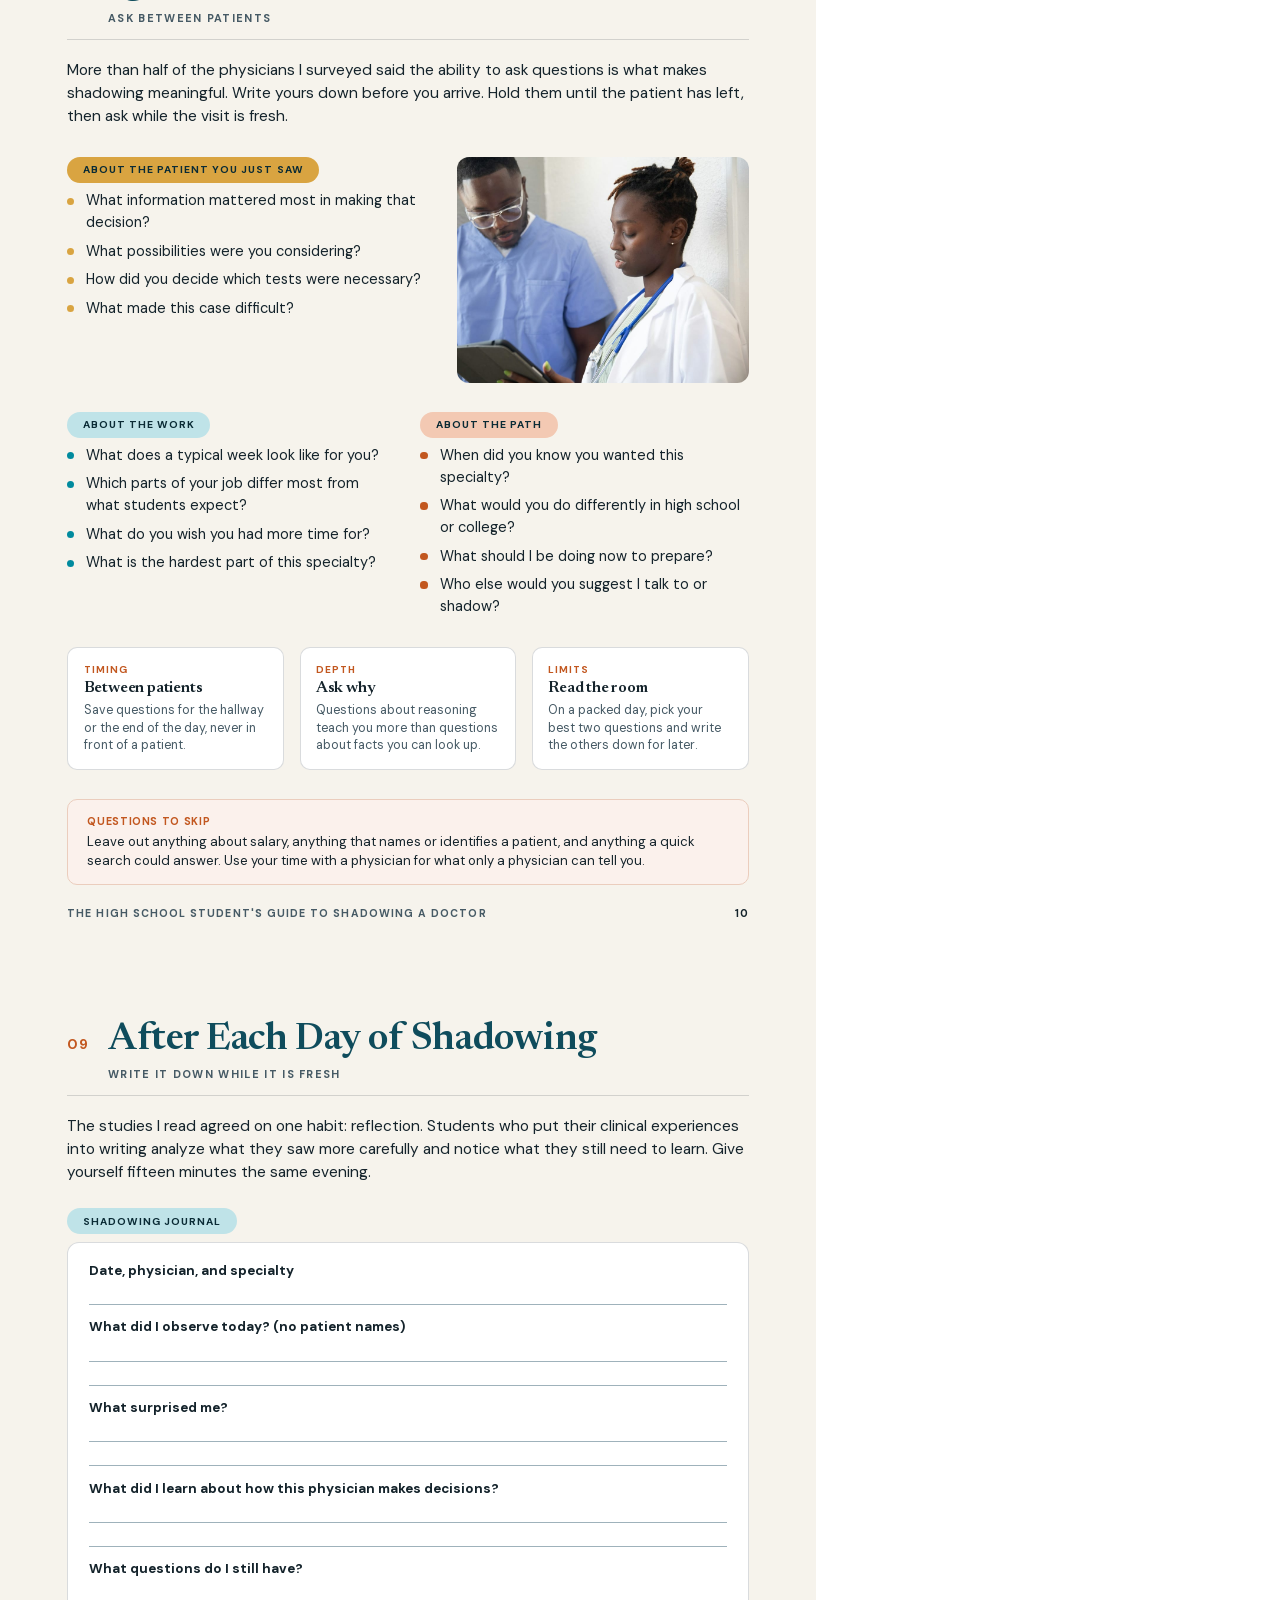
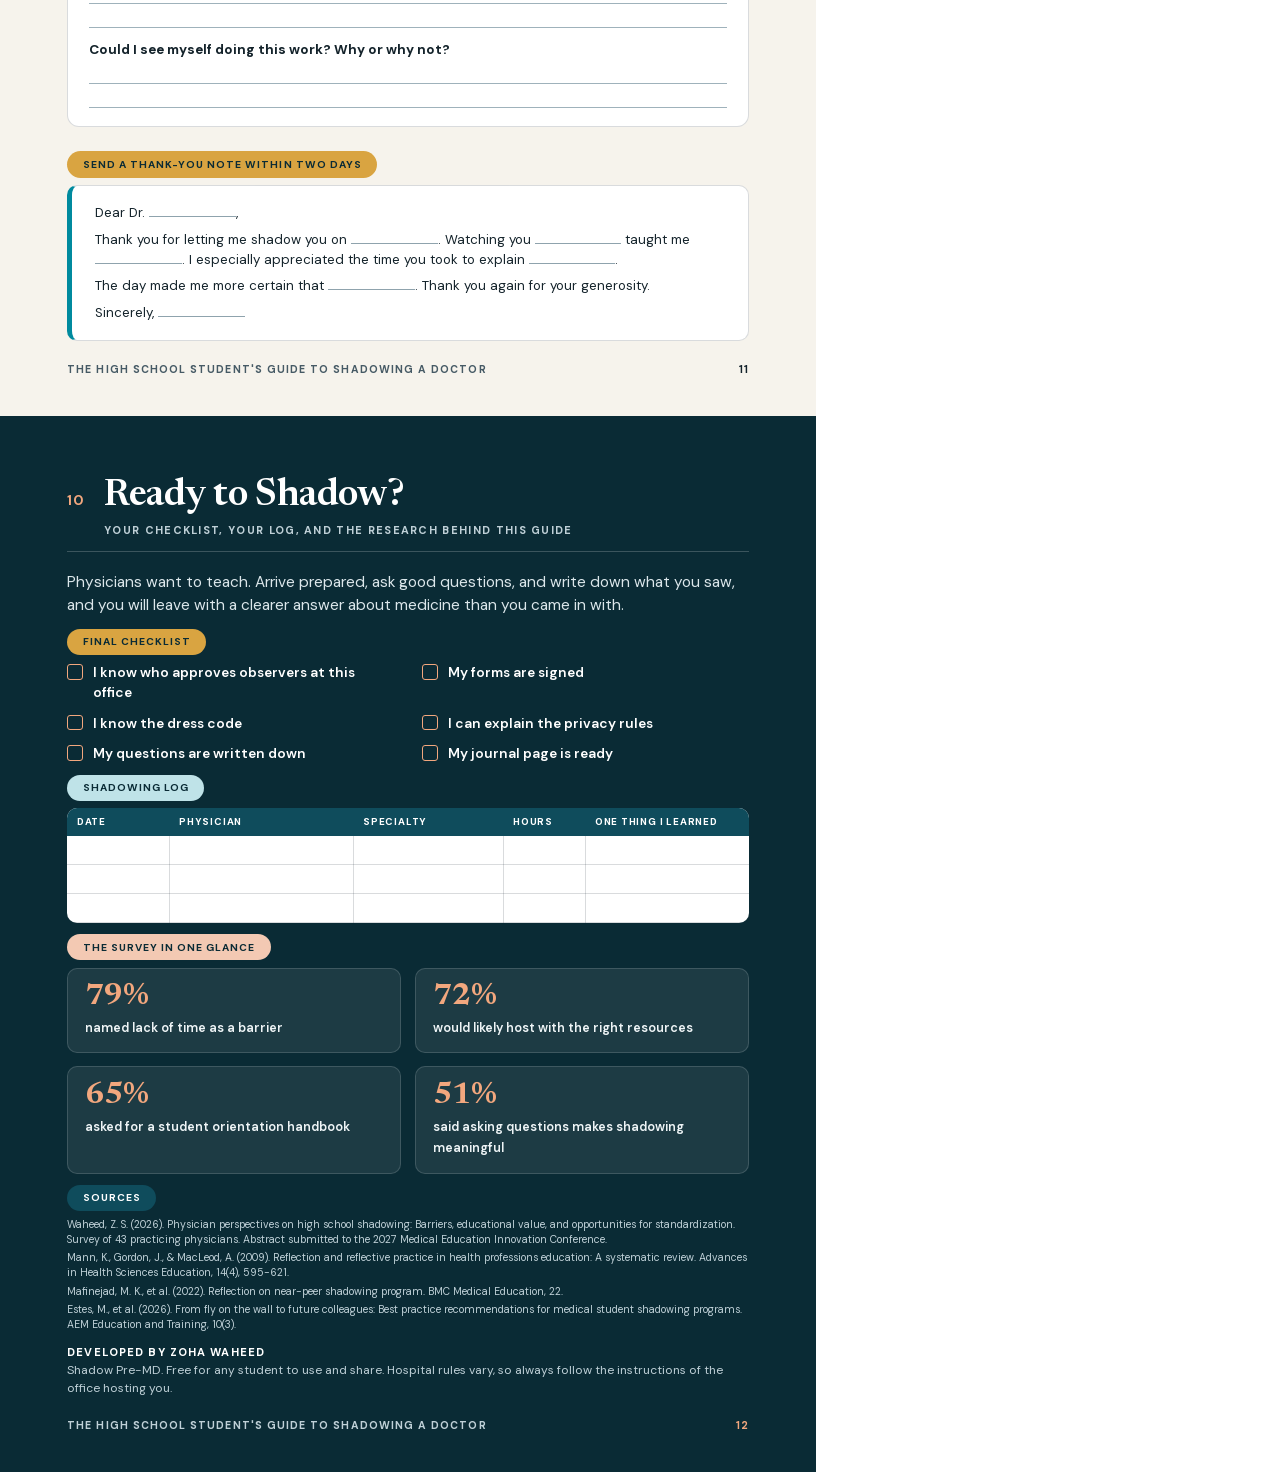
<file: guide-src/guide.html>
<!DOCTYPE html><html lang="en"><head><meta charset="UTF-8"><title>The High School Student's Guide to Shadowing a Doctor</title>
<meta name="author" content="Zoha Waheed"><style>
@font-face{ font-family:'Newsreader'; font-weight:600 700; src:url(../fonts/newsreader-normal.woff2) format('woff2'); }
@font-face{ font-family:'DM Sans'; font-weight:400 700; src:url(../fonts/dm-sans-normal.woff2) format('woff2'); }
@page{ size: 8.5in 11in; margin: 0; }
:root{
  --paper:#F6F3EC; --card:#FFFFFF; --ink:#14232B; --soft:#465A65; --primary:#0F4C5C; --dark:#0A2B35;
  --rust:#C2571F; --teal:#008A9E; --gold:#D9A441; --peach:#F2A77E; --track:#DDE5E8; --line:rgba(20,35,43,.16);
}
*{ box-sizing:border-box; }
html,body{ margin:0; padding:0; }
body{ font-family:'DM Sans',sans-serif; font-size:10.92pt; line-height:1.5; color:var(--ink); -webkit-print-color-adjust:exact; print-color-adjust:exact; }
h1,h2,h3{ font-family:'Newsreader',Georgia,serif; font-weight:600; margin:0; letter-spacing:-0.012em; line-height:1.1; }
p{ margin:0; }
ul,ol{ margin:0; padding:0; list-style:none; }

.page{ width:8.5in; height:11in; position:relative; overflow:hidden; background:var(--paper);
  padding:.62in .7in .78in; display:flex; flex-direction:column; page-break-after:always; break-after:page; }
.page:last-child{ page-break-after:auto; break-after:auto; }
.body{ flex:1; display:flex; flex-direction:column; justify-content:space-between; min-height:0; }
.foot{ position:absolute; left:.7in; right:.7in; bottom:.4in; display:flex; justify-content:space-between;
  font-size:7.98pt; font-weight:700; letter-spacing:.1em; text-transform:uppercase; color:var(--soft); }
.foot b{ color:var(--ink); }

/* section head: number, title and kicker are one unit */
.head{ display:grid; grid-template-columns:auto 1fr; column-gap:.2in; align-items:baseline;
  padding-bottom:.13in; border-bottom:1px solid var(--line); margin-bottom:.2in; }
.head .num{ font-weight:700; font-size:10.50pt; letter-spacing:.06em; color:var(--rust); }
.head h2{ font-size:28.35pt; color:var(--primary); }
.head .kicker{ grid-column:2; margin-top:.05in; font-size:8.19pt; font-weight:700; letter-spacing:.12em; text-transform:uppercase; color:var(--soft); }
.lead{ font-size:11.55pt; line-height:1.5; }

.tag{ display:inline-block; font-size:7.77pt; font-weight:700; letter-spacing:.1em; text-transform:uppercase;
  padding:.055in .16in; border-radius:99px; background:var(--gold); color:var(--dark); margin-bottom:.075in; }
.tag.teal{ background:#BFE3E8; } .tag.rust{ background:#F3C9B3; } .tag.dark{ background:var(--primary); color:#fff; }

.stats{ display:grid; grid-template-columns:repeat(3,1fr); gap:.16in; }
.stat{ background:var(--card); border:1px solid var(--line); border-bottom:5px solid var(--rust); border-radius:10px; padding:.15in .17in .14in; }
.stat:nth-child(2){ border-bottom-color:var(--teal); } .stat:nth-child(3){ border-bottom-color:var(--gold); }
.stat .n{ display:block; font-family:'Newsreader',serif; font-weight:700; font-size:25.20pt; line-height:1; color:var(--primary); margin-bottom:.06in; }
.stat .t{ display:block; font-size:9.24pt; font-weight:600; line-height:1.35; color:var(--soft); }

.panel{ background:var(--card); border:1px solid var(--line); border-radius:12px; padding:.19in .22in; }
.panel h3{ font-size:13.65pt; margin-bottom:.03in; }
.panel .sub{ font-size:8.82pt; color:var(--soft); margin-bottom:.12in; }
.bars li{ margin-top:.085in; } .bars li:first-child{ margin-top:0; }
.bars .lab{ display:flex; justify-content:space-between; align-items:baseline; font-size:9.35pt; font-weight:600; margin-bottom:.03in; }
.bars .v{ font-weight:400; color:var(--soft); font-size:8.40pt; white-space:nowrap; }
.bars .v b{ font-family:'Newsreader',serif; font-size:11.13pt; color:var(--ink); margin-left:.07in; }
.bars .track{ height:.085in; border-radius:3px; background:var(--track); overflow:hidden; }
.bars .fill{ display:block; height:100%; background:var(--teal); border-radius:0 3px 3px 0; }
.bars li.hl .fill{ background:var(--rust); } .bars li.mu .fill{ background:#8FA3AD; }

.cols{ display:grid; grid-template-columns:1fr 1fr; gap:.26in; }
.cols.wide-l{ grid-template-columns:1.25fr 1fr; } .cols.wide-r{ grid-template-columns:1fr 1.3fr; }
.dots li{ position:relative; padding-left:.2in; margin-top:.07in; }
.dots li:first-child{ margin-top:0; }
.dots li:before{ content:""; position:absolute; left:0; top:.075in; width:.075in; height:.075in; border-radius:50%; background:var(--gold); }
.dots.teal li:before{ background:var(--teal); } .dots.rust li:before{ background:var(--rust); }
.dots b{ font-weight:inherit; }

.checks{ display:grid; grid-template-columns:1fr 1fr; gap:.1in .3in; }
.checks li{ position:relative; padding-left:.27in; font-weight:600; font-size:10.29pt; }
.checks li:before{ content:""; position:absolute; left:0; top:.025in; width:.14in; height:.14in; border:1.6px solid var(--primary); border-radius:3px; }

.moves{ display:grid; grid-template-columns:repeat(3,1fr); gap:.16in; }
.move{ background:var(--card); border:1px solid var(--line); border-radius:10px; padding:.15in .16in; }
.move .k{ display:block; font-size:7.56pt; font-weight:700; letter-spacing:.1em; text-transform:uppercase; color:var(--rust); margin-bottom:.03in; }
.move h3{ font-size:12.18pt; margin-bottom:.04in; }
.move p{ font-size:9.35pt; color:var(--soft); line-height:1.42; }
.moves.six{ grid-template-columns:repeat(3,1fr); }
.moves.two{ grid-template-columns:1fr 1fr; }

.quote{ position:relative; background:var(--dark); color:#fff; border-radius:12px; padding:.2in .3in .2in .62in; }
.quote:before{ content:"\201C"; position:absolute; left:.22in; top:.06in; font-family:'Newsreader',serif; font-size:42.00pt; line-height:1; color:var(--peach); }
.quote p{ font-family:'Newsreader',serif; font-style:italic; font-size:13.02pt; line-height:1.36; }
.quote cite{ display:block; margin-top:.06in; font-style:normal; font-size:7.77pt; font-weight:700; letter-spacing:.12em; text-transform:uppercase; color:var(--peach); }

.letter{ background:var(--card); border:1px solid var(--line); border-left:5px solid var(--teal); border-radius:10px; padding:.18in .24in; font-size:9.97pt; line-height:1.5; }
.letter p + p{ margin-top:.07in; }
.letter .subj{ font-weight:700; color:var(--primary); }
.blank{ display:inline-block; min-width:.9in; border-bottom:1.2px solid #8FA3AD; height:.13in; vertical-align:baseline; }

.photo{ border-radius:12px; overflow:hidden; background:var(--track); }
.photo img{ display:block; width:100%; height:100%; object-fit:cover; }

table.log{ width:100%; border-collapse:collapse; font-size:8.61pt; background:var(--card); border-radius:10px; overflow:hidden; }
table.log th{ text-align:left; font-size:7.35pt; letter-spacing:.08em; text-transform:uppercase; color:#fff; background:var(--primary); padding:.07in .1in; }
table.log td{ border-bottom:1px solid var(--line); border-right:1px solid var(--line); height:.3in; }
table.log td:last-child{ border-right:0; }

.write{ display:grid; gap:.13in; }
.write .q{ font-weight:700; font-size:10.08pt; }
.write .ln{ border-bottom:1.1px solid #9FB2BB; height:.25in; }

.tip{ background:#FBF1EC; border:1px solid #EBCDBD; border-radius:10px; padding:.14in .2in; font-size:9.77pt; }
.tip b{ color:var(--rust); letter-spacing:.06em; text-transform:uppercase; font-size:7.98pt; display:block; margin-bottom:.02in; }

/* cover */
.cover{ padding:0; background:var(--dark); color:#fff; }
.cover .top{ padding:.75in .8in 0; flex:1; display:flex; flex-direction:column; }
.cover .badge{ align-self:flex-start; font-size:7.98pt; font-weight:700; letter-spacing:.12em; text-transform:uppercase; background:var(--peach); color:var(--dark); padding:.06in .17in; border-radius:99px; }
.cover h1{ font-size:47.25pt; line-height:1.02; margin-top:.36in; color:#fff; max-width:6.4in; }
.cover h1 span{ color:var(--peach); }
.cover .deck{ font-size:13.65pt; color:#BFD0D7; margin-top:.22in; max-width:5.6in; line-height:1.4; }
.cover .by{ margin-top:auto; padding-bottom:.3in; font-size:9.03pt; letter-spacing:.1em; text-transform:uppercase; font-weight:700; }
.cover .by span{ display:block; font-weight:400; letter-spacing:0; text-transform:none; color:#BFD0D7; font-size:9.87pt; margin-top:.03in; }
.cover .img{ height:5.2in; }
.cover .img img{ display:block; width:100%; height:100%; object-fit:cover; }

/* intro */
.me{ display:grid; grid-template-columns:2.35in 1fr; gap:.3in; align-items:start; }
.me .photo{ height:2.95in; }
.me p + p{ margin-top:.09in; }
.steps3{ display:grid; grid-template-columns:repeat(3,1fr); gap:.16in; }
.steps3 li{ background:var(--card); border:1px solid var(--line); border-radius:10px; padding:.15in .16in; }
.steps3 .c{ display:flex; align-items:center; justify-content:center; width:.34in; height:.34in; border-radius:50%; background:var(--primary); color:#fff; font-family:'Newsreader',serif; font-weight:700; font-size:12.60pt; margin-bottom:.08in; }
.steps3 h3{ font-size:12.18pt; margin-bottom:.03in; } .steps3 p{ font-size:9.35pt; color:var(--soft); line-height:1.42; }
.toc{ display:grid; grid-template-columns:1fr 1fr; gap:.05in .4in; font-size:9.87pt; }
.toc li{ display:flex; justify-content:space-between; border-bottom:1px dotted #9FB2BB; padding-bottom:.02in; }
.toc b{ color:var(--rust); margin-right:.1in; font-size:8.40pt; letter-spacing:.06em; }

/* back */
.back{ background:var(--dark); color:#fff; }
.back .head{ border-bottom-color:rgba(255,255,255,.2); } .back .head h2{ color:#fff; } .back .head .kicker{ color:#BFD0D7; } .back .head .num{ color:var(--peach); }
.back .lead{ color:#DCE7EB; }
.back .checks li{ color:#fff; } .back .checks li:before{ border-color:var(--peach); }
.glance{ display:grid; grid-template-columns:1fr 1fr; gap:.14in; }
.glance li{ background:rgba(255,255,255,.08); border:1px solid rgba(255,255,255,.15); border-radius:10px; padding:.14in .18in; }
.glance .n{ display:block; font-family:'Newsreader',serif; font-weight:700; font-size:23.10pt; line-height:1; color:var(--peach); margin-bottom:.04in; }
.glance .t{ font-size:9.45pt; font-weight:600; color:#EEF4F6; }
.src{ font-size:7.88pt; line-height:1.42; color:#BFD0D7; } .src li + li{ margin-top:.035in; }
.back .foot{ color:#BFD0D7; } .back .foot b{ color:var(--peach); }
.sign{ font-size:9.03pt; color:#BFD0D7; } .sign b{ color:#fff; letter-spacing:.1em; text-transform:uppercase; font-size:8.40pt; display:block; }
</style></head><body>
<section class="page cover">
  <div class="top">
    <span class="badge">Physician survey edition</span>
    <h1>The High School Student's Guide to <span>Shadowing a Doctor</span></h1>
    <p class="deck">How to find a physician, ask the right way, show up prepared, and learn something real from every day in the clinic.</p>
    <p class="by">By Zoha Waheed<span>Built from a survey of 43 practicing physicians. 2026.</span></p>
  </div>
  <div class="img"><img src="img/cover.jpg" alt=""></div>
</section><section class="page ">
<div class="head"><span class="num">00</span><h2>Start Here</h2><p class="kicker">Why I wrote this guide and how to use it</p></div>
<div class="body">
  <div class="me">
    <div class="photo"><img src="img/zoha.jpg" alt=""></div>
    <div>
      <p class="lead">I'm Zoha Waheed. I walked into my first endocrinology clinic knowing little more than what Google had told me the week before.</p>
      <p>Since then I have shadowed seven physicians across four specialties. Even once I had those days, I found it difficult to get the most out of them.</p>
      <p>So I surveyed 43 practicing physicians about what stops them from hosting high schoolers and what makes a shadowing day worth it. I also read five peer-reviewed studies on how students learn in the clinic.</p>
      <p>This guide turns what they told me into steps you can follow.</p>
    </div>
  </div>
  <div><span class="tag ">How to use this guide</span><ol class="steps3">
    <li><span class="c">1</span><h3>Get the day</h3><p>Sections 1 to 3 show you why doctors say no, where to look, and how to ask.</p></li>
    <li><span class="c">2</span><h3>Show up ready</h3><p>Sections 4 to 6 cover paperwork, what to wear, and the privacy rules.</p></li>
    <li><span class="c">3</span><h3>Learn from it</h3><p>Sections 7 to 9 cover what to watch, what to ask, and what to write down.</p></li>
  </ol></div>
  <div><span class="tag teal">What physicians told me</span><div class="stats"><div class="stat"><span class="n">72%</span><span class="t">would likely host a student if the right resources were in place.</span></div><div class="stat"><span class="n">65%</span><span class="t">asked for students to arrive with an orientation handbook.</span></div><div class="stat"><span class="n">51%</span><span class="t">said the chance to ask questions makes shadowing meaningful.</span></div></div></div>
  <div><span class="tag dark">Inside</span><ul class="toc">
    <li><span><b>01</b>Why doctors say no</span><span>3</span></li><li><span><b>06</b>Privacy and professionalism</span><span>8</span></li>
    <li><span><b>02</b>Find a doctor to shadow</span><span>4</span></li><li><span><b>07</b>What to watch for</span><span>9</span></li>
    <li><span><b>03</b>How to ask</span><span>5</span></li><li><span><b>08</b>Questions to ask a doctor</span><span>10</span></li>
    <li><span><b>04</b>Before your first day</span><span>6</span></li><li><span><b>09</b>After each day</span><span>11</span></li>
    <li><span><b>05</b>What to wear and bring</span><span>7</span></li><li><span><b>10</b>Ready to shadow</span><span>12</span></li>
  </ul></div>
</div><div class="foot"><span>The High School Student's Guide to Shadowing a Doctor</span><b>2</b></div></section><section class="page ">
<div class="head"><span class="num">01</span><h2>Why Doctors Say No</h2><p class="kicker">Know the barriers before you ask</p></div>
<div class="body">
  <p class="lead">A doctor who turns you down is rarely saying no to you. When I asked 43 physicians what gets in the way of hosting a high school student, their answers were about time, missing structure, and hospital rules. Once you know the obstacle, you can write a request that removes it.</p>
  <div class="stats"><div class="stat"><span class="n">79%</span><span class="t">named lack of time, the most common barrier.</span></div><div class="stat"><span class="n">56%</span><span class="t">said no formal shadowing structure exists for them to follow.</span></div><div class="stat"><span class="n">51%</span><span class="t">named hospital policies, and the same share named patient privacy.</span></div></div>
  <div class="panel"><h3>Why doctors say no to high school students shadowing them</h3><p class="sub">Share of 43 physicians selecting each</p>
    <ul class="bars">
<li class="hl"><div class="lab"><span>Lack of physician time</span><span class="v">34 of 43<b>79%</b></span></div><div class="track"><span class="fill" style="width:79%"></span></div></li>
<li><div class="lab"><span>No formal shadowing structure</span><span class="v">24 of 43<b>56%</b></span></div><div class="track"><span class="fill" style="width:56%"></span></div></li>
<li><div class="lab"><span>Patient privacy and confidentiality</span><span class="v">22 of 43<b>51%</b></span></div><div class="track"><span class="fill" style="width:51%"></span></div></li>
<li><div class="lab"><span>Hospital or institutional policies</span><span class="v">22 of 43<b>51%</b></span></div><div class="track"><span class="fill" style="width:51%"></span></div></li>
<li><div class="lab"><span>Liability or administrative concerns</span><span class="v">19 of 43<b>44%</b></span></div><div class="track"><span class="fill" style="width:44%"></span></div></li>
<li><div class="lab"><span>Difficulty coordinating schedules</span><span class="v">18 of 43<b>42%</b></span></div><div class="track"><span class="fill" style="width:42%"></span></div></li>
<li><div class="lab"><span>Student preparedness and professionalism</span><span class="v">15 of 43<b>35%</b></span></div><div class="track"><span class="fill" style="width:35%"></span></div></li>
<li><div class="lab"><span>Uncertainty about what students may do</span><span class="v">12 of 43<b>28%</b></span></div><div class="track"><span class="fill" style="width:28%"></span></div></li></ul></div>
  <div><span class="tag rust">Turn each barrier into your next move</span><div class="moves "><div class="move"><span class="k">If the barrier is time</span><h3>Ask for less</h3><p>Request one half day. Offer three dates and let the office choose.</p></div><div class="move"><span class="k">If the barrier is structure</span><h3>Bring the plan</h3><p>Say what you hope to observe and that you will follow their lead.</p></div><div class="move"><span class="k">If the barrier is policy</span><h3>Ask the office first</h3><p>Call the front desk and ask who approves student observers.</p></div></div></div>
</div><div class="foot"><span>The High School Student's Guide to Shadowing a Doctor</span><b>3</b></div></section><section class="page ">
<div class="head"><span class="num">02</span><h2>Find a Doctor to Shadow</h2><p class="kicker">Start with people who already know you</p></div>
<div class="body">
  <p class="lead">Most shadowing days start with a personal connection. A physician is far more likely to answer a student they have some tie to than a stranger. Work outward from the people closest to you, and keep track of everyone you contact.</p>
  <div class="moves six"><div class="move"><span class="k">Closest</span><h3>Your own doctors</h3><p>Your pediatrician, family doctor, or dentist already knows you. Ask at your next visit.</p></div><div class="move"><span class="k">Close</span><h3>Family and friends</h3><p>Ask parents, relatives, neighbors, and friends' parents who they know in medicine.</p></div><div class="move"><span class="k">At school</span><h3>Counselors and teachers</h3><p>School counselors and science teachers often know alumni and local physicians.</p></div><div class="move"><span class="k">In town</span><h3>Private practices</h3><p>Small clinics have fewer layers of approval than large hospitals. Call the office manager.</p></div><div class="move"><span class="k">Hospitals</span><h3>Volunteer offices</h3><p>Many hospitals route student observers through a volunteer or education office.</p></div><div class="move"><span class="k">Programs</span><h3>Health career clubs</h3><p>Groups such as HOSA and local health career programs can connect students with hosts.</p></div></div>
  <div class="stats"><div class="stat"><span class="n">63%</span><span class="t">of the physicians I surveyed had already hosted a high school student.</span></div><div class="stat"><span class="n">27</span><span class="t">physicians had hosted before. Ask a doctor who has and you skip the first-time worries.</span></div><div class="stat"><span class="n">16</span><span class="t">had never hosted one. A short, prepared request matters most with them.</span></div></div>
  <div><span class="tag teal">Outreach tracker</span><table class="log"><thead><tr><th style="width:24%">Physician or office</th><th style="width:17%">Specialty</th><th style="width:21%">How I know them</th><th style="width:13%">Date asked</th><th style="width:13%">Follow-up</th><th>Answer</th></tr></thead><tbody><tr><td></td><td></td><td></td><td></td><td></td><td></td></tr><tr><td></td><td></td><td></td><td></td><td></td><td></td></tr><tr><td></td><td></td><td></td><td></td><td></td><td></td></tr><tr><td></td><td></td><td></td><td></td><td></td><td></td></tr><tr><td></td><td></td><td></td><td></td><td></td><td></td></tr></tbody></table></div>
  <blockquote class="quote" style="margin:0"><p>High school students shouldn't have to endlessly email physicians with no hope of finding any shadowing opportunities.</p><cite>Zoha Waheed</cite></blockquote>
</div><div class="foot"><span>The High School Student's Guide to Shadowing a Doctor</span><b>4</b></div></section><section class="page ">
<div class="head"><span class="num">03</span><h2>How to Ask a Doctor to Shadow</h2><p class="kicker">A short, specific request is easier to say yes to</p></div>
<div class="body">
  <p class="lead">Physicians read email between patients. Keep your request under 150 words, say exactly what you are asking for, and answer their worries before they have to raise them.</p>
  <div class="cols wide-r">
    <div><span class="tag ">What a good request includes</span><ul class="dots "><li><b>Who you are:</b> name, school, and grade.</li><li><b>Your connection:</b> how you found them.</li><li><b>Why them:</b> one sentence on why their specialty interests you.</li><li><b>A small ask:</b> one half day, with flexible dates.</li><li><b>Proof you are ready:</b> you know the privacy rules and will complete any forms.</li><li><b>An easy out:</b> thank them either way.</li></ul></div>
    <div class="letter">
      <p class="subj">Subject: High school student asking to shadow for a half day</p>
      <p>Dear Dr. <span class="blank"></span>,</p>
      <p>My name is <span class="blank"></span> and I am a <span class="blank"></span> at <span class="blank"></span> High School. <span class="blank"></span> suggested I contact you. I am considering a career in medicine and would like to learn what a day in <span class="blank"></span> looks like.</p>
      <p>Would you allow me to observe for one half day? I am free on <span class="blank"></span>, <span class="blank"></span>, or <span class="blank"></span>, and I can work around your schedule. I understand patient confidentiality and will complete any forms your office requires.</p>
      <p>Thank you for considering it.</p>
      <p>Sincerely, <span class="blank"></span><br>Phone: <span class="blank"></span></p>
    </div>
  </div>
  <div class="moves "><div class="move"><span class="k">After one week</span><h3>Follow up once</h3><p>Reply to your own email with two sentences. Then call the office and ask for the manager.</p></div><div class="move"><span class="k">After two weeks</span><h3>Move on politely</h3><p>No answer usually means no time. Thank them and contact the next name on your list.</p></div><div class="move"><span class="k">When they say yes</span><h3>Confirm in writing</h3><p>Repeat the date, time, address, dress code, and who to ask for when you arrive.</p></div></div>
  <div><span class="tag rust">Before you press send</span><ul class="checks"><li>The doctor's name is spelled correctly</li><li>The email is under 150 words</li><li>My phone number is included</li><li>A parent or teacher has read it</li></ul></div>
  <div><span class="tag teal">If you call the office instead</span><div class="letter"><p>"Hello, my name is <span class="blank"></span>. I am a high school student interested in medicine. Could you tell me who handles requests to observe a physician, and the best way to reach them?"</p></div></div>
</div><div class="foot"><span>The High School Student's Guide to Shadowing a Doctor</span><b>5</b></div></section><section class="page ">
<div class="head"><span class="num">04</span><h2>Before Your First Day</h2><p class="kicker">Arrive ready and you remove a doctor's biggest doubt</p></div>
<div class="body">
  <p class="lead">Student preparedness worried 56% of the physicians who had never hosted a student, against 22% of those who had. The doctors asked for the fix themselves: students who arrive already oriented.</p>
  <div class="panel"><h3>What physicians asked for</h3><p class="sub">Share of 43 physicians requesting each resource</p>
    <ul class="bars">
<li class="hl"><div class="lab"><span>Student orientation handbook</span><span class="v">28 of 43<b>65%</b></span></div><div class="track"><span class="fill" style="width:65%"></span></div></li>
<li><div class="lab"><span>Clear rules on what students may observe</span><span class="v">26 of 43<b>60%</b></span></div><div class="track"><span class="fill" style="width:60%"></span></div></li>
<li><div class="lab"><span>Suggested questions or discussion topics</span><span class="v">19 of 43<b>44%</b></span></div><div class="track"><span class="fill" style="width:44%"></span></div></li>
<li><div class="lab"><span>Pre-shadowing educational materials</span><span class="v">17 of 43<b>40%</b></span></div><div class="track"><span class="fill" style="width:40%"></span></div></li>
<li><div class="lab"><span>Professionalism expectations</span><span class="v">16 of 43<b>37%</b></span></div><div class="track"><span class="fill" style="width:37%"></span></div></li></ul></div>
  <div class="cols">
    <div><span class="tag teal">Ask the office about paperwork</span><ul class="dots teal"><li><b>Age minimum:</b> many hospitals set one, often 16.</li><li><b>Confidentiality form:</b> most require a signed agreement.</li><li><b>Parent permission:</b> expect a signature if you are under 18.</li><li><b>Health records:</b> some ask for immunizations or a TB test.</li><li><b>Badge and parking:</b> where to check in and where to park.</li></ul></div>
    <div><span class="tag ">Learn the basics first</span><ul class="dots "><li><b>The specialty:</b> what it treats and who its patients are.</li><li><b>Five common conditions:</b> read a plain-language summary of each.</li><li><b>Ten key terms:</b> write them in the front of your notebook.</li><li><b>The physician:</b> read their practice's website.</li><li><b>The route:</b> plan to arrive 15 minutes early.</li></ul></div>
  </div>
  <div><span class="tag rust">The night before</span><ul class="checks"><li>Forms signed and printed</li><li>Clothes laid out</li><li>Notebook and two pens packed</li><li>Questions written down</li><li>Address and contact name saved</li><li>Alarm set, breakfast planned</li></ul></div>
</div><div class="foot"><span>The High School Student's Guide to Shadowing a Doctor</span><b>6</b></div></section><section class="page ">
<div class="head"><span class="num">05</span><h2>What to Wear to Shadow a Doctor</h2><p class="kicker">Dress like you work there</p></div>
<div class="body">
  <p class="lead">Patients will assume you are part of the team, so dress the part. Unless the office tells you otherwise, wear business casual. Save the scrubs for when someone hands them to you.</p>
  <div class="cols">
    <div style="display:flex;flex-direction:column;justify-content:space-between;gap:.2in">
    <div><span class="tag ">Wear</span><ul class="dots "><li>Business casual: slacks or a knee-length skirt with a collared shirt or blouse.</li><li>Closed-toe shoes you can stand in for hours.</li><li>Hair tied back if it is long.</li><li>Scrubs only if the office asks for them.</li></ul></div>
    <div><span class="tag rust">Leave at home</span><ul class="dots rust"><li>Perfume or cologne. Patients may be sensitive to scent.</li><li>Dangling jewelry and long necklaces.</li><li>Jeans, shorts, and open-toe shoes.</li><li>Anything with large logos or slogans.</li></ul></div>
    </div>
    <div class="photo" style="height:3.2in"><img src="img/students.jpg" alt=""></div>
  </div>
  <div class="moves "><div class="move"><span class="k">Scrubs</span><h3>Change when you get there</h3><p>Some surgical settings hand observers scrubs on arrival. Arrive in business casual and change on site.</p></div><div class="move"><span class="k">White coats</span><h3>Leave them to the staff</h3><p>A white coat tells patients you are a clinician. Observers should not wear one.</p></div><div class="move"><span class="k">Badges</span><h3>Keep yours visible</h3><p>If the office gives you a visitor or observer badge, wear it where people can read it.</p></div></div>
  <div><span class="tag teal">Bring</span><ul class="checks"><li>Small notebook that fits a pocket</li><li>Two pens</li><li>Photo ID</li><li>Signed forms</li><li>Water bottle and a snack</li><li>Phone on silent, kept in your bag</li></ul></div>
  <div class="tip"><b>If you feel faint</b>Feeling lightheaded during a first procedure is common and nothing to be embarrassed about. Eat breakfast, keep your knees unlocked, and if the room starts to tilt, sit down and tell someone right away.</div>
</div><div class="foot"><span>The High School Student's Guide to Shadowing a Doctor</span><b>7</b></div></section><section class="page ">
<div class="head"><span class="num">06</span><h2>Patient Privacy and Professionalism</h2><p class="kicker">The rules that keep you welcome</p></div>
<div class="body">
  <p class="lead">Every patient you see is trusting the room with private information. In the United States that trust is protected by a federal law called HIPAA. Half of the physicians I surveyed named privacy as a barrier to hosting students, so show them you take it seriously.</p>
  <div class="stats"><div class="stat"><span class="n">51%</span><span class="t">of physicians named patient privacy as a barrier to hosting.</span></div><div class="stat"><span class="n">33%</span><span class="t">asked for HIPAA and confidentiality training for students.</span></div><div class="stat"><span class="n">37%</span><span class="t">asked for clear professionalism expectations.</span></div></div>
  <div class="cols">
    <div><span class="tag teal">Always</span><ul class="dots teal"><li><b>Introduce yourself</b> and let the patient decide if you stay.</li><li><b>Step out</b> the moment anyone asks you to.</li><li><b>Stand where you are told</b> and keep out of the way.</li><li><b>Keep your notes free of names,</b> birth dates, and room numbers.</li><li><b>Wash or sanitize your hands</b> going in and coming out.</li></ul></div>
    <div><span class="tag rust">Never</span><ul class="dots rust"><li><b>Take photos or video,</b> even of an empty room.</li><li><b>Post about a patient,</b> even without a name.</li><li><b>Discuss a case</b> in hallways, elevators, or at home.</li><li><b>Touch a patient or equipment</b> unless the physician asks.</li><li><b>Offer medical opinions</b> to a patient or family.</li></ul></div>
  </div>
  <div><span class="tag ">Three terms to know</span><div class="moves "><div class="move"><span class="k">The law</span><h3>HIPAA</h3><p>The federal law that protects the privacy of a patient's health information.</p></div><div class="move"><span class="k">The information</span><h3>PHI</h3><p>Protected health information: anything that could identify a patient, from a name to a photo.</p></div><div class="move"><span class="k">The habit</span><h3>Need to know</h3><p>Only the people caring for a patient should hear the details. That rule applies to you too.</p></div></div></div>
  <div><span class="tag ">What to say when you meet a patient</span><div class="letter"><p>"Hello, my name is <span class="blank"></span>. I am a high school student observing Dr. <span class="blank"></span> today. Is it all right with you if I stay in the room?"</p><p>If the patient says no, smile, thank them, and wait outside. It is their right, and physicians notice students who handle it well.</p></div></div>
</div><div class="foot"><span>The High School Student's Guide to Shadowing a Doctor</span><b>8</b></div></section><section class="page ">
<div class="head"><span class="num">07</span><h2>What to Do When Shadowing a Doctor</h2><p class="kicker">Watch how a physician thinks</p></div>
<div class="body">
  <p class="lead">Students often hope for a dramatic procedure. Physicians told me the value lies elsewhere: in watching patient care up close and understanding the reasoning behind it. Procedures ranked near the bottom.</p>
  <div class="photo" style="height:2.8in"><img src="img/notes.jpg" alt=""></div>
  <div class="cols wide-l">
    <div class="panel"><h3>What makes shadowing meaningful</h3><p class="sub">Share of 43 physicians selecting each factor</p>
      <ul class="bars">
<li><div class="lab"><span>Direct observation of patient care</span><span class="v">30 of 43<b>70%</b></span></div><div class="track"><span class="fill" style="width:70%"></span></div></li>
<li class="hl"><div class="lab"><span>Ability to ask questions</span><span class="v">22 of 43<b>51%</b></span></div><div class="track"><span class="fill" style="width:51%"></span></div></li>
<li><div class="lab"><span>Interaction with physicians</span><span class="v">19 of 43<b>44%</b></span></div><div class="track"><span class="fill" style="width:44%"></span></div></li>
<li><div class="lab"><span>Career guidance</span><span class="v">17 of 43<b>40%</b></span></div><div class="track"><span class="fill" style="width:40%"></span></div></li>
<li><div class="lab"><span>Understanding clinical reasoning</span><span class="v">15 of 43<b>35%</b></span></div><div class="track"><span class="fill" style="width:35%"></span></div></li>
<li class="mu"><div class="lab"><span>Exposure to medical procedures</span><span class="v">8 of 43<b>19%</b></span></div><div class="track"><span class="fill" style="width:19%"></span></div></li></ul></div>
    <div><span class="tag ">Watch for these six things</span><ul class="dots "><li><b>The opening:</b> how the physician greets the patient and starts the visit.</li><li><b>The history:</b> which questions get asked, and in what order.</li><li><b>The exam:</b> what the physician checks and what gets skipped.</li><li><b>The reasoning:</b> what changed their mind along the way.</li><li><b>The explanation:</b> how a diagnosis is put in plain words.</li><li><b>The team:</b> who else helps, and what each person does.</li></ul></div>
  </div>
  <div class="tip"><b>Shadow more than one specialty</b>A day in endocrinology looks nothing like a day in rheumatology. Seeing several specialties shows you different kinds of patients, problems, and pace, and it helps you picture where you fit.</div>
</div><div class="foot"><span>The High School Student's Guide to Shadowing a Doctor</span><b>9</b></div></section><section class="page ">
<div class="head"><span class="num">08</span><h2>Questions to Ask a Doctor You Shadow</h2><p class="kicker">Ask between patients</p></div>
<div class="body">
  <p class="lead">More than half of the physicians I surveyed said the ability to ask questions is what makes shadowing meaningful. Write yours down before you arrive. Hold them until the patient has left, then ask while the visit is fresh.</p>
  <div class="cols wide-l">
    <div>
      <div><span class="tag ">About the patient you just saw</span><ul class="dots "><li>What information mattered most in making that decision?</li><li>What possibilities were you considering?</li><li>How did you decide which tests were necessary?</li><li>What made this case difficult?</li></ul></div>
    </div>
    <div class="photo" style="height:2.35in"><img src="img/pair.jpg" alt=""></div>
  </div>
  <div class="cols">
    <div><span class="tag teal">About the work</span><ul class="dots teal"><li>What does a typical week look like for you?</li><li>Which parts of your job differ most from what students expect?</li><li>What do you wish you had more time for?</li><li>What is the hardest part of this specialty?</li></ul></div>
    <div><span class="tag rust">About the path</span><ul class="dots rust"><li>When did you know you wanted this specialty?</li><li>What would you do differently in high school or college?</li><li>What should I be doing now to prepare?</li><li>Who else would you suggest I talk to or shadow?</li></ul></div>
  </div>
  <div class="moves "><div class="move"><span class="k">Timing</span><h3>Between patients</h3><p>Save questions for the hallway or the end of the day, never in front of a patient.</p></div><div class="move"><span class="k">Depth</span><h3>Ask why</h3><p>Questions about reasoning teach you more than questions about facts you can look up.</p></div><div class="move"><span class="k">Limits</span><h3>Read the room</h3><p>On a packed day, pick your best two questions and write the others down for later.</p></div></div>
  <div class="tip"><b>Questions to skip</b>Leave out anything about salary, anything that names or identifies a patient, and anything a quick search could answer. Use your time with a physician for what only a physician can tell you.</div>
</div><div class="foot"><span>The High School Student's Guide to Shadowing a Doctor</span><b>10</b></div></section><section class="page ">
<div class="head"><span class="num">09</span><h2>After Each Day of Shadowing</h2><p class="kicker">Write it down while it is fresh</p></div>
<div class="body">
  <p class="lead">The studies I read agreed on one habit: reflection. Students who put their clinical experiences into writing analyze what they saw more carefully and notice what they still need to learn. Give yourself fifteen minutes the same evening.</p>
  <div><span class="tag teal">Shadowing journal</span><div class="panel write">
      <div><p class="q">Date, physician, and specialty</p><div class="ln"></div></div>
      <div><p class="q">What did I observe today? (no patient names)</p><div class="ln"></div><div class="ln"></div></div>
      <div><p class="q">What surprised me?</p><div class="ln"></div><div class="ln"></div></div>
      <div><p class="q">What did I learn about how this physician makes decisions?</p><div class="ln"></div><div class="ln"></div></div>
      <div><p class="q">What questions do I still have?</p><div class="ln"></div><div class="ln"></div></div>
      <div><p class="q">Could I see myself doing this work? Why or why not?</p><div class="ln"></div><div class="ln"></div></div>
    </div></div>
  <div><span class="tag ">Send a thank-you note within two days</span><div class="letter">
      <p>Dear Dr. <span class="blank"></span>,</p>
      <p>Thank you for letting me shadow you on <span class="blank"></span>. Watching you <span class="blank"></span> taught me <span class="blank"></span>. I especially appreciated the time you took to explain <span class="blank"></span>.</p>
      <p>The day made me more certain that <span class="blank"></span>. Thank you again for your generosity.</p>
      <p>Sincerely, <span class="blank"></span></p></div></div>
</div><div class="foot"><span>The High School Student's Guide to Shadowing a Doctor</span><b>11</b></div></section><section class="page back">
<div class="head"><span class="num">10</span><h2>Ready to Shadow?</h2><p class="kicker">Your checklist, your log, and the research behind this guide</p></div>
<div class="body">
  <p class="lead">Physicians want to teach. Arrive prepared, ask good questions, and write down what you saw, and you will leave with a clearer answer about medicine than you came in with.</p>
  <div><span class="tag ">Final checklist</span><ul class="checks"><li>I know who approves observers at this office</li><li>My forms are signed</li><li>I know the dress code</li><li>I can explain the privacy rules</li><li>My questions are written down</li><li>My journal page is ready</li></ul></div>
  <div><span class="tag teal">Shadowing log</span><table class="log"><thead><tr><th style="width:15%">Date</th><th style="width:27%">Physician</th><th style="width:22%">Specialty</th><th style="width:12%">Hours</th><th>One thing I learned</th></tr></thead><tbody><tr><td></td><td></td><td></td><td></td><td></td></tr><tr><td></td><td></td><td></td><td></td><td></td></tr><tr><td></td><td></td><td></td><td></td><td></td></tr></tbody></table></div>
  <div><span class="tag rust">The survey in one glance</span><ul class="glance">
      <li><span class="n">79%</span><span class="t">named lack of time as a barrier</span></li>
      <li><span class="n">72%</span><span class="t">would likely host with the right resources</span></li>
      <li><span class="n">65%</span><span class="t">asked for a student orientation handbook</span></li>
      <li><span class="n">51%</span><span class="t">said asking questions makes shadowing meaningful</span></li></ul></div>
  <div>
    <span class="tag dark">Sources</span>
    <ol class="src">
      <li>Waheed, Z. S. (2026). Physician perspectives on high school shadowing: Barriers, educational value, and opportunities for standardization. Survey of 43 practicing physicians. Abstract submitted to the 2027 Medical Education Innovation Conference.</li>
      <li>Mann, K., Gordon, J., &amp; MacLeod, A. (2009). Reflection and reflective practice in health professions education: A systematic review. Advances in Health Sciences Education, 14(4), 595-621.</li>
      <li>Mafinejad, M. K., et al. (2022). Reflection on near-peer shadowing program. BMC Medical Education, 22.</li>
      <li>Estes, M., et al. (2026). From fly on the wall to future colleagues: Best practice recommendations for medical student shadowing programs. AEM Education and Training, 10(3).</li>
    </ol>
  </div>
  <p class="sign"><b>Developed by Zoha Waheed</b>Shadow Pre-MD. Free for any student to use and share. Hospital rules vary, so always follow the instructions of the office hosting you.</p>
</div><div class="foot"><span>The High School Student's Guide to Shadowing a Doctor</span><b>12</b></div></section>
</body></html>
</file>
